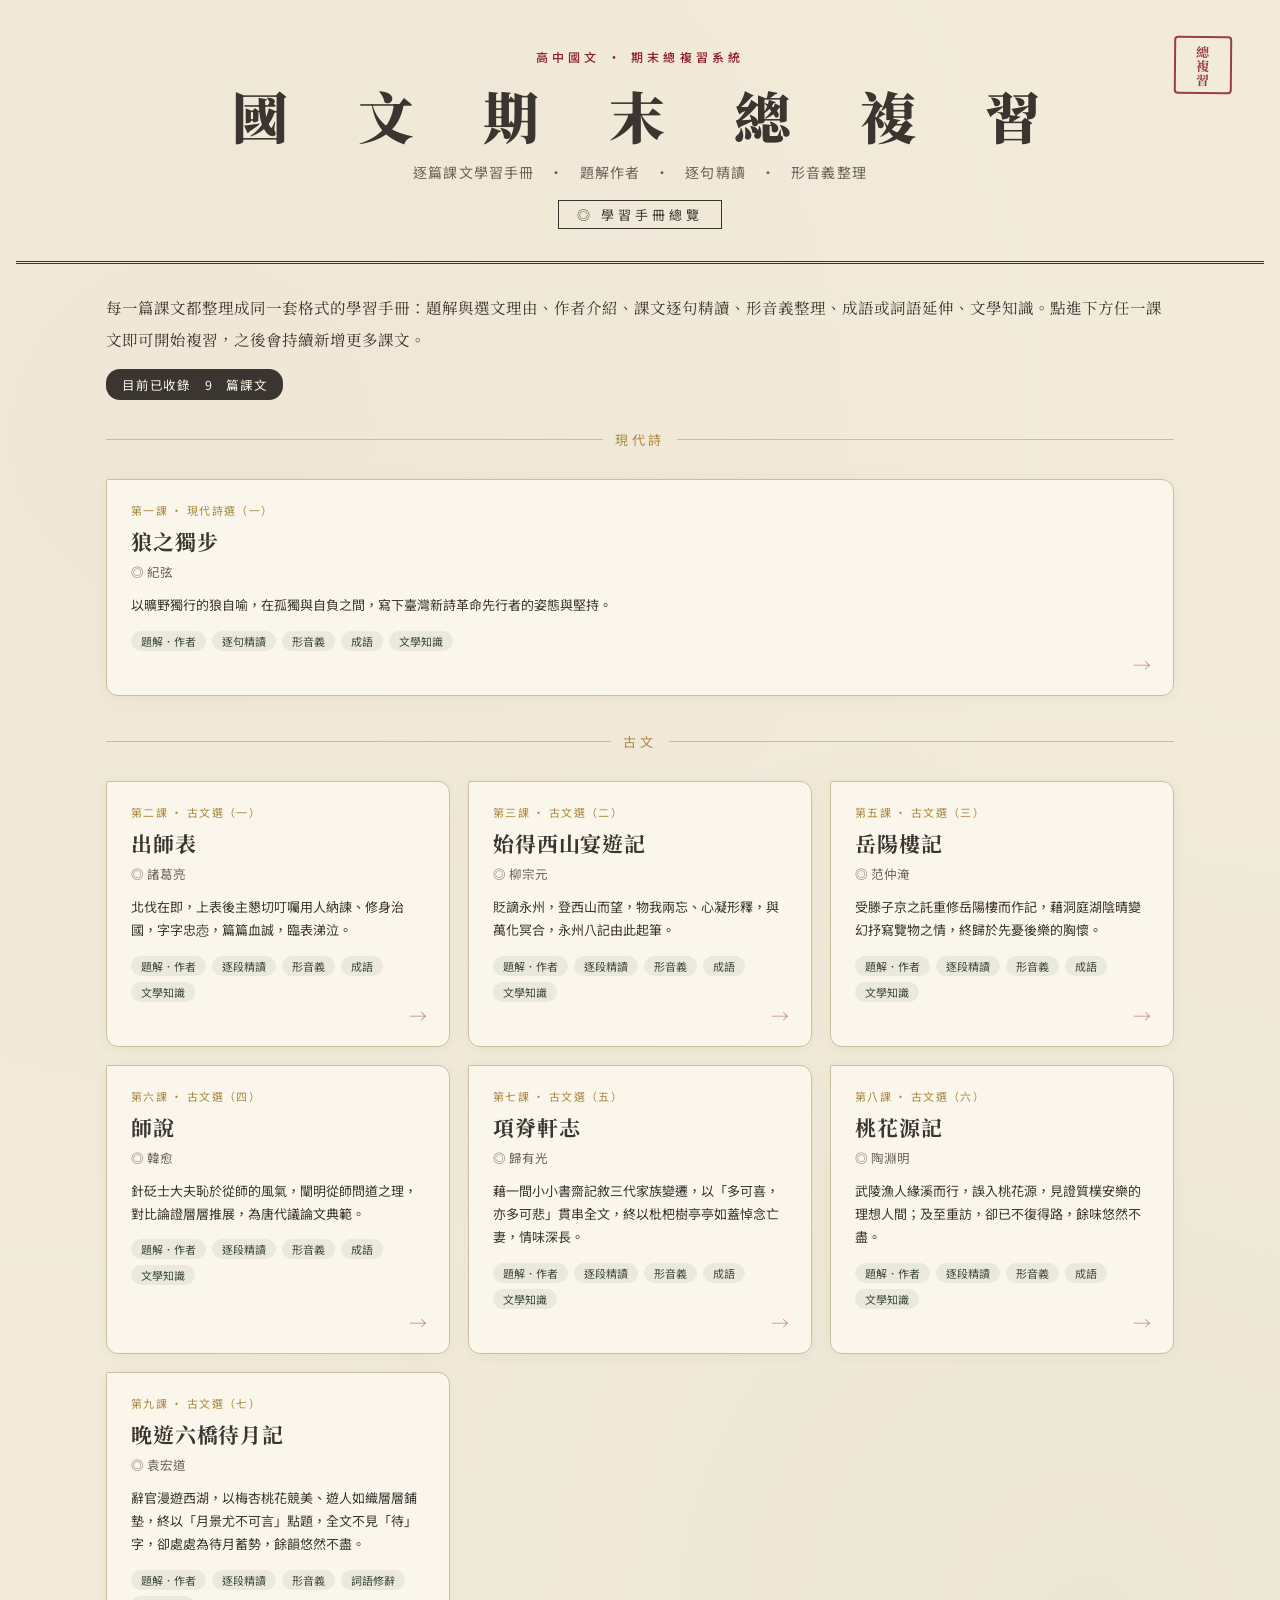
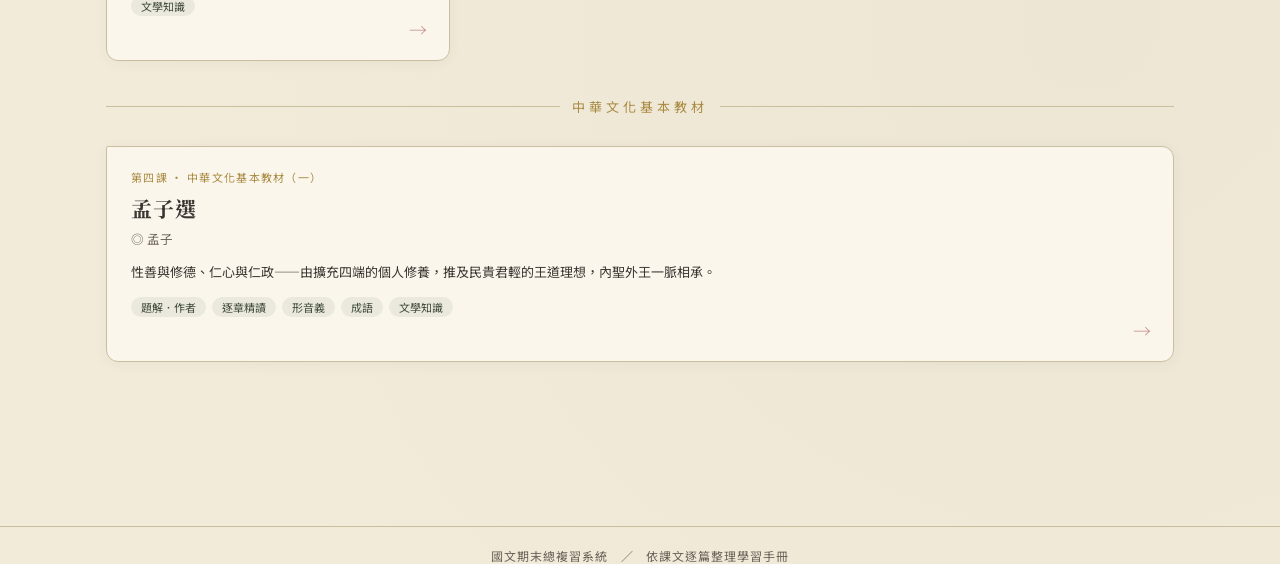
<file: index.html>
<!DOCTYPE html>
<html lang="zh-Hant">
<head>
<meta charset="UTF-8">
<meta name="viewport" content="width=device-width, initial-scale=1.0">
<link rel="icon" href="data:image/svg+xml,<svg xmlns=%22http://www.w3.org/2000/svg%22 viewBox=%220 0 100 100%22><text y=%22.9em%22 font-size=%2290%22>📚</text></svg>">
<title>國文期末總複習｜學習手冊總覽</title>
<link rel="preconnect" href="https://fonts.googleapis.com">
<link href="https://fonts.googleapis.com/css2?family=Noto+Serif+TC:wght@400;500;600;700;900&family=Noto+Sans+TC:wght@300;400;500;600&family=Noto+Serif+SC:ital@0;1&display=swap" rel="stylesheet">
<link rel="stylesheet" href="assets/style.css">
</head>
<body>

<header class="masthead">
  <div class="seal-mark">總複習</div>
  <div class="eyebrow">高中國文 · 期末總複習系統</div>
  <h1>國　文　期　末　總　複　習</h1>
  <div class="sub">逐篇課文學習手冊　·　題解作者　·　逐句精讀　·　形音義整理</div>
  <div class="author-tag">◎ 學習手冊總覽</div>
</header>

<div class="shell">

  <div class="prose hub-intro">
    <p>每一篇課文都整理成同一套格式的學習手冊：題解與選文理由、作者介紹、課文逐句精讀、形音義整理、成語或詞語延伸、文學知識。點進下方任一課文即可開始複習，之後會持續新增更多課文。</p>
  </div>

  <div class="theme-strip">
    <span class="theme-pill">目前已收錄　9　篇課文</span>
  </div>

  <div class="divider-seal"><span>現代詩</span></div>

  <div class="lesson-grid">
    <a class="lesson-card" href="lessons/wolf-solitary-walk.html">
      <div class="lc-num">第一課 · 現代詩選（一）</div>
      <h3>狼之獨步</h3>
      <div class="lc-author">◎ 紀弦</div>
      <div class="lc-desc">以曠野獨行的狼自喻，在孤獨與自負之間，寫下臺灣新詩革命先行者的姿態與堅持。</div>
      <div class="lc-tags">
        <span>題解．作者</span>
        <span>逐句精讀</span>
        <span>形音義</span>
        <span>成語</span>
        <span>文學知識</span>
      </div>
      <div class="lc-arrow">→</div>
    </a>
  </div>

  <div class="divider-seal"><span>古文</span></div>

  <div class="lesson-grid">
    <a class="lesson-card" href="lessons/chu-shi-biao.html">
      <div class="lc-num">第二課 · 古文選（一）</div>
      <h3>出師表</h3>
      <div class="lc-author">◎ 諸葛亮</div>
      <div class="lc-desc">北伐在即，上表後主懇切叮囑用人納諫、修身治國，字字忠悫，篇篇血誠，臨表涕泣。</div>
      <div class="lc-tags">
        <span>題解．作者</span>
        <span>逐段精讀</span>
        <span>形音義</span>
        <span>成語</span>
        <span>文學知識</span>
      </div>
      <div class="lc-arrow">→</div>
    </a>
    <a class="lesson-card" href="lessons/shi-de-xi-shan-yan-you-ji.html">
      <div class="lc-num">第三課 · 古文選（二）</div>
      <h3>始得西山宴遊記</h3>
      <div class="lc-author">◎ 柳宗元</div>
      <div class="lc-desc">貶謫永州，登西山而望，物我兩忘、心凝形釋，與萬化冥合，永州八記由此起筆。</div>
      <div class="lc-tags">
        <span>題解．作者</span>
        <span>逐段精讀</span>
        <span>形音義</span>
        <span>成語</span>
        <span>文學知識</span>
      </div>
      <div class="lc-arrow">→</div>
    </a>
    <a class="lesson-card" href="lessons/yue-yang-lou-ji.html">
      <div class="lc-num">第五課 · 古文選（三）</div>
      <h3>岳陽樓記</h3>
      <div class="lc-author">◎ 范仲淹</div>
      <div class="lc-desc">受滕子京之託重修岳陽樓而作記，藉洞庭湖陰晴變幻抒寫覽物之情，終歸於先憂後樂的胸懷。</div>
      <div class="lc-tags">
        <span>題解．作者</span>
        <span>逐段精讀</span>
        <span>形音義</span>
        <span>成語</span>
        <span>文學知識</span>
      </div>
      <div class="lc-arrow">→</div>
    </a>
    <a class="lesson-card" href="lessons/shi-shuo.html">
      <div class="lc-num">第六課 · 古文選（四）</div>
      <h3>師說</h3>
      <div class="lc-author">◎ 韓愈</div>
      <div class="lc-desc">針砭士大夫恥於從師的風氣，闡明從師問道之理，對比論證層層推展，為唐代議論文典範。</div>
      <div class="lc-tags">
        <span>題解．作者</span>
        <span>逐段精讀</span>
        <span>形音義</span>
        <span>成語</span>
        <span>文學知識</span>
      </div>
      <div class="lc-arrow">→</div>
    </a>
    <a class="lesson-card" href="lessons/xiang-ji-xuan-zhi.html">
      <div class="lc-num">第七課 · 古文選（五）</div>
      <h3>項脊軒志</h3>
      <div class="lc-author">◎ 歸有光</div>
      <div class="lc-desc">藉一間小小書齋記敘三代家族變遷，以「多可喜，亦多可悲」貫串全文，終以枇杷樹亭亭如蓋悼念亡妻，情味深長。</div>
      <div class="lc-tags">
        <span>題解．作者</span>
        <span>逐段精讀</span>
        <span>形音義</span>
        <span>成語</span>
        <span>文學知識</span>
      </div>
      <div class="lc-arrow">→</div>
    </a>
    <a class="lesson-card" href="lessons/tao-hua-yuan-ji.html">
      <div class="lc-num">第八課 · 古文選（六）</div>
      <h3>桃花源記</h3>
      <div class="lc-author">◎ 陶淵明</div>
      <div class="lc-desc">武陵漁人緣溪而行，誤入桃花源，見證質樸安樂的理想人間；及至重訪，卻已不復得路，餘味悠然不盡。</div>
      <div class="lc-tags">
        <span>題解．作者</span>
        <span>逐段精讀</span>
        <span>形音義</span>
        <span>成語</span>
        <span>文學知識</span>
      </div>
      <div class="lc-arrow">→</div>
    </a>
    <a class="lesson-card" href="lessons/wan-you-liu-qiao-dai-yue-ji.html">
      <div class="lc-num">第九課 · 古文選（七）</div>
      <h3>晚遊六橋待月記</h3>
      <div class="lc-author">◎ 袁宏道</div>
      <div class="lc-desc">辭官漫遊西湖，以梅杏桃花競美、遊人如織層層鋪墊，終以「月景尤不可言」點題，全文不見「待」字，卻處處為待月蓄勢，餘韻悠然不盡。</div>
      <div class="lc-tags">
        <span>題解．作者</span>
        <span>逐段精讀</span>
        <span>形音義</span>
        <span>詞語修辭</span>
        <span>文學知識</span>
      </div>
      <div class="lc-arrow">→</div>
    </a>
  </div>

  <div class="divider-seal"><span>中華文化基本教材</span></div>

  <div class="lesson-grid">
    <a class="lesson-card" href="lessons/mengzi-xuan.html">
      <div class="lc-num">第四課 · 中華文化基本教材（一）</div>
      <h3>孟子選</h3>
      <div class="lc-author">◎ 孟子</div>
      <div class="lc-desc">性善與修德、仁心與仁政——由擴充四端的個人修養，推及民貴君輕的王道理想，內聖外王一脈相承。</div>
      <div class="lc-tags">
        <span>題解．作者</span>
        <span>逐章精讀</span>
        <span>形音義</span>
        <span>成語</span>
        <span>文學知識</span>
      </div>
      <div class="lc-arrow">→</div>
    </a>
  </div>

</div>

<div class="footer-note">國文期末總複習系統　／　依課文逐篇整理學習手冊</div>

</body>
</html>
</file>
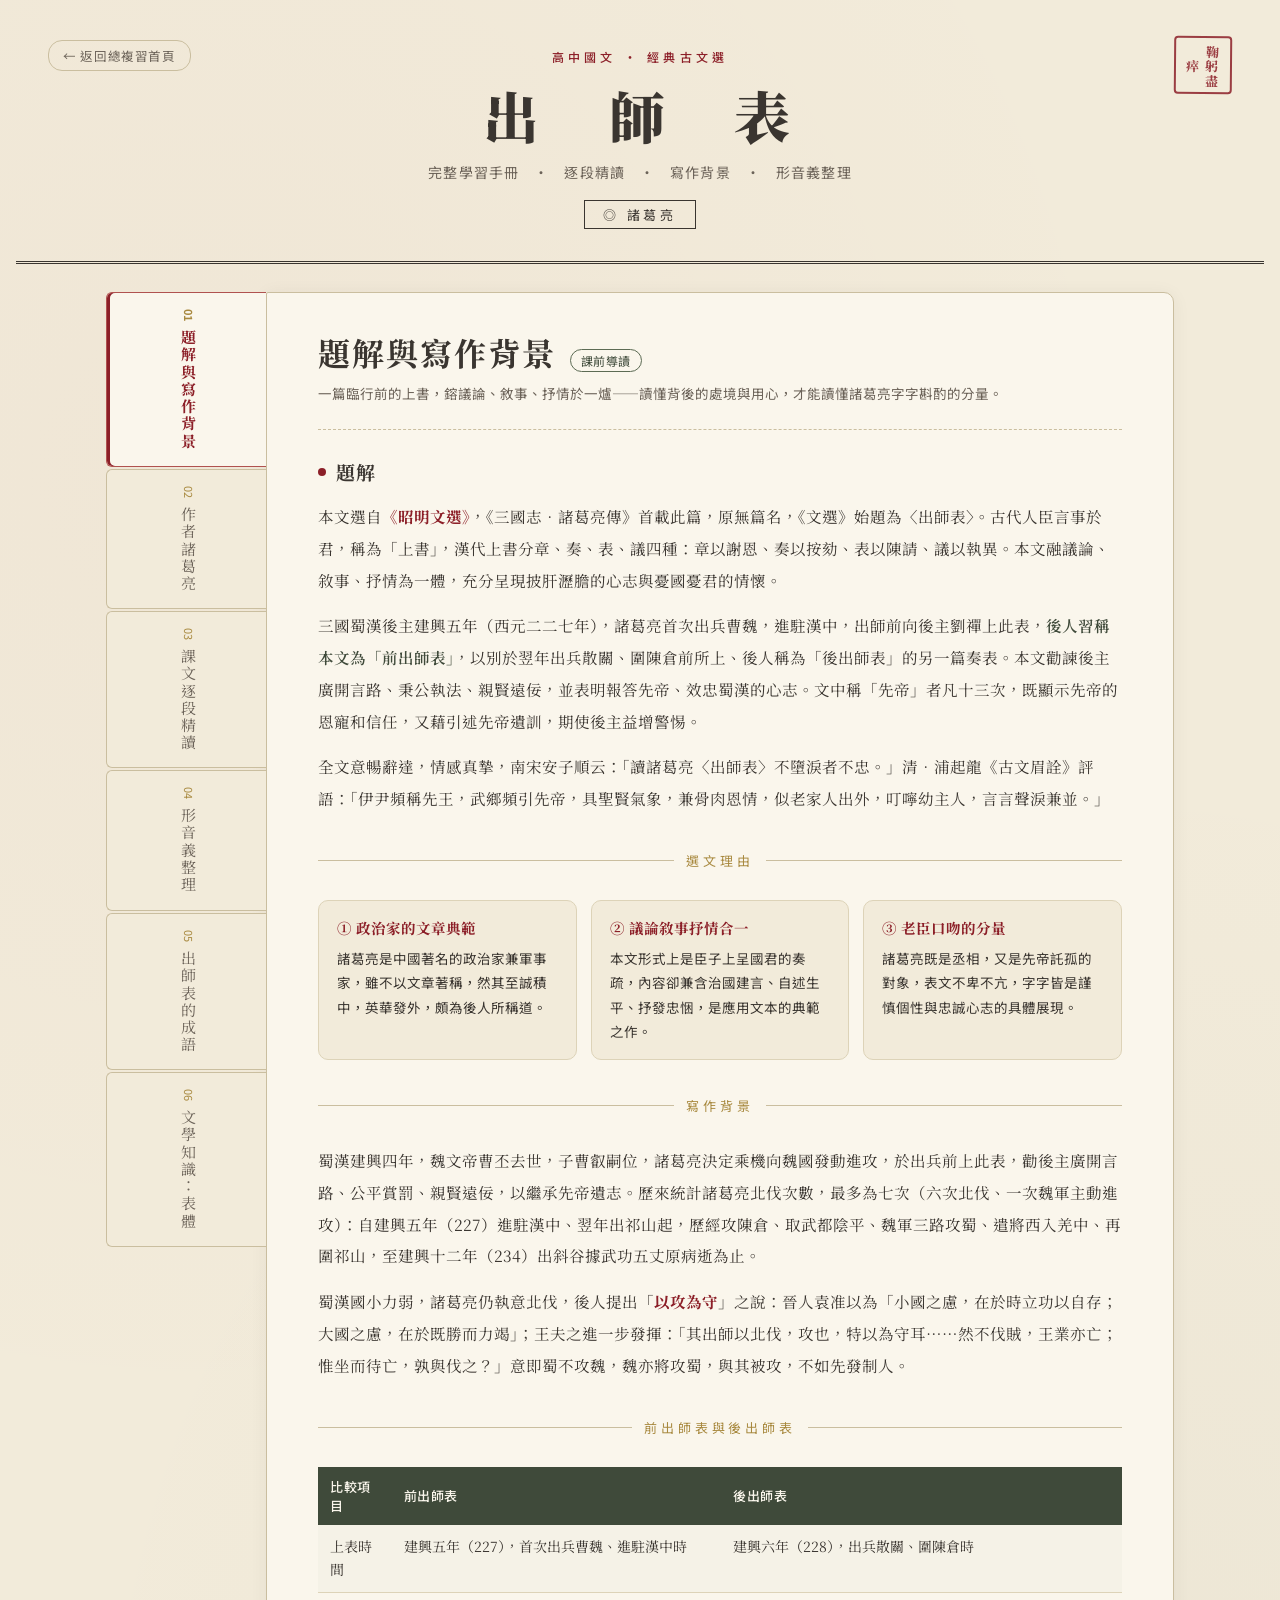
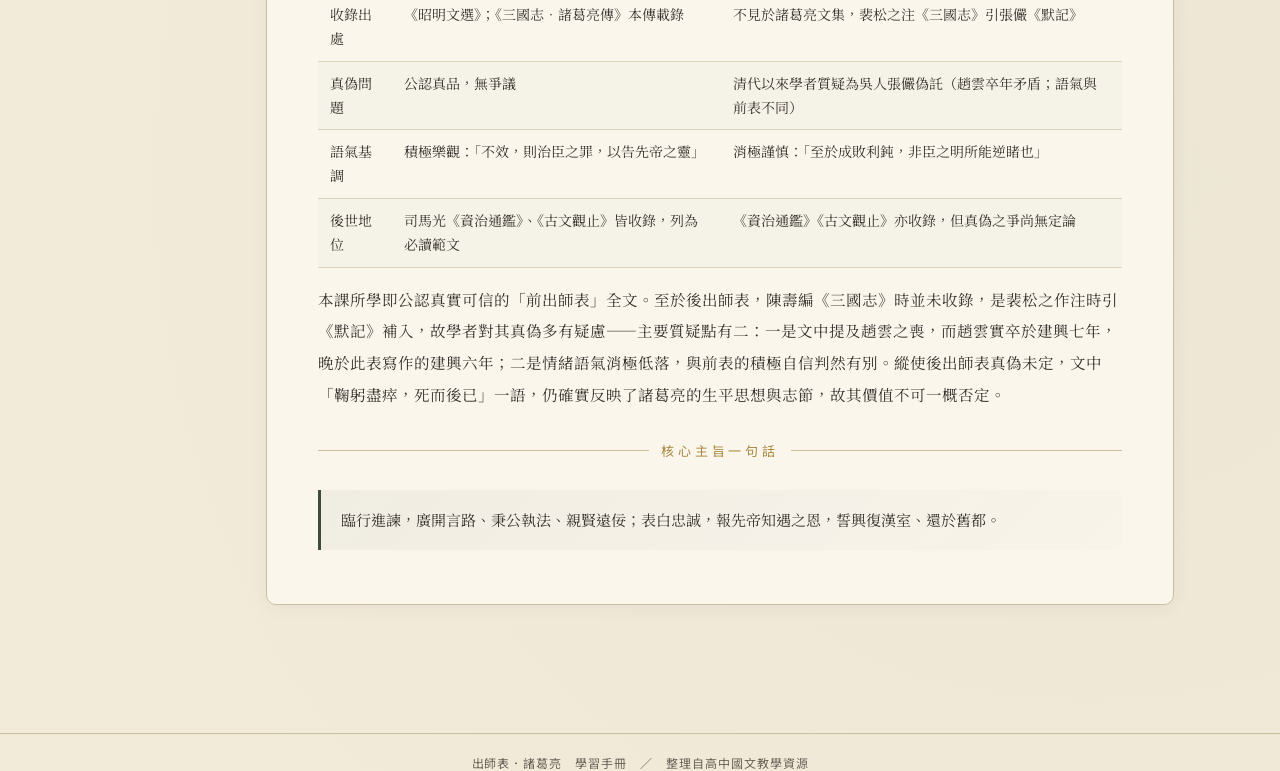
<file: lessons/chu-shi-biao.html>
<!DOCTYPE html>
<html lang="zh-Hant">
<head>
<meta charset="UTF-8">
<meta name="viewport" content="width=device-width, initial-scale=1.0">
<link rel="icon" href="data:image/svg+xml,<svg xmlns=%22http://www.w3.org/2000/svg%22 viewBox=%220 0 100 100%22><text y=%22.9em%22 font-size=%2290%22>📜</text></svg>">
<title>出師表｜諸葛亮 學習手冊</title>
<link rel="preconnect" href="https://fonts.googleapis.com">
<link href="https://fonts.googleapis.com/css2?family=Noto+Serif+TC:wght@400;500;600;700;900&family=Noto+Sans+TC:wght@300;400;500;600&family=Noto+Serif+SC:ital@0;1&display=swap" rel="stylesheet">
<link rel="stylesheet" href="../assets/style.css">
</head>
<body>

<header class="masthead">
  <a class="home-link" href="../index.html">← 返回總複習首頁</a>
  <div class="seal-mark">鞠躬盡瘁</div>
  <div class="eyebrow">高中國文 · 經典古文選</div>
  <h1>出　師　表</h1>
  <div class="sub">完整學習手冊　·　逐段精讀　·　寫作背景　·　形音義整理</div>
  <div class="author-tag">◎ 諸葛亮</div>
</header>

<div class="shell">
  <div class="layout">

    <!-- TAB RAIL -->
    <nav class="tab-rail" id="tabRail">
      <button class="tab-btn active" data-tab="t1"><span class="num">01</span>題解與寫作背景</button>
      <button class="tab-btn" data-tab="t2"><span class="num">02</span>作者諸葛亮</button>
      <button class="tab-btn" data-tab="t3"><span class="num">03</span>課文逐段精讀</button>
      <button class="tab-btn" data-tab="t4"><span class="num">04</span>形音義整理</button>
      <button class="tab-btn" data-tab="t5"><span class="num">05</span>出師表的成語</button>
      <button class="tab-btn" data-tab="t6"><span class="num">06</span>文學知識：表體</button>
    </nav>

    <!-- PANELS -->
    <div class="panel-wrap">

      <!-- ========== PANEL 1：題解與寫作背景 ========== -->
      <section class="panel active" id="t1">
        <div class="panel-title"><h2>題解與寫作背景</h2><span class="tag">課前導讀</span></div>
        <p class="panel-desc">一篇臨行前的上書，鎔議論、敘事、抒情於一爐——讀懂背後的處境與用心，才能讀懂諸葛亮字字斟酌的分量。</p>

        <div class="block">
          <div class="block-head"><span class="dot"></span><h3>題解</h3></div>
          <div class="prose">
            <p>本文選自<strong>《昭明文選》</strong>，《三國志．諸葛亮傳》首載此篇，原無篇名，《文選》始題為〈出師表〉。古代人臣言事於君，稱為「上書」，漢代上書分章、奏、表、議四種：章以謝恩、奏以按劾、表以陳請、議以執異。本文融議論、敘事、抒情為一體，充分呈現披肝瀝膽的心志與憂國憂君的情懷。</p>
            <p>三國蜀漢後主建興五年（西元二二七年），諸葛亮首次出兵曹魏，進駐漢中，出師前向後主劉禪上此表，<span class="pine">後人習稱本文為「前出師表」</span>，以別於翌年出兵散關、圍陳倉前所上、後人稱為「後出師表」的另一篇奏表。本文勸諫後主廣開言路、秉公執法、親賢遠佞，並表明報答先帝、效忠蜀漢的心志。文中稱「先帝」者凡十三次，既顯示先帝的恩寵和信任，又藉引述先帝遺訓，期使後主益增警惕。</p>
            <p>全文意暢辭達，情感真摯，南宋安子順云：「讀諸葛亮〈出師表〉不墮淚者不忠。」清．浦起龍《古文眉詮》評語：「伊尹頻稱先王，武鄉頻引先帝，具聖賢氣象，兼骨肉恩情，似老家人出外，叮嚀幼主人，言言聲淚兼並。」</p>
          </div>
        </div>

        <div class="divider-seal"><span>選文理由</span></div>
        <div class="block">
          <div class="card-grid">
            <div class="mini-card">
              <h5>① 政治家的文章典範</h5>
              <p>諸葛亮是中國著名的政治家兼軍事家，雖不以文章著稱，然其至誠積中，英華發外，頗為後人所稱道。</p>
            </div>
            <div class="mini-card">
              <h5>② 議論敘事抒情合一</h5>
              <p>本文形式上是臣子上呈國君的奏疏，內容卻兼含治國建言、自述生平、抒發忠悃，是應用文本的典範之作。</p>
            </div>
            <div class="mini-card">
              <h5>③ 老臣口吻的分量</h5>
              <p>諸葛亮既是丞相，又是先帝託孤的對象，表文不卑不亢，字字皆是謹慎個性與忠誠心志的具體展現。</p>
            </div>
          </div>
        </div>

        <div class="divider-seal"><span>寫作背景</span></div>
        <div class="block">
          <div class="prose">
            <p>蜀漢建興四年，魏文帝曹丕去世，子曹叡嗣位，諸葛亮決定乘機向魏國發動進攻，於出兵前上此表，勸後主廣開言路、公平賞罰、親賢遠佞，以繼承先帝遺志。歷來統計諸葛亮北伐次數，最多為七次（六次北伐、一次魏軍主動進攻）：自建興五年（227）進駐漢中、翌年出祁山起，歷經攻陳倉、取武都陰平、魏軍三路攻蜀、遣將西入羌中、再圍祁山，至建興十二年（234）出斜谷據武功五丈原病逝為止。</p>
            <p>蜀漢國小力弱，諸葛亮仍執意北伐，後人提出「<strong>以攻為守</strong>」之說：晉人袁准以為「小國之慮，在於時立功以自存；大國之慮，在於既勝而力竭」；王夫之進一步發揮：「其出師以北伐，攻也，特以為守耳……然不伐賊，王業亦亡；惟坐而待亡，孰與伐之？」意即蜀不攻魏，魏亦將攻蜀，與其被攻，不如先發制人。</p>
          </div>
        </div>

        <div class="divider-seal"><span>前出師表與後出師表</span></div>
        <div class="tbl-wrap">
          <table class="data-tbl">
            <tr><th>比較項目</th><th>前出師表</th><th>後出師表</th></tr>
            <tr><td>上表時間</td><td>建興五年（227），首次出兵曹魏、進駐漢中時</td><td>建興六年（228），出兵散關、圍陳倉時</td></tr>
            <tr><td>收錄出處</td><td>《昭明文選》；《三國志．諸葛亮傳》本傳載錄</td><td>不見於諸葛亮文集，裴松之注《三國志》引張儼《默記》</td></tr>
            <tr><td>真偽問題</td><td>公認真品，無爭議</td><td>清代以來學者質疑為吳人張儼偽託（趙雲卒年矛盾；語氣與前表不同）</td></tr>
            <tr><td>語氣基調</td><td>積極樂觀：「不效，則治臣之罪，以告先帝之靈」</td><td>消極謹慎：「至於成敗利鈍，非臣之明所能逆睹也」</td></tr>
            <tr><td>後世地位</td><td>司馬光《資治通鑑》、《古文觀止》皆收錄，列為必讀範文</td><td>《資治通鑑》《古文觀止》亦收錄，但真偽之爭尚無定論</td></tr>
          </table>
        </div>
        <div class="prose" style="margin-top:14px;">
          <p>本課所學即公認真實可信的「前出師表」全文。至於後出師表，陳壽編《三國志》時並未收錄，是裴松之作注時引《默記》補入，故學者對其真偽多有疑慮——主要質疑點有二：一是文中提及趙雲之喪，而趙雲實卒於建興七年，晚於此表寫作的建興六年；二是情緒語氣消極低落，與前表的積極自信判然有別。縱使後出師表真偽未定，文中「鞠躬盡瘁，死而後已」一語，仍確實反映了諸葛亮的生平思想與志節，故其價值不可一概否定。</p>
        </div>

        <div class="divider-seal"><span>核心主旨一句話</span></div>
        <div class="quote-card">
          臨行進諫，廣開言路、秉公執法、親賢遠佞；表白忠誠，報先帝知遇之恩，誓興復漢室、還於舊都。
        </div>
      </section>

      <!-- ========== PANEL 2：作者諸葛亮 ========== -->
      <section class="panel" id="t2">
        <div class="panel-title"><h2>作者：諸葛亮</h2><span class="tag">生平與文學主張</span></div>
        <p class="panel-desc">字孔明，琅邪陽都人。生於東漢靈帝光和四年（181），卒於蜀漢後主建興十二年（234），年五十四，諡忠武侯。</p>

        <div class="theme-strip">
          <span class="theme-pill">字孔明</span>
          <span class="theme-pill">自比管仲、樂毅</span>
          <span class="theme-pill">隆中對策</span>
          <span class="theme-pill">兩朝開濟老臣心</span>
          <span class="theme-pill">諡忠武侯</span>
        </div>

        <div class="block">
          <div class="block-head"><span class="dot"></span><h3>四個人生階段 <small>躬耕 → 託孤 → 平蠻 → 北伐</small></h3></div>
          <div class="timeline">
            <div class="tl-item">
              <div class="tl-period">躬耕隴畝，隆中對策</div>
              <h4>三顧茅廬，提出隆中對</h4>
              <div class="tl-body">
                <p>諸葛亮早年喪父，隨叔父諸葛玄依附荊州牧劉表，後隱居南陽隆中，躬耕隴畝而留心世事，每以管仲、樂毅自比。建安十二年（207），劉備在徐庶推薦下三顧茅廬，諸葛亮提出有名的「隆中對」，分析天下形勢，劉備欣然接受。</p>
              </div>
            </div>
            <div class="tl-item">
              <div class="tl-period">敗軍危難，劉備託孤</div>
              <h4>赤壁之戰，三分天下</h4>
              <div class="tl-body">
                <p>建安十三年（208），曹操南下襲荊州，劉備兵敗當陽長坂坡。諸葛亮親赴柴桑說服孫權聯合抗曹，孫劉聯軍於赤壁大破曹軍，形成三分天下之勢。劉備兵敗猇亭，憂憤而逝，臨終託孤於諸葛亮，諸葛亮受封武鄉侯，總理軍政。</p>
              </div>
            </div>
            <div class="tl-item">
              <div class="tl-period">深入不毛，平定南蠻</div>
              <h4>南征孟獲，鞏固後方</h4>
              <div class="tl-body">
                <p>劉備病故後，諸葛亮對外修好孫吳，對內採「攻心為上，攻城為下」的戰略，親率大軍南渡瀘水深入雲貴，降伏南蠻領袖孟獲，使西南諸郡成為蜀國鞏固的後方，解除北伐前的內顧之憂。</p>
              </div>
            </div>
            <div class="tl-item">
              <div class="tl-period">誓師北伐，鞠躬盡瘁</div>
              <h4>六出祁山，病逝五丈原</h4>
              <div class="tl-body">
                <p>南方既定，諸葛亮整頓蜀國內政、立法定律，並改良連弩、發明木牛流馬以彌補國小兵少的缺陷。自二二八年至二三四年，先後親率蜀軍北攻曹魏，屢遇司馬懿而無功而返。建興十二年（234）八月，積勞成疾，病逝於五丈原軍營，終年五十四歲。</p>
              </div>
            </div>
          </div>
        </div>

        <div class="divider-seal"><span>文學主張與成就</span></div>
        <div class="block">
          <div class="card-grid">
            <div class="mini-card">
              <h5>① 寧靜致遠，儉以養廉</h5>
              <p>〈誡子書〉：「非澹泊無以明志，非寧靜無以致遠。」諸葛亮一生生活儉樸，臨終前自陳家無餘財，身故後果然如其所言。</p>
            </div>
            <div class="mini-card">
              <h5>② 凡事躬親，心懸蜀漢</h5>
              <p>自二十七歲隨劉備征戰到輔佐劉禪，終生奉行興復漢室之志，為政開誠布公、賞罰嚴明，被譽為中國歷史上最傑出的宰相。</p>
            </div>
            <div class="mini-card">
              <h5>③ 盱衡全局，隨機應變</h5>
              <p>赤壁之戰聯吳抗曹、南征採「攻心」戰術七縱七擒孟獲，皆展現其作為軍師的睿智遠謀與因勢制宜的統馭彈性。</p>
            </div>
          </div>
          <div class="quote-card" style="margin-top:16px;">
            <strong>《三國志》評：</strong>「終於邦域之內，咸畏而愛之，刑政雖峻而無怨者，以其用心平而勸戒明也。可謂識治之良才，管、蕭之亞匹矣。」
            <cite>語譯：終於使全國百姓都敬畏他、愛戴他，刑罰雖嚴厲卻無人埋怨，因為他用心公平、勸導明確；可說是有見識、懂政治的良才，足以和管仲、蕭何相匹敵。</cite>
          </div>
        </div>

        <div class="divider-seal"><span>名言與後世讚頌</span></div>
        <div class="quote-card">
          「鞠躬盡瘁，死而後已」——出自後出師表，後人視為其志節之證。<br>
          杜甫〈蜀相〉：「三顧頻煩天下計，兩朝開濟老臣心。出師未捷身先死，長使英雄淚滿襟。」<br>
          陸游〈書憤〉：「出師一表真名世，千載誰堪伯仲間。」<br>
          文天祥〈正氣歌〉：「或為出師表，鬼神泣壯烈。」
        </div>

        <div class="divider-seal"><span>孔明二三事</span></div>
        <div class="block">
          <div class="accordion-item">
            <div class="accordion-head" onclick="toggleAcc(this)">① 器物製作：連弩、木牛、流馬、八陣圖 <span class="arrow">▸</span></div>
            <div class="accordion-body">
              <p>《三國志》載：「亮性長於巧思，損益連弩，木牛、流馬，皆出其意；推演兵法，作八陣圖，咸得其要云。」相傳諸葛連弩可一次發射十支鐵弩箭；木牛、流馬皆為改良的運輸工具，木牛「人行六尺，牛行四步」，流馬可載四石六斗、日行二十里，皆為彌補蜀漢國小兵少而設計。八陣圖則是依地形、敵情臨機應變布置的陣法，唐代杜甫曾作詩〈八陣圖〉：「功蓋三分國，名成八陣圖。江流石不轉，遺恨失吞吳。」</p>
            </div>
          </div>
          <div class="accordion-item">
            <div class="accordion-head" onclick="toggleAcc(this)">② 樂不思蜀 <span class="arrow">▸</span></div>
            <div class="accordion-body">
              <p>蜀漢滅亡後，劉禪全家遷往洛陽。司馬昭設宴演蜀戲，旁人皆感慨落淚，劉禪卻談笑自如。司馬昭對賈充說：「人之無情，竟然到了這種地步，就是諸葛亮丞相活著，也未必能長久輔佐他，何況是姜維呢！」又問劉禪：「頗思蜀否？」劉禪答：「此間樂，不思蜀。」舊臣郤正教他改口應答「思念西方故土」，劉禪如法照說，司馬昭一聽便識破：「這怎麼好像是郤正的語氣呢？」劉禪驚訝承認，兩旁的人聽了都嗤笑不已。</p>
            </div>
          </div>
          <div class="accordion-item">
            <div class="accordion-head" onclick="toggleAcc(this)">③ 「劉禪」的「禪」該怎麼讀？ <span class="arrow">▸</span></div>
            <div class="accordion-body">
              <p>教育部《重編國語辭典修訂本》將「劉禪」的「禪」注為ㄔㄢˊ，恐有誤。「禪」音ㄔㄢˊ，與佛教有關，意為「意定」、「寂無他念」；音ㄕㄢˋ，則意為「禪讓」、「傳位」。劉禪字「公嗣」，「嗣」有繼承之意，與「禪讓傳位」相應，故「劉禪」的「禪」應讀為ㄕㄢˋ才正確。</p>
            </div>
          </div>
          <div class="accordion-item">
            <div class="accordion-head" onclick="toggleAcc(this)">④ 〈誡子書〉中的諸葛亮 <span class="arrow">▸</span></div>
            <div class="accordion-body">
              <p>「夫君子之行，靜以修身，儉以養德；非澹泊無以明志，非寧靜無以致遠。夫學須靜也，才須學也；非學無以廣才，非志無以成學。」諸葛亮告誡其子，寧靜方能修養身心、看清問題；節儉則能培養德行、不役於物質；同時須時時精進學習，立志增廣才德見聞。其私生活十分儉樸，曾上書劉禪自陳家有桑田，「無別調度，隨身衣食，悉仰於官」，死後果然「不使內有餘帛、外有贏財」。</p>
            </div>
          </div>
        </div>
      </section>

      <!-- ========== PANEL 3：課文逐段精讀 ========== -->
      <section class="panel" id="t3">
        <div class="panel-title"><h2>課文逐段精讀</h2><span class="tag">原文 · 注釋 · 語譯 · 賞析</span></div>
        <p class="panel-desc">全文四段，共六百餘字，先後十三次提到「先帝」、七次提到「陛下」，在反覆親切的呼喚聲中，鎔議論、敘事、抒情於一爐。</p>

        <div class="theme-strip">
          <span class="theme-pill">第一段｜剖析危局，廣開言路</span>
          <span class="theme-pill">第二段｜執法公平，不宜偏私</span>
          <span class="theme-pill">第三段｜推賢進能，親賢遠佞</span>
          <span class="theme-pill">第四段｜自述生平，表白忠誠</span>
        </div>

        <div class="prose-stage">

          <!-- 第一段 -->
          <div class="para-block">
            <div class="para-gist">段旨｜剖析蜀漢危急存亡的形勢，勸諫後主廣開言路、振奮士氣，以光先帝遺德。</div>
            <div class="original">
              臣亮言：先帝<span class="annot">1</span>創業未半，而中道崩殂<span class="annot">2</span>。今天下三分，益州<span class="annot">3</span>疲弊<span class="annot">4</span>，此誠危急存亡之秋<span class="annot">5</span>也。然侍衛之臣<span class="annot">6</span>，不懈於內<span class="annot">7</span>；忠志之士，忘身於外<span class="annot">8</span>者，蓋追先帝之殊遇<span class="annot">9</span>，欲報之於陛下也。誠宜開張聖聽<span class="annot">10</span>，以光先帝遺德，恢弘<span class="annot">11</span>志士之氣，不宜妄自菲薄<span class="annot">12</span>，引喻失義<span class="annot">13</span>，以塞忠諫之路也。
            </div>
            <div class="translation">
              <span class="label">語譯｜</span>臣諸葛亮上言：先帝創建大業尚未完成一半，就中途去世了。如今天下分成三國，我們益州地區人力財力疲乏困頓，這實在是危急存亡的緊要關頭啊。然而宮廷中侍衛的臣子不懈怠職守，朝廷外忠心的將士在邊疆奮不顧身，這是因為他們追念先帝的特殊厚遇，想要報答在陛下身上啊。陛下實在應該擴大聖明的聽聞，發揚光大先帝遺留下來的美德，振奮志士的氣節，不應隨意看輕自己、言談舉止不合道理，以致堵塞了忠言進諫的途徑。
            </div>
            <div class="anno-list">
              <div class="anno-item"><span class="anno-num">1</span><span class="anno-term">先帝：</span>指蜀漢昭烈帝劉備。先，稱已故的尊長。</div>
              <div class="anno-item"><span class="anno-num">2</span><span class="anno-term">崩殂：</span><span class="anno-pron">ㄘㄨˊ</span>半途逝世。崩，古時稱帝王之死；殂，死亡。</div>
              <div class="anno-item"><span class="anno-num">3</span><span class="anno-term">益州：</span>漢代十三州之一，今四川全省及陝西、貴州、雲南部分地區，此借指蜀漢。</div>
              <div class="anno-item"><span class="anno-num">4</span><span class="anno-term">疲弊：</span>困乏，指國家人力、財力不足。弊，通「敝」。</div>
              <div class="anno-item"><span class="anno-num">5</span><span class="anno-term">此誠危急存亡之秋：</span>這實在是生死存亡的緊要關頭。秋，時候。</div>
              <div class="anno-item"><span class="anno-num">6</span><span class="anno-term">侍衛之臣：</span>本指宮廷內的侍衛，這裡指皇帝身邊的大臣。</div>
              <div class="anno-item"><span class="anno-num">7</span><span class="anno-term">內：</span>指朝廷。</div>
              <div class="anno-item"><span class="anno-num">8</span><span class="anno-term">忘身於外：</span>在朝廷外捨身效命。外，泛指地方和邊疆。</div>
              <div class="anno-item"><span class="anno-num">9</span><span class="anno-term">殊遇：</span>特殊優厚的待遇，指恩寵、信任。</div>
              <div class="anno-item"><span class="anno-num">10</span><span class="anno-term">開張聖聽：</span>擴大聖君的見聞，廣泛聽取群臣意見。聖，尊稱天子，此指劉禪。</div>
              <div class="anno-item"><span class="anno-num">11</span><span class="anno-term">恢弘：</span>擴大、發揚。</div>
              <div class="anno-item"><span class="anno-num">12</span><span class="anno-term">妄自菲薄：</span><span class="anno-pron">ㄈㄟˇ</span>任意看輕自己。菲，輕視。</div>
              <div class="anno-item"><span class="anno-num">13</span><span class="anno-term">引喻失義：</span>引證譬喻不恰當。義，道理。</div>
            </div>
            <div class="commentary">
              <span class="label">賞析｜</span>文章開篇即指出「天下三分，益州疲弊」的危局，意在提高後主的危機意識，並為下文一系列建言奠定基礎；「侍衛之臣不懈於內，忠志之士忘身於外」皆因感念先帝殊遇，故欲報之於陛下。整段語氣不卑不亢，既顯示對先帝的孺慕之情，又寓含老臣的諄諄告誡，從慮事到措詞，無不體現諸葛亮一生謹慎的精神。修辭上「崩殂」「先帝」「妄自菲薄」皆屬鑲嵌（增字、同義複詞）。
            </div>
          </div>

          <!-- 第二段 -->
          <div class="para-block">
            <div class="para-gist">段旨｜由「宮中」與「府中」的一體性，拈出賞罰公平的為政要道。</div>
            <div class="original">
              宮中府中，俱為一體<span class="annot">14</span>，陟罰臧否<span class="annot">15</span>，不宜異同<span class="annot">16</span>。若有作姦犯科<span class="annot">17</span>，及為忠善者，宜付有司<span class="annot">18</span>，論其刑賞，以昭<span class="annot">19</span>陛下平明之理<span class="annot">20</span>，不宜偏私，使內外異法<span class="annot">21</span>也。
            </div>
            <div class="translation">
              <span class="label">語譯｜</span>宮廷中和丞相府中，本是一個整體，獎善懲惡，不應該有所不同。如果有為非作歹、觸犯法令的人，以及盡忠行善的人，都應該交給主管的官吏，評定他們應受的刑罰或獎賞，以彰顯陛下公正清明的治理，不應該偏私，使宮廷內外有不同的法度。
            </div>
            <div class="anno-list">
              <div class="anno-item"><span class="anno-num">14</span><span class="anno-term">宮中府中俱為一體：</span>皇帝宮廷和丞相府第在行政上是一體的，應有共同遵行的規範。</div>
              <div class="anno-item"><span class="anno-num">15</span><span class="anno-term">陟罰臧否：</span><span class="anno-pron">ㄓˋ／ㄗㄤ／ㄆㄧˇ</span>即「陟臧罰否」，賞善罰惡。陟，遷升、獎賞；臧，善；否，惡。</div>
              <div class="anno-item"><span class="anno-num">16</span><span class="anno-term">不宜異同：</span>不宜有別。異同為偏義複詞，詞義偏重於「異」。</div>
              <div class="anno-item"><span class="anno-num">17</span><span class="anno-term">作姦犯科：</span>為非作歹，觸犯法令。姦，通「奸」；科，法令。</div>
              <div class="anno-item"><span class="anno-num">18</span><span class="anno-term">有司：</span>主管的官吏，職有專司，故稱有司。</div>
              <div class="anno-item"><span class="anno-num">19</span><span class="anno-term">昭：</span>彰顯、表明。</div>
              <div class="anno-item"><span class="anno-num">20</span><span class="anno-term">平明之理：</span>公正開明的治理。</div>
              <div class="anno-item"><span class="anno-num">21</span><span class="anno-term">內外異法：</span>宮廷內和丞相府中有不同的法制。</div>
            </div>
            <div class="commentary">
              <span class="label">賞析｜</span>此段以「宮中府中，俱為一體」點出賞罰公平的為政要道，並反覆從正（宜）反（不宜）兩面曉諭後主。後來街亭失守，諸葛亮自請降官三級以示執法公允，正是「陟罰臧否，不宜異同」的具體實踐；日後劉禪寵信宦官黃皓，董允死後黃皓弄權誤國，則為「內外異法」之反例的歷史印證。「陟罰臧否」為交蹉語次（錯綜）；「俱為一體」屬鑲嵌。
            </div>
          </div>

          <!-- 第三段 -->
          <div class="para-block">
            <div class="para-gist">段旨｜闡明「親賢臣」與「親小人」的用人之道，並以先漢、後漢興衰為證。</div>
            <div class="original">
              侍中<span class="annot">22</span>、侍郎<span class="annot">23</span>郭攸之<span class="annot">24</span>、費禕<span class="annot">25</span>、董允<span class="annot">26</span>等，此皆良實<span class="annot">27</span>，志慮忠純<span class="annot">28</span>，是以先帝簡拔<span class="annot">29</span>以遺陛下。愚<span class="annot">30</span>以為宮中之事，事無大小，悉以咨<span class="annot">31</span>之，然後施行，必能裨補闕漏<span class="annot">32</span>，有所廣益。將軍向寵<span class="annot">33</span>，性行淑均<span class="annot">34</span>，曉暢<span class="annot">35</span>軍事，試用<span class="annot">36</span>於昔日，先帝稱之曰「能」，是以眾議舉寵為督<span class="annot">37</span>。愚以為營中之事，悉以咨之，必能使行陣<span class="annot">38</span>和睦，優劣得所<span class="annot">39</span>。親賢臣，遠<span class="annot">40</span>小人，此先漢<span class="annot">41</span>所以興隆也；親小人，遠賢臣，此後漢<span class="annot">42</span>所以傾頹也。先帝在時，每與臣論此事，未嘗不嘆息痛恨<span class="annot">43</span>於桓、靈<span class="annot">44</span>也。侍中<span class="annot">45</span>、尚書<span class="annot">46</span>、長史<span class="annot">47</span>、參軍<span class="annot">48</span>，此悉貞亮死節<span class="annot">49</span>之臣也，願陛下親之信之，則漢室之隆，可計日而待也。
            </div>
            <div class="translation">
              <span class="label">語譯｜</span>侍中郭攸之、費禕，侍郎董允等人，都是忠厚誠實、心志忠誠專一的人，因此先帝才挑選他們留給陛下任用。我認為宮廷中的事，無論大小，都應該詢問他們，然後再施行，這樣一定能補救缺失疏漏之處，獲得更多益處。將軍向寵，性情善良、行事公正，精通軍事，從前曾經試用過他，先帝稱讚他「有才能」，因此大家商議推舉他擔任中部督。我認為軍營中的事，都應該詢問他，這樣一定能使軍隊團結和睦，才能高低的人都能得到適當的安排。親近賢臣，疏遠小人，這是前漢興盛的原因；親近小人，疏遠賢臣，這是後漢衰敗的原因。先帝在世時，常常和我談論這件事，沒有一次不對桓帝、靈帝的所作所為感嘆痛心。侍中、尚書、長史、參軍這些人，都是忠貞誠信、能為節義而死的臣子，希望陛下能親近他們、信任他們，那麼漢室的興盛，便可以計算日子而等待到來了。
            </div>
            <div class="anno-list">
              <div class="anno-item"><span class="anno-num">22</span><span class="anno-term">侍中：</span>侍從皇帝左右的官員，掌管奏事、車馬、服飾等，此指郭攸之、費禕。</div>
              <div class="anno-item"><span class="anno-num">23</span><span class="anno-term">侍郎：</span>黃門侍郎，隨侍帝王、傳達意旨，此指董允。</div>
              <div class="anno-item"><span class="anno-num">24</span><span class="anno-term">郭攸之：</span><span class="anno-pron">ㄧㄡ</span>字演長，南陽人。</div>
              <div class="anno-item"><span class="anno-num">25</span><span class="anno-term">費禕：</span><span class="anno-pron">ㄧ</span>字文偉，江夏人。</div>
              <div class="anno-item"><span class="anno-num">26</span><span class="anno-term">董允：</span>字休昭，南郡人。</div>
              <div class="anno-item"><span class="anno-num">27</span><span class="anno-term">良實：</span>忠良信實。</div>
              <div class="anno-item"><span class="anno-num">28</span><span class="anno-term">志慮忠純：</span>心志忠誠，謀事專一。</div>
              <div class="anno-item"><span class="anno-num">29</span><span class="anno-term">簡拔：</span>挑選拔擢。</div>
              <div class="anno-item"><span class="anno-num">30</span><span class="anno-term">愚：</span>自稱之謙詞。</div>
              <div class="anno-item"><span class="anno-num">31</span><span class="anno-term">咨：</span>通「諮」，詢問、商量。</div>
              <div class="anno-item"><span class="anno-num">32</span><span class="anno-term">裨補闕漏：</span><span class="anno-pron">ㄅㄧˋ／ㄑㄩㄝ</span>補救缺失和疏漏。裨，彌補；闕，通「缺」。</div>
              <div class="anno-item"><span class="anno-num">33</span><span class="anno-term">向寵：</span>字巨違，襄陽人，劉備伐吳慘敗時所部折損最少，劉禪即位後封都亭侯。</div>
              <div class="anno-item"><span class="anno-num">34</span><span class="anno-term">性行淑均：</span>秉性善良，處事公正。淑，善；均，公正。</div>
              <div class="anno-item"><span class="anno-num">35</span><span class="anno-term">曉暢：</span>精通。</div>
              <div class="anno-item"><span class="anno-num">36</span><span class="anno-term">試用：</span>任用。試，與「用」同義。</div>
              <div class="anno-item"><span class="anno-num">37</span><span class="anno-term">督：</span>指中部督，統領宮廷禁衛部隊。</div>
              <div class="anno-item"><span class="anno-num">38</span><span class="anno-term">行陣：</span><span class="anno-pron">ㄏㄤˊ</span>軍伍的行列與陣法，此處指軍隊。</div>
              <div class="anno-item"><span class="anno-num">39</span><span class="anno-term">優劣得所：</span>按人才優劣，予以適當職位。所，引申為職位。</div>
              <div class="anno-item"><span class="anno-num">40</span><span class="anno-term">遠：</span><span class="anno-pron">ㄩㄢˋ</span>動詞，遠離。</div>
              <div class="anno-item"><span class="anno-num">41</span><span class="anno-term">先漢：</span>即西漢，此指西漢前期強盛之時。</div>
              <div class="anno-item"><span class="anno-num">42</span><span class="anno-term">後漢：</span>即東漢，此指東漢末葉衰微時期。</div>
              <div class="anno-item"><span class="anno-num">43</span><span class="anno-term">痛恨：</span>痛心遺憾。恨，遺憾。</div>
              <div class="anno-item"><span class="anno-num">44</span><span class="anno-term">桓靈：</span>東漢桓帝劉志、靈帝劉宏，皆昏庸無能，信任宦官、外戚，致政治腐敗，動搖國本。</div>
              <div class="anno-item"><span class="anno-num">45</span><span class="anno-term">侍中（第二次出現）：</span>此指郭攸之、費禕。</div>
              <div class="anno-item"><span class="anno-num">46</span><span class="anno-term">尚書：</span>協助皇帝處理政務的官員，此指陳震。</div>
              <div class="anno-item"><span class="anno-num">47</span><span class="anno-term">長史：</span><span class="anno-pron">ㄓㄤˇ</span>幕僚之長，此指張裔。</div>
              <div class="anno-item"><span class="anno-num">48</span><span class="anno-term">參軍：</span>掌軍事謀劃及文書，此指蔣琬。</div>
              <div class="anno-item"><span class="anno-num">49</span><span class="anno-term">貞亮死節：</span>忠貞信實，能為節義而死。亮，通「諒」，誠信。</div>
            </div>
            <div class="commentary">
              <span class="label">賞析｜</span>諸葛亮先薰陶郭攸之、費禕、董允、向寵等良臣，再以先漢、後漢興衰的對比作為論證依據，鄭重提出「親賢臣，遠小人」的用人之道。文中三次提及郭攸之等人：第一次推薦其忠純可信，第二次明確職分期其各盡其責，第三次則從反面立說，主張若失職怠慢必須責罰——足見諸葛亮賞罰嚴明、絕不護短的態度。「優劣得所」屬轉品（形容詞轉動詞）；「親賢臣，遠小人」對「先漢」「後漢」為映襯（對襯）。
            </div>
          </div>

          <!-- 第四段 -->
          <div class="para-block">
            <div class="para-gist">段旨｜自述生命三件重大抉擇，表明興復漢室之志，並勉後主諮諏善道、察納雅言。</div>
            <div class="original">
              <p>臣本布衣，躬耕於南陽，苟全性命於亂世，不求聞達於諸侯。先帝不以臣卑鄙<span class="annot">50</span>，猥自枉屈<span class="annot">51</span>，三顧<span class="annot">52</span>臣於草廬之中，諮臣以當世之事，由是感激<span class="annot">53</span>，遂許先帝以驅馳<span class="annot">54</span>。後值傾覆<span class="annot">55</span>，受任於敗軍之際，奉命於危難之間，爾來二十有一年矣<span class="annot">56</span>！</p>
              <p>先帝知臣謹慎，故臨崩寄臣以大事<span class="annot">57</span>也。受命以來，夙夜憂嘆<span class="annot">58</span>，恐託付不效<span class="annot">59</span>，以傷先帝之明。故五月渡瀘<span class="annot">60</span>，深入不毛<span class="annot">61</span>。今南方已定，兵甲<span class="annot">62</span>已足，當獎率三軍，北定中原，庶竭駑鈍<span class="annot">63</span>，攘除姦凶<span class="annot">64</span>，興復漢室，還於舊都<span class="annot">65</span>。此臣所以報先帝而忠陛下之職分也。至於斟酌損益<span class="annot">66</span>，進盡忠言，則攸之、禕、允之任也。</p>
              <p>願陛下託臣以討賊興復之效<span class="annot">67</span>，不效，則治臣之罪，以告先帝之靈。若無興德之言<span class="annot">68</span>，則責攸之、禕、允等之慢<span class="annot">69</span>，以彰其咎<span class="annot">70</span>。陛下亦宜自課<span class="annot">71</span>，以諮諏善道<span class="annot">72</span>，察納雅言<span class="annot">73</span>，深追先帝遺詔<span class="annot">74</span>，臣不勝受恩感激。今當遠離，臨表涕泣<span class="annot">75</span>，不知所云<span class="annot">76</span>。</p>
            </div>
            <div class="translation">
              <span class="label">語譯｜</span>我本是平民，在南陽親自耕種田地，只想在亂世中苟且保全性命，不奢求在諸侯面前顯揚名聲、求取功業。先帝不因為我身分卑微、見識淺陋，竟親自降低身分屈就前來，三次到草廬中拜訪我，向我詢問當世的大事，因此我深受感動，便答應為先帝奔走效力。後來遭逢戰事失利，我在軍隊潰敗之時接受重任，在危急艱難之際奉命行事，從那時以來已經二十一年了！<br><br>
              先帝知道我做事謹慎，所以臨終前把國家大事託付給我。自從接受遺命以來，我從早到晚憂慮歎息，惟恐辜負先帝的託付而不能成功，以致損傷先帝的聖明。所以五月渡過瀘水，深入不長草木的蠻荒之地。如今南方已經平定，兵員武器也已充足，應當勉勵統率三軍，北上平定中原，希望能竭盡自己平庸的才能，剷除姦邪兇惡之人，復興漢室，返回原來的都城洛陽。這是我用來報答先帝、效忠陛下應盡的職責。至於衡量事理的得失而加以興革，向陛下進獻忠言，那就是郭攸之、費禕、董允的責任了。<br><br>
              希望陛下能把討伐奸賊、復興漢室的任務交託給我，如果不能成功，就懲處我的罪過，以此告祭先帝的在天之靈。如果沒有聽到振興德政的建言，就應該責備郭攸之、費禕、董允等人的怠忽職守，以揭示他們的過錯。陛下也應該自我省察，詢求治國的良方，明察並接納正直的言論，深切追念先帝遺詔中的教誨。臣對先帝、陛下所受的恩德，感激不盡。如今即將遠離朝廷出征，面對這篇表文，我不禁流下眼淚，不知自己說了些什麼。
            </div>
            <div class="anno-list">
              <div class="anno-item"><span class="anno-num">50</span><span class="anno-term">卑鄙：</span>身分卑微、見識鄙陋，自謙之詞。</div>
              <div class="anno-item"><span class="anno-num">51</span><span class="anno-term">猥自枉屈：</span><span class="anno-pron">ㄨㄟˇ</span>委屈自己，貶低身分。</div>
              <div class="anno-item"><span class="anno-num">52</span><span class="anno-term">顧：</span>拜訪。</div>
              <div class="anno-item"><span class="anno-num">53</span><span class="anno-term">感激：</span>感動激奮。</div>
              <div class="anno-item"><span class="anno-num">54</span><span class="anno-term">驅馳：</span>奔走效力。</div>
              <div class="anno-item"><span class="anno-num">55</span><span class="anno-term">傾覆：</span>失敗，指建安十三年劉備於當陽長坂坡為曹操所敗，退保夏口之事。</div>
              <div class="anno-item"><span class="anno-num">56</span><span class="anno-term">爾來二十有一年：</span>諸葛亮自建安十二年（207）出仕，至建興五年（227）上表，前後共二十一年。有，通「又」。</div>
              <div class="anno-item"><span class="anno-num">57</span><span class="anno-term">臨崩寄臣以大事：</span>指劉備臨終時於白帝城託付諸葛亮輔助劉禪之事。</div>
              <div class="anno-item"><span class="anno-num">58</span><span class="anno-term">夙夜憂嘆：</span>從早到晚憂思感嘆。</div>
              <div class="anno-item"><span class="anno-num">59</span><span class="anno-term">不效：</span>不能成功。效，作動詞，成功。</div>
              <div class="anno-item"><span class="anno-num">60</span><span class="anno-term">五月渡瀘：</span>建興三年春，諸葛亮率軍南征，五月渡過瀘水，平定亂事。</div>
              <div class="anno-item"><span class="anno-num">61</span><span class="anno-term">不毛：</span>即「不毛之地」，荒瘠不能耕種的土地，此指蠻荒地區。</div>
              <div class="anno-item"><span class="anno-num">62</span><span class="anno-term">兵甲：</span>兵器鎧甲，泛指軍備。</div>
              <div class="anno-item"><span class="anno-num">63</span><span class="anno-term">庶竭駑鈍：</span><span class="anno-pron">ㄋㄨˊ</span>希望能竭盡自己平庸低劣的能力。庶，希望；駑鈍，自謙才能低劣。</div>
              <div class="anno-item"><span class="anno-num">64</span><span class="anno-term">攘除姦凶：</span><span class="anno-pron">ㄖㄤˇ</span>消滅奸惡之徒，此指消滅曹魏。</div>
              <div class="anno-item"><span class="anno-num">65</span><span class="anno-term">舊都：</span>指東漢首都洛陽。</div>
              <div class="anno-item"><span class="anno-num">66</span><span class="anno-term">斟酌損益：</span><span class="anno-pron">ㄓㄣ ㄓㄨㄛˊ</span>衡量事理，予以革除或興辦。</div>
              <div class="anno-item"><span class="anno-num">67</span><span class="anno-term">討賊興復之效：</span>討伐奸賊、興復漢室的任務。效，引申為任務。</div>
              <div class="anno-item"><span class="anno-num">68</span><span class="anno-term">若無興德之言：</span>倘若沒有增進德政、德行的嘉言。</div>
              <div class="anno-item"><span class="anno-num">69</span><span class="anno-term">慢：</span>怠慢、疏忽。</div>
              <div class="anno-item"><span class="anno-num">70</span><span class="anno-term">以彰其咎：</span><span class="anno-pron">ㄐㄧㄡˋ</span>用來表明他們的過失。</div>
              <div class="anno-item"><span class="anno-num">71</span><span class="anno-term">自課：</span>自我省察。</div>
              <div class="anno-item"><span class="anno-num">72</span><span class="anno-term">諮諏善道：</span><span class="anno-pron">ㄗ ㄗㄡ</span>詢問治國的良方。</div>
              <div class="anno-item"><span class="anno-num">73</span><span class="anno-term">雅言：</span>正直的言論。雅，正。</div>
              <div class="anno-item"><span class="anno-num">74</span><span class="anno-term">先帝遺詔：</span>劉備臨終誡劉禪之語，見《三國志．蜀書．先主傳》裴注引《諸葛亮集》：「勉之！勉之！勿以惡小而為之，勿以善小而不為。」</div>
              <div class="anno-item"><span class="anno-num">75</span><span class="anno-term">涕泣：</span>流淚。</div>
              <div class="anno-item"><span class="anno-num">76</span><span class="anno-term">不知所云：</span>不知所言為何，表示感慨至極。</div>
            </div>
            <div class="commentary">
              <span class="label">賞析｜</span>諸葛亮自敘「三顧茅廬」、「受任於敗軍之際」、「臨崩寄大事」三件生命中的重大抉擇，表明自己與蜀漢命運緊密相連、報先帝知遇之恩的心志；繼而以「攘除姦凶，興復漢室，還於舊都」自誓，並請後主「以告先帝之靈」為己立下軍令狀。全文稱「先帝」十三次，既抒發感恩戴德之情，亦藉先帝遺訓期勉後主自我省察。篇末「臨表涕泣，不知所云」八字，將老臣的忠悃表露無遺，故南宋安子順云：「讀諸葛亮〈出師表〉不墮淚者不忠。」「受任於敗軍之際」對「奉命於危難之間」為正對（事異義同）。
            </div>
          </div>

        </div>
      </section>

      <!-- ========== PANEL 4：形音義整理 ========== -->
      <section class="panel" id="t4">
        <div class="panel-title"><h2>形音義整理</h2><span class="tag">一字多義 · 字形辨正 · 古今義</span></div>
        <p class="panel-desc">本課最常考的是「率」字三義、「殂／菲／臧／攘」形近字辨正，以及謙詞、敬詞的整套用法。</p>

        <div class="block">
          <div class="block-head"><span class="dot"></span><h3>「率」字三義</h3></div>
          <div class="tbl-wrap">
            <table class="data-tbl">
              <tr><th>字義</th><th>例句</th></tr>
              <tr><td>帶領</td><td>當獎「率」三軍，北定中原；率妻子、邑人來此絕境，不復出焉（陶淵明〈桃花源記〉）</td></tr>
              <tr><td>輕浮、不細心</td><td>竟「率」意而鴉塗，莫自知其鳩拙云爾（張李德和〈畫菊自序〉）</td></tr>
              <tr><td>遵循</td><td>不愆不忘，「率」由舊章（《詩經．大雅．假樂》）</td></tr>
            </table>
          </div>
        </div>

        <div class="divider-seal"><span>字形辨正</span></div>
        <div class="tbl-wrap">
          <table class="data-tbl">
            <tr><th>正確字形</th><th>常見誤寫</th><th>例句</th></tr>
            <tr><td class="char">殂</td><td>阻</td><td>中道崩「殂」</td></tr>
            <tr><td class="char">菲</td><td>斐</td><td>價格不「菲」</td></tr>
            <tr><td class="char">臧</td><td>彰</td><td>人謀不「臧」</td></tr>
            <tr><td class="char">攘</td><td>壤</td><td>「攘」除姦凶</td></tr>
          </table>
        </div>

        <div class="divider-seal"><span>本課詞語古今義比較</span></div>
        <div class="tbl-wrap">
          <table class="data-tbl">
            <tr><th>詞語</th><th>古義</th><th>今義</th></tr>
            <tr><td>誠宜「開張」聖聽</td><td>擴大</td><td>商店開始營業</td></tr>
            <tr><td>妄自「菲薄」</td><td>輕視</td><td>微薄</td></tr>
            <tr><td>「曉暢」軍事</td><td>精通</td><td>指文章通順明白</td></tr>
            <tr><td>此先漢「所以」興隆也</td><td>何以、為何</td><td>表示結果的連詞</td></tr>
            <tr><td>未嘗不嘆息「痛恨」於桓、靈也</td><td>痛心遺憾</td><td>非常恨</td></tr>
            <tr><td>先帝不以臣「卑鄙」</td><td>身分卑微、見識鄙陋</td><td>品行惡劣</td></tr>
            <tr><td>「猥」自枉屈</td><td>有辱對方，謙詞</td><td>卑賤下流</td></tr>
            <tr><td>由是「感激」，遂許先帝以驅馳</td><td>感動激奮</td><td>衷心感謝</td></tr>
          </table>
        </div>

        <div class="divider-seal"><span>謙詞與敬詞</span></div>
        <div class="tbl-wrap">
          <table class="data-tbl">
            <tr><th>謙詞</th><th>例句</th></tr>
            <tr><td>愚</td><td>愚以為宮中之事，事無大小，悉以咨之（諸葛亮〈出師表〉）</td></tr>
            <tr><td>鄙</td><td>鄙人、鄙見</td></tr>
            <tr><td>忝</td><td>二十忝科名，「聞喜宴」獨不戴花（司馬光〈訓儉示康〉）</td></tr>
            <tr><td>辱</td><td>太尉苟以為可教而辱教之，又幸矣（蘇轍〈上樞密韓太尉書〉）</td></tr>
            <tr><td>僕</td><td>不假僕一二談也（丘遲〈與陳伯之書〉）</td></tr>
            <tr><td>微</td><td>願陛下矜愍愚誠，聽臣微志，庶劉僥倖（李密〈陳情表〉）</td></tr>
            <tr><td>駑鈍</td><td>庶竭駑鈍，攘除姦凶（諸葛亮〈出師表〉）</td></tr>
            <tr><td>不佞</td><td>惟仁惟孝，義勇奉公，以發揚種性，此則不佞之幟也（連橫〈臺灣通史序〉）</td></tr>
          </table>
        </div>
        <div class="tbl-wrap" style="margin-top:12px;">
          <table class="data-tbl">
            <tr><th>敬詞</th><th>例句</th></tr>
            <tr><td>陛下</td><td>願陛下託臣以討賊興復之效（諸葛亮〈出師表〉）</td></tr>
            <tr><td>殿下</td><td>中軍臨川殿下，明德茂親（丘遲〈與陳伯之書〉）</td></tr>
            <tr><td>足下</td><td>微之，微之，不見足下面已三年矣（白居易〈與元微之書〉）</td></tr>
            <tr><td>執事</td><td>若亡鄭而有益於君，敢以煩執事（《左傳．燭之武退秦師》）</td></tr>
            <tr><td>使君</td><td>使君自有婦，羅敷自有夫（〈陌上桑〉）</td></tr>
          </table>
        </div>

        <div class="divider-seal"><span>「以」字用法整理</span></div>
        <div class="prose">
          <p><strong>介詞：</strong></p>
          <p>① 表憑藉，譯作「用」「拿」「把」「憑」：諮臣「以」當世之事、託臣「以」討賊興復之效。</p>
          <p>② 表原因，譯作「因」「因為」：先帝不「以」臣卑鄙，猥自枉屈。</p>
          <p>③ 表時間、空間限制：受命「以」來，夙夜憂嘆。</p>
          <p><strong>連詞：</strong></p>
          <p>① 表目的，譯作「來」「為了」：誠宜開張聖聽，「以」光先帝遺德。</p>
          <p>② 表結果，譯作「因而」：不宜妄自菲薄，引喻失義，「以」塞忠諫之路也。</p>
        </div>
      </section>

      <!-- ========== PANEL 5：出師表的成語 ========== -->
      <section class="panel" id="t5">
        <div class="panel-title"><h2>出師表的成語與詞語</h2><span class="tag">本課重要成語</span></div>
        <p class="panel-desc">這些成語多出自諸葛亮的肺腑之言，使用時不妨留意其原始語境中的懇切與分量。</p>

        <div class="idiom-grid">
          <div class="idiom-card"><div class="word">妄自菲薄</div><div class="mean">任意看輕自己。</div></div>
          <div class="idiom-card"><div class="word">鞠躬盡瘁</div><div class="mean">不辭辛勞，盡力於國事，至死方休（全句作「鞠躬盡瘁，死而後已」）。</div></div>
          <div class="idiom-card"><div class="word">作姦犯科</div><div class="mean">為非作歹，觸犯法令。也作「作奸犯科」。</div></div>
          <div class="idiom-card"><div class="word">計日而待</div><div class="mean">等待的時日已屈指可數，指為期不遠。也作「計日而俟」。</div></div>
          <div class="idiom-card"><div class="word">陟罰臧否</div><div class="mean">即「陟臧罰否」，賞善罰惡。</div></div>
          <div class="idiom-card"><div class="word">裨補闕漏</div><div class="mean">補救缺失和疏漏。</div></div>
          <div class="idiom-card"><div class="word">人謀不臧</div><div class="mean">表示事情的失敗，乃由於人的謀劃不善所致。</div></div>
          <div class="idiom-card"><div class="word">三顧茅廬</div><div class="mean">比喻誠心誠意一再邀請、拜訪。典出劉備三顧諸葛亮於草廬之中。</div></div>
          <div class="idiom-card"><div class="word">不知所云</div><div class="mean">不知道自己說的是什麼，形容語言紊亂或情緒激動難以自持。</div></div>
        </div>
      </section>

      <!-- ========== PANEL 6：文學知識：表體 ========== -->
      <section class="panel" id="t6">
        <div class="panel-title"><h2>文學知識：表體與奏議文</h2><span class="tag">應用文本 · 寫作技巧</span></div>
        <p class="panel-desc">出師表在形式上是臣子上呈國君的奏疏，屬於應用文本，但內容兼含議論、記敘、抒情，是研究古代奏議文體的重要範本。</p>

        <div class="block">
          <div class="block-head"><span class="dot"></span><h3>國學知識：「表」</h3></div>
          <div class="prose">
            <p>「表」最早稱「敷奏」（向君王報告）。《昭明文選》三十七表下注：「表者，明也，標也。如物之標表，言標著事序，使之明白，以曉主上，得盡其忠，曰『表』。」進之天子稱「表」，進於諸侯稱「上疏」。</p>
            <p>《文心雕龍．章表》：「秦初定制，改書曰奏；漢定禮儀，則有四品，一曰章，二曰奏，三曰表，四曰議。章以謝恩，奏以按劾，表以陳請，議以執異。」漢、晉表皆為散體，懇惻至誠的表，往往成為古代散文的名篇。</p>
          </div>
        </div>

        <div class="divider-seal"><span>應用文本的分類</span></div>
        <div class="card-grid">
          <div class="mini-card"><h5>應用文本</h5><p>因應日常生活、人際往來與學習的需要，靈活運用各種表述方式而產生的實用性文本。</p></div>
          <div class="mini-card"><h5>議論文本</h5><p>以論點、論據、論證方式，表達對人、事、物看法的文本。</p></div>
          <div class="mini-card"><h5>記敘文本</h5><p>以人、事、時、地、物為敘寫對象的文本。</p></div>
          <div class="mini-card"><h5>抒情文本</h5><p>由主體出發，抒發對人、事、物、景之情感的文本。</p></div>
        </div>
        <div class="prose" style="margin-top:14px;">
          <p>出師表在形式上是應用文本（奏疏），內容卻兼具議論（廣開言路、執法公平、親賢遠佞的治國之道）、記敘（自述生平際遇）與抒情（披肝瀝膽的心志與憂國憂君的情懷），是三者鎔於一爐的代表作。</p>
        </div>

        <div class="divider-seal"><span>四項寫作技巧</span></div>
        <div class="card-grid">
          <div class="mini-card">
            <h5>① 用語不卑不亢</h5>
            <p>諸葛亮既是丞相，又受先帝託孤，表文既不訓斥，亦不卑下，言詞態度切合彼此關係。</p>
          </div>
          <div class="mini-card">
            <h5>② 結構嚴整有序</h5>
            <p>從「先帝創業未半」始，以「深追先帝遺詔」終；從「開張聖聽」起，以「察納雅言」收，思路連貫，層次清晰。</p>
          </div>
          <div class="mini-card">
            <h5>③ 敘事簡明扼要</h5>
            <p>就施政談賞罰分明、親賢遠佞；就陳志談殊遇、託孤、出征準備，皆簡明詳實，情理兼備。</p>
          </div>
          <div class="mini-card">
            <h5>④ 感情誠懇深摯</h5>
            <p>全文六百餘字，先後十三次提到「先帝」、七次提到「陛下」，反覆親切的呼喚中盡顯老臣忠悃。</p>
          </div>
        </div>

        <div class="divider-seal"><span>總評</span></div>
        <div class="quote-card">
          出師表鎔議論、敘事、抒情於一爐，足以啟愚矯頑。諸葛亮自敘「先帝知臣謹慎，故臨崩寄臣以大事也」，細玩全文，從慮事到措詞，無不體現「謹慎」的精神——這正是此表被譽為「至文」的重要原因。
          <cite>※ 清．浦起龍《古文眉詮》：「伊尹頻稱先王，武鄉頻引先帝，具聖賢氣象，兼骨肉恩情。」</cite>
        </div>
      </section>

    </div>
  </div>
</div>

<div class="footer-note">出師表．諸葛亮　學習手冊　／　整理自高中國文教學資源</div>

<script src="../assets/script.js"></script>

</body>
</html>
</file>
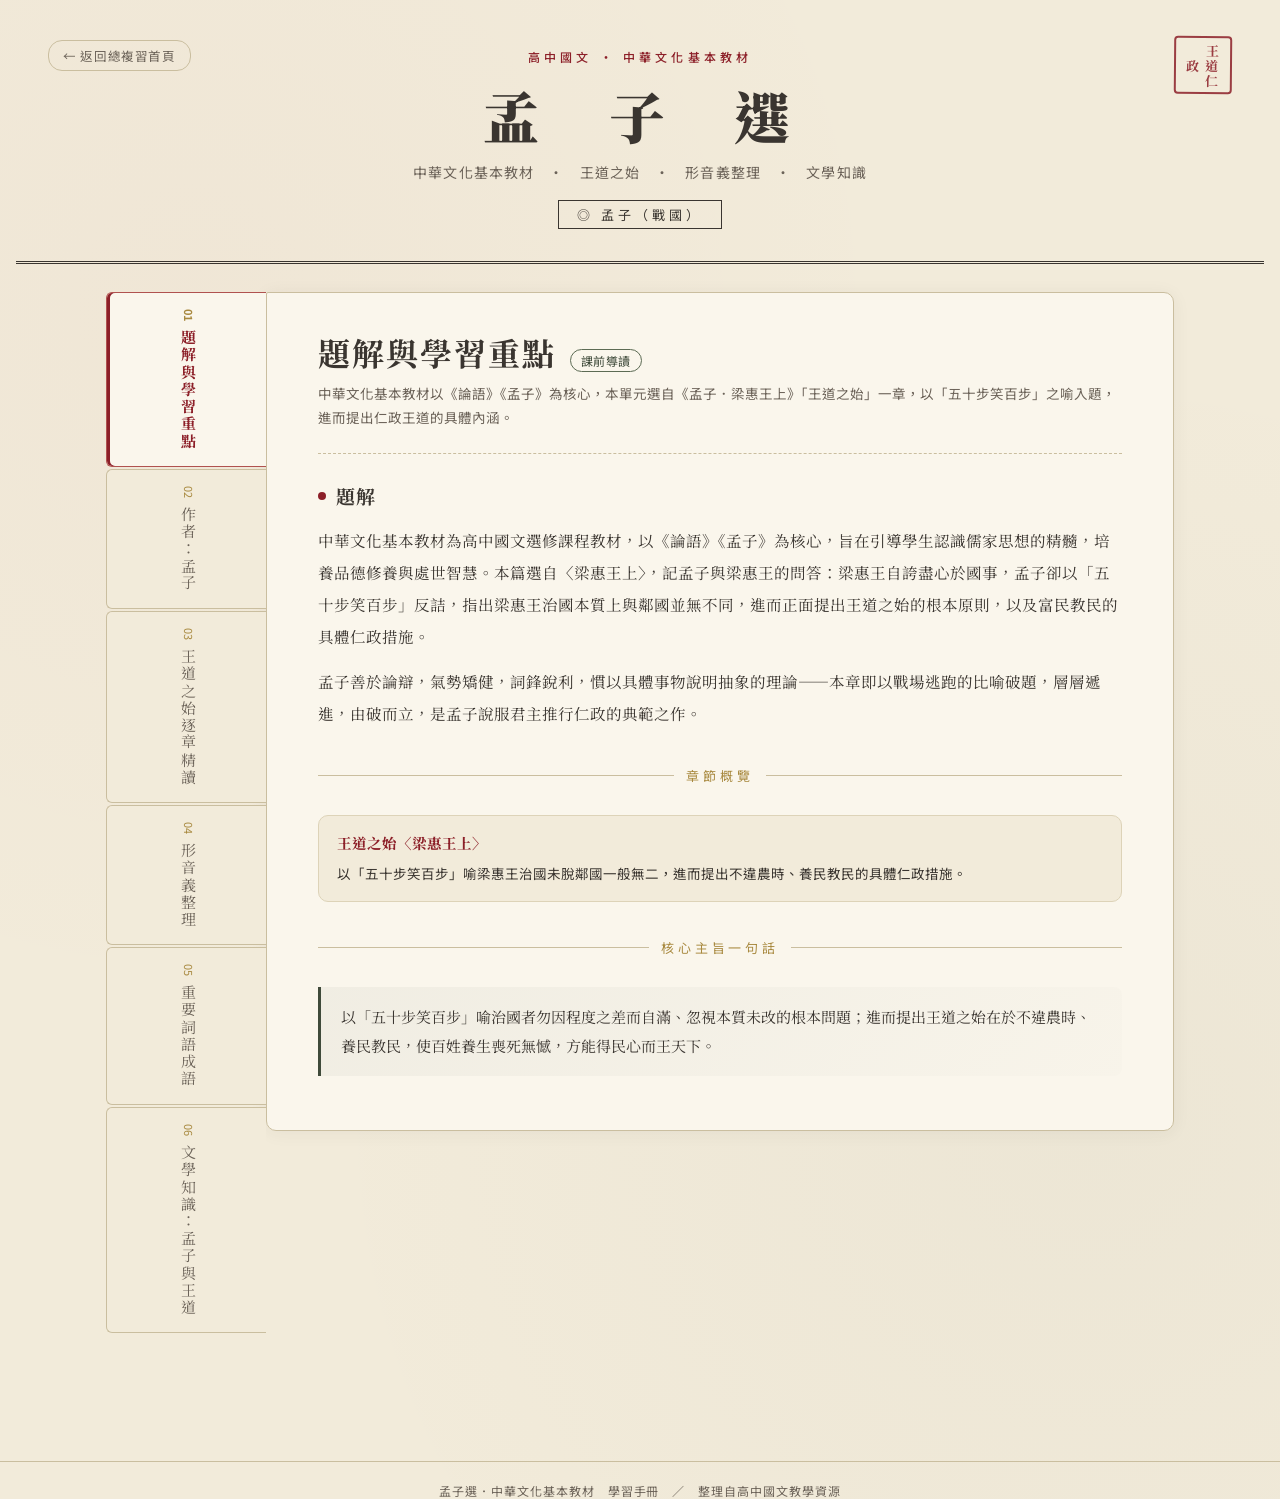
<file: lessons/mengzi-xuan.html>
<!DOCTYPE html>
<html lang="zh-Hant">
<head>
<meta charset="UTF-8">
<meta name="viewport" content="width=device-width, initial-scale=1.0">
<link rel="icon" href="data:image/svg+xml,<svg xmlns=%22http://www.w3.org/2000/svg%22 viewBox=%220 0 100 100%22><text y=%22.9em%22 font-size=%2290%22>🌱</text></svg>">
<title>孟子選｜中華文化基本教材 學習手冊</title>
<link rel="preconnect" href="https://fonts.googleapis.com">
<link href="https://fonts.googleapis.com/css2?family=Noto+Serif+TC:wght@400;500;600;700;900&family=Noto+Sans+TC:wght@300;400;500;600&family=Noto+Serif+SC:ital@0;1&display=swap" rel="stylesheet">
<link rel="stylesheet" href="../assets/style.css">
</head>
<body>

<header class="masthead">
  <a class="home-link" href="../index.html">← 返回總複習首頁</a>
  <div class="seal-mark">王道仁政</div>
  <div class="eyebrow">高中國文 · 中華文化基本教材</div>
  <h1>孟　子　選</h1>
  <div class="sub">中華文化基本教材　·　王道之始　·　形音義整理　·　文學知識</div>
  <div class="author-tag">◎ 孟子（戰國）</div>
</header>

<div class="shell">
  <div class="layout">

    <!-- TAB RAIL -->
    <nav class="tab-rail" id="tabRail">
      <button class="tab-btn active" data-tab="t1"><span class="num">01</span>題解與學習重點</button>
      <button class="tab-btn" data-tab="t2"><span class="num">02</span>作者：孟子</button>
      <button class="tab-btn" data-tab="t4"><span class="num">03</span>王道之始逐章精讀</button>
      <button class="tab-btn" data-tab="t5"><span class="num">04</span>形音義整理</button>
      <button class="tab-btn" data-tab="t6"><span class="num">05</span>重要詞語成語</button>
      <button class="tab-btn" data-tab="t7"><span class="num">06</span>文學知識：孟子與王道</button>
    </nav>

    <!-- PANELS -->
    <div class="panel-wrap">

      <!-- ========== PANEL 1：題解與學習重點 ========== -->
      <section class="panel active" id="t1">
        <div class="panel-title"><h2>題解與學習重點</h2><span class="tag">課前導讀</span></div>
        <p class="panel-desc">中華文化基本教材以《論語》《孟子》為核心，本單元選自《孟子．梁惠王上》「王道之始」一章，以「五十步笑百步」之喻入題，進而提出仁政王道的具體內涵。</p>

        <div class="block">
          <div class="block-head"><span class="dot"></span><h3>題解</h3></div>
          <div class="prose">
            <p>中華文化基本教材為高中國文選修課程教材，以《論語》《孟子》為核心，旨在引導學生認識儒家思想的精髓，培養品德修養與處世智慧。本篇選自〈梁惠王上〉，記孟子與梁惠王的問答：梁惠王自誇盡心於國事，孟子卻以「五十步笑百步」反詰，指出梁惠王治國本質上與鄰國並無不同，進而正面提出王道之始的根本原則，以及富民教民的具體仁政措施。</p>
            <p>孟子善於論辯，氣勢矯健，詞鋒銳利，慣以具體事物說明抽象的理論——本章即以戰場逃跑的比喻破題，層層遞進，由破而立，是孟子說服君主推行仁政的典範之作。</p>
          </div>
        </div>

        <div class="divider-seal"><span>章節概覽</span></div>
        <div class="block">
          <div class="card-grid">
            <div class="mini-card">
              <h5>王道之始〈梁惠王上〉</h5>
              <p>以「五十步笑百步」喻梁惠王治國未脫鄰國一般無二，進而提出不違農時、養民教民的具體仁政措施。</p>
            </div>
          </div>
        </div>

        <div class="divider-seal"><span>核心主旨一句話</span></div>
        <div class="quote-card">
          以「五十步笑百步」喻治國者勿因程度之差而自滿、忽視本質未改的根本問題；進而提出王道之始在於不違農時、養民教民，使百姓養生喪死無憾，方能得民心而王天下。
        </div>
      </section>

      <!-- ========== PANEL 2：作者：孟子 ========== -->
      <section class="panel" id="t2">
        <div class="panel-title"><h2>作者：孟子</h2><span class="tag">生平與學術師承</span></div>
        <p class="panel-desc">名軻，字子輿，鄒（今山東省鄒縣）人，戰國時代思想家。生於周烈王四年（前372），卒於周赧王二十六年（前289），年八十四，後人尊稱「亞聖」。</p>

        <div class="theme-strip">
          <span class="theme-pill">名軻字子輿</span>
          <span class="theme-pill">鄒人</span>
          <span class="theme-pill">私淑孔子</span>
          <span class="theme-pill">性善論</span>
          <span class="theme-pill">仁政王道</span>
          <span class="theme-pill">亞聖</span>
        </div>

        <div class="block">
          <div class="block-head"><span class="dot"></span><h3>寫作背景：戰國七雄的亂世</h3></div>
          <div class="prose">
            <p>戰國時代，列強相繼稱霸：周天子式微，齊、楚、燕、韓、趙、魏、秦等大國紛紛崛起，史稱「戰國七雄」。各國競相變法圖強，重用法家、兵家、縱橫家等人物，崇尚武力競逐，社會動盪不安、民生困苦。孟子身處此一亂世，秉持儒家理想，奔走列國，宣揚仁政王道，然其學說與當時尚功利、講權謀的時代風氣相違，故終不能見用於世。</p>
          </div>
        </div>

        <div class="divider-seal"><span>四個人生階段</span></div>
        <div class="block">
          <div class="timeline">
            <div class="tl-item">
              <div class="tl-period">幼年喪父，孟母教養</div>
              <h4>孟母三遷</h4>
              <div class="tl-body">
                <p>孟子小時候，家住在墓地附近，常和鄰居小孩學大人哭喪的樣子，孟母認為環境不好，便搬到市集旁居住；孟子又學起商人買賣叫賣的樣子，孟母仍覺不妥，於是再搬到學校附近，孟子因此受到良好的教育薰陶，孟母才安心定居下來。</p>
              </div>
            </div>
            <div class="tl-item">
              <div class="tl-period">少時廢學，母教警誡</div>
              <h4>斷杆（斷機）教子</h4>
              <div class="tl-body">
                <p>孟子年少時，曾經荒廢學業提早回家，孟母正在織布，見他半途輟學歸來，便拿剪刀將織好的布剪斷，藉此告誡孟子若中途放棄學業，就像剪斷織了一半的布一樣，前功盡棄、徒勞無功。孟子深受感動，從此努力向學，不再半途而廢。</p>
              </div>
            </div>
            <div class="tl-item">
              <div class="tl-period">私淑孔子，遊歷列國</div>
              <h4>宣揚仁政王道，仕齊客卿，憤而離齊</h4>
              <div class="tl-body">
                <p>孟子受業於子思（孔子之孫）的門人，私淑孔子，自言「予未得為孔子徒也，予私淑諸人也」，可知其學問雖出自子思門下，根本上仍以孔子思想為宗。學成之後，曾遊說齊、宋、薛、魯、滕、魏（梁）等國君主，主張行仁政、保民而王，然各國君主多務於富國強兵、合縱連橫之術，對孟子「迂遠而闊於事情」的王道學說，雖多禮遇敬重，卻終不能採用實行；孟子在齊國停留最久，曾任齊宣王客卿，因見王道理想終不得行，遂憤而離開齊國。</p>
              </div>
            </div>
            <div class="tl-item">
              <div class="tl-period">見道不行，退而著書</div>
              <h4>序詩書，作孟子七篇</h4>
              <div class="tl-body">
                <p>孟子知道道之不行，於是退而與弟子萬章、公孫丑等人講學著書，「序《詩》《書》，述仲尼之意，作《孟子》七篇」，將自己一生的政治理想、學說主張傳諸後世，對後世儒家思想影響深遠。</p>
              </div>
            </div>
          </div>
        </div>

        <div class="divider-seal"><span>文學主張與成就</span></div>
        <div class="block">
          <div class="card-grid">
            <div class="mini-card">
              <h5>① 氣勢矯健</h5>
              <p>孟子散文氣勢雄健，言談辭鋒銳利，邏輯嚴密，往往咄咄逼人；正反兩面論述，欲擒先縱的論辯技巧，使文章極富說服力與感染力。</p>
            </div>
            <div class="mini-card">
              <h5>② 善用比喻</h5>
              <p>善於運用比喻、寓言闡述深奧的道理，如以「五十步笑百步」喻治國者不可只見小惡而不見大惡，以「揠苗助長」喻急於求成反而有害。</p>
            </div>
            <div class="mini-card">
              <h5>③ 善用對比</h5>
              <p>論辯時常運用對比手法，如以「魚」與「熊掌」比「生」與「義」，以「水」之就下比「人性之善」，藉強烈對比凸顯論點，加強說服力。</p>
            </div>
          </div>
          <div class="quote-card" style="margin-top:16px;">
            孟子早年喪父，由母親一人教養長大，「孟母三遷」與「斷杆（斷機）教子」二事，記載於《列女傳》《韓詩外傳》等書中，成為後世胎教與母教的典範。孟子十五、六歲時遠赴魯國求學，因孔子卒於孟子出生之前約一百年，無法及孔子之門親自受教，故自言「乃所願，則學孔子也」，並以孔子的繼承者自任。
          </div>
        </div>

        <div class="divider-seal"><span>《孟子》一書簡介</span></div>
        <div class="tbl-wrap">
          <table class="data-tbl">
            <tr><th>項目</th><th>內容</th></tr>
            <tr><td>作者問題</td><td>歷來說法不同，趙岐、朱熹、焦循等認為孟子自著；司馬遷等認為孟子親自撰述，並與弟子萬章、公孫丑等人「序詩書，述仲尼之意」共同完成；亦有以為全書出自弟子萬章、公孫丑等人手記而成。</td></tr>
            <tr><td>篇卷</td><td>全書七篇，每篇分上下，共十四卷，凡二百六十一章（一說二百六十章），約三萬五千餘字。依次為：梁惠王、公孫丑、滕文公、離婁、萬章、告子、盡心。</td></tr>
            <tr><td>體例</td><td>由孟子與當時君主、各派學者及弟子間的問答對話組成，屬對話體、語錄體與篇章體兼具，較《論語》更具長篇議論的規模。</td></tr>
            <tr><td>內容</td><td>闡發孔子學說，主張性善論，提倡仁政王道，重視民本思想，強調義利之辨、養氣知言之說，兼及辭令、辯論之術。</td></tr>
            <tr><td>地位</td><td>從漢至唐未受應有重視，至宋代漸受重視；宋代朱熹將其列入「四書」（與《論語》《大學》《中庸》並列），「孟子」其人其書的地位至此正式確立，成為歷代士子必讀的儒家經典。</td></tr>
          </table>
        </div>

        <div class="divider-seal"><span>孟子二三事</span></div>
        <div class="block">
          <div class="accordion-item">
            <div class="accordion-head" onclick="toggleAcc(this)">① 「迂遠而闊於事情」——仕齊客卿與憤而離齊 <span class="arrow">▸</span></div>
            <div class="accordion-body">
              <p>孟子周遊齊、宋、薛、魯、滕、魏（梁）等國，宣揚「仁政」「王道」思想，遊說各國君主應以不忍人之心施不忍人之政。然而戰國時代列國競相以富國強兵、合縱連橫為務，孟子「迂遠而闊於事情」（不切實際）的王道學說雖屢受禮遇，卻始終未被真正採用實行。孟子在齊國停留最久，曾任齊宣王客卿，因見王道理想終不得行，遂與齊王漸生隔閣，憤而離開齊國。</p>
            </div>
          </div>
          <div class="accordion-item">
            <div class="accordion-head" onclick="toggleAcc(this)">② 「亞聖」之名由來 <span class="arrow">▸</span></div>
            <div class="accordion-body">
              <p>孟子是戰國時代的思想家，繼承孔子思想，使儒家學說的傳承益臻完備，後人尊稱「亞聖」，與孔子的「至聖」相對而稱。《孟子》一書與《論語》《大學》《中庸》合稱「四書」，孟子承繼孔子「仁」的思想，進一步發展出「性善論」與「仁政」「王道」學說，在學術史上被視為孔子思想的正統繼承者。</p>
            </div>
          </div>
          <div class="accordion-item">
            <div class="accordion-head" onclick="toggleAcc(this)">③ 「予未得為孔子徒也，予私淑諸人也」——私淑孔子的學術師承 <span class="arrow">▸</span></div>
            <div class="accordion-body">
              <p>孟子受業於子思（孔子之孫）的門人，因孔子卒於孟子出生之前約一百年，孟子無法及孔子之門親自受教，故自言「予未得為孔子徒也，予私淑諸人也」，意謂他雖未能親受業於孔子，但藉由孔子的後學間接學習孔子之道，私下敬仰效法。孟子崇拜孔子，認為孔子是儒家學說中最偉大的聖人，並以孔子的繼承者自任。</p>
            </div>
          </div>
        </div>
      </section>

      <!-- ========== PANEL 4：王道之始逐章精讀 ========== -->
      <section class="panel" id="t4">
        <div class="panel-title"><h2>王道之始　逐章精讀</h2><span class="tag">原文 · 注釋 · 語譯 · 賞析</span></div>
        <p class="panel-desc">本章選自〈梁惠王上〉，以「五十步笑百步」為喻，指出梁惠王治國本質與鄰國無異，進而提出王道之始的根本原則，以及富民教民的具體仁政措施。</p>

        <div class="theme-strip">
          <span class="theme-pill">王道之始〈梁惠王上〉</span>
        </div>

        <div class="prose-stage">

          <!-- 王道之始 -->
          <div class="para-block">
            <div class="para-gist">段旨｜以「五十步笑百步」喻梁惠王治國未脫鄰國一般無二，進而提出不違農時、養民教民的具體仁政措施，層層遞進，是孟子王道思想最具代表性的篇章。</div>
            <div class="original">
              <p>梁惠王曰<span class="annot">1</span>：「寡人之於國也<span class="annot">2</span>，盡心焉耳矣<span class="annot">3</span>。河內凶<span class="annot">4</span>，則移其民於河東<span class="annot">5</span>；河東凶，亦然。察鄰國之政，無如寡人之用心者。鄰國之民不加少，寡人之民不加多，何也？」</p>
              <p>孟子對曰：「王好戰，請以戰喻<span class="annot">6</span>。填然鼓之<span class="annot">7</span>，兵刃既接<span class="annot">8</span>，棄甲曳兵而走<span class="annot">9</span>。或百步而後止，或五十步而後止。以五十步笑百步，則何如？」曰：「不可，直不百步耳<span class="annot">10</span>，是亦走也。」曰：「王如知此，則無望民之多於鄰國也。」</p>
              <p>「不違農時<span class="annot">11</span>，穀不可勝食也<span class="annot">12</span>；數罟不入洿池<span class="annot">13</span>，魚鱉不可勝食也；斧斤以時入山林<span class="annot">14</span>，材木不可勝用也。穀與魚鱉不可勝食，材木不可勝用，是使民養生喪死無憾也<span class="annot">15</span>。養生喪死無憾，王道之始也。」</p>
              <p>「五畝之宅，樹之以桑<span class="annot">16</span>，五十者可以衣帛矣<span class="annot">17</span>。雞豚狗彘之畜<span class="annot">18</span>，無失其時<span class="annot">19</span>，七十者可以食肉矣。百畝之田，勿奪其時<span class="annot">20</span>，數口之家可以無飢矣。謹庠序之教<span class="annot">21</span>，申之以孝悌之義<span class="annot">22</span>，頒白者不負戴於道路矣<span class="annot">23</span>。七十者衣帛食肉，黎民不飢不寒<span class="annot">24</span>，然而不王者，未之有也<span class="annot">25</span>！」</p>
              <p>「狗彘食人食而不知檢<span class="annot">26</span>，塗有餓莩而不知發<span class="annot">27</span>；人死，則曰：『非我也，歲也<span class="annot">28</span>。』是何異於刺人而殺之，曰：『非我也，兵也<span class="annot">29</span>。』王無罪歲<span class="annot">30</span>，斯天下之民至焉<span class="annot">31</span>。」（梁惠王上．三）</p>
            </div>
            <div class="translation">
              <span class="label">語譯｜</span>梁惠王說：「我對於國政，可以說是盡心竭力了。河內遇到饑荒，就把那裡的百姓遷移到河東去；河東發生饑荒，也是這樣處理。我曾考察鄰國的政事，沒有人像我這樣用心的。但鄰國的百姓不曾減少，我的百姓也不曾增多，這是為什麼呢？」<br><br>
              孟子回答說：「大王喜好戰爭，讓我用戰爭來做比喻。戰鼓擂響，兩軍交鋒，有些士兵丟盔棄甲、拖著兵器逃跑。有的逃跑一百步才停下來，有的逃跑五十步才停下來。如果那些逃跑五十步的人，譏笑那些逃跑一百步的人，這樣可以嗎？」梁惠王說：「不可以。那些人只是沒有跑到一百步罷了，這也是逃跑啊。」孟子說：「大王如果明白這個道理，那就不要再期望您的百姓比鄰國多了。」<br><br>
              「不耽誤農事生產的時節，糧食就會多得吃不完；不用細密的魚網到深水中捕魚，魚鱉就會多得吃不完；按一定的時節才入山林砍伐，木材就會多得用不完。糧食和魚鱉吃不完，木材用不完，這就使百姓對於養生送死都沒有什麼遺憾欠缺了。百姓對於養生送死都沒有遺憾，這就是王道的開始。」<br><br>
              「五畝大的住宅地，種植桑樹，五十歲的人就可以穿絲綢的衣服了。雞、小豬、狗、大豬這些家畜，不要錯失牲畜繁殖的時節，七十歲的人就可以吃到肉了。一百畝的田地，不要因徵調民力而耽誤耕作的時節，數口之家就可以不挨餓了。謹慎辦理鄉里學校的教育，反覆叮嚀孝順父母、敬愛兄長的道理，那麼鬚髮花白的老人就不必在路上背負重物了。七十歲的人能穿絲綢、吃肉食，百姓不挨餓受凍，這樣做卻不能使天下歸服稱王的，是從來沒有過的事！」<br><br>
              「如今豬狗吃了人吃的糧食卻不知道加以節制，路上有餓死的人卻不知道打開糧倉賑濟；百姓餓死了，卻說：『不是我的過錯，是年歲收成不好啊。』這與拿兵器殺人卻說『不是我殺的，是兵器殺的』，有什麼不同呢？大王不要歸罪於荒年收成，那麼天下的百姓就會來歸附了。」
            </div>
            <div class="anno-list">
              <div class="anno-item"><span class="anno-num">1</span><span class="anno-term">梁惠王：</span>即魏惠王，姓魏，名罃（<span class="anno-pron">ㄧㄥ</span>），後僭稱王，諡惠王。原都安邑（今山西省夏縣），後遷都大梁（今河南省開封市），故稱梁惠王。</div>
              <div class="anno-item"><span class="anno-num">2</span><span class="anno-term">寡人：</span>寡德之人，古代國君自謙之詞。</div>
              <div class="anno-item"><span class="anno-num">3</span><span class="anno-term">盡心焉耳矣：</span>已經盡心盡力了。焉耳矣，三個語助詞連用，表示確定無疑的語氣。</div>
              <div class="anno-item"><span class="anno-num">4</span><span class="anno-term">河內凶：</span>河內地區發生饑荒。河內，指黃河以北一帶（今河南省境內黃河以北、太行山以南之地）。凶，饑荒、荒年。</div>
              <div class="anno-item"><span class="anno-num">5</span><span class="anno-term">河東：</span>今山西省境內黃河以東之地，因地處黃河以東，故稱河東。</div>
              <div class="anno-item"><span class="anno-num">6</span><span class="anno-term">請以戰喻：</span>請讓我用戰爭來做比喻。</div>
              <div class="anno-item"><span class="anno-num">7</span><span class="anno-term">填然鼓之：</span>咚咚地擊鼓進攻。填然，形容擊鼓的聲音。鼓，擊鼓，名詞作動詞用。</div>
              <div class="anno-item"><span class="anno-num">8</span><span class="anno-term">兵刃既接：</span>雙方的兵器已經交鋒接戰。兵刃，泛指兵器。</div>
              <div class="anno-item"><span class="anno-num">9</span><span class="anno-term">棄甲曳兵而走：</span><span class="anno-pron">ㄧㄝˋ</span>丟棄盔甲拖著兵器逃跑。曳，拖、拉。走，逃跑。</div>
              <div class="anno-item"><span class="anno-num">10</span><span class="anno-term">直不百步耳：</span>只是沒有跑到一百步罷了。直，只是。</div>
              <div class="anno-item"><span class="anno-num">11</span><span class="anno-term">不違農時：</span>不耽誤農事生產的時節。違，違背、耽誤。</div>
              <div class="anno-item"><span class="anno-num">12</span><span class="anno-term">不可勝食：</span>吃不完。勝，盡。</div>
              <div class="anno-item"><span class="anno-num">13</span><span class="anno-term">數罟不入洿池：</span><span class="anno-pron">ㄘㄨˋ／ㄍㄨˇ／ㄨ</span>不使用細密的網子在深水池捕魚。數，細密。罟，網子。洿，深。</div>
              <div class="anno-item"><span class="anno-num">14</span><span class="anno-term">斧斤以時入山林：</span>按一定的季節（休養期之外）才入山林砍伐林木。斧斤，砍伐林木的工具，此泛指伐木。</div>
              <div class="anno-item"><span class="anno-num">15</span><span class="anno-term">養生喪死無憾：</span><span class="anno-pron">ㄙㄤ</span>養活生者、安葬死者都沒有遺憾欠缺。喪，此作動詞，辦理喪事。</div>
              <div class="anno-item"><span class="anno-num">16</span><span class="anno-term">五畝之宅，樹之以桑：</span><span class="anno-pron">ㄇㄨˇ</span>五畝大的住宅地，種植桑樹（以養蠶）。畝，土地面積單位。</div>
              <div class="anno-item"><span class="anno-num">17</span><span class="anno-term">衣帛：</span><span class="anno-pron">ㄧˋ</span>穿絲織品的衣服。衣，此作動詞，穿。帛，絲織品。</div>
              <div class="anno-item"><span class="anno-num">18</span><span class="anno-term">雞豚狗彘之畜：</span><span class="anno-pron">ㄊㄨㄣˊ／ㄓˋ</span>雞、小豬、狗、豬等的畜養。豚，小豬。彘，豬。</div>
              <div class="anno-item"><span class="anno-num">19</span><span class="anno-term">無失其時：</span>不要錯失牲畜繁殖的時機。</div>
              <div class="anno-item"><span class="anno-num">20</span><span class="anno-term">百畝之田，勿奪其時：</span>一百畝的田地，不要因徵調民力而耽誤了耕作的時節。奪，耽誤、侵奪。</div>
              <div class="anno-item"><span class="anno-num">21</span><span class="anno-term">謹庠序之教：</span><span class="anno-pron">ㄒㄧㄤˊ ㄒㄩˋ</span>謹慎地辦理鄉學的教育。庠序，古代的地方學校，殷代稱「序」，周代稱「庠」。</div>
              <div class="anno-item"><span class="anno-num">22</span><span class="anno-term">申之以孝悌之義：</span>反覆說明孝順父母、敬愛兄長的道理。申，說明、反覆叮嚀之意。</div>
              <div class="anno-item"><span class="anno-num">23</span><span class="anno-term">頒白者不負戴於道路矣：</span>頭髮斑白的老人，不必在路上背負重物、頭頂重物了（意即年輕人代為負擔）。頒白，頭髮黑白相雜，指老年人。頒，同「斑」。</div>
              <div class="anno-item"><span class="anno-num">24</span><span class="anno-term">黎民不飢不寒：</span>百姓不挨餓受凍。黎民，百姓、民眾。</div>
              <div class="anno-item"><span class="anno-num">25</span><span class="anno-term">未之有也：</span>不曾有過這樣的事。即「未有之也」的倒裝句。</div>
              <div class="anno-item"><span class="anno-num">26</span><span class="anno-term">狗彘食人食而不知檢：</span>豬狗吃了人應吃的食物，卻不知道加以節制約束。檢，約束、制止。</div>
              <div class="anno-item"><span class="anno-num">27</span><span class="anno-term">塗有餓莩而不知發：</span><span class="anno-pron">ㄆㄧㄠˇ</span>路上有餓死的人，卻不知道打開糧倉賑濟。塗，同「途」，路上。莩，餓死的人。發，打開糧倉賑濟。</div>
              <div class="anno-item"><span class="anno-num">28</span><span class="anno-term">非我也，歲也：</span>不是我的過錯，是年歲（饑荒）造成的。歲，年歲、年成，此指饑荒。</div>
              <div class="anno-item"><span class="anno-num">29</span><span class="anno-term">非我也，兵也：</span>不是我殺的，是兵器殺的。</div>
              <div class="anno-item"><span class="anno-num">30</span><span class="anno-term">王無罪歲：</span>大王不要歸罪於年歲、歸咎於荒年。罪，歸罪，作動詞用。</div>
              <div class="anno-item"><span class="anno-num">31</span><span class="anno-term">斯天下之民至焉：</span>那麼天下的百姓就會來歸附了。斯，那麼、就。</div>
            </div>
            <div class="commentary">
              <span class="label">賞析｜</span>本章是孟子王道思想最具代表性的篇章，分為五個層次展開：首先梁惠王自誇盡心於國事卻不解人口未見增加之故；孟子以戰爭中「五十步笑百步」為喻，指出梁惠王雖較鄰國稍盡心，但本質上與鄰國一樣，並未真正施行仁政，只是程度上的差異，並無本質的不同；接著正面提出王道之始的根本原則──不違農時、不竭澤而漁、斧斤以時，使百姓養生喪死皆無所欠缺；進而具體列舉富民教民的仁政措施──五畝之宅樹桑、雞豚狗彘之畜、百畝之田不奪其時、謹庠序之教申孝悌之義，由養民而教民，物質與精神兼顧；最後以「狗彘食人食」與「塗有餓莩」的強烈對比，批判統治者本身治理不善卻歸咎於荒年，正如同殺人卻歸咎於兵器一樣荒謬，呼應全章「王無罪歲，斯天下之民至焉」的結論。本章善用比喻與類比論證，層層遞進，是孟子說服君主推行仁政的典範範例，亦是研讀孟子議論文章氣勢與技巧的代表作。
            </div>
          </div>

        </div>
      </section>

      <!-- ========== PANEL 5：形音義整理 ========== -->
      <section class="panel" id="t5">
        <div class="panel-title"><h2>形音義整理</h2><span class="tag">一字多音義 · 通假字 · 文法修辭</span></div>
        <p class="panel-desc">本課最常考的是「數」字四讀、通假字，以及「五十步笑百步」等比喻說理背後的文法修辭技巧。</p>

        <div class="block">
          <div class="block-head"><span class="dot"></span><h3>「數」字四讀</h3></div>
          <div class="tbl-wrap">
            <table class="data-tbl">
              <tr><th>字音</th><th>字義</th><th>例句</th></tr>
              <tr><td>ㄕㄨˇ</td><td>計算</td><td>不可遍數（司馬光．訓儉示康）；漁父樵夫之舍皆可指數（蘇轍．黃州快哉亭記）</td></tr>
              <tr><td>ㄕㄨˋ</td><td>數目、數量</td><td>一曲紅綃不知數（白居易．琵琶行）</td></tr>
              <tr><td>ㄕㄨㄛˋ</td><td>屢次、頻仍</td><td>會數而禮勤，物薄而情厚（司馬光．訓儉示康）；石簣數為余言（袁宏道．晚遊六橋待月記）</td></tr>
              <tr><td>ㄘㄨˋ</td><td>細密的</td><td>數罟不入洿池，魚鱉不可勝食也（孟子．梁惠王上）</td></tr>
              <tr><td>ㄕㄨˋ（技藝義）</td><td>技藝</td><td>今夫弈之為數，小數也（孟子．告子上）</td></tr>
            </table>
          </div>
        </div>

        <div class="divider-seal"><span>通假字</span></div>
        <div class="tbl-wrap">
          <table class="data-tbl">
            <tr><th>例句</th><th>通假字</th><th>本字</th><th>說明</th></tr>
            <tr><td>頒白者不負戴於道路矣</td><td>頒</td><td>斑</td><td>頭髮黑白相雜</td></tr>
            <tr><td>塗有餓莩而不知發</td><td>塗</td><td>途</td><td>道路</td></tr>
          </table>
        </div>

        <div class="divider-seal"><span>重要形音義補充</span></div>
        <div class="tbl-wrap">
          <table class="data-tbl">
            <tr><th>字</th><th>讀音</th><th>字義</th><th>出處／例句</th></tr>
            <tr><td>曳</td><td>ㄧㄝˋ</td><td>拖、拉</td><td>棄甲曳兵而走</td></tr>
            <tr><td>罟</td><td>ㄍㄨˇ</td><td>網子</td><td>數罟不入洿池</td></tr>
            <tr><td>洿</td><td>ㄨ</td><td>水深</td><td>數罟不入洿池</td></tr>
            <tr><td>畝</td><td>ㄇㄨˇ</td><td>土地面積單位</td><td>五畝之宅</td></tr>
            <tr><td>衣</td><td>ㄧˋ</td><td>動詞，穿</td><td>衣帛</td></tr>
            <tr><td>豚</td><td>ㄊㄨㄣˊ</td><td>小豬</td><td>雞豚狗彘之畜</td></tr>
            <tr><td>彘</td><td>ㄓˋ</td><td>豬</td><td>雞豚狗彘之畜</td></tr>
            <tr><td>庠序</td><td>ㄒㄧㄤˊ ㄒㄩˋ</td><td>古代地方學校（殷稱序，周稱庠）</td><td>謹庠序之教</td></tr>
            <tr><td>莩</td><td>ㄆㄧㄠˇ</td><td>餓死的人</td><td>塗有餓莩</td></tr>
          </table>
        </div>

        <div class="divider-seal"><span>一字多義</span></div>
        <div class="tbl-wrap">
          <table class="data-tbl">
            <tr><th>字</th><th>義項與例句</th></tr>
            <tr><td>罪</td><td>①罪過（名詞）：一般用法；②歸罪（動詞）：「王無罪歲」</td></tr>
            <tr><td>鼓</td><td>①樂器（名詞）：一般用法；②擊鼓（動詞）：「填然鼓之」</td></tr>
            <tr><td>喪</td><td>①喪事（名詞，音ㄙㄤ）：一般用法；②辦理喪事（動詞）：「養生喪死無憾」</td></tr>
            <tr><td>衣</td><td>①衣服（名詞，音ㄧ）：一般用法；②穿（動詞，音ㄧˋ）：「衣帛」</td></tr>
          </table>
        </div>

        <div class="divider-seal"><span>重要文法修辭補充</span></div>
        <div class="prose">
          <p><strong>① 詞性活用（名詞作動詞）：</strong>如「鼓」（填然鼓之，擊鼓）、「衣」（衣帛，穿）、「喪」（喪死，辦理喪事）、「罪」（王無罪歲，歸罪），皆為名詞轉動詞用法，使行文簡潔有力。</p>
          <p><strong>② 比喻說理：</strong>孟子善以日常具體事物設喻闡發抽象義理，如「五十步笑百步」喻程度雖異而本質相同的自欺，使讀者於具體情境中體會抽象道理。</p>
          <p><strong>③ 層遞與排比：</strong>「不違農時」至「謹庠序之教」層層遞進，由養民而教民，展現論說文章布局謹嚴的氣勢。</p>
          <p><strong>④ 正反對比論證：</strong>如「狗彘食人食」與「塗有餓莩」對比統治者奢靡與百姓飢苦；「七十者衣帛食肉，黎民不飢不寒」與前述對比形成強烈反差，凸顯仁政與暴政的差異，加強說服力。</p>
        </div>
      </section>

      <!-- ========== PANEL 6：重要詞語成語 ========== -->
      <section class="panel" id="t6">
        <div class="panel-title"><h2>重要詞語成語</h2><span class="tag">本課重要成語</span></div>
        <p class="panel-desc">這些成語多源自孟子論辯時的精妙比喻，使用時不妨留意其原始語境中所論證的道理。</p>

        <div class="idiom-grid">
          <div class="idiom-card"><div class="word">五十步笑百步</div><div class="mean">喻自己和別人犯的錯誤或缺點程度雖有差別，但本質相同，卻譏笑別人。</div></div>
          <div class="idiom-card"><div class="word">棄甲曳兵</div><div class="mean">丟棄盔甲、拖著兵器，形容戰敗潰逃的樣子。</div></div>
          <div class="idiom-card"><div class="word">養生喪死無憾</div><div class="mean">使百姓生養、送終皆無所欠缺遺憾，為孟子論王道仁政的基本標準。</div></div>
        </div>

        <div class="divider-seal"><span>重要文意辨析</span></div>
        <div class="tbl-wrap">
          <table class="data-tbl">
            <tr><th>課文文句</th><th>內涵分析</th></tr>
            <tr><td>五十步笑百步</td><td>比喻梁惠王與鄰國施政相差不多，皆未能達到仁政、王道的境界</td></tr>
          </table>
        </div>
      </section>

      <!-- ========== PANEL 7：文學知識：論語與孟子 ========== -->
      <section class="panel" id="t7">
        <div class="panel-title"><h2>文學知識：《論語》與《孟子》</h2><span class="tag">經典定位 · 章法結構</span></div>
        <p class="panel-desc">《論語》與《孟子》同為儒家語錄體經典，但孟子的文章篇幅更長、議論更具規模，是研究先秦說理散文章法結構的重要範本。</p>

        <div class="block">
          <div class="block-head"><span class="dot"></span><h3>《論語》與《孟子》的異同</h3></div>
          <div class="tbl-wrap">
            <table class="data-tbl">
              <tr><th>比較項目</th><th>《論語》</th><th>《孟子》</th></tr>
              <tr><td>編著人</td><td>孔門弟子（及再傳弟子）</td><td>孟子及弟子萬章、公孫丑等（一說孟子自撰）</td></tr>
              <tr><td>篇卷</td><td>二十篇（「學而」至「堯曰」）</td><td>七篇，各分上下，共十四卷</td></tr>
              <tr><td>內容</td><td>主要記孔子言行、弟子問答</td><td>孟子與時君、學者、弟子之問答議論</td></tr>
              <tr><td>體裁</td><td>語錄體（簡短問答，少長篇議論）</td><td>篇章體兼具語錄體、對話體；篇幅較長，有完整議論結構</td></tr>
              <tr><td>論辯方式</td><td>對弟子多問「仁」「孝」「為政」，以「異端」為有害</td><td>對弟子多問出處、進退、取捨等問題；排擊楊朱、墨翟等異己；深論「不動心」與「養氣」</td></tr>
            </table>
          </div>
          <div class="prose" style="margin-top:14px;">
            <p><strong>相同處：</strong></p>
            <p>① 同為「語錄體」書籍。② 在論「仁」「論命」「論禮」「論君子」等方面的主旨很相近。③ 各篇篇名皆取首句一、二、三字為篇名。④ 各篇章節排列彼此之間沒有必然的邏輯關聯。⑤ 都留意弟子之詩、書、六藝、敦教化、明人倫。⑥ 孟子盡心下末章，述孟子自言繼承堯、舜、禹、湯、文、武、周公、孔子的道統，承《論語．堯曰》所記孔子繼統之言。</p>
          </div>
        </div>

        <div class="divider-seal"><span>〈王道之始〉的章法層次</span></div>
        <div class="tbl-wrap">
          <table class="data-tbl">
            <tr><th>層次</th><th>內容</th></tr>
            <tr><td>第一層</td><td>不違農時、材木不可勝用（漁業、林業、農業的永續經營原則）</td></tr>
            <tr><td>第二層</td><td>五畝之宅、雞豚狗彘、百畝之田（具體富民措施）</td></tr>
            <tr><td>第三層</td><td>謹庠序之教（教民措施，由富民而教民）</td></tr>
            <tr><td>第四層</td><td>七十者衣帛食肉，黎民不飢不寒（總結王道初步成效）</td></tr>
            <tr><td>第五層</td><td>狗彘食人食、塗有餓莩（反面批判，養生喪死無憾的對比反思）</td></tr>
          </table>
        </div>
        <div class="prose" style="margin-top:14px;">
          <p>本章層層推理，由小及大，由近及遠，展現孟子議論文章布局謹嚴、氣勢遞進的說理技巧。</p>
        </div>

        <div class="divider-seal"><span>儒家經典傳統定位</span></div>
        <div class="prose">
          <p>《孟子》為儒家重要經典，與《論語》《大學》《中庸》合稱「四書」，孟子承繼孔子「仁」的思想，進一步發展出「性善論」與「仁政」「王道」學說，在學術史上被視為孔子思想的正統繼承者，故後世尊孟子為「亞聖」，孔子為「至聖」。本章〈王道之始〉正是孟子仁政王道學說的具體展現，由「五十步笑百步」的比喻破題，進而提出富民教民的仁政措施，是孟子說服君主推行仁政的典範之作。</p>
        </div>

        <div class="divider-seal"><span>延伸閱讀書目</span></div>
        <div class="tbl-wrap">
          <table class="data-tbl">
            <tr><th>書名</th><th>作者</th><th>出版資訊</th></tr>
            <tr><td>《孟子：雄辯的鬥士》</td><td>林鎮國 著</td><td>臺北：時報文化出版，民國101年</td></tr>
            <tr><td>《孟子的智慧》</td><td>鮝忘齋主 著</td><td>臺北：大塊文化出版，民國101年</td></tr>
            <tr><td>《孟子・大學・中庸》（中等學校經典輕鬆讀系列）</td><td>唐諭謙 譯</td><td>臺北：時報文化出版，民國101年</td></tr>
          </table>
        </div>

        <div class="divider-seal"><span>核心主旨一句話</span></div>
        <div class="quote-card">
          以「五十步笑百步」喻治國者勿因程度之差而自滿、忽視本質未改的根本問題；進而提出王道之始在於不違農時、養民教民，使百姓養生喪死無憾，方能得民心而王天下。
        </div>
      </section>

    </div>
  </div>
</div>

<div class="footer-note">孟子選．中華文化基本教材　學習手冊　／　整理自高中國文教學資源</div>

<script src="../assets/script.js"></script>

</body>
</html>
</file>
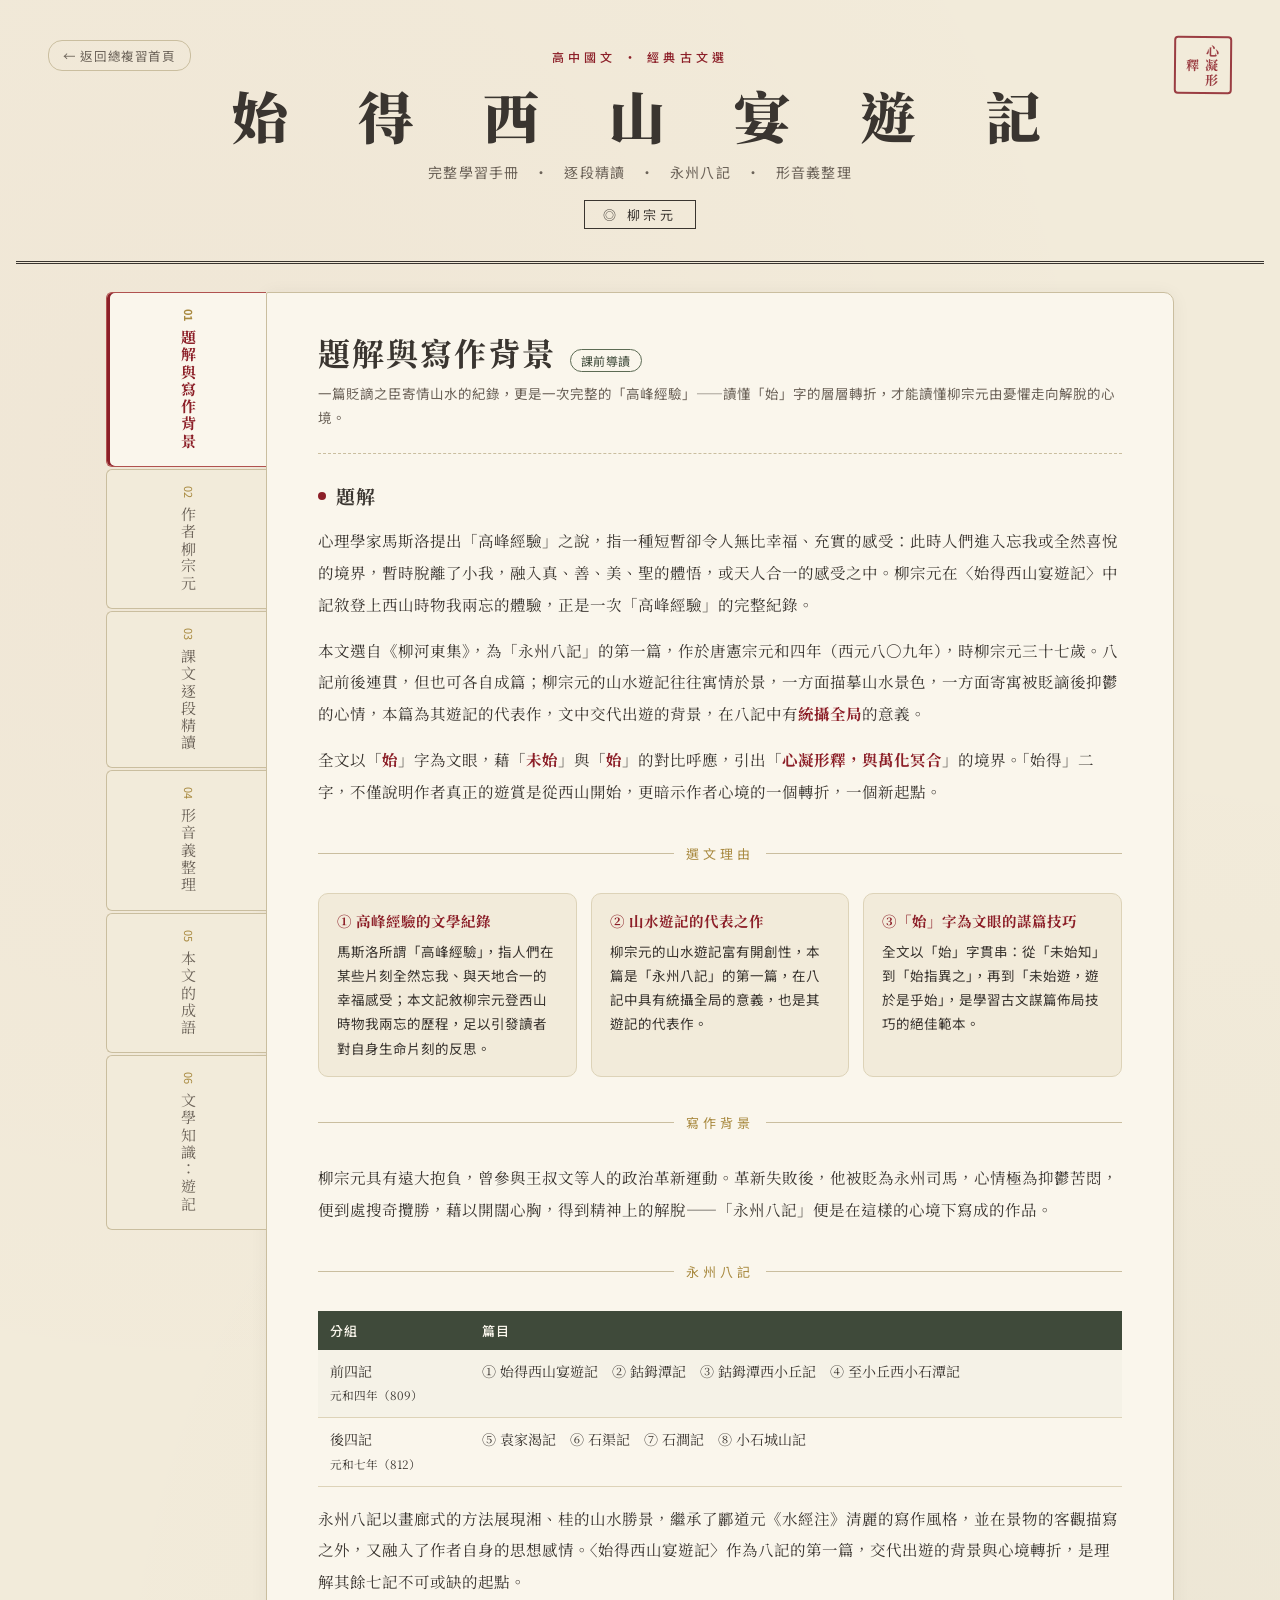
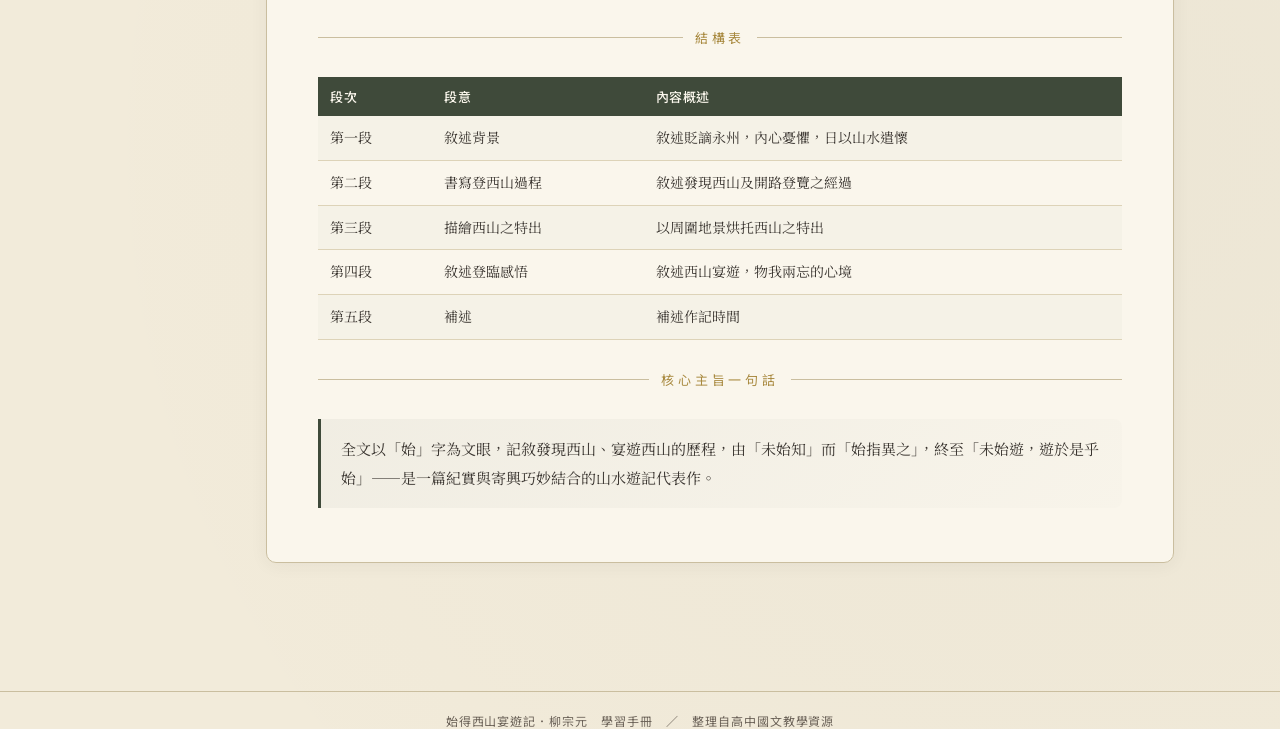
<file: lessons/shi-de-xi-shan-yan-you-ji.html>
<!DOCTYPE html>
<html lang="zh-Hant">
<head>
<meta charset="UTF-8">
<meta name="viewport" content="width=device-width, initial-scale=1.0">
<link rel="icon" href="data:image/svg+xml,<svg xmlns=%22http://www.w3.org/2000/svg%22 viewBox=%220 0 100 100%22><text y=%22.9em%22 font-size=%2290%22>🌄</text></svg>">
<title>始得西山宴遊記｜柳宗元 學習手冊</title>
<link rel="preconnect" href="https://fonts.googleapis.com">
<link href="https://fonts.googleapis.com/css2?family=Noto+Serif+TC:wght@400;500;600;700;900&family=Noto+Sans+TC:wght@300;400;500;600&family=Noto+Serif+SC:ital@0;1&display=swap" rel="stylesheet">
<link rel="stylesheet" href="../assets/style.css">
</head>
<body>

<header class="masthead">
  <a class="home-link" href="../index.html">← 返回總複習首頁</a>
  <div class="seal-mark">心凝形釋</div>
  <div class="eyebrow">高中國文 · 經典古文選</div>
  <h1>始　得　西　山　宴　遊　記</h1>
  <div class="sub">完整學習手冊　·　逐段精讀　·　永州八記　·　形音義整理</div>
  <div class="author-tag">◎ 柳宗元</div>
</header>

<div class="shell">
  <div class="layout">

    <!-- TAB RAIL -->
    <nav class="tab-rail" id="tabRail">
      <button class="tab-btn active" data-tab="t1"><span class="num">01</span>題解與寫作背景</button>
      <button class="tab-btn" data-tab="t2"><span class="num">02</span>作者柳宗元</button>
      <button class="tab-btn" data-tab="t3"><span class="num">03</span>課文逐段精讀</button>
      <button class="tab-btn" data-tab="t4"><span class="num">04</span>形音義整理</button>
      <button class="tab-btn" data-tab="t5"><span class="num">05</span>本文的成語</button>
      <button class="tab-btn" data-tab="t6"><span class="num">06</span>文學知識：遊記</button>
    </nav>

    <!-- PANELS -->
    <div class="panel-wrap">

      <!-- ========== PANEL 1：題解與寫作背景 ========== -->
      <section class="panel active" id="t1">
        <div class="panel-title"><h2>題解與寫作背景</h2><span class="tag">課前導讀</span></div>
        <p class="panel-desc">一篇貶謫之臣寄情山水的紀錄，更是一次完整的「高峰經驗」——讀懂「始」字的層層轉折，才能讀懂柳宗元由憂懼走向解脫的心境。</p>

        <div class="block">
          <div class="block-head"><span class="dot"></span><h3>題解</h3></div>
          <div class="prose">
            <p>心理學家馬斯洛提出「高峰經驗」之說，指一種短暫卻令人無比幸福、充實的感受：此時人們進入忘我或全然喜悅的境界，暫時脫離了小我，融入真、善、美、聖的體悟，或天人合一的感受之中。柳宗元在〈始得西山宴遊記〉中記敘登上西山時物我兩忘的體驗，正是一次「高峰經驗」的完整紀錄。</p>
            <p>本文選自《柳河東集》，為「永州八記」的第一篇，作於唐憲宗元和四年（西元八〇九年），時柳宗元三十七歲。八記前後連貫，但也可各自成篇；柳宗元的山水遊記往往寓情於景，一方面描摹山水景色，一方面寄寓被貶謫後抑鬱的心情，本篇為其遊記的代表作，文中交代出遊的背景，在八記中有<strong>統攝全局</strong>的意義。</p>
            <p>全文以「<strong>始</strong>」字為文眼，藉「<strong>未始</strong>」與「<strong>始</strong>」的對比呼應，引出「<strong>心凝形釋，與萬化冥合</strong>」的境界。「始得」二字，不僅說明作者真正的遊賞是從西山開始，更暗示作者心境的一個轉折，一個新起點。</p>
          </div>
        </div>

        <div class="divider-seal"><span>選文理由</span></div>
        <div class="block">
          <div class="card-grid">
            <div class="mini-card">
              <h5>① 高峰經驗的文學紀錄</h5>
              <p>馬斯洛所謂「高峰經驗」，指人們在某些片刻全然忘我、與天地合一的幸福感受；本文記敘柳宗元登西山時物我兩忘的歷程，足以引發讀者對自身生命片刻的反思。</p>
            </div>
            <div class="mini-card">
              <h5>② 山水遊記的代表之作</h5>
              <p>柳宗元的山水遊記富有開創性，本篇是「永州八記」的第一篇，在八記中具有統攝全局的意義，也是其遊記的代表作。</p>
            </div>
            <div class="mini-card">
              <h5>③「始」字為文眼的謀篇技巧</h5>
              <p>全文以「始」字貫串：從「未始知」到「始指異之」，再到「未始遊，遊於是乎始」，是學習古文謀篇佈局技巧的絕佳範本。</p>
            </div>
          </div>
        </div>

        <div class="divider-seal"><span>寫作背景</span></div>
        <div class="block">
          <div class="prose">
            <p>柳宗元具有遠大抱負，曾參與王叔文等人的政治革新運動。革新失敗後，他被貶為永州司馬，心情極為抑鬱苦悶，便到處搜奇攬勝，藉以開闊心胸，得到精神上的解脫——「永州八記」便是在這樣的心境下寫成的作品。</p>
          </div>
        </div>

        <div class="divider-seal"><span>永州八記</span></div>
        <div class="tbl-wrap">
          <table class="data-tbl">
            <tr><th>分組</th><th>篇目</th></tr>
            <tr><td>前四記<br><small>元和四年（809）</small></td><td>① 始得西山宴遊記　② 鈷鉧潭記　③ 鈷鉧潭西小丘記　④ 至小丘西小石潭記</td></tr>
            <tr><td>後四記<br><small>元和七年（812）</small></td><td>⑤ 袁家渴記　⑥ 石渠記　⑦ 石澗記　⑧ 小石城山記</td></tr>
          </table>
        </div>
        <div class="prose" style="margin-top:14px;">
          <p>永州八記以畫廊式的方法展現湘、桂的山水勝景，繼承了酈道元《水經注》清麗的寫作風格，並在景物的客觀描寫之外，又融入了作者自身的思想感情。〈始得西山宴遊記〉作為八記的第一篇，交代出遊的背景與心境轉折，是理解其餘七記不可或缺的起點。</p>
        </div>

        <div class="divider-seal"><span>結構表</span></div>
        <div class="tbl-wrap">
          <table class="data-tbl">
            <tr><th>段次</th><th>段意</th><th>內容概述</th></tr>
            <tr><td>第一段</td><td>敘述背景</td><td>敘述貶謫永州，內心憂懼，日以山水遣懷</td></tr>
            <tr><td>第二段</td><td>書寫登西山過程</td><td>敘述發現西山及開路登覽之經過</td></tr>
            <tr><td>第三段</td><td>描繪西山之特出</td><td>以周圍地景烘托西山之特出</td></tr>
            <tr><td>第四段</td><td>敘述登臨感悟</td><td>敘述西山宴遊，物我兩忘的心境</td></tr>
            <tr><td>第五段</td><td>補述</td><td>補述作記時間</td></tr>
          </table>
        </div>

        <div class="divider-seal"><span>核心主旨一句話</span></div>
        <div class="quote-card">
          全文以「始」字為文眼，記敘發現西山、宴遊西山的歷程，由「未始知」而「始指異之」，終至「未始遊，遊於是乎始」——是一篇紀實與寄興巧妙結合的山水遊記代表作。
        </div>
      </section>

      <!-- ========== PANEL 2：作者柳宗元 ========== -->
      <section class="panel" id="t2">
        <div class="panel-title"><h2>作者：柳宗元</h2><span class="tag">生平與文學成就</span></div>
        <p class="panel-desc">字子厚，唐河東解縣人，世稱柳河東。生於代宗大曆八年（773），卒於憲宗元和十四年（819），年四十七。</p>

        <div class="theme-strip">
          <span class="theme-pill">字子厚</span>
          <span class="theme-pill">世稱柳河東</span>
          <span class="theme-pill">二十一歲中進士</span>
          <span class="theme-pill">永州司馬．柳州刺史</span>
          <span class="theme-pill">唐宋古文八大家</span>
          <span class="theme-pill">與韓愈並稱「韓柳」</span>
        </div>

        <div class="block">
          <div class="block-head"><span class="dot"></span><h3>四個人生階段 <small>家學早慧 → 入仕 → 永貞革新 → 貶謫鞠躬盡瘁</small></h3></div>
          <div class="timeline">
            <div class="tl-item">
              <div class="tl-period">家學背景，幼學早慧</div>
              <h4>四歲熟讀辭賦，十三歲文章已老練</h4>
              <div class="tl-body">
                <p>柳宗元的父親柳鎮，曾任殿中侍御史等官；母親盧氏慈愛勤懇而有學問，對柳宗元性格的培養和學業的成長有相當影響。柳宗元四歲左右已熟讀十幾篇古代辭賦，十二歲隨父親遊歷湖北、湖南、江西一帶，開拓眼界；十三歲時寫〈為崔中丞賀平李懷光表〉向皇帝祝賀，是他現存最早的作品，文章已相當老練。</p>
              </div>
            </div>
            <div class="tl-item">
              <div class="tl-period">嶄露頭角，初登仕途</div>
              <h4>二十一歲中進士，與劉禹錫結為摯友</h4>
              <div class="tl-body">
                <p>唐德宗貞元九年，柳宗元二十一歲，考中進士，與同榜登科的劉禹錫成為文學和政治上的親密朋友。貞元十四年，柳宗元二十六歲，考取博學鴻詞科，隨後被派為集賢殿正字，這是他仕途的開始。</p>
              </div>
            </div>
            <div class="tl-item">
              <div class="tl-period">永貞革新，功敗遭貶</div>
              <h4>「八司馬事件」，貶為邊州司馬</h4>
              <div class="tl-body">
                <p>柳宗元任監察御史里行時，與王叔文等人志同道合，是其門下重要的策劃者。永貞革新雖是上益於國、下利於民的改革，卻因步調太快，嚴重影響宦官、大臣的利益，唐順宗終被逼讓位給唐憲宗。革新只維持一百四十多天即告失敗，王叔文遭貶後被殺，同黨包含柳宗元、劉禹錫等八人，紛紛被貶至邊遠八州任司馬，史稱「八司馬事件」。</p>
              </div>
            </div>
            <div class="tl-item">
              <div class="tl-period">永州十年，柳州鞠躬盡瘁</div>
              <h4>貶謫永州十年，積勞病逝柳州</h4>
              <div class="tl-body">
                <p>柳宗元被貶為永州司馬，攜六、七十歲的老母跋涉千山萬水前往，初到任所連住屋也沒有，只能寄住龍興寺。在永州度過整整十年後，改任柳州刺史，官職雖較高，地區卻更遠、更荒僻。柳宗元下決心改變柳州的面貌，為民興利除弊，治理四年間積勞成疾，元和十四年病逝於柳州任所，享年四十七歲。柳州人民沉痛悲悼，為他修衣冠墓、建柳侯祠，至今猶存。</p>
              </div>
            </div>
          </div>
        </div>

        <div class="divider-seal"><span>文學主張與成就</span></div>
        <div class="block">
          <div class="card-grid">
            <div class="mini-card">
              <h5>① 寓言擅用諷諭</h5>
              <p>柳宗元的寓言擅用諷諭的筆法，剖析人情，反映時政，以表達憂國憂民之思。</p>
            </div>
            <div class="mini-card">
              <h5>② 山水遊記開創新格</h5>
              <p>其山水遊記富有開創性，不僅描摹自然景物之美，更把自身際遇和情感融入其間，淒清幽峭，新奇出色，「永州八記」尤享盛名，被後人視為山水遊記之典範。</p>
            </div>
            <div class="mini-card">
              <h5>③ 唐宋古文八大家之一</h5>
              <p>柳宗元文章雄深雅健，為唐宋古文八大家之一，與韓愈並稱「韓柳」，有《柳河東集》傳世。</p>
            </div>
          </div>
        </div>

        <div class="divider-seal"><span>延伸知識</span></div>
        <div class="block">
          <div class="accordion-item">
            <div class="accordion-head" onclick="toggleAcc(this)">① 永州八記，還有哪七篇？ <span class="arrow">▸</span></div>
            <div class="accordion-body">
              <p>除〈始得西山宴遊記〉外，前四記另有〈鈷鉧潭記〉〈鈷鉧潭西小丘記〉〈至小丘西小石潭記〉（皆作於元和四年）；後四記則有〈袁家渴記〉〈石渠記〉〈石澗記〉〈小石城山記〉（皆作於元和七年）。八記前後連貫，但也可各自成篇，刻劃永州山水的形象美、色彩美和動態美，把永州山水性格化了。</p>
            </div>
          </div>
          <div class="accordion-item">
            <div class="accordion-head" onclick="toggleAcc(this)">② 愚溪命名由來 <span class="arrow">▸</span></div>
            <div class="accordion-body">
              <p>本文中的「染溪」，本名冉溪，柳宗元謫居永州時曾移居溪旁，將它改名為「愚溪」。〈愚溪詩序〉云：「蓋其流甚下，不可以溉灌。又峻急多坻石，大舟不可入也。幽邃淺狹，蛟龍不屑，不能興雲雨，無以利世，而適類於予。然則雖辱而愚之，可也。」這段話以溪水的「無用」自比，寓含柳宗元自嘲遭貶、懷才不遇的心境，是理解其貶謫心理的重要線索。</p>
            </div>
          </div>
          <div class="accordion-item">
            <div class="accordion-head" onclick="toggleAcc(this)">③ 柳侯祠：永州人懷念柳宗元 <span class="arrow">▸</span></div>
            <div class="accordion-body">
              <p>柳宗元在柳州任內勤政愛民，故有「柳柳州」之稱。柳州人民沉痛悲悼柳宗元之死，次年為他修衣冠墓；三年後，又在羅池為他建廟，現今柳州市公園內仍保存「柳侯祠」（即羅池廟），是後人緬懷其政績與文學成就的重要古蹟。</p>
            </div>
          </div>
        </div>
      </section>

      <!-- ========== PANEL 3：課文逐段精讀 ========== -->
      <section class="panel" id="t3">
        <div class="panel-title"><h2>課文逐段精讀</h2><span class="tag">原文 · 注釋 · 語譯 · 賞析</span></div>
        <p class="panel-desc">全文以「始」字為文眼，先寫未得西山之前漫遊山水的鬱鬱寡歡，再寫發現西山、宴遊西山的物我兩忘，前後形成鮮明對比。</p>

        <div class="theme-strip">
          <span class="theme-pill">第一段｜貶謫永州，日以遣懷</span>
          <span class="theme-pill">第二段｜發現西山，開道而登</span>
          <span class="theme-pill">第三段｜西山特出，不與培塿為類</span>
          <span class="theme-pill">第四段｜宴遊忘我，心凝形釋</span>
          <span class="theme-pill">第五段｜補敘作記時間</span>
        </div>

        <div class="prose-stage">

          <!-- 第一段 -->
          <div class="para-block">
            <div class="para-gist">段旨｜敘述自己貶謫永州，日以山水遣懷。</div>
            <div class="original">
              自余為僇人<span class="annot">1</span>，居是州<span class="annot">2</span>，恆惴慄<span class="annot">3</span>。其隟<span class="annot">4</span>也，則施施<span class="annot">5</span>而行，漫漫<span class="annot">6</span>而遊。日與其徒<span class="annot">7</span>上高山，入深林，窮迴谿<span class="annot">8</span>，幽泉怪石，無遠不到。到則披<span class="annot">9</span>草而坐，傾壺而醉。醉則更相枕以臥<span class="annot">10</span>，臥而夢，意有所極，夢亦同趣<span class="annot">11</span>。覺<span class="annot">12</span>而起，起而歸。以為凡是州之山水有異態者，皆我有也，而未始知西山之怪特。
            </div>
            <div class="translation">
              <span class="label">語譯｜</span>自從我被貶官成為罪人之後，居住在永州，心中時常憂懼不安。在閒暇之時，就慢慢地走，隨意地出遊。每天和我的同伴爬上高山，深入濃密的樹林，走到曲折溪流的盡頭，任何有幽泉怪石的地方，無論多遠沒有不到的。到了這些地方，就把草撥開坐下來，倒盡壺裡的酒喝到醉。醉了就互相倚靠而睡，睡了就做夢，心中想到什麼，就夢到什麼。醒了就起來，起來了就回去。自認為永州所有山水形態特殊的地方，都是我所遊覽過的，卻未曾發覺西山的奇特。
            </div>
            <div class="anno-list">
              <div class="anno-item"><span class="anno-num">1</span><span class="anno-term">僇人：</span><span class="anno-pron">ㄌㄨˋ</span>有罪受辱的人，此指被貶謫的人。僇，侮辱。</div>
              <div class="anno-item"><span class="anno-num">2</span><span class="anno-term">是州：</span>此指永州，在今湖南省永州市，地當瀟、湘二水會合處，山水秀麗。</div>
              <div class="anno-item"><span class="anno-num">3</span><span class="anno-term">惴慄：</span><span class="anno-pron">ㄓㄨㄟˋ ㄌㄧˋ</span>憂懼不安。</div>
              <div class="anno-item"><span class="anno-num">4</span><span class="anno-term">隟：</span><span class="anno-pron">ㄒㄧˋ</span>同「隙」，閒暇。</div>
              <div class="anno-item"><span class="anno-num">5</span><span class="anno-term">施施：</span><span class="anno-pron">ㄧˊ ㄧˊ</span>緩步行走的樣子。〈補注〉又作喜悅自得貌，《孟子．離婁下》：「而良人未之知也，施施從外來。」</div>
              <div class="anno-item"><span class="anno-num">6</span><span class="anno-term">漫漫：</span>隨意的。</div>
              <div class="anno-item"><span class="anno-num">7</span><span class="anno-term">其徒：</span>我的同伴。其，此指作者自己。</div>
              <div class="anno-item"><span class="anno-num">8</span><span class="anno-term">窮迴谿：</span><span class="anno-pron">ㄒㄧ</span>走到曲折溪流的盡頭。窮，盡，此作動詞；谿，同「溪」。</div>
              <div class="anno-item"><span class="anno-num">9</span><span class="anno-term">披：</span>撥開，此處為轉品（名詞轉作動詞）。</div>
              <div class="anno-item"><span class="anno-num">10</span><span class="anno-term">更相枕以臥：</span><span class="anno-pron">ㄍㄥ／ㄓㄣˋ</span>互相倚靠而臥。更相，互相；枕，此作動詞，以頭枕物，指將頭靠在對方身上。</div>
              <div class="anno-item"><span class="anno-num">11</span><span class="anno-term">意有所極，夢亦同趣：</span><span class="anno-pron">ㄑㄩ</span>想到什麼就夢到什麼。意，意念；極，至；趣，通「趨」，向、往（依古字通假採此音）。</div>
              <div class="anno-item"><span class="anno-num">12</span><span class="anno-term">覺：</span><span class="anno-pron">ㄐㄩㄝˊ</span>睡醒。</div>
            </div>
            <div class="commentary">
              <span class="label">賞析｜</span>「其隟也，則施施而行，漫漫而遊」看似步履徐緩、不經意地遊賞，其實隱含被貶身分、憂讒懼禍的心境，「施施」「漫漫」為類疊，「上高山／入深林／窮迴谿」則是排比。「到則披草而坐……起而歸」一句大量使用頂真（坐→醉、醉→臥、臥→夢、夢→覺、覺→起、起→歸），形成制式化的遊賞過程，顯現遊賞亦無法排解內心的恐懼不安，有所思則有所夢，為下文發現西山的轉折蓄勢。
            </div>
          </div>

          <!-- 第二段 -->
          <div class="para-block">
            <div class="para-gist">段旨｜敘述發現西山及開路登覽之經過。</div>
            <div class="original">
              今年九月二十八日，因坐法華西亭<span class="annot">13</span>，望西山，始指異之。遂命僕過湘江<span class="annot">14</span>，緣染溪<span class="annot">15</span>，斫榛莽<span class="annot">16</span>，焚茅茷<span class="annot">17</span>，窮山之高而止。攀援而登，箕踞而遨<span class="annot">18</span>，則凡數州之土壤，皆在袵席之下<span class="annot">19</span>。
            </div>
            <div class="translation">
              <span class="label">語譯｜</span>今年九月二十八日，因為坐在法華寺的西亭，遠望西山，才指著它覺得非常驚異。於是就叫僕人渡過湘江，沿著染溪，砍伐雜亂叢生的樹木，焚燒茂密的野草，一直到山頂才停止。大家攀援著登上山頂，伸開兩腿坐在地上隨意遠眺，附近幾州的土地，都在我們的座席下面。
            </div>
            <div class="anno-list">
              <div class="anno-item"><span class="anno-num">13</span><span class="anno-term">法華西亭：</span>法華寺的西亭。法華，法華寺，在永州市城內的東山上；西亭，柳宗元於元和四年所建。</div>
              <div class="anno-item"><span class="anno-num">14</span><span class="anno-term">湘江：</span>源出廣西，流入湖南，過永州市，最後流入洞庭湖。</div>
              <div class="anno-item"><span class="anno-num">15</span><span class="anno-term">染溪：</span>瀟水的支流，在永州市流入瀟水，又名冉溪，柳宗元更名為愚溪。</div>
              <div class="anno-item"><span class="anno-num">16</span><span class="anno-term">斫榛莽：</span><span class="anno-pron">ㄓㄨㄛˊ／ㄓㄣ</span>砍伐雜亂叢生的樹木和野草。斫，砍伐；榛，叢生的樹；莽，叢生的草。</div>
              <div class="anno-item"><span class="anno-num">17</span><span class="anno-term">茅茷：</span><span class="anno-pron">ㄈㄚˊ</span>茂密的野草。茷，草葉茂密。</div>
              <div class="anno-item"><span class="anno-num">18</span><span class="anno-term">箕踞而遨：</span><span class="anno-pron">ㄐㄧ ㄐㄩˋ</span>伸開兩腿坐著，形如畚箕，有放任自適之意。遨，遊賞，此有隨意遠眺之意。</div>
              <div class="anno-item"><span class="anno-num">19</span><span class="anno-term">袵席：</span><span class="anno-pron">ㄖㄣˋ</span>此指座席。袵，同「衽」，臥席。</div>
            </div>
            <div class="commentary">
              <span class="label">賞析｜</span>「今年九月二十八日，因坐法華西亭，望西山」詳記時間，顯現此事之特殊性，亦兼用排比句式。發現西山後立即「命僕過湘江，緣染溪，斫榛莽，焚茅茷」，連續動作顯示急迫而積極的心情，亟欲探尋西山之究竟，同時也藉以寫西山人跡罕至。登頂後「箕踞而遨」，則寫出毫無拘束、無限欣喜的情態，與第一段拘謹憂懼的遊賞形成對照。
            </div>
          </div>

          <!-- 第三段 -->
          <div class="para-block">
            <div class="para-gist">段旨｜敘述西山景色之特出，不同於一般小丘。</div>
            <div class="original">
              其高下之勢，岈然洼然<span class="annot">20</span>，若垤<span class="annot">21</span>若穴，尺寸千里，攢蹙累積，莫得遯隱<span class="annot">22</span>。縈青繚白<span class="annot">23</span>，外與天際，四望如一。然後知是山之特出，不與培塿<span class="annot">24</span>為類。悠悠乎與灝氣俱，而莫得其涯；洋洋乎與造物者遊，而不知其所窮<span class="annot">25</span>。
            </div>
            <div class="translation">
              <span class="label">語譯｜</span>（在西山登高而望，）山下那高低不平的地勢，有的山勢隆起像土堆，有的凹陷像洞穴，千里之遠的景物，聚集收縮在尺寸之間，無法逃離視野。四周青山、白雲環繞，在遠方與天相接合，從四面望去都是一樣。然後才知道西山的奇特，和一般小山並不一樣。西山久遠與天地同生，而不知始於何時；西山廣闊無際與天地同在共存，而看不到盡頭。
            </div>
            <div class="anno-list">
              <div class="anno-item"><span class="anno-num">20</span><span class="anno-term">岈然洼然：</span><span class="anno-pron">ㄒㄧㄚ／ㄨㄚ</span>山勢隆起的樣子／凹陷的樣子。洼，同「窪」。</div>
              <div class="anno-item"><span class="anno-num">21</span><span class="anno-term">垤：</span><span class="anno-pron">ㄉㄧㄝˊ</span>小土堆，也叫蟻封、蟻冢。《詩經．豳風．東山》：「鸛鳴於垤，婦嘆於室。」</div>
              <div class="anno-item"><span class="anno-num">22</span><span class="anno-term">尺寸千里，攢蹙累積，莫得遯隱：</span><span class="anno-pron">ㄘㄨㄢˊ／ㄘㄨˋ／ㄉㄨㄣˋ</span>千里之遠的景物，聚集收縮在尺寸之間，無法逃離視野。攢，聚集；蹙，收縮；遯，同「遁」，逃避。</div>
              <div class="anno-item"><span class="anno-num">23</span><span class="anno-term">縈青繚白：</span><span class="anno-pron">ㄧㄥˊ／ㄌㄧㄠˊ</span>指青山、白雲環繞四周。縈、繚均為纏繞之意；青代青山，白代白雲（借代）。</div>
              <div class="anno-item"><span class="anno-num">24</span><span class="anno-term">培塿：</span><span class="anno-pron">ㄆㄡˇ ㄌㄡˇ</span>小土丘。</div>
              <div class="anno-item"><span class="anno-num">25</span><span class="anno-term">悠悠乎與灝氣俱，而莫得其涯；洋洋乎與造物者遊，而不知其所窮：</span><span class="anno-pron">ㄏㄠˋ／ㄧㄞˊ</span>西山久遠，與天地同生，不知始於何時；西山廣闊無際，與天地同在共存，看不到盡頭。灝，通「浩」，浩大；涯，邊際；造物者，指天地自然。</div>
            </div>
            <div class="commentary">
              <span class="label">賞析｜</span>作者不從正面描寫西山之高，卻從四周的山勢寫起，以由西山眺望所見之景，襯托西山的高峻雄偉，是烘雲托月的手法。修辭兼具譬喻、類疊、錯綜（「岈然洼然，若垤若穴」實為「岈然若垤，洼然若穴」的交蹉語次）、借代（青→青山，白→白雲）與對偶。三句既寫西山，亦投射作者情志：「皆在袵席之下」顯示自我高瞻遠矚的眼光與智慧；「不與培塿為類」（培塿暗指小人）表現超脫流俗、不與小人同流合污的格局；「悠悠乎……不知其所窮」則以西山的廣大久遠，投射個人跳脫現實困阨、追求永恆價值的心志。
            </div>
          </div>

          <!-- 第四段 -->
          <div class="para-block">
            <div class="para-gist">段旨｜敘述西山宴遊，酣暢流連，達到物我兩忘的境界。</div>
            <div class="original">
              引觴滿酌<span class="annot">26</span>，頹然<span class="annot">27</span>就醉，不知日之入。蒼然<span class="annot">28</span>暮色，自遠而至，至無所見，而猶不欲歸。心凝<span class="annot">29</span>形釋<span class="annot">30</span>，與萬化冥合<span class="annot">31</span>。然後知吾嚮<span class="annot">32</span>之未始遊，遊於是乎始。故為之文以志<span class="annot">33</span>。
            </div>
            <div class="translation">
              <span class="label">語譯｜</span>拿起酒杯倒滿酒，喝到醉倒下來，渾然不知太陽何時下山。昏暗的暮色從遠處漸漸來到眼前，直到什麼也看不見，還是不想回去。此時精神專注，形體因而了無拘束，達到忘我的境界，與大自然融為一體。在這時候，我才知道先前我不曾真正的遊賞，真正的遊賞是從這一次開始，所以寫了這篇文章來記載。
            </div>
            <div class="anno-list">
              <div class="anno-item"><span class="anno-num">26</span><span class="anno-term">引觴滿酌：</span><span class="anno-pron">ㄕㄤ</span>拿起酒杯倒滿酒。引，拿起；觴，酒杯；酌，倒酒、飲酒。陶淵明〈歸去來辭〉：「引壺觴以自酌。」</div>
              <div class="anno-item"><span class="anno-num">27</span><span class="anno-term">頹然：</span>倒下的樣子，此指醉倒。</div>
              <div class="anno-item"><span class="anno-num">28</span><span class="anno-term">蒼然：</span>昏暗的樣子。</div>
              <div class="anno-item"><span class="anno-num">29</span><span class="anno-term">凝：</span>心凝，凝聚專一。</div>
              <div class="anno-item"><span class="anno-num">30</span><span class="anno-term">釋：</span>形釋，解除束縛，了無拘束。</div>
              <div class="anno-item"><span class="anno-num">31</span><span class="anno-term">冥合：</span>與萬化冥合，與大自然融為一體。萬化，自然萬物；冥，暗，此指不知不覺；冥合，渾然融合。</div>
              <div class="anno-item"><span class="anno-num">32</span><span class="anno-term">嚮：</span><span class="anno-pron">ㄒㄧㄤˋ</span>通「向」，先前。另有傾向（如：嚮往）、引領（如：嚮導）、接近（如：嚮明，天將亮的時刻）等義。</div>
              <div class="anno-item"><span class="anno-num">33</span><span class="anno-term">志：</span>通「誌」，記。</div>
            </div>
            <div class="commentary">
              <span class="label">賞析｜</span>本段寫留連忘返的情境，兼用頂真、句中對、對偶等手法。「不知日之入」「猶不欲歸」呈現登西山後的流連忘返、身心解放，與未上西山之前的恐懼茫然形成兩兩對比；作者由西山的高聳特立、悠久存在，體會忘懷得失，進而達到與自然冥合、物我兩忘的境界。末句「然後知吾嚮之未始遊，遊於是乎始」，「未始」與「始」今昔對比、前後呼應，了悟生命哲學，達天人合一之境，也正是全文「始得」二字的最終落點。
            </div>
          </div>

          <!-- 第五段 -->
          <div class="para-block">
            <div class="para-gist">段旨｜補述作記時間，呼應篇題「始得西山宴遊記」之「記」字。</div>
            <div class="original">
              是歲，元和四年也。
            </div>
            <div class="translation">
              <span class="label">語譯｜</span>這年，是元和四年。
            </div>
            <div class="commentary">
              <span class="label">賞析｜</span>全篇以簡短一句補述作記之年，點出題目中的「記」字，也與第二段「今年九月二十八日」相互呼應，使全文敘事的時間線完整收束。
            </div>
          </div>

        </div>
      </section>

      <!-- ========== PANEL 4：形音義整理 ========== -->
      <section class="panel" id="t4">
        <div class="panel-title"><h2>形音義整理</h2><span class="tag">字音字形義 · 通假字 · 一字多義</span></div>
        <p class="panel-desc">本課注釋以形聲、通假字居多，「趣」「嚮」二字尤其常考，須留意其在本文中的特殊讀音與意義。</p>

        <div class="block">
          <div class="block-head"><span class="dot"></span><h3>字音字形義總表</h3></div>
          <div class="tbl-wrap">
            <table class="data-tbl">
              <tr><th>字</th><th>音</th><th>義</th><th>出處／例</th></tr>
              <tr><td class="char">僇</td><td>ㄌㄨˋ</td><td>侮辱；僇人＝有罪受辱的人，此指被貶謫的人</td><td>自余為僇人</td></tr>
              <tr><td class="char">惴慄</td><td>ㄓㄨㄟˋ ㄌㄧˋ</td><td>憂懼不安</td><td>恆惴慄</td></tr>
              <tr><td class="char">隟</td><td>ㄒㄧˋ</td><td>同「隙」，閒暇</td><td>其隟也</td></tr>
              <tr><td class="char">施施</td><td>ㄧˊ ㄧˊ</td><td>緩步行走的樣子（補注：又作喜悅自得貌）</td><td>則施施而行</td></tr>
              <tr><td class="char">谿</td><td>ㄒㄧ</td><td>同「溪」</td><td>窮迴谿</td></tr>
              <tr><td class="char">更（枕）</td><td>ㄍㄥ</td><td>互相</td><td>更相枕以臥</td></tr>
              <tr><td class="char">枕</td><td>ㄓㄣˋ</td><td>動詞，以頭枕物</td><td>更相枕以臥</td></tr>
              <tr><td class="char">趣</td><td>ㄑㄩ</td><td>通「趨」，向、往（古字通假音）</td><td>夢亦同趣</td></tr>
              <tr><td class="char">覺</td><td>ㄐㄩㄝˊ</td><td>睡醒</td><td>覺而起</td></tr>
              <tr><td class="char">斫</td><td>ㄓㄨㄛˊ</td><td>砍伐</td><td>斫榛莽</td></tr>
              <tr><td class="char">榛</td><td>ㄓㄣ</td><td>叢生的樹</td><td>斫榛莽</td></tr>
              <tr><td class="char">茷</td><td>ㄈㄚˊ</td><td>草葉茂密；茅茷＝茂密的野草</td><td>焚茅茷</td></tr>
              <tr><td class="char">袵（衽）</td><td>ㄖㄣˋ</td><td>同「衽」，臥席；袵席＝座席</td><td>皆在袵席之下</td></tr>
              <tr><td class="char">岈然</td><td>ㄒㄧㄚ</td><td>山勢隆起的樣子</td><td>岈然洼然</td></tr>
              <tr><td class="char">洼（窪）</td><td>ㄨㄚ</td><td>凹陷的樣子，同「窪」</td><td>洼然若穴</td></tr>
              <tr><td class="char">垤</td><td>ㄉㄧㄝˊ</td><td>小土堆（也叫蟻封、蟻冢）</td><td>若垤若穴</td></tr>
              <tr><td class="char">攢</td><td>ㄘㄨㄢˊ</td><td>聚集</td><td>攢蹙累積</td></tr>
              <tr><td class="char">蹙</td><td>ㄘㄨˋ</td><td>收縮</td><td>攢蹙累積</td></tr>
              <tr><td class="char">遯</td><td>ㄉㄨㄣˋ</td><td>同「遁」，逃避</td><td>莫得遯隱</td></tr>
              <tr><td class="char">縈</td><td>ㄧㄥˊ</td><td>纏繞</td><td>縈青繚白</td></tr>
              <tr><td class="char">繚</td><td>ㄌㄧㄠˊ</td><td>纏繞</td><td>縈青繚白</td></tr>
              <tr><td class="char">培塿</td><td>ㄆㄡˇ ㄌㄡˇ</td><td>小土丘</td><td>不與培塿為類</td></tr>
              <tr><td class="char">灝（氣）</td><td>ㄏㄠˋ</td><td>通「浩」，浩大；灝氣＝天地之氣</td><td>與灝氣俱</td></tr>
              <tr><td class="char">涯</td><td>ㄧㄞˊ</td><td>邊際</td><td>莫得其涯</td></tr>
              <tr><td class="char">觴</td><td>ㄕㄤ</td><td>酒杯</td><td>引觴滿酌</td></tr>
              <tr><td class="char">酌</td><td>ㄓㄨㄛˊ</td><td>倒酒、飲酒；亦指酒（如：清酌）</td><td>引觴滿酌</td></tr>
              <tr><td class="char">頹然</td><td>—</td><td>倒下的樣子，此指醉倒</td><td>頹然就醉</td></tr>
              <tr><td class="char">蒼然</td><td>—</td><td>昏暗的樣子</td><td>蒼然暮色</td></tr>
              <tr><td class="char">凝</td><td>—</td><td>凝聚專一</td><td>心凝形釋</td></tr>
              <tr><td class="char">釋</td><td>—</td><td>解除束縛</td><td>心凝形釋</td></tr>
              <tr><td class="char">冥</td><td>—</td><td>暗，此指不知不覺；冥合＝渾然融合</td><td>與萬化冥合</td></tr>
              <tr><td class="char">嚮</td><td>ㄒㄧㄤˋ</td><td>通「向」，先前（另有：傾向／引領／接近等義）</td><td>吾嚮之未始遊</td></tr>
              <tr><td class="char">志</td><td>—</td><td>通「誌」，記</td><td>故為之文以志</td></tr>
            </table>
          </div>
        </div>

        <div class="divider-seal"><span>通假字</span></div>
        <div class="tbl-wrap">
          <table class="data-tbl">
            <tr><th>字</th><th>通</th><th>義</th><th>例句</th></tr>
            <tr><td>谿</td><td>溪</td><td>溪流</td><td>窮迴谿</td></tr>
            <tr><td>趣</td><td>趨</td><td>向、往</td><td>夢亦同趣</td></tr>
            <tr><td>袵</td><td>衽</td><td>臥席</td><td>皆在袵席之下</td></tr>
            <tr><td>洼</td><td>窪</td><td>凹陷</td><td>洼然若穴</td></tr>
            <tr><td>遯</td><td>遁</td><td>逃避</td><td>莫得遯隱</td></tr>
            <tr><td>灝</td><td>浩</td><td>浩大</td><td>與灝氣俱</td></tr>
            <tr><td>嚮</td><td>向</td><td>先前</td><td>吾嚮之未始遊</td></tr>
            <tr><td>志</td><td>誌</td><td>記</td><td>故為之文以志</td></tr>
          </table>
        </div>

        <div class="divider-seal"><span>一字多義</span></div>
        <div class="prose">
          <p><strong>趣：</strong>依國語一字多音審訂表有二音：① ㄑㄩ（取向之意）；② ㄑㄩˋ（趣味之意）。本課「趣」字通「趨」，故採古字通假，音 ㄑㄩ。（夢亦同趣）</p>
          <p><strong>嚮：</strong>音 ㄒㄧㄤˋ，通「向」。先前（如本文：吾嚮之未始遊）／傾向（如：嚮往）／引領（如：嚮導）／接近（如：嚮明，天將亮的時刻）。</p>
        </div>
        <div class="tbl-wrap" style="margin-top:12px;">
          <table class="data-tbl">
            <tr><th>字</th><th>本文例句</th><th>他文例句（出處）</th><th>義</th></tr>
            <tr><td>始</td><td>因坐法華西亭，望西山，「始」指異之</td><td>十五「始」展眉，願同塵與灰（李白．長干行）</td><td>才</td></tr>
            <tr><td>徒</td><td>日與其「徒」上高山</td><td>孔子師郯子之「徒」（韓愈．師說）</td><td>同伴、類、輩</td></tr>
            <tr><td>覺</td><td>「覺」而起，起而歸</td><td>實迷途其未遠，「覺」今是而昨非（陶淵明．歸去來辭）</td><td>睡醒／感悟（義不同）</td></tr>
            <tr><td>窮</td><td>「窮」迴谿（盡，走到盡頭）</td><td>君子固「窮」（論語）</td><td>盡／困厄（義不同）</td></tr>
            <tr><td>相</td><td>醉則更「相」枕以臥</td><td>「相」見時難別亦難（李商隱．無題）</td><td>互相</td></tr>
          </table>
        </div>

        <div class="divider-seal"><span>古今異義</span></div>
        <div class="tbl-wrap">
          <table class="data-tbl">
            <tr><th>詞語</th><th>古義</th><th>今義</th></tr>
            <tr><td>吾「嚮」之未始遊</td><td>先前（通「向」）</td><td>嚮往、方向</td></tr>
            <tr><td>故為之文以「志」</td><td>通「誌」，記</td><td>志向、志氣</td></tr>
            <tr><td>夢亦同「趣」</td><td>通「趨」，往、趨向</td><td>趣味</td></tr>
          </table>
        </div>

        <div class="divider-seal"><span>文言句式</span></div>
        <div class="prose">
          <p><strong>省略主語：</strong>「自余為僇人，居是州，恆惴慄」——主語「余（我）」貫串全句，後句皆省略主語。</p>
          <p><strong>強調句式：</strong>「皆我有也」，即「皆為我所遊覽過」之意，語序與白話不同。</p>
          <p><strong>頂真句式（連環句）：</strong>「到則披草而坐，傾壺而醉。醉則更相枕以臥，臥而夢……覺而起，起而歸」——上句句末字詞作下句句首字詞，連續多次頂真。</p>
          <p><strong>錯綜（交蹉語次）：</strong>「岈然洼然，若垤若穴」實為「岈然若垤，洼然若穴」之交錯語序。</p>
          <p><strong>借代：</strong>「縈青繚白」以「青」代青山、「白」代白雲。</p>
        </div>
      </section>

      <!-- ========== PANEL 5：本文的成語 ========== -->
      <section class="panel" id="t5">
        <div class="panel-title"><h2>出自本文的成語</h2><span class="tag">本課重要成語</span></div>
        <p class="panel-desc">這些成語多取自柳宗元描繪西山景色與宴遊心境的語句，使用時不妨留意其原始語境中的畫面與境界。</p>

        <div class="idiom-grid">
          <div class="idiom-card">
            <div class="word">攢蹙累積</div>
            <div class="mean">聚集收縮。<br><small>例：拙政園設計精妙，彷彿天下之山水皆攢蹙累積於其中，堪為江南園林代表作。</small></div>
          </div>
          <div class="idiom-card">
            <div class="word">縈青繚白</div>
            <div class="mean">青山、白雲環繞四周。<br><small>例：登上山巔，視野無比開闊，縈青繚白的景致令人心曠神怡。</small></div>
          </div>
          <div class="idiom-card">
            <div class="word">心凝形釋</div>
            <div class="mean">精神專注，形體因而了無拘束，達到忘我的境界。<br><small>例：在這次禪修中，我進入了心凝形釋、了無罣礙的境界，真是難忘的體驗。</small></div>
          </div>
        </div>
      </section>

      <!-- ========== PANEL 6：文學知識：遊記 ========== -->
      <section class="panel" id="t6">
        <div class="panel-title"><h2>文學知識：遊記文體</h2><span class="tag">國學常識 · 賞析</span></div>
        <p class="panel-desc">中國古代遊記起始於東漢，醞釀於南北朝，到唐代才真正定型而繁榮，柳宗元的山水遊記正是這個文類成熟的關鍵里程碑。</p>

        <div class="block">
          <div class="block-head"><span class="dot"></span><h3>什麼是遊記？</h3></div>
          <div class="prose">
            <p>遊記是記載作者遊覽中的所見所聞，兼寄託思想感情之文，取材廣泛，凡是所遊所覽，如山川景物、社會生活、風土人情、名勝古蹟等，都可為素材。中國古代遊記起始於東漢，醞釀於南北朝，真正的定型和繁榮則在唐朝。</p>
          </div>
        </div>

        <div class="divider-seal"><span>歷代遊記名作特色簡介</span></div>
        <div class="tbl-wrap">
          <table class="data-tbl">
            <tr><th>作品</th><th>作者</th><th>時代</th><th>特色</th></tr>
            <tr><td>水經注</td><td>酈道元</td><td>北魏</td><td>囊括人文、自然地理和歷史資料，引用古文獻四三〇餘種，文筆深峭清麗，柳宗元山水遊記受其影響很深。</td></tr>
            <tr><td>洛陽伽藍記</td><td>楊衒之</td><td>北魏</td><td>以洛陽佛寺四十年的興廢為題，反映北魏王朝乃至宗教的演變過程，文筆優美，史料珍稀。</td></tr>
            <tr><td>永州八記</td><td>柳宗元</td><td>唐</td><td>刻劃永州山水的形象美、色彩美和動態美，把永州山水性格化了，真正遊記的定型和繁榮在唐朝。</td></tr>
            <tr><td>徐霞客遊記</td><td>徐宏祖</td><td>明</td><td>日記體遊記散文，自述遊歷、見聞、遭遇及抒發感懷，深具地理、歷史價值。</td></tr>
            <tr><td>西湖雜記</td><td>袁宏道</td><td>明</td><td>山水遊記，清俊秀麗，自成一家。張岱〈寓山注跋〉：「古人記山水手，太上酈道元，其次柳子厚，近時則袁中郎。」</td></tr>
            <tr><td>裨海紀遊</td><td>郁永河</td><td>清</td><td>以日記體記述來臺經歷見聞，為清代第一部有系統描述臺灣的遊記專著，文末常以詩作收束。</td></tr>
          </table>
        </div>

        <div class="prose" style="margin-top:14px;">
          <p>本文明確提及柳宗元「為唐宋古文八大家之一，與韓愈並稱『韓柳』」。唐宋古文八大家完整名單為：韓愈、柳宗元、歐陽脩、蘇洵、蘇軾、蘇轍、曾鞏、王安石。</p>
        </div>

        <div class="divider-seal"><span>課文深入鑑賞：三項寫作特色</span></div>
        <div class="block">
          <div class="card-grid">
            <div class="mini-card">
              <h5>① 對比與襯托手法的運用</h5>
              <p>文章先寫未得西山之前漫遊山水的鬱鬱寡歡，再寫發現西山、宴遊西山所見之廣闊壯美與身心解放，兩種遊賞構成鮮明對比，使「知吾嚮之未始遊，遊於是乎始」的結論水到渠成。刻劃西山形象時，不直接著力描寫西山本身，而是運用烘雲托月的手法，渲染登臨遠眺所見的四周景色，突出西山的高大雄奇。</p>
            </div>
            <div class="mini-card">
              <h5>② 紀實與寄興巧妙結合</h5>
              <p>行文以賦筆為主，鋪陳直述兼含比興，作者以簡潔凝鍊的文筆，如實記敘宴遊西山的始末與登高遠眺的感受。小如蟻封的土丘和奇特高大的西山形成強烈對比，已隱含幾分寓意；緊接著即興抒情，讚頌西山具有超塵脫俗、與天地永存的氣概——這個特立不群的西山形象，是寫山，也是寫人，寄託著柳宗元高出世俗的精神境界與高尚人格。</p>
            </div>
            <div class="mini-card">
              <h5>③ 語言精鍊，描寫生動</h5>
              <p>「上」高山、「入」深林、「窮」迴谿，以動詞帶領短句排比，顯現動作的力道與緊湊的節奏感；泉水清澈曰「幽」，石頭千姿百態曰「怪」；湘江曰「過」，染溪曰「緣」，榛莽曰「斫」，茅茷曰「焚」，用字簡潔精當，毫無冗贅。</p>
            </div>
          </div>
        </div>

        <div class="divider-seal"><span>「始得」之層次</span></div>
        <div class="tbl-wrap">
          <table class="data-tbl">
            <tr><th>層次</th><th>文中對應</th><th>說明</th></tr>
            <tr><td>一、對立（未始知）</td><td>「未始知西山之怪特」</td><td>人與自然各自獨立，柳宗元只是隨意散心，只見大自然表面。</td></tr>
            <tr><td>二、消解（始知）</td><td>「始指異之」</td><td>人對自然開始認識，西山引起柳宗元的興趣，發現了更深一層的異態。</td></tr>
            <tr><td>三、融合（始得）</td><td>「然後知吾嚮之未始遊，遊於是乎始」</td><td>人與自然合而為一，用心看西山而了悟生命的哲學。</td></tr>
          </table>
        </div>

        <div class="divider-seal"><span>總評</span></div>
        <div class="quote-card">
          全篇將賞景與寄興融合為一。作者以西山的怪特投射自己的人格與抱負，正因在西山之遊領悟到自身存在的價值與永恆的追求，方能達到「心凝形釋，與萬化冥合」、寵辱皆忘、豁然開朗的境界。
          <cite>※ 文末「吾嚮之未始遊，遊於是乎始」，寫拋開「僇人」身分與「恆惴慄」的心境，得到自由與平靜。</cite>
        </div>
      </section>

    </div>
  </div>
</div>

<div class="footer-note">始得西山宴遊記．柳宗元　學習手冊　／　整理自高中國文教學資源</div>

<script src="../assets/script.js"></script>

</body>
</html>
</file>
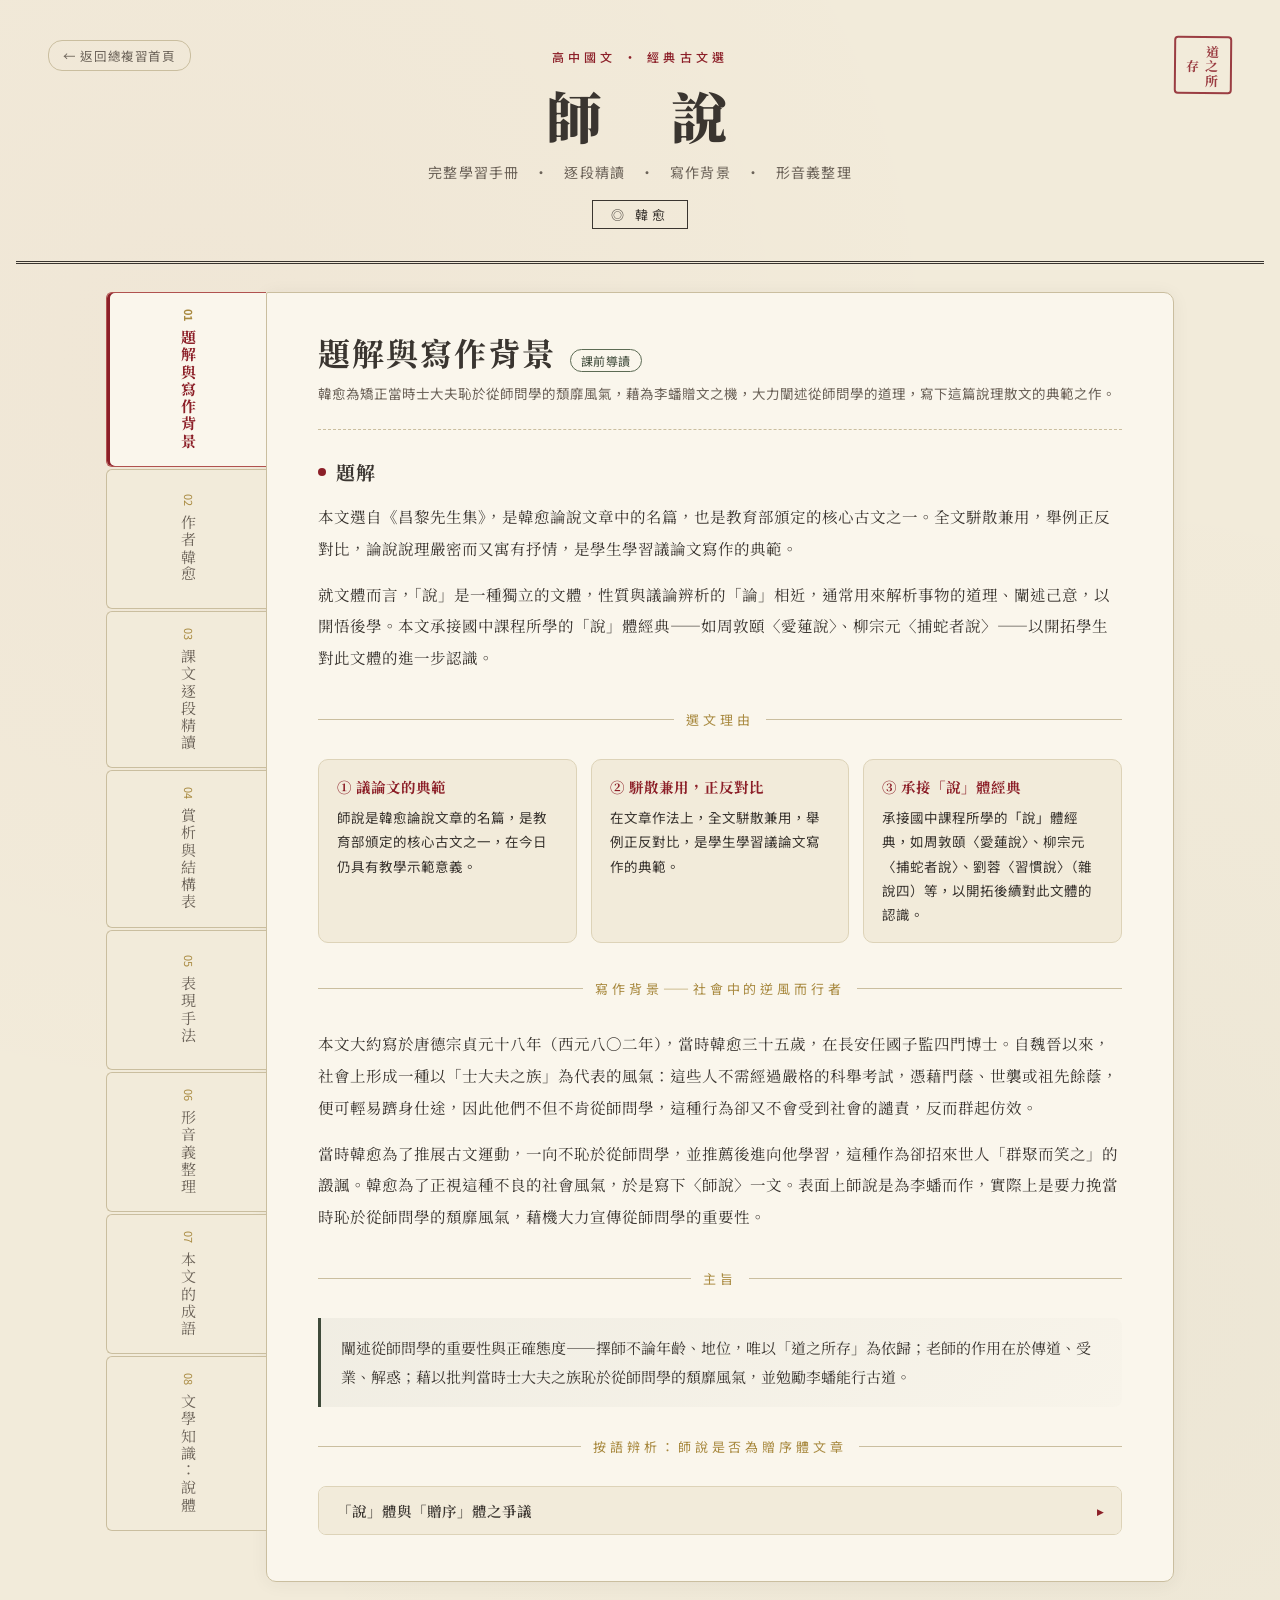
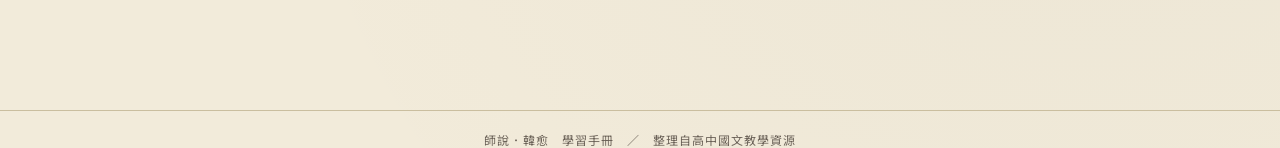
<file: lessons/shi-shuo.html>
<!DOCTYPE html>
<html lang="zh-Hant">
<head>
<meta charset="UTF-8">
<meta name="viewport" content="width=device-width, initial-scale=1.0">
<link rel="icon" href="data:image/svg+xml,<svg xmlns=%22http://www.w3.org/2000/svg%22 viewBox=%220 0 100 100%22><text y=%22.9em%22 font-size=%2290%22>🎓</text></svg>">
<title>師說｜韓愈 學習手冊</title>
<link rel="preconnect" href="https://fonts.googleapis.com">
<link href="https://fonts.googleapis.com/css2?family=Noto+Serif+TC:wght@400;500;600;700;900&family=Noto+Sans+TC:wght@300;400;500;600&family=Noto+Serif+SC:ital@0;1&display=swap" rel="stylesheet">
<link rel="stylesheet" href="../assets/style.css">
</head>
<body>

<header class="masthead">
  <a class="home-link" href="../index.html">← 返回總複習首頁</a>
  <div class="seal-mark">道之所存</div>
  <div class="eyebrow">高中國文 · 經典古文選</div>
  <h1>師　說</h1>
  <div class="sub">完整學習手冊　·　逐段精讀　·　寫作背景　·　形音義整理</div>
  <div class="author-tag">◎ 韓愈</div>
</header>

<div class="shell">
  <div class="layout">

    <!-- TAB RAIL -->
    <nav class="tab-rail" id="tabRail">
      <button class="tab-btn active" data-tab="t1"><span class="num">01</span>題解與寫作背景</button>
      <button class="tab-btn" data-tab="t2"><span class="num">02</span>作者韓愈</button>
      <button class="tab-btn" data-tab="t3"><span class="num">03</span>課文逐段精讀</button>
      <button class="tab-btn" data-tab="t4"><span class="num">04</span>賞析與結構表</button>
      <button class="tab-btn" data-tab="t5"><span class="num">05</span>表現手法</button>
      <button class="tab-btn" data-tab="t6"><span class="num">06</span>形音義整理</button>
      <button class="tab-btn" data-tab="t7"><span class="num">07</span>本文的成語</button>
      <button class="tab-btn" data-tab="t8"><span class="num">08</span>文學知識：說體</button>
    </nav>

    <!-- PANELS -->
    <div class="panel-wrap">

      <!-- ========== PANEL 1：題解與寫作背景 ========== -->
      <section class="panel active" id="t1">
        <div class="panel-title"><h2>題解與寫作背景</h2><span class="tag">課前導讀</span></div>
        <p class="panel-desc">韓愈為矯正當時士大夫恥於從師問學的頹靡風氣，藉為李蟠贈文之機，大力闡述從師問學的道理，寫下這篇說理散文的典範之作。</p>

        <div class="block">
          <div class="block-head"><span class="dot"></span><h3>題解</h3></div>
          <div class="prose">
            <p>本文選自《昌黎先生集》，是韓愈論說文章中的名篇，也是教育部頒定的核心古文之一。全文駢散兼用，舉例正反對比，論說說理嚴密而又寓有抒情，是學生學習議論文寫作的典範。</p>
            <p>就文體而言，「說」是一種獨立的文體，性質與議論辨析的「論」相近，通常用來解析事物的道理、闡述己意，以開悟後學。本文承接國中課程所學的「說」體經典——如周敦頤〈愛蓮說〉、柳宗元〈捕蛇者說〉——以開拓學生對此文體的進一步認識。</p>
          </div>
        </div>

        <div class="divider-seal"><span>選文理由</span></div>
        <div class="block">
          <div class="card-grid">
            <div class="mini-card">
              <h5>① 議論文的典範</h5>
              <p>師說是韓愈論說文章的名篇，是教育部頒定的核心古文之一，在今日仍具有教學示範意義。</p>
            </div>
            <div class="mini-card">
              <h5>② 駢散兼用，正反對比</h5>
              <p>在文章作法上，全文駢散兼用，舉例正反對比，是學生學習議論文寫作的典範。</p>
            </div>
            <div class="mini-card">
              <h5>③ 承接「說」體經典</h5>
              <p>承接國中課程所學的「說」體經典，如周敦頤〈愛蓮說〉、柳宗元〈捕蛇者說〉、劉蓉〈習慣說〉（雜說四）等，以開拓後續對此文體的認識。</p>
            </div>
          </div>
        </div>

        <div class="divider-seal"><span>寫作背景——社會中的逆風而行者</span></div>
        <div class="block">
          <div class="prose">
            <p>本文大約寫於唐德宗貞元十八年（西元八〇二年），當時韓愈三十五歲，在長安任國子監四門博士。自魏晉以來，社會上形成一種以「士大夫之族」為代表的風氣：這些人不需經過嚴格的科舉考試，憑藉門蔭、世襲或祖先餘蔭，便可輕易躋身仕途，因此他們不但不肯從師問學，這種行為卻又不會受到社會的譴責，反而群起仿效。</p>
            <p>當時韓愈為了推展古文運動，一向不恥於從師問學，並推薦後進向他學習，這種作為卻招來世人「群聚而笑之」的譭諷。韓愈為了正視這種不良的社會風氣，於是寫下〈師說〉一文。表面上師說是為李蟠而作，實際上是要力挽當時恥於從師問學的頹靡風氣，藉機大力宣傳從師問學的重要性。</p>
          </div>
        </div>

        <div class="divider-seal"><span>主旨</span></div>
        <div class="quote-card">
          闡述從師問學的重要性與正確態度——擇師不論年齡、地位，唯以「道之所存」為依歸；老師的作用在於傳道、受業、解惑；藉以批判當時士大夫之族恥於從師問學的頹靡風氣，並勉勵李蟠能行古道。
        </div>

        <div class="divider-seal"><span>按語辨析：師說是否為贈序體文章</span></div>
        <div class="block">
          <div class="accordion-item">
            <div class="accordion-head" onclick="toggleAcc(this)">「說」體與「贈序」體之爭議 <span class="arrow">▸</span></div>
            <div class="accordion-body">
              <p>本文題為「師說」，過去常因寫作目的——以文贈人，文末又有「李氏子蟠……不拘於時，請學於余，余嘉其能行古道，作師說以貽之」之語——而被歸類為「贈序」類。所謂「贈序」，亦即以文贈人，敘發感想、議論時弊，曾鞏〈送江任序〉、王安石〈送孫正之序〉、明代宋濂〈送東陽馬生序〉等，都是傳世名篇。</p>
              <p>但〈師說〉一文並無「送」或「贈」之字眼，而且清代桐城派古文家姚鼐的《古文辭類纂》將文章分成十三類，師說列為「論辨類」，並未列入「贈序類」。依南一書局張高評編《古文觀止》、東大書局楊金鼎編《古文觀止》，則將全文內容與末段為文之緣由列為贈序體文章，理由是：贈序的內容除道別、敘情誼、抨擊時弊外，還常藉以抒發理想、抱負、議論朝政，韓愈、柳宗元的許多贈序皆有此特質。</p>
              <p>〈按〉師說是否可歸類為贈序體，學界看法不一，標示為贈序體易有爭議，命題時應避免出題。（參考資料：陳必祥著，《古代散文文體概論》，臺北：文史哲出版社）</p>
            </div>
          </div>
        </div>
      </section>

      <!-- ========== PANEL 2：作者韓愈 ========== -->
      <section class="panel" id="t2">
        <div class="panel-title"><h2>作者：韓愈</h2><span class="tag">生平與文學成就</span></div>
        <p class="panel-desc">字退之，唐河南河陽人，世稱韓昌黎、韓文公。唐宋八大家之首，與柳宗元並稱「韓柳」，蘇軾評其文章「文起八代之衰」。</p>

        <div class="theme-strip">
          <span class="theme-pill">字退之．世稱韓昌黎</span>
          <span class="theme-pill">三歲喪父．刻苦攻讀</span>
          <span class="theme-pill">唐宋八大家之首</span>
          <span class="theme-pill">古文運動倡導者</span>
          <span class="theme-pill">諫迎佛骨．遠貶潮州</span>
          <span class="theme-pill">文起八代之衰</span>
        </div>

        <div class="block">
          <div class="block-head"><span class="dot"></span><h3>生平七階段 <small>早年喪親 → 屢試不第 → 彈劾遠貶 → 隨軍平亂 → 諫骨遠謫 → 治潮政績 → 晚年仕宦</small></h3></div>
          <div class="timeline">
            <div class="tl-item">
              <div class="tl-period">一、早年身世與刻苦攻讀</div>
              <h4>三歲喪父，寄人籬下，日誦數百千言而不以為苦</h4>
              <div class="tl-body">
                <p>韓愈，字退之，唐河南河陽（今河南省孟州市）人。生於代宗大曆三年（西元七六八年），卒於穆宗長慶四年（西元八二四年），年五十七歲。因昌黎韓氏為望族，韓愈自稱「昌黎韓愈」，世稱韓昌黎；晚年官至吏部侍郎，世稱韓吏部；卒後諡「文」，故世稱韓文公。</p>
                <p>韓愈三歲時父母先後去世，由長兄韓會撫養成人。因中原兵亂，韓會攜全家南遷至韶州任所，但韓會沒過幾年便病死韶州，韓愈又由寡嫂鄭氏撫養，護喪回到河陽老家。由於自幼喪父、寄人籬下，韓愈從小就感受到生活的艱辛，因而立下刻苦攻讀的志向，日誦數百千言而不以為苦。</p>
              </div>
            </div>
            <div class="tl-item">
              <div class="tl-period">二、初入仕途</div>
              <h4>屢試不中，貞元八年方進士及第</h4>
              <div class="tl-body">
                <p>貞元二年（西元七八六年），十九歲的韓愈到長安準備應進士試。他既無門第資蔭，又無權貴引薦，以致屢試不中，直到貞元八年（西元七九二年），幸逢賢臣陸贄主考，才得進士及第。貞元十二年（七九六年），董晉聘韓愈為節度推官，韓愈從地方入仕，並與孟郊定交，李翱、張籍等人向他學習古文，成了最早的韓門弟子。貞元十八年，三十四歲的韓愈被任命為國子監四門博士，正式進入京師官場。</p>
              </div>
            </div>
            <div class="tl-item">
              <div class="tl-period">三、彈劾皇親，遠貶陽山</div>
              <h4>憐恤百姓，彈劾權貴，反遭誣陷遠貶</h4>
              <div class="tl-body">
                <p>貞元十九年（八〇三年）冬，韓愈任監察御史，曾上書要求免除百姓租稅。當年關中大旱，百姓飢饉困苦，韓愈憤恨權貴對此漠不關心，上狀彈劾皇親李實，卻反遭李實向皇帝誣陷，因此被遠貶為陽山令。</p>
              </div>
            </div>
            <div class="tl-item">
              <div class="tl-period">四、隨裴度平淮西</div>
              <h4>元和十年隨軍出征，事後擢升刑部侍郎</h4>
              <div class="tl-body">
                <p>元和十年（八一五年），韓愈隨同宰相裴度出征淮西，討伐盤據淮西的藩鎮吳元濟，事後因功擢升為刑部侍郎。</p>
              </div>
            </div>
            <div class="tl-item">
              <div class="tl-period">五、諫迎佛骨，遠貶潮州</div>
              <h4>〈論佛骨表〉直言不諱，幾遭極刑</h4>
              <div class="tl-body">
                <p>元和十四年（八一九年），唐憲宗篤信佛教，遣使迎佛骨入禁宮供奉。朝中文武百官大多裝聾作啞，韓愈卻挺身上表〈論佛骨表〉，措辭不客氣，說佛骨是「枯朽之骨，凶穢之餘」，並指出歷來信佛的皇帝大多短命。憲宗大怒，原欲處以極刑，幸得宰相裴度、崔群等人極力說情，才從輕貶為潮州刺史。</p>
              </div>
            </div>
            <div class="tl-item">
              <div class="tl-period">六、治理潮州，政績卓著</div>
              <h4>為民除鱷、釋放奴婢、興辦學校</h4>
              <div class="tl-body">
                <p>潮州在唐代不到八個月便由韓愈整頓得政績卓著：①<strong>為民除鱷</strong>——韓愈作〈祭鱷魚文〉相周旋告祭，自此鱷魚不再出沒為患。②<strong>釋放奴婢</strong>——仿效柳宗元「作工抵債」之法，籌資釋放潮州奴婢無數。③<strong>興辦學校</strong>——聘秀才趙德興學授徒，並提出部分俸祿作為興學資本，潮州文風自此漸盛，後人立韓文公祠以紀念其政績。</p>
              </div>
            </div>
            <div class="tl-item">
              <div class="tl-period">七、晚年仕宦生涯</div>
              <h4>請命降服叛將，轉任吏部侍郎，病逝享年五十七</h4>
              <div class="tl-body">
                <p>唐穆宗即位後召韓愈回京，先任國子監祭酒，後轉兵部侍郎。長慶元年（八二一年），成德節度使部將王廷湊舉兵反叛，朝臣畏懼此一危險使命，唯獨韓愈毅然請命前往，慷慨陳辭，終於折服王廷湊歸服朝廷。長慶四年十二月，韓愈轉任吏部侍郎後病逝，享年五十七歲，諡「文」，世稱韓文公。（參考資料：羅聯添先生著，《韓愈傳》；新、舊唐書韓愈傳，臺北國家出版社）</p>
              </div>
            </div>
          </div>
        </div>

        <div class="divider-seal"><span>文學主張與成就</span></div>
        <div class="block">
          <div class="card-grid">
            <div class="mini-card">
              <h5>① 文以載道之說</h5>
              <p>弟子李漢於《昌黎集》序中說：「文者，貫道之器也。」後人因之以「文以載道」概括韓愈文學思想；其文學主張確實未嘗離開「道」的範疇，自言「惟陳言之務去」「必出於己，不蹈襲前人一言一句」。</p>
            </div>
            <div class="mini-card">
              <h5>② 提倡古文運動</h5>
              <p>古文運動非韓愈首創，先有陳子昂、李華、元結、獨孤及、柳冕等先驅。韓愈能使古文運動蔚為風潮，原因有三：①既有理論又有創作。②能抗顏為師，門生眾多。③有柳宗元等好友同道互相支援。</p>
            </div>
            <div class="mini-card">
              <h5>③ 韓愈詩歌特色——奇崛險怪</h5>
              <p>繼承李白自由豪放與杜甫「語不驚人死不休」的傳統：①用奇字、造拗句，喜押險韻、避熟求生。②以文為詩，擅用文章句法章法。③想像豐富、氣勢雄偉，如〈南山詩〉連用五十多個比喻形容山石姿態。</p>
            </div>
            <div class="mini-card">
              <h5>④ 後世評價</h5>
              <p>蘇軾評論古今散文大家：「韓如海，柳如泉，歐如瀾，蘇如潮」，可見韓愈文章雄渾博大的氣象。（清．李扶九原編，黃仁滫重訂《古文筆法百篇》卷十九）</p>
            </div>
          </div>
        </div>

        <div class="divider-seal"><span>蘇軾〈潮州韓文公廟碑〉所論韓愈一生</span></div>
        <div class="block">
          <div class="idiom-grid">
            <div class="idiom-card"><div class="word">文起八代之衰</div><div class="mean">指韓愈提倡古文，遏抑魏、晉、宋、齊、梁、陳、隋以來華靡駢儷的文風。</div></div>
            <div class="idiom-card"><div class="word">道濟天下之溺</div><div class="mean">指韓愈發揚儒家道統，扭轉社會風氣，挽救沉溺於異端的人心。</div></div>
            <div class="idiom-card"><div class="word">忠犯人主之怒</div><div class="mean">指韓愈諫迎佛骨，冒犯天子之怒。</div></div>
            <div class="idiom-card"><div class="word">勇奪三軍之帥</div><div class="mean">指韓愈隻身說降叛將王廷湊，使其歸服朝廷。</div></div>
          </div>
          <div class="prose" style="margin-top:10px;">
            <p>碑文中又說：「自東漢以來，道喪文敝，異端並起；歷唯韓子，一變古文之疏陋……天下靡然從公，復歸於正，蓋三百年於此矣。」並稱頌韓愈是「匹夫而為百世師，一言而為天下法」，足見其學術與人格對後世影響深遠。</p>
          </div>
        </div>
      </section>

      <!-- ========== PANEL 3：課文逐段精讀 ========== -->
      <section class="panel" id="t3">
        <div class="panel-title"><h2>課文逐段精讀</h2><span class="tag">原文 · 注釋 · 語譯 · 段析</span></div>
        <p class="panel-desc">全文以「師」字為主軸，正反對比說理，貫串全文；先立論擇師標準，再以三組對比批判時俗，終以孔子之例與李蟠之事收束全篇。</p>

        <div class="theme-strip">
          <span class="theme-pill">第一段｜立論：學必有師</span>
          <span class="theme-pill">第二段｜擇師原則：道之所存</span>
          <span class="theme-pill">第三段｜古今對比：聖益聖愚益愚</span>
          <span class="theme-pill">第四段｜自身對比：小學大遺</span>
          <span class="theme-pill">第五段｜橫向對比：巫醫樂師百工</span>
          <span class="theme-pill">第六段｜舉證：聖人無常師</span>
          <span class="theme-pill">第七段｜緣由：贈李蟠</span>
        </div>

        <div class="prose-stage">

          <!-- 第一段 -->
          <div class="para-block">
            <div class="para-gist">段旨｜開門見山點出主旨，強調學必有師的重要性。</div>
            <div class="original">
              古之學者必有師<span class="annot">1</span>。師者，所以傳道、受業、解惑也<span class="annot">2</span>。人非生而知之者，孰能無惑？惑而不從師，其為惑也終不解矣<span class="annot">3</span><span class="annot">4</span>！
            </div>
            <div class="translation">
              <span class="label">語譯｜</span>古代求學的人一定有老師。老師，是用來傳授道理、講授學業、解除疑惑的人。人不是生下來就懂得道理的，誰能沒有疑惑呢？有了疑惑卻不向老師請教，那些疑惑就終究無法解開了！
            </div>
            <div class="anno-list">
              <div class="anno-item"><span class="anno-num">1</span><span class="anno-term">學者：</span>此指學習的人。</div>
              <div class="anno-item"><span class="anno-num">2</span><span class="anno-term">師者，所以傳道、受業、解惑也：</span>老師是傳授道理、講授學業、解除疑惑的人。所以，用以、用來。道，學問道理；業，古代六藝經傳之學業；解惑，解決道、業兩方面的疑難。〈補注〉曾國藩《求闕齋讀書錄》卷八〈韓昌黎集〉條：「傳道謂修己治人之道，授業謂古文六藝之文，解惑謂二者之疑義。」</div>
              <div class="anno-item"><span class="anno-num">3</span><span class="anno-term">之：</span>代詞，指那些疑惑的問題。</div>
              <div class="anno-item"><span class="anno-num">4</span><span class="anno-term">其為惑也：</span>指此「道」與「業」兩方面的疑難。</div>
            </div>
            <div class="commentary">
              <span class="label">賞析｜</span>全文以「師」字為主軸，正、反對比說理，貫串全文，歸結於「尊師重道」。韓愈開門見山點出主旨，以「必」字強調從師問學的必要性，也概括了全文論述的內容範圍，與文末「余嘉其能行古道」前後呼應、一脈相承。〈補注〉「人非生而知之者」化用《論語》：「我非生而知之者，好古，敏以求之者也」之語，孔子承認「生而知之」者存在，卻謙稱自己並非此類之人，藉以強調從師問學的重要。</div>
          </div>

          <!-- 第二段 -->
          <div class="para-block">
            <div class="para-gist">段旨｜針對「聞道」論述，提出擇師的原則——道之所存，師之所存。</div>
            <div class="original">
              生乎吾前<span class="annot">5</span>，其聞道也<span class="annot">6</span>，固先乎吾，吾從而師之<span class="annot">7</span>；生乎吾後，其聞道也，亦先乎吾，吾從而師之<span class="annot">8</span>。吾師道也，夫庸知其年之先後生於吾乎<span class="annot">9</span>？是故無貴無賤、無長無少<span class="annot">10</span>，道之所存，師之所存也。
            </div>
            <div class="translation">
              <span class="label">語譯｜</span>出生在我之前的人，他懂得道理本來就比我早，我便跟從他、以他為師；出生在我之後的人，如果他懂得道理也比我早，我也跟從他、以他為師。我所學習的是道理啊，何必去管他出生年紀比我早還是晚呢？所以，無論地位高低、不管年紀大小，道理存在的地方，就是老師存在的地方。
            </div>
            <div class="anno-list">
              <div class="anno-item"><span class="anno-num">5</span><span class="anno-term">乎：</span>介詞，於、在。</div>
              <div class="anno-item"><span class="anno-num">6</span><span class="anno-term">聞道：</span>明瞭道理。聞，聽聞，引申為理解、明瞭。〈補注〉《論語．里仁》：「子曰：『朝聞道，夕死可矣。』」</div>
              <div class="anno-item"><span class="anno-num">7</span><span class="anno-term">從而師之：</span>跟從他學習。師，作動詞，學習、效法。</div>
              <div class="anno-item"><span class="anno-num">8</span><span class="anno-term">吾師道也：</span>我所學習的是道理。師，學習。</div>
              <div class="anno-item"><span class="anno-num">9</span><span class="anno-term">夫庸知其年之先後生於吾乎：</span>何必過問他們年齡比我大或小呢？夫，發語詞，無義。庸，表反問語氣，豈、難道。知，過問、計較。</div>
              <div class="anno-item"><span class="anno-num">10</span><span class="anno-term">無貴無賤、無長無少：</span>無論地位高低、不需計較年齡大小。</div>
            </div>
            <div class="commentary">
              <span class="label">賞析｜</span>韓愈針對「聞道」論述，分析從師問學的原則——道之所存，師之所存。提出擇師的原則，分析世俗擇師標準的不足，為下文奠定論說的基礎，標舉擇師不在於年齡、地位，只在於是否先聞道。</div>
          </div>

          <!-- 第三段 -->
          <div class="para-block">
            <div class="para-gist">段旨｜以古之聖人和今之眾人對比，凸顯時人恥學於師的愚昧。</div>
            <div class="original">
              嗟乎！師道之不傳也久矣<span class="annot">11</span>！欲人之無惑也難矣！古之聖人，其出人也遠<span class="annot">12</span>，猶且從師而問焉<span class="annot">13</span>；今之眾人，其下<span class="annot">14</span>聖人也亦遠矣，而恥學於師<span class="annot">15</span>。是故聖益聖，愚益愚，聖人之所以為聖，愚人之所以為愚，其皆出於此乎<span class="annot">16</span><span class="annot">17</span>？
            </div>
            <div class="translation">
              <span class="label">語譯｜</span>唉！從師問學的傳統已經失傳很久了！要人們沒有疑惑，實在很難啊！古代的聖人，他們的才智遠遠超出一般人，尚且還要跟從老師請教學問；現在的一般人，他們的才智遠遠不如聖人，卻以向老師學習為恥。因此聖人更加聖明，愚人更加愚昧。聖人之所以成為聖人、愚人之所以成為愚人，原因大概都出在這裡吧？
            </div>
            <div class="anno-list">
              <div class="anno-item"><span class="anno-num">11</span><span class="anno-term">師道：</span>指從師問學的傳統。</div>
              <div class="anno-item"><span class="anno-num">12</span><span class="anno-term">出人：</span>超出一般人。〈補注〉「出」字下省略比較關係詞「於」，「其下聖人」之「下」字亦同。</div>
              <div class="anno-item"><span class="anno-num">13</span><span class="anno-term">焉：</span>句末語助詞，無義，相當於「之」。</div>
              <div class="anno-item"><span class="anno-num">14</span><span class="anno-term">下：</span>不如、不及。</div>
              <div class="anno-item"><span class="anno-num">15</span><span class="anno-term">恥學於師：</span>以從師問學為恥。恥，意動用法，以……為恥。</div>
              <div class="anno-item"><span class="anno-num">16</span><span class="anno-term">所以：</span>何以、為什麼。</div>
              <div class="anno-item"><span class="anno-num">17</span><span class="anno-term">其：</span>推測語氣，大概、或許。</div>
            </div>
            <div class="commentary">
              <span class="label">賞析｜</span>第三段以古之聖人和今之眾人的天資、是否從師問學的結果作對比，凸顯聖愚之分並不純粹取決於天資，而在於是否願意從師問學，正點出聖人、愚人不同的關鍵原因，凸顯時人恥學於師的愚昧。</div>
          </div>

          <!-- 第四段 -->
          <div class="para-block">
            <div class="para-gist">段旨｜透過士大夫自身的矛盾——為孩子擇師卻自身恥學，批判其不明事理。</div>
            <div class="original">
              愛其子，擇師而教之；於其身也<span class="annot">18</span>，則恥師焉<span class="annot">19</span>，惑矣！彼童子之師，授之書而習其句讀者也<span class="annot">20</span>，非吾所謂傳其道、解其惑者也。句讀之不知，惑之不解，或師焉，或不焉<span class="annot">21</span>；小學而大遺<span class="annot">22</span>，吾未見其明也。
            </div>
            <div class="translation">
              <span class="label">語譯｜</span>人們疼愛自己的孩子，會選擇老師來教導他；但對於自己本身，卻以從師問學為恥，真是糊塗啊！那些教導兒童的老師，只是教他們讀書、學習斷句而已，並不是我所說能夠傳授道理、解除疑惑的老師。不懂得斷句的，向老師學習；有疑惑不能解決的，卻不向老師請教；學了小的（句讀之學），卻丟了大的（道業的疑惑），我看不出這種做法有什麼明智的地方。
            </div>
            <div class="anno-list">
              <div class="anno-item"><span class="anno-num">18</span><span class="anno-term">其身：</span>指自己本人，士大夫自身。〈補注〉自身對比：士大夫為孩子擇師，自身卻以從師問學為恥，兩相對比，凸顯自身矛盾。</div>
              <div class="anno-item"><span class="anno-num">19</span><span class="anno-term">恥師：</span>以從師問學為恥。</div>
              <div class="anno-item"><span class="anno-num">20</span><span class="anno-term">授之書而習其句讀者也：</span>教他們讀書、學習斷句。句讀，文中語意完足而語氣須停頓處稱「句」，語意未完而略作停頓處稱「讀」。</div>
              <div class="anno-item"><span class="anno-num">21</span><span class="anno-term">或師焉，或不焉：</span>有的（在句讀上）從師學習，有的（在解惑上）卻不從師。不，通「否」。〈補注〉本句採「錯綜」（交蹉語次）句法，正常語序應為「句讀之不知，或師焉；惑之不解，或不焉」，作者刻意交錯排列以加強語氣與節奏。</div>
              <div class="anno-item"><span class="anno-num">22</span><span class="anno-term">小學而大遺：</span>學習小的（句讀之學），卻遺漏大的（道業的疑惑）。〈補注〉義近：本末倒置、捨大逐末。</div>
            </div>
            <div class="commentary">
              <span class="label">賞析｜</span>本段透過士大夫自身的矛盾——為孩子擇師，自身學習卻恥於從師——以「習其句讀」之「小學」與「傳道解惑」之「大遺」相對比，對士大夫不明事理的表現給予直接批評。</div>
          </div>

          <!-- 第五段 -->
          <div class="para-block">
            <div class="para-gist">段旨｜舉巫醫樂師百工不恥相師，對比士大夫恥於從師問學的荒謬。</div>
            <div class="original">
              巫醫、樂師、百工之人<span class="annot">23</span><span class="annot">24</span>，不恥相師<span class="annot">25</span>。士大夫之族<span class="annot">26</span>，曰師、曰弟子云者<span class="annot">27</span>，則群聚而笑之。問之，則曰：「彼與彼年相若也，道相似也。位卑則足羞<span class="annot">28</span>，官盛則近諛<span class="annot">29</span>。」嗚呼！師道之不復，可知矣！巫醫、樂師、百工之人，君子不齒<span class="annot">30</span>，今其智乃反不能及，其可怪也歟！
            </div>
            <div class="translation">
              <span class="label">語譯｜</span>巫師、醫生、樂師和從事各種技藝的人，不以互相學習為恥。士大夫這一類人，一聽到有人稱「老師」「弟子」，就會聚在一起嘲笑他。問他們為什麼這樣，他們就說：「他和他年紀差不多，學問也差不多啊。」向地位低的人學習，就覺得十分羞恥；向官位高的人學習，就覺得近乎阿諛奉承。唉！從師問學的風氣難以恢復，由此可知了！巫師、醫生、樂師和各種工匠，是士大夫所不屑與之同列的人，現在士大夫的見識反而比不上這些人，這真是令人感到奇怪啊！
            </div>
            <div class="anno-list">
              <div class="anno-item"><span class="anno-num">23</span><span class="anno-term">巫醫：</span>指巫師和醫生。古代巫、醫職務原本不分。</div>
              <div class="anno-item"><span class="anno-num">24</span><span class="anno-term">百工：</span>從事各種技藝的人。百，泛指多種。</div>
              <div class="anno-item"><span class="anno-num">25</span><span class="anno-term">不恥相師：</span>不以互相學習為恥。相，互相。</div>
              <div class="anno-item"><span class="anno-num">26</span><span class="anno-term">士大夫之族：</span>指在職居官的人們。族，語助詞，表語氣停頓（一說指同類之人）。</div>
              <div class="anno-item"><span class="anno-num">27</span><span class="anno-term">云者：</span>語助詞，表語氣停頓。</div>
              <div class="anno-item"><span class="anno-num">28</span><span class="anno-term">位卑則足羞：</span>向地位低的人學習，就感到十分羞恥。</div>
              <div class="anno-item"><span class="anno-num">29</span><span class="anno-term">官盛則近諛：</span>向官位高的人學習，就覺得近於諂媚。諛，奉承、討好之意。</div>
              <div class="anno-item"><span class="anno-num">30</span><span class="anno-term">不齒：</span>不屑與之同列。齒，本義為牙齒，轉品（名詞作動詞），引申為排列。〈補注〉「不恥」（不以為可恥，如：不恥下問）與「不齒」（不屑與之同列）二者意思完全相反，宜留意分辨。</div>
            </div>
            <div class="commentary">
              <span class="label">賞析｜</span>第五段舉巫、醫、樂師、百工之人不恥相師，對比士大夫恥於從師問學的荒謬。此屬當代橫向的對比：對比士大夫與其他行業在從師問學上的態度，批判士大夫不智。</div>
          </div>

          <!-- 第六段 -->
          <div class="para-block">
            <div class="para-gist">段旨｜以孔子拜師的事例為證，提出正確的從師問學態度。</div>
            <div class="original">
              聖人無常師<span class="annot">31</span>。孔子師郯子<span class="annot">32</span>、萇弘<span class="annot">33</span>、師襄<span class="annot">34</span>、老聃<span class="annot">35</span>。郯子之徒<span class="annot">36</span>，其賢不及孔子。孔子曰：「三人行，則必有我師。」是故弟子不必不如師，師不必賢於弟子，聞道有先後，術業有專攻，如是而已。
            </div>
            <div class="translation">
              <span class="label">語譯｜</span>聖人沒有固定不變的老師。孔子曾以郯子、萇弘、師襄、老聃為師。郯子這些人，他們的賢能其實是比不上孔子的。孔子說：「三人同行，其中必定有可以做我老師的人。」所以學生不一定不如老師，老師也不一定比學生賢能，只是聽聞道理有先有後，學問技藝各有專長罷了。
            </div>
            <div class="anno-list">
              <div class="anno-item"><span class="anno-num">31</span><span class="anno-term">常師：</span>固定的老師。</div>
              <div class="anno-item"><span class="anno-num">32</span><span class="anno-term">郯子：</span>ㄉㄢˋ。春秋時郯國（今山東省郯城縣）國君，孔子曾向他請教「以鳥名官」之事（見《左傳．昭公十七年》）。</div>
              <div class="anno-item"><span class="anno-num">33</span><span class="anno-term">萇弘：</span>ㄔㄤˊㄏㄨㄥˊ東周敬王時大夫，孔子曾向他請教古樂。</div>
              <div class="anno-item"><span class="anno-num">34</span><span class="anno-term">師襄：</span>春秋時魯國樂官，孔子曾向他學琴。</div>
              <div class="anno-item"><span class="anno-num">35</span><span class="anno-term">老聃：</span>ㄉㄢˉ即老子，姓李名耳，字聤，曾任周朝守藏史，《史記．老子韓非列傳》記載孔子曾向他請教禮儀。</div>
              <div class="anno-item"><span class="anno-num">36</span><span class="anno-term">徒：</span>類、輩。</div>
            </div>
            <div class="commentary">
              <span class="label">賞析｜</span>本段以孔子拜師的事例為證，提出正確的從師問學態度，並從「聞道有先後，術業有專攻」說明「弟子不必不如師，師不必賢於弟子」之道理，以聖人之例匡正世俗以年齡、地位論師的荒謬。</div>
          </div>

          <!-- 第七段 -->
          <div class="para-block">
            <div class="para-gist">段旨｜說明撰寫本文的緣起，與篇首「古之學者必有師」前後呼應。</div>
            <div class="original">
              李氏子蟠<span class="annot">37</span>，年十七，好古文<span class="annot">38</span>，六藝經傳<span class="annot">39</span>，皆通習之<span class="annot">40</span>。不拘於時<span class="annot">41</span>，請學於余<span class="annot">42</span>。余嘉其能行古道<span class="annot">43</span>，作師說以貽之<span class="annot">44</span>。
            </div>
            <div class="translation">
              <span class="label">語譯｜</span>李蟠，十七歲，喜愛古文，六經的經文和傳注都已經全部研習通曉了。他不被當時的風氣所拘束，向我請教學問。我讚許他能夠履行古人從師問學的傳統，因此寫這篇師說贈送給他。
            </div>
            <div class="anno-list">
              <div class="anno-item"><span class="anno-num">37</span><span class="anno-term">李氏子蟠：</span>ㄆㄢˊ李蟠，唐代人，韓愈弟子。</div>
              <div class="anno-item"><span class="anno-num">38</span><span class="anno-term">好古文：</span>愛好古文，此指先秦兩漢樸實典雅的散文。</div>
              <div class="anno-item"><span class="anno-num">39</span><span class="anno-term">六藝經傳：</span>六藝的經文和傳文。六藝，指詩、書、禮、樂、易、春秋六部經書；經，經文本身；傳，解釋經文的著作。</div>
              <div class="anno-item"><span class="anno-num">40</span><span class="anno-term">通習之：</span>全都研習通曉了。通，全部；習，研習。</div>
              <div class="anno-item"><span class="anno-num">41</span><span class="anno-term">不拘於時：</span>不被當時士大夫恥於從師的風氣所拘束。拘，拘束。</div>
              <div class="anno-item"><span class="anno-num">42</span><span class="anno-term">余：</span>韓愈自稱。</div>
              <div class="anno-item"><span class="anno-num">43</span><span class="anno-term">嘉其能行古道：</span>讚許他能履行古人從師問學的傳統。嘉，讚許。</div>
              <div class="anno-item"><span class="anno-num">44</span><span class="anno-term">貽：</span>ㄧˊ贈送。</div>
            </div>
            <div class="commentary">
              <span class="label">賞析｜</span>本段說明撰寫本文的緣起：李蟠不拘於時、請學於余，韓愈嘉許其「能行古道」，故作師說以贈之。與篇首「古之學者必有師」前後呼應、一脈相承，並對士大夫「恥師」「拘於時」之風氣作出回應，全文首尾圓合。</div>
          </div>

        </div>
      </section>

      <!-- ========== PANEL 4：賞析與結構表 ========== -->
      <section class="panel" id="t4">
        <div class="panel-title"><h2>賞析與結構表</h2><span class="tag">內容鑑賞 · 全文脈絡</span></div>
        <p class="panel-desc">全文以「師」與「道」的關係層層推展，藉對比論證營造氣勢，終以聖人之例與李蟠之事收束，立論獨到、結構嚴整。</p>

        <div class="block">
          <div class="block-head"><span class="dot"></span><h3>賞析</h3></div>
          <div class="card-grid">
            <div class="mini-card">
              <h5>① 層層推展從師問學的傳統</h5>
              <p>先以「道之所存，師之所存」標舉擇師標準，不在於年齡、地位，只在於是否先聞道；再以「傳道、受業、解惑」概括老師的作用，層層推展，立論精闢。</p>
            </div>
            <div class="mini-card">
              <h5>② 對比論證營造氣勢</h5>
              <p>全文設三組對比——古之聖人從師而問（聖益聖）與今之眾人恥學於師（愚益愚）；愛其子擇師而教與於其身則恥師焉（小學而大遺）；巫醫樂師百工之人不恥相師與士大夫之族羞於從師——層層遞進，批判「位卑則足羞，官盛則近諛」之世俗心理，呼應「師道之不傳也久矣」之嘆。</p>
            </div>
            <div class="mini-card">
              <h5>③ 藉聖人之例匡正時俗</h5>
              <p>從正面舉孔子無常師、從學於郯子、萇弘、師襄、老聃為例，歸結「弟子不必不如師，師不必賢於弟子，聞道有先後，術業有專攻」的從師之理，匡正世俗以年齡、地位論師的荒謬。</p>
            </div>
          </div>
        </div>

        <div class="divider-seal"><span>結構表</span></div>
        <div class="block">
          <div class="accordion-item open">
            <div class="accordion-head" onclick="toggleAcc(this)">師說．全文結構 <span class="arrow">▸</span></div>
            <div class="accordion-body">
              <ul style="margin:0; padding-left:20px; line-height:2;">
                <li><strong>寫作緣由</strong>——李蟠好古文，六藝經傳，皆通習之；不拘於時，請學於余，余嘉其能行古道，作師說以貽之</li>
                <li><strong>正面論證</strong>——聖人無常師：弟子不必不如師，師不必賢於弟子，聞道有先後，術業有專攻</li>
                <li><strong>對比論證</strong>
                  <ul style="padding-left:20px;">
                    <li><strong>當代橫比</strong>——士大夫之族：曰師、曰弟子，則群聚而笑之（恥於從師）╱巫、醫、樂師、百工之人：不恥相師</li>
                    <li><strong>自身對比</strong>——愛其子，擇師而教之╱於其身，則恥師焉：習句讀（小學）╱非傳道解惑（大遺）</li>
                    <li><strong>古今縱比</strong>——古之聖人：從師而問焉（聖益聖）╱今之眾人：恥學於師（愚益愚）</li>
                  </ul>
                </li>
                <li><strong>託古立論</strong>
                  <ul style="padding-left:20px;">
                    <li><strong>從師的原則</strong>——道之所存，師之所存</li>
                    <li><strong>從師的重要性</strong>——老師的作用：傳道、受業、解惑</li>
                  </ul>
                </li>
              </ul>
            </div>
          </div>
        </div>
        <div class="prose" style="margin-top:14px;">
          <p>全篇脈絡先點出「學必有師」的論點，接著以「閒道有先後」的觀點，結構嚴謹，立論有據，舉例見解深刻，文章主旨在於人生而有惑的前提下提出「從師問學」的重要性，堪稱說理散文的典範。</p>
        </div>
      </section>

      <!-- ========== PANEL 5：表現手法 ========== -->
      <section class="panel" id="t5">
        <div class="panel-title"><h2>表現手法</h2><span class="tag">寫作技巧 · 修辭探討</span></div>
        <p class="panel-desc">本文立論獨到精闢，善用對比論證營造氣勢，並能於說理之中抒情寄慨，跌宕生姿，是古文說理散文的典範之作。</p>

        <div class="block">
          <div class="block-head"><span class="dot"></span><h3>（一）立論獨到而精闢</h3></div>
          <div class="prose">
            <p>在古代的散文中，韓愈的師說是具有典範性的說理散文。本文以「學者必有師」和「道之所存，師之所存」為兩大主要論點，緊扣議題進行論證，並直接援引孔子從師問學的言行作為佐證——如前所述，孔子被奉為「至聖」，卻仍以郯子、萇弘、師襄、老聃為師，這些事例可在《孔子家語》《史記．孔子世家》及《論語》中找到相關記述以資佐證，因而顯得確鑿且極具說服力。以事例而言，作者援取孔子從師的言行作為證據，靠著確鑿事理的論證，支撐且直接強化了文章的說服力。</p>
          </div>
        </div>

        <div class="divider-seal"><span>（二）對比論證營造氣勢</span></div>
        <div class="block">
          <div class="prose">
            <p>本文為了論述從師之道，構成精彩的對比文筆。第一組以「古之聖人」與「今之眾人」對比（「古之聖人，猶且從師而問焉」與「今之眾人，而恥學於師」），批判恥於從師的風氣。第二組以「愛其子，擇師而教之」與「於其身也，則恥師焉」對比，「小（句讀之學）」與「大（傳道解惑）」相對，揭穿士大夫教子之矛盾。第三組以「巫醫樂師百工之人」與「士大夫之族」對比，「不恥相師」與「恥學於師」相對，這怎能不叫人嘆息「今之眾人」之謬誤呢？三組對比層層遞進，使讀者從對比中獲得真切的感受，凸顯士大夫之族不智可笑。</p>
          </div>
        </div>

        <div class="divider-seal"><span>（三）說理中抒情寄慨</span></div>
        <div class="block">
          <div class="prose">
            <p>說理文自然以說理為主，但觸動人心者莫若先乎情，作者在說理中抒情，韓愈深通箇中三昧。就本文來看，他是一唱三嘆：一嘆「師道之不傳也久矣」，可見從師之風由來已久、根深蔓固；再嘆「欲人之無惑也難矣」，可見從師問學之難已成時弊；三嘆「其可怪也歟」，將批判之情推向極致。由作者在說理之中嗟嘆夾流，於層層推進之中，戚否成趣，相得益彰，以跌宕的文情增添盎然理趣，頗能打動人心。</p>
          </div>
        </div>

        <div class="divider-seal"><span>內容分析補述</span></div>
        <div class="block">
          <div class="prose">
            <p><strong>開門見山點出主旨：</strong>本文首句即開門見山點出主旨：「古之學者必有師」，語氣簡勁有力，與文章結尾「余嘉其能行古道」前後呼應，一脈相承。</p>
            <p><strong>擇師標準在於「先我聞道」：</strong>第二段轉而談擇師的標準，韓愈說：「無貴無賤、無長無少，道之所存，師之所存也。」以此駁斥當時士大夫只重年齡、地位的世俗門第觀念，並呼應文末嘉許李蟠「能行古道」的贈言旨意。</p>
          </div>
        </div>
      </section>

      <!-- ========== PANEL 6：形音義整理 ========== -->
      <section class="panel" id="t6">
        <div class="panel-title"><h2>形音義整理</h2><span class="tag">字音字形義 · 文法修辭 · 疑難辨析</span></div>
        <p class="panel-desc">本課須留意「讀」「庸」「賤」「不（否）」等多音多義字，以及錯綜、對比、設問等修辭手法，「焉」「惑」「或」三字的辨析尤須留意。</p>

        <div class="block">
          <div class="block-head"><span class="dot"></span><h3>重要形音義</h3></div>
          <div class="tbl-wrap">
            <table class="data-tbl">
              <tr><th>字</th><th>音</th><th>義</th><th>例句</th></tr>
              <tr><td class="char">讀</td><td>ㄉㄡˋ</td><td>文中誦讀時音節停頓之處</td><td>句讀之不知</td></tr>
              <tr><td class="char">庸</td><td>ㄩㄥ</td><td>豈、難道，表反問語氣</td><td>夫庸知其年之先後生於吾乎</td></tr>
              <tr><td class="char">賤</td><td>ㄐㄧㄢˋ</td><td>地位低下</td><td>無貴無賤</td></tr>
              <tr><td class="char">焉</td><td>ㄧㄢ</td><td>句末語助詞，無義</td><td>猶且從師而問焉</td></tr>
              <tr><td class="char">不</td><td>ㄈㄡˇ</td><td>通「否」，表否定</td><td>或師焉，或不焉</td></tr>
              <tr><td class="char">諛</td><td>ㄩˊ</td><td>阿諛、奉承</td><td>官盛則近諛</td></tr>
            </table>
          </div>
        </div>

        <div class="divider-seal"><span>重要文法修辭</span></div>
        <div class="tbl-wrap">
          <table class="data-tbl">
            <tr><th>修辭</th><th>例句</th><th>說明</th></tr>
            <tr><td>錯綜（交蹉語次）</td><td>句讀之不知，惑之不解，或師焉，或不焉</td><td>正常語序應為「句讀之不知，或師焉；惑之不解，或不焉」，作者刻意交錯排列，加強語氣與節奏。</td></tr>
            <tr><td>對比</td><td>古之聖人……今之眾人</td><td>以古今聖愚之別，凸顯今人恥於從師問學的荒謬。</td></tr>
            <tr><td>設問（激問）</td><td>人非生而知之者，孰能無惑？</td><td>以反問句強化從師問學的必要性，答案已隱含於問句之中。</td></tr>
          </table>
        </div>

        <div class="divider-seal"><span>疑難辨析</span></div>
        <div class="block">
          <div class="prose">
            <p><strong>（一）猶且從師而問「焉」：</strong>助詞，無義，相當於「之」。</p>
            <p><strong>（二）於其身也，則恥師焉，「惑」矣：</strong>此處「惑」作動詞，指因不明事理而感到困惑、糊塗。</p>
            <p><strong>（三）句讀之不知，「惑」之不解：</strong>此處「惑」作名詞，指疑惑、疑難之事，與上一條動詞用法不同，宜分辨清楚。</p>
            <p><strong>（四）或師焉，或「不」焉：</strong>「不」通「否」，音ㄈㄡˇ，表否定，意指有的人從師學習句讀，有的人卻不從師解惑；承上文「句讀之不知，惑之不解」省略主語與動詞的結構而來。</p>
            <p><strong>（五）巫醫、樂師、百工之人：</strong>「巫醫」依周代制度與歷史考據，巫、醫二者職務原本不分；「樂師」指以奏樂為業的人；「百工」泛指從事各種技藝的工匠。</p>
          </div>
        </div>
      </section>

      <!-- ========== PANEL 7：本文的成語 ========== -->
      <section class="panel" id="t7">
        <div class="panel-title"><h2>出自本文的成語</h2><span class="tag">本課重要成語</span></div>
        <p class="panel-desc">〈師說〉是說理散文名篇，許多語句已成為後世論及從師問學時習用的成語，依課文出現順序整理如下。</p>

        <div class="idiom-grid">
          <div class="idiom-card"><div class="word">傳道授業解惑</div><div class="mean">老師傳授道理、講授學業、解除疑惑的職責。</div></div>
          <div class="idiom-card"><div class="word">人非生而知之</div><div class="mean">人不是生下來就懂得道理的。</div></div>
          <div class="idiom-card"><div class="word">道之所存，師之所存</div><div class="mean">道理存在的地方，就是老師存在的地方，指擇師不論身分地位。</div></div>
          <div class="idiom-card"><div class="word">無貴無賤，無長無少</div><div class="mean">不論地位高低、年紀大小。</div></div>
          <div class="idiom-card"><div class="word">師道之不傳也久矣</div><div class="mean">從師問學的風氣已經失傳很久了。</div></div>
          <div class="idiom-card"><div class="word">聖益聖，愚益愚</div><div class="mean">聖人更加聖明，愚人更加愚昧。</div></div>
          <div class="idiom-card"><div class="word">愛其子，擇師而教之</div><div class="mean">疼愛孩子，會替孩子選擇老師加以教導。</div></div>
          <div class="idiom-card"><div class="word">小學而大遺</div><div class="mean">學了小的（句讀之學）卻遺漏了大的（道業的疑惑），比喻捨本逐末、本末倒置。</div></div>
          <div class="idiom-card"><div class="word">不恥相師</div><div class="mean">不以互相學習為恥。</div></div>
          <div class="idiom-card"><div class="word">位卑則足羞，官盛則近諛</div><div class="mean">向地位低的人學習感到羞恥，向官位高的人學習又覺得近乎阿諛。</div></div>
          <div class="idiom-card"><div class="word">君子不齒</div><div class="mean">為人所不齒，不屑與之同列。</div></div>
          <div class="idiom-card"><div class="word">其可怪也歟</div><div class="mean">真是令人感到奇怪啊！</div></div>
          <div class="idiom-card"><div class="word">聖人無常師</div><div class="mean">聖人沒有固定不變的老師，指應廣泛求教、不拘一師。</div></div>
          <div class="idiom-card"><div class="word">三人行，必有我師</div><div class="mean">三人同行，其中必定有可以作為自己老師的人，語出《論語》。</div></div>
          <div class="idiom-card"><div class="word">弟子不必不如師，師不必賢於弟子</div><div class="mean">學生不一定不如老師，老師也不一定比學生賢能。</div></div>
          <div class="idiom-card"><div class="word">聞道有先後，術業有專攻</div><div class="mean">聽聞道理有先有後，學問技藝各有專長。</div></div>
          <div class="idiom-card"><div class="word">不拘於時</div><div class="mean">不被當時的風氣所拘束。</div></div>
          <div class="idiom-card"><div class="word">不恥下問</div><div class="mean">向地位或學問較自己低的人請教，而不感到羞恥。</div></div>
        </div>
      </section>

      <!-- ========== PANEL 8：文學知識：說體 ========== -->
      <section class="panel" id="t8">
        <div class="panel-title"><h2>文學知識：「說」體與古文運動</h2><span class="tag">國學常識 · 延伸閱讀</span></div>
        <p class="panel-desc">「說」是議論辨析的一種文體，發展至唐宋古文八大家而蔚為大宗；韓愈正是中唐古文運動的旗手，承先啟後，影響深遠。</p>

        <div class="block">
          <div class="block-head"><span class="dot"></span><h3>「說」文體簡介</h3></div>
          <div class="prose">
            <p>「說」者，解也、述也，解釋義理而以己意述之也（徐師曾《文體明辨序說》）。「說」亦稱雜說，是議論辨析的一種，與議論辨析的「論」性質相近，通常用來解析事物的道理、闡述己見，以開悟後學。論說文源於先秦諸子散文，漢代以後，以「說」為名的篇章日益增多；唐宋時期，在唐宋古文八大家的帶動推動下，出現了許多內容充實、明白曉暢的文章，以「論」「辨」「說」「解」「原」「議」等說體形式來表現。</p>
          </div>
          <div class="tbl-wrap">
            <table class="data-tbl">
              <tr><th>作者</th><th>名篇</th><th>內容</th></tr>
              <tr><td>周敦頤</td><td>愛蓮說</td><td>藉蓮的特質象徵君子之美德，以及不肯媚世隨俗的高尚情操。</td></tr>
              <tr><td>柳宗元</td><td>捕蛇者說</td><td>藉捕蛇者自述為免交賦稅而甘冒喪生危險，揭露統治階級對勞動人民的殘酷壓迫與剝削。</td></tr>
              <tr><td>韓愈</td><td>馬說</td><td>藉伯樂不常有，導致千里馬常食不飽、力不足，寄託自己懷才不遇之感。</td></tr>
            </table>
          </div>
        </div>

        <div class="divider-seal"><span>歷代古文運動的發展</span></div>
        <div class="block">
          <div class="prose">
            <p>中唐以後，文壇形成古文運動風氣，主要提倡者是韓愈和柳宗元，以及韓愈的門生李翱、皇甫湜等人。由於目標明確，既有理論又有創作，對後代散文的發展產生了深遠的影響。</p>
          </div>
          <div class="tbl-wrap">
            <table class="data-tbl">
              <tr><th>項目</th><th>說明</th></tr>
              <tr><td>先聲</td><td>唐代陳子昂、李華、元結、獨孤及、柳冕諸人，為古文運動的先驅。</td></tr>
              <tr><td>唐代發展</td><td>中唐韓愈、柳宗元大力提倡，以先秦兩漢的群經子史為典範，講求內容樸實無華、蘊含教化；繼起者有李漢、皇甫湜，再有孫樵等；晚唐、五代駢文又興，古文一度中衰。</td></tr>
              <tr><td>宋代發展</td><td>北宋初期柳開、穆修再次提倡，孫復等人繼起；歐陽脩主盟文壇、倡導唯用，古文運動至此完全成功；曾鞏、王安石、三蘇（蘇洵、蘇軾、蘇轍）等繼起，使古文成為文章之正宗。</td></tr>
              <tr><td>明代發展</td><td>中期有茅坤、唐順之、歸有光等「唐宋派」古文名家。</td></tr>
              <tr><td>清代發展</td><td>桐城派（方苞、劉大氍、姚鼐，桐城三祖）為文標榜古文義法，上承唐宋古文八大家；陽湖派（張惠言、惲敬）；湘鄉派（曾國藩與弟子），皆對古文傳承頗有貢獻。</td></tr>
            </table>
          </div>
        </div>

        <div class="divider-seal"><span>唐宋八大家</span></div>
        <div class="block">
          <div class="theme-strip">
            <span class="theme-pill">韓愈</span>
            <span class="theme-pill">柳宗元</span>
            <span class="theme-pill">歐陽脩</span>
            <span class="theme-pill">蘇洵</span>
            <span class="theme-pill">蘇軾</span>
            <span class="theme-pill">蘇轍</span>
            <span class="theme-pill">王安石</span>
            <span class="theme-pill">曾鞏</span>
          </div>
          <div class="prose" style="margin-top:10px;">
            <p>韓愈為唐宋八大家之首，與柳宗元並稱「韓柳」，二人同為古文運動的提倡者；蘇軾評其文章「文起八代之衰」。蘇軾於〈潮州韓文公廟碑〉中，以「文起八代之衰，道濟天下之溺，忠犯人主之怒，勇奪三軍之帥」四語概括韓愈一生功業（詳見「作者：韓愈」分頁）。</p>
          </div>
        </div>
      </section>

    </div>
  </div>
</div>

<div class="footer-note">師說．韓愈　學習手冊　／　整理自高中國文教學資源</div>

<script src="../assets/script.js"></script>

</body>
</html>
</file>
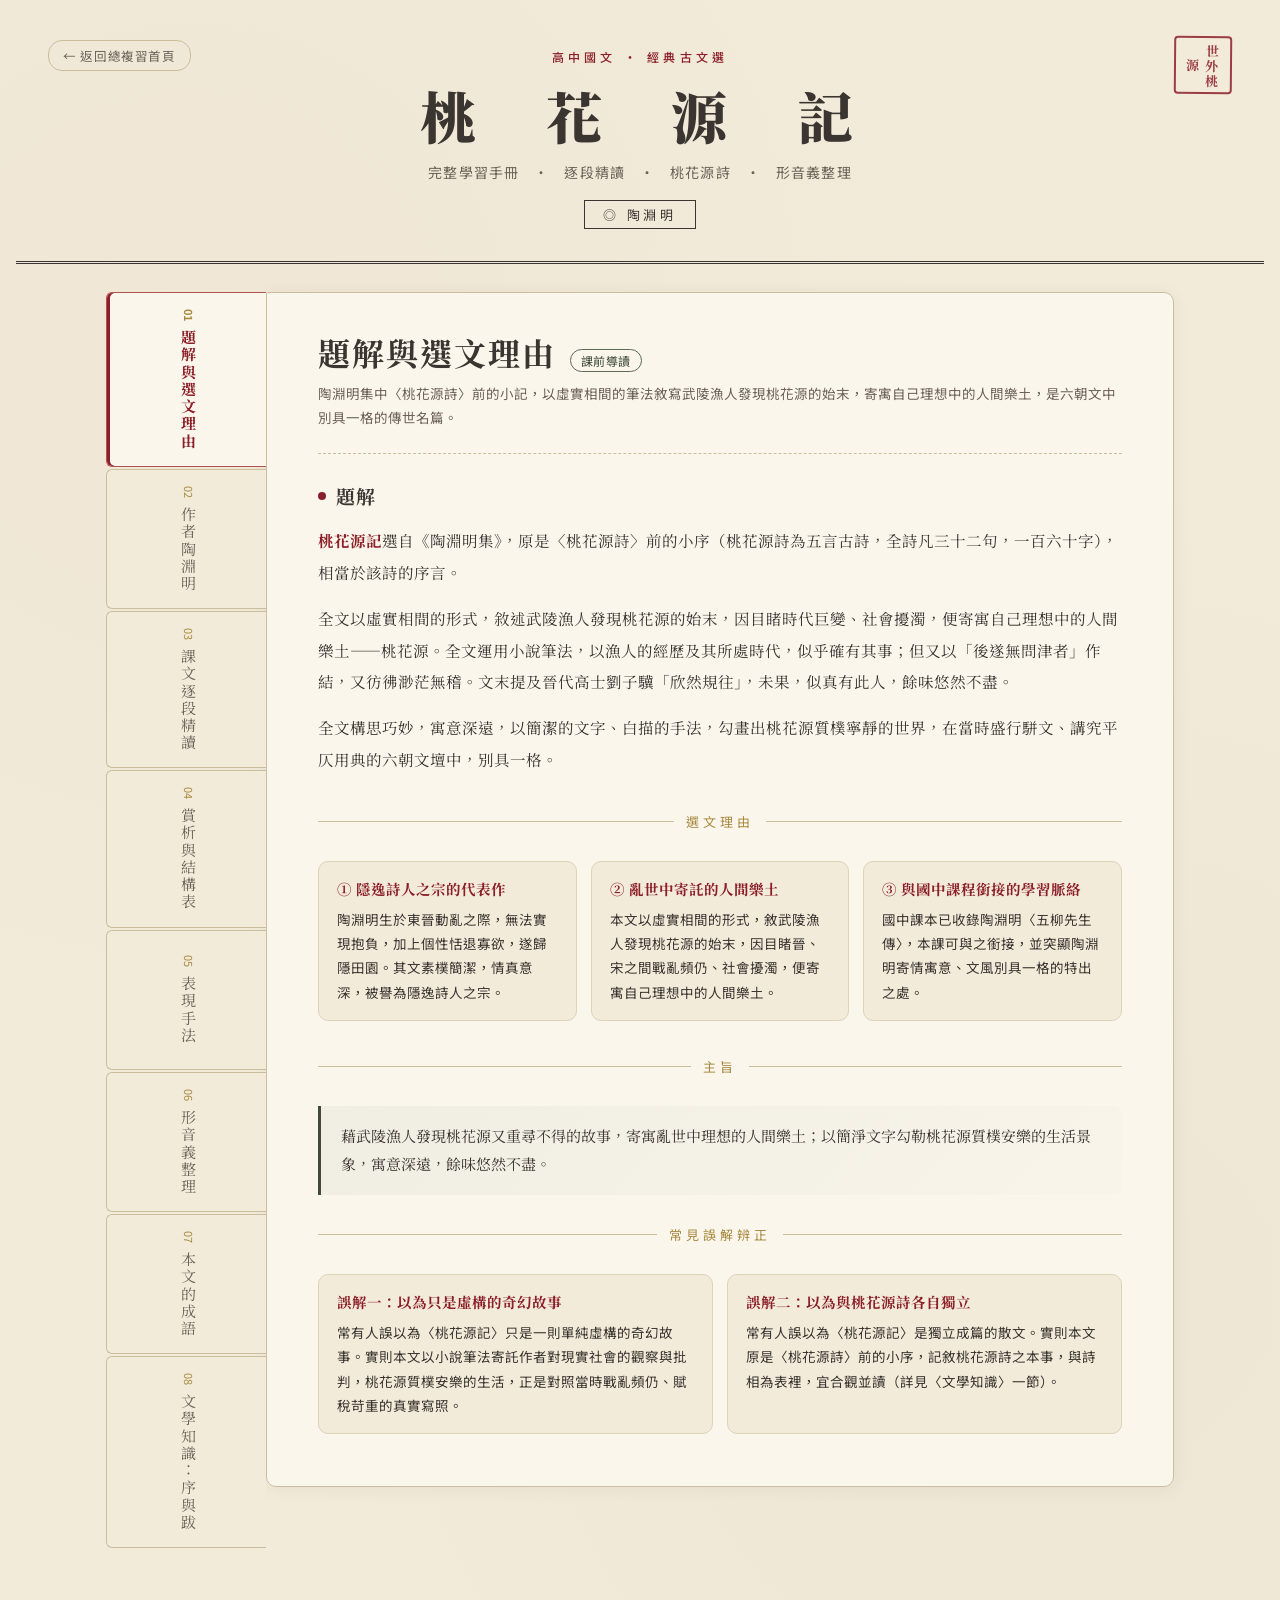
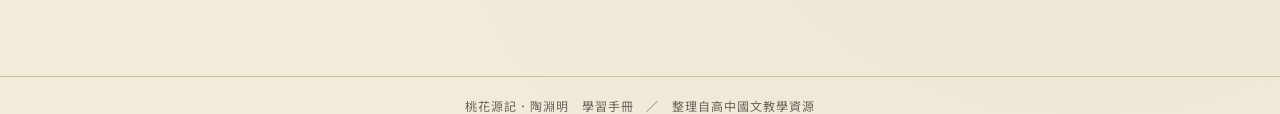
<file: lessons/tao-hua-yuan-ji.html>
<!DOCTYPE html>
<html lang="zh-Hant">
<head>
<meta charset="UTF-8">
<meta name="viewport" content="width=device-width, initial-scale=1.0">
<link rel="icon" href="data:image/svg+xml,<svg xmlns=%22http://www.w3.org/2000/svg%22 viewBox=%220 0 100 100%22><text y=%22.9em%22 font-size=%2290%22>🌸</text></svg>">
<title>桃花源記｜陶淵明 學習手冊</title>
<link rel="preconnect" href="https://fonts.googleapis.com">
<link href="https://fonts.googleapis.com/css2?family=Noto+Serif+TC:wght@400;500;600;700;900&family=Noto+Sans+TC:wght@300;400;500;600&family=Noto+Serif+SC:ital@0;1&display=swap" rel="stylesheet">
<link rel="stylesheet" href="../assets/style.css">
</head>
<body>

<header class="masthead">
  <a class="home-link" href="../index.html">← 返回總複習首頁</a>
  <div class="seal-mark">世外桃源</div>
  <div class="eyebrow">高中國文 · 經典古文選</div>
  <h1>桃　花　源　記</h1>
  <div class="sub">完整學習手冊　·　逐段精讀　·　桃花源詩　·　形音義整理</div>
  <div class="author-tag">◎ 陶淵明</div>
</header>

<div class="shell">
  <div class="layout">

    <!-- TAB RAIL -->
    <nav class="tab-rail" id="tabRail">
      <button class="tab-btn active" data-tab="t1"><span class="num">01</span>題解與選文理由</button>
      <button class="tab-btn" data-tab="t2"><span class="num">02</span>作者陶淵明</button>
      <button class="tab-btn" data-tab="t3"><span class="num">03</span>課文逐段精讀</button>
      <button class="tab-btn" data-tab="t4"><span class="num">04</span>賞析與結構表</button>
      <button class="tab-btn" data-tab="t5"><span class="num">05</span>表現手法</button>
      <button class="tab-btn" data-tab="t6"><span class="num">06</span>形音義整理</button>
      <button class="tab-btn" data-tab="t7"><span class="num">07</span>本文的成語</button>
      <button class="tab-btn" data-tab="t8"><span class="num">08</span>文學知識：序與跋</button>
    </nav>

    <!-- PANELS -->
    <div class="panel-wrap">

      <!-- ========== PANEL 1：題解與選文理由 ========== -->
      <section class="panel active" id="t1">
        <div class="panel-title"><h2>題解與選文理由</h2><span class="tag">課前導讀</span></div>
        <p class="panel-desc">陶淵明集中〈桃花源詩〉前的小記，以虛實相間的筆法敘寫武陵漁人發現桃花源的始末，寄寓自己理想中的人間樂土，是六朝文中別具一格的傳世名篇。</p>

        <div class="block">
          <div class="block-head"><span class="dot"></span><h3>題解</h3></div>
          <div class="prose">
            <p><strong>桃花源記</strong>選自《陶淵明集》，原是〈桃花源詩〉前的小序（桃花源詩為五言古詩，全詩凡三十二句，一百六十字），相當於該詩的序言。</p>
            <p>全文以虛實相間的形式，敘述武陵漁人發現桃花源的始末，因目睹時代巨變、社會擾濁，便寄寓自己理想中的人間樂土——桃花源。全文運用小說筆法，以漁人的經歷及其所處時代，似乎確有其事；但又以「後遂無問津者」作結，又彷彿渺茫無稽。文末提及晉代高士劉子驥「欣然規往」，未果，似真有此人，餘味悠然不盡。</p>
            <p>全文構思巧妙，寓意深遠，以簡潔的文字、白描的手法，勾畫出桃花源質樸寧靜的世界，在當時盛行駢文、講究平仄用典的六朝文壇中，別具一格。</p>
          </div>
        </div>

        <div class="divider-seal"><span>選文理由</span></div>
        <div class="block">
          <div class="card-grid">
            <div class="mini-card">
              <h5>① 隱逸詩人之宗的代表作</h5>
              <p>陶淵明生於東晉動亂之際，無法實現抱負，加上個性恬退寡欲，遂歸隱田園。其文素樸簡潔，情真意深，被譽為隱逸詩人之宗。</p>
            </div>
            <div class="mini-card">
              <h5>② 亂世中寄託的人間樂土</h5>
              <p>本文以虛實相間的形式，敘武陵漁人發現桃花源的始末，因目睹晉、宋之間戰亂頻仍、社會擾濁，便寄寓自己理想中的人間樂土。</p>
            </div>
            <div class="mini-card">
              <h5>③ 與國中課程銜接的學習脈絡</h5>
              <p>國中課本已收錄陶淵明〈五柳先生傳〉，本課可與之銜接，並突顯陶淵明寄情寓意、文風別具一格的特出之處。</p>
            </div>
          </div>
        </div>

        <div class="divider-seal"><span>主旨</span></div>
        <div class="quote-card">
          藉武陵漁人發現桃花源又重尋不得的故事，寄寓亂世中理想的人間樂土；以簡淨文字勾勒桃花源質樸安樂的生活景象，寓意深遠，餘味悠然不盡。
        </div>

        <div class="divider-seal"><span>常見誤解辨正</span></div>
        <div class="block">
          <div class="card-grid">
            <div class="mini-card">
              <h5>誤解一：以為只是虛構的奇幻故事</h5>
              <p>常有人誤以為〈桃花源記〉只是一則單純虛構的奇幻故事。實則本文以小說筆法寄託作者對現實社會的觀察與批判，桃花源質樸安樂的生活，正是對照當時戰亂頻仍、賦稅苛重的真實寫照。</p>
            </div>
            <div class="mini-card">
              <h5>誤解二：以為與桃花源詩各自獨立</h5>
              <p>常有人誤以為〈桃花源記〉是獨立成篇的散文。實則本文原是〈桃花源詩〉前的小序，記敘桃花源詩之本事，與詩相為表裡，宜合觀並讀（詳見〈文學知識〉一節）。</p>
            </div>
          </div>
        </div>
      </section>

      <!-- ========== PANEL 2：作者陶淵明 ========== -->
      <section class="panel" id="t2">
        <div class="panel-title"><h2>作者：陶淵明</h2><span class="tag">生平與文學成就</span></div>
        <p class="panel-desc">又名潛，字元亮，潤陽柴桑（今江西省九江市）人。生於東晉哀帝興寧三年（西元365年），卒於南朝宋文帝元嘉四年（西元427年），年六十三。五度出仕、五度辭官，終因不為五斗米折腰，自此終身不仕，世稱靖節先生，後世推為田園詩之祖。</p>

        <div class="theme-strip">
          <span class="theme-pill">又名潛字元亮</span>
          <span class="theme-pill">隱逸詩人之宗</span>
          <span class="theme-pill">田園詩之祖</span>
          <span class="theme-pill">不為五斗米折腰</span>
          <span class="theme-pill">靖節先生</span>
          <span class="theme-pill">五柳先生</span>
        </div>

        <div class="block">
          <div class="block-head"><span class="dot"></span><h3>生平五階段 <small>採菊東籬下，悠然見南山</small></h3></div>
          <div class="timeline">
            <div class="tl-item">
              <div class="tl-period">一、百年望族，曾祖陶侃</div>
              <h4>世家子弟，親老家貧</h4>
              <div class="tl-body">
                <p>陶淵明潤陽柴桑人，是東晉名將陶侃的曾孫，人格高潔，學問淵博。陶侃以軍功升至刺史，封長沙郡公，家世顯赫；然陶淵明因親老家貧，仍須出仕謀生，無法僅憑家世安享富貴。</p>
              </div>
            </div>
            <div class="tl-item">
              <div class="tl-period">二、五度出仕，宦途坎坷（西元400～405年）</div>
              <h4>桓玄軍幕、鎮軍參軍、建威參軍</h4>
              <div class="tl-body">
                <p>陶淵明先後出任江州祭酒、桓玄軍幕、鎮軍將軍參軍、建威將軍參軍等職，五度出仕、五度辭官，皆因與政治環境格格不入而屢次去職，宦途坎坷不順。</p>
              </div>
            </div>
            <div class="tl-item">
              <div class="tl-period">三、不為五斗米折腰（西元405年）</div>
              <h4>彭澤令僅八十多天，拂衣辭官</h4>
              <div class="tl-body">
                <p>義熙元年，陶淵明最後一次出任彭澤令，到任僅八十多天便辭官歸隱，自言「吾不能為五斗米折腰，拳拳事鄉里小人」，自此終身不仕，世稱靖節先生。</p>
              </div>
            </div>
            <div class="tl-item">
              <div class="tl-period">四、歸隱田園，悠然自得</div>
              <h4>採菊東籬下，悠然見南山</h4>
              <div class="tl-body">
                <p>辭官後歸隱田園，於〈飲酒〉詩其五寫下「採菊東籬下，悠然見南山」，在田園生活中尋得自我安頓的境界。除了對政治混亂、現實不滿，更主要的原因是在田園中找到真正的自由與自我。</p>
              </div>
            </div>
            <div class="tl-item">
              <div class="tl-period">五、終老田園，後世景仰</div>
              <h4>年六十三卒，後世推為田園詩之祖</h4>
              <div class="tl-body">
                <p>陶淵明終身隱居田園，年六十三卒。後世尊為隱逸詩人之宗、田園詩之祖，其平淡質樸卻情真意深的文風，對後世詩人影響深遠。</p>
              </div>
            </div>
          </div>
        </div>

        <div class="divider-seal"><span>文學成就</span></div>
        <div class="block">
          <div class="card-grid">
            <div class="mini-card">
              <h5>① 散文與辭賦</h5>
              <p>散文存世僅兩篇；辭賦三篇，〈五柳先生傳〉是其自寫辭賦中最著名者，以「不慕榮利」「簠瓢屢空，晏如也」自況安貧樂道的生活態度。</p>
            </div>
            <div class="mini-card">
              <h5>② 詩歌成就</h5>
              <p>現存詩作一百二十多首，風格醇厚不矜麗，多以田園生活為題材，描寫景色與田園生活之自然美，與六朝華麗文風迥異。</p>
            </div>
            <div class="mini-card">
              <h5>③ 思想精神</h5>
              <p>融合儒家固窮守節之志與道家清靜淡泊、順應自然之精神，形成質樸真淳卻意境深遠的獨特風格。</p>
            </div>
            <div class="mini-card">
              <h5>④ 後世評價</h5>
              <p>鍾嶸《詩品》譽為「古今隱逸詩人之宗」（然僅列中品）；蘇軾評其詩「質而實綺，癯而實腴」「初看若散緩，熟讀有奇趣」；後世推為田園詩之祖。</p>
            </div>
          </div>
        </div>

        <div class="divider-seal"><span>延伸知識</span></div>
        <div class="block">
          <div class="accordion-item">
            <div class="accordion-head" onclick="toggleAcc(this)">① 陶侃與陶淵明的家世 <span class="arrow">▸</span></div>
            <div class="accordion-body">
              <p>陶侃為東晉名將，以軍功升至刺史，封長沙郡公；陶淵明身為其曾孫，雖出身世家，卻清貧自守，未因家世而謀求富貴，反而選擇歸隱田園，堅守個人志節，不慕榮利。</p>
            </div>
          </div>
          <div class="accordion-item">
            <div class="accordion-head" onclick="toggleAcc(this)">② 鍾嶸《詩品》的評價 <span class="arrow">▸</span></div>
            <div class="accordion-body">
              <p>鍾嶸（約西元468～518年）所著《詩品》，是中國最早的詩歌評論專著，書中譬陶淵明為「隱逸詩人之宗」，然因六朝崇尚華麗詩風，鍾嶸僅將陶詩列為中品，可見當時文壇尚未充分認識陶詩平淡中見真醇的藝術價值，至唐宋以後才逐漸獲得高度推崇。</p>
            </div>
          </div>
        </div>
      </section>

      <!-- ========== PANEL 3：課文逐段精讀 ========== -->
      <section class="panel" id="t3">
        <div class="panel-title"><h2>課文逐段精讀</h2><span class="tag">原文 · 注釋 · 語譯 · 段析</span></div>
        <p class="panel-desc">全文僅三百餘字，分三段敘述漁人發現桃花源、桃源中的見聞、及離去後重尋不得的經過，文字簡淨，餘韻深長。</p>

        <div class="theme-strip">
          <span class="theme-pill">第一段｜緣起：誤入桃花源</span>
          <span class="theme-pill">第二段｜桃源勝景與淳厚民風</span>
          <span class="theme-pill">第三段｜離去、重尋不得</span>
        </div>

        <div class="prose-stage">

          <!-- 第一段 -->
          <div class="para-block">
            <div class="para-gist">段旨｜敘述漁人發現桃花源的經過。</div>
            <div class="original">
              晉太元中<span class="annot">1</span>，武陵<span class="annot">2</span>人，捕魚為業，緣溪行<span class="annot">3</span>，忘路之遠近<span class="annot">4</span>。忽逢桃花林，夾岸數百步，中無雜樹，芳草鮮美，落英繽紛<span class="annot">5</span>。漁人甚異之<span class="annot">6</span>，復前行，欲窮其林<span class="annot">7</span>。林盡水源，便得一山，山有小口，彷彿若有光<span class="annot">8</span>。便捨船，從口入<span class="annot">9</span>。
            </div>
            <div class="translation">
              <span class="label">語譯｜</span>東晉孝武帝太元年間，有一個武陵人以捕魚為業。一天他沿著溪流划行，忘記划了多遠的路程。忽然遇見一片桃花林，夾著兩岸生長數百步，林中沒有別的雜樹，花草鮮嫩美麗，落花紛紛飄落。漁人對此感到十分驚異，於是又向前划行，想走到林子的盡頭。樹林在溪水的發源處到了盡頭，便看見一座山，山上有一個小洞口，洞口隱約透出光線。漁人於是丟下船，從洞口走進去。
            </div>
            <div class="anno-list">
              <div class="anno-item"><span class="anno-num">1</span><span class="anno-term">太元：</span>東晉孝武帝年號（西元376～396年）。</div>
              <div class="anno-item"><span class="anno-num">2</span><span class="anno-term">武陵：</span>郡名，在今湖南省常德市，是漢代以後著名的少數民族居住之地。</div>
              <div class="anno-item"><span class="anno-num">3</span><span class="anno-term">緣溪行：</span>沿著溪流前行。緣，沿著。</div>
              <div class="anno-item"><span class="anno-num">4</span><span class="anno-term">忘路之遠近：</span>忘記划行多遠的路程。</div>
              <div class="anno-item"><span class="anno-num">5</span><span class="anno-term">芳草鮮美，落英繽紛：</span>花草鮮嫩美麗，落花繁多。落英繽紛，落花繁盛的樣子（一說：指始開之花紛繁，亦通）。</div>
              <div class="anno-item"><span class="anno-num">6</span><span class="anno-term">漁人甚異之：</span>漁人對此感到十分驚異。異，形容詞做動詞用，意動用法，以……為異。</div>
              <div class="anno-item"><span class="anno-num">7</span><span class="anno-term">欲窮其林：</span>想走到林子的盡頭。窮，動詞，走到盡頭。</div>
              <div class="anno-item"><span class="anno-num">8</span><span class="anno-term">林盡水源，便得一山，山有小口，彷彿若有光：</span>樹林在溪水的發源處便到了盡頭，於是看見一座山，山上有一個小洞口，洞口隱約透出亮光。彷彿，同「髣髴」，隱約、看不清楚的樣子。</div>
              <div class="anno-item"><span class="anno-num">9</span><span class="anno-term">便捨船，從口入：</span>於是就丟下船，從洞口進入。捨，離開。</div>
            </div>
            <div class="commentary">
              <span class="label">賞析｜</span>本段敘述漁人發現桃花源的經過。「忘」「忽」二字暗示桃花源世界之虛幻飄渺，似有似無；「芳草鮮美，落英繽紛」以簡淨筆觸點染桃花林的絕美景致，為下文桃花源的出現營造夢幻迷離的氛圍。
            </div>
          </div>

          <!-- 第二段 -->
          <div class="para-block">
            <div class="para-gist">段旨｜描寫桃花源中的生活，情調淳厚、安樂祥和。</div>
            <div class="original">
              初極狹，纔通人<span class="annot">10</span>，復行數十步，豁然開朗<span class="annot">11</span>。土地平曠，屋舍儼然<span class="annot">12</span>，有良田、美池、桑、竹之屬。阡陌交通<span class="annot">13</span>，雞犬相聞。其中往來種作，男女衣著，悉如外人<span class="annot">14</span>。黃髮垂髫<span class="annot">15</span>，並怡然自樂。見漁人，乃大驚，問所從來<span class="annot">16</span>，具答之<span class="annot">17</span>。便要還家<span class="annot">18</span>，設酒、殺雞、作食。村中聞有此人，咸來問訊<span class="annot">19</span>。自云：「先世避秦時亂<span class="annot">20</span>，率妻子<span class="annot">21</span>、邑人來此絕境<span class="annot">22</span>，不復出焉，遂與外人間隔<span class="annot">23</span>。」問今是何世，乃不知有漢，無論魏、晉<span class="annot">24</span>！此人一一為具言所聞，皆嘆惋<span class="annot">25</span>。餘人各復延至其家，皆出酒食。停數日，辭去。此中人語云：「不足為外人道也<span class="annot">26</span>。」
            </div>
            <div class="translation">
              <span class="label">語譯｜</span>洞口起初十分狹窄，僅能容一人通過，又走了數十步，忽然變得開闊明亮。只見土地平坦寬廣，房屋排列整齊，還有良田、美麗的池塘、桑樹、竹林等景物。田間小路交錯相通，雞鳴狗叫之聲彼此都能聽見。村裡的人來來往往耕種勞作，男女的穿著，都和桃花源外的人一樣。老人和小孩，個個都顯得安閒快樂。村人見到漁人，都十分驚訝，問他從哪裡來，漁人詳細地回答了。村人便邀請他到家裡，擺酒、殺雞、做飯款待他。村裡的人聽說來了這樣一個人，都來打聽消息。他們自己說：「祖先為了躲避秦朝時的戰亂，帶著妻子兒女和鄉里的人來到這個與世隔絕的地方，從此不再出去，於是就和外面的人斷絕了往來。」他們問現在是什麼朝代，竟然不知道有漢朝，更不必說魏朝、晉朝了！漁人把自己所知道的事情一一詳細地告訴他們，大家聽了都感嘆惋惜。其餘的人各自又邀請漁人到自己家裡，都拿出酒食款待他。漁人停留了幾天，便告辭離去。村裡的人對他說：「這裡的事不值得對外面的人說啊。」
            </div>
            <div class="anno-list">
              <div class="anno-item"><span class="anno-num">10</span><span class="anno-term">初極狹，纔通人：</span>起初洞口很狹窄，僅能容一人通過。纔，ㄘㄞˊ僅。</div>
              <div class="anno-item"><span class="anno-num">11</span><span class="anno-term">豁然開朗：</span>突然開闊明亮。豁然，開闊的樣子。</div>
              <div class="anno-item"><span class="anno-num">12</span><span class="anno-term">屋舍儼然：</span>房屋排列整齊的樣子。儼，<span class="anno-pron">ㄧㄢˇ</span></div>
              <div class="anno-item"><span class="anno-num">13</span><span class="anno-term">阡陌交通：</span>田間小路交錯相通。阡陌，田間小路，南北方向為「阡」，東西方向為「陌」。交通，連結、四通。</div>
              <div class="anno-item"><span class="anno-num">14</span><span class="anno-term">悉如外人：</span>全都像桃花源外的人。悉，全、都。</div>
              <div class="anno-item"><span class="anno-num">15</span><span class="anno-term">黃髮垂髫：</span>黃髮，指老年人，老人髮色由黑轉黃，故稱黃髮；垂髫，指兒童，古時兒童尚不束髮，瀏海垂下，故稱垂髫（借代兼對偶，單句對）。</div>
              <div class="anno-item"><span class="anno-num">16</span><span class="anno-term">問所從來：</span>詢問從哪裡來。</div>
              <div class="anno-item"><span class="anno-num">17</span><span class="anno-term">具答之：</span>詳細回答他們。具，詳細。</div>
              <div class="anno-item"><span class="anno-num">18</span><span class="anno-term">便要還家：</span>就邀請（漁人）到自己家裡。要，<span class="anno-pron">ㄧㄠ</span>邀請。</div>
              <div class="anno-item"><span class="anno-num">19</span><span class="anno-term">咸來問訊：</span>都來打聽消息。咸，都，全部。</div>
              <div class="anno-item"><span class="anno-num">20</span><span class="anno-term">先世避秦時亂：</span>祖先因躲避秦朝時的戰亂。</div>
              <div class="anno-item"><span class="anno-num">21</span><span class="anno-term">妻子：</span>妻子兒女。</div>
              <div class="anno-item"><span class="anno-num">22</span><span class="anno-term">絕境：</span>與外界隔絕的地方。</div>
              <div class="anno-item"><span class="anno-num">23</span><span class="anno-term">間隔：</span>隔絕。</div>
              <div class="anno-item"><span class="anno-num">24</span><span class="anno-term">乃不知有漢，無論魏、晉：</span>竟不知道有漢朝，更不必說魏朝、晉朝了。無論，不必說、更不用說，與今義（不管、不論）不同。</div>
              <div class="anno-item"><span class="anno-num">25</span><span class="anno-term">皆嘆惋：</span>都感嘆惋惜。</div>
              <div class="anno-item"><span class="anno-num">26</span><span class="anno-term">不足為外人道也：</span>不值得對外面的人說起這件事。</div>
            </div>
            <div class="commentary">
              <span class="label">賞析｜</span>本段細寫桃花源中的生活景況：自然環境平曠安樂，人情風俗淳厚自得，「黃髮垂髫，並怡然自樂」八字寫盡老少和樂、安居樂業的理想圖景；末以「不足為外人道也」一語，既見村人珍惜這片淨土的心情，也為下文「不復得路」的結局埋下伏筆。
            </div>
          </div>

          <!-- 第三段 -->
          <div class="para-block">
            <div class="para-gist">段旨｜敘述漁人再度尋訪桃花源，卻不可復得；末句暗示理想世界的幻滅。</div>
            <div class="original">
              既出，得其船，便扶向路<span class="annot">27</span>，處處誌之<span class="annot">28</span>。及郡下<span class="annot">29</span>，詣太守<span class="annot">30</span>，說如此。太守即遣人隨其往，尋向所誌<span class="annot">31</span>，遂迷不復得路。南陽劉子驥<span class="annot">32</span>，聞之，欣然規往<span class="annot">33</span>，未果<span class="annot">34</span>，尋病終<span class="annot">35</span>。後遂無問津者<span class="annot">36</span>。
            </div>
            <div class="translation">
              <span class="label">語譯｜</span>漁人出來以後，找到他的船，就沿著先前來時的路回去，沿途處處做下標記。到了郡城，拜見太守，述說了這番經歷。太守立刻派人隨他前往，尋找先前所做的標記，竟迷失方向，再也找不到原來的路了。南陽人劉子驥，聽說了這件事，高興地計劃前往尋訪，卻沒有實現，不久後就病逝了。此後就再也沒有人去探訪桃花源的路了。
            </div>
            <div class="anno-list">
              <div class="anno-item"><span class="anno-num">27</span><span class="anno-term">便扶向路：</span>就沿著先前來的路回去。扶，沿、循。</div>
              <div class="anno-item"><span class="anno-num">28</span><span class="anno-term">處處誌之：</span>處處都做標記。誌，動詞，作標記。</div>
              <div class="anno-item"><span class="anno-num">29</span><span class="anno-term">郡下：</span>郡治所在地，指武陵郡治所。</div>
              <div class="anno-item"><span class="anno-num">30</span><span class="anno-term">詣太守：</span>拜見太守。詣，<span class="anno-pron">ㄧˋ</span>到、造訪。</div>
              <div class="anno-item"><span class="anno-num">31</span><span class="anno-term">尋向所誌：</span>尋找先前所做的記號。尋，動詞，尋找。</div>
              <div class="anno-item"><span class="anno-num">32</span><span class="anno-term">南陽劉子驥：</span>南陽郡人，姓劉名驎之，字子驥，好遊山玩水，事蹟見《晉書．隱逸傳》。</div>
              <div class="anno-item"><span class="anno-num">33</span><span class="anno-term">欣然規往：</span>高興地計劃前往。規，計劃。</div>
              <div class="anno-item"><span class="anno-num">34</span><span class="anno-term">未果：</span>沒有實現。果，實現。</div>
              <div class="anno-item"><span class="anno-num">35</span><span class="anno-term">尋病終：</span>不久後就病逝了。尋，不久。</div>
              <div class="anno-item"><span class="anno-num">36</span><span class="anno-term">問津：</span>問路，此處指尋訪桃花源的路。津，渡口。</div>
            </div>
            <div class="commentary">
              <span class="label">賞析｜</span>本段敘漁人再度尋訪桃花源，卻不可復得；藉太守遣人尋訪的失敗與劉子驥未果而終，層層加深桃花源的虛幻飄渺；末句「後遂無問津者」輕筆帶過，卻暗示理想世界終究幻滅難尋，餘味無窮。
            </div>
          </div>

        </div>
      </section>

      <!-- ========== PANEL 4：賞析與結構表 ========== -->
      <section class="panel" id="t4">
        <div class="panel-title"><h2>賞析與結構表</h2><span class="tag">寫作技巧 · 全文脈絡</span></div>
        <p class="panel-desc">全文以漁人發現桃花源又重尋不得的故事為線索，在虛實相間的敘述中寄寓對現實社會的觀察，並描繪理想中質樸安樂的人間樂土。</p>

        <div class="block">
          <div class="block-head"><span class="dot"></span><h3>賞析三要點</h3></div>
          <div class="card-grid">
            <div class="mini-card">
              <h5>① 虛實交映，呈現社會狀態</h5>
              <p>全文以漁人發現桃花源又重尋不得的故事為線索，藉以寄託對現實社會動亂、賦稅苛重、人民流離的觀察與批判；桃花源平曠安樂之景，與外界戰亂頻仍、百姓困苦的生活形成強烈對比。</p>
            </div>
            <div class="mini-card">
              <h5>② 造語平易，寄寓理想願景</h5>
              <p>文字簡淨，融合儒道思想（如《老子》小國寡民、《論語》「老者安之，朋友信之，少者懷之」的理想），使桃花源成為後世理想國的象徵，影響深遠。</p>
            </div>
            <div class="mini-card">
              <h5>③ 用情人間，描繪理想願景</h5>
              <p>理想與幸福並非來自遙不可及之處，而在於純淨的心念與自給自足的生活；藉桃花源啟發讀者重新思考內心真正的追求，寄意深遠。</p>
            </div>
          </div>
        </div>

        <div class="divider-seal"><span>結構表</span></div>
        <div class="block">
          <div class="accordion-item open">
            <div class="accordion-head" onclick="toggleAcc(this)">桃花源記．全文結構脈絡 <span class="arrow">▸</span></div>
            <div class="accordion-body">
              <ul style="margin:0; padding-left:20px; line-height:2;">
                <li><strong>緣起（誤入桃源）</strong>
                  <ul style="padding-left:20px;">
                    <li>時間：晉太元中；人物：武陵漁人</li>
                    <li>經過：逢桃花林→溯桃花溪→入桃花洞→見桃花源</li>
                  </ul>
                </li>
                <li><strong>桃源勝狀</strong>
                  <ul style="padding-left:20px;">
                    <li>自然環境：土地平曠，屋舍儼然，阡陌交通，雞犬相聞</li>
                    <li>風俗民情：男女衣著悉如外人，黃髮垂髫並怡然自樂</li>
                    <li>待客殷勤：見漁人乃大驚，便要還家，設酒、殺雞、作食</li>
                  </ul>
                </li>
                <li><strong>離去</strong>
                  <ul style="padding-left:20px;">
                    <li>便扶向路，處處誌之</li>
                    <li>及郡下，詣太守，說如此</li>
                  </ul>
                </li>
                <li><strong>重訪桃源</strong>
                  <ul style="padding-left:20px;">
                    <li>太守遣人隨往，尋向所誌，遂迷不復得路</li>
                    <li>劉子驥欣然規往，未果，尋病終</li>
                  </ul>
                </li>
                <li><strong>緣滅</strong>
                  <ul style="padding-left:20px;">
                    <li>後遂無問津者</li>
                  </ul>
                </li>
              </ul>
            </div>
          </div>
        </div>
        <div class="prose" style="margin-top:14px;">
          <p>全篇以漁人的行蹤為敘事線索，依序寫誤入桃源的經過、桃源中見聞的勝景與民情、離去後處處誌之的謹慎，再到太守遣人尋訪與劉子驥規往未果的接連受挫，終以「後遂無問津者」輕筆收束，結構層層遞進，由實入虛，餘韻不絕。</p>
        </div>
      </section>

      <!-- ========== PANEL 5：表現手法 ========== -->
      <section class="panel" id="t5">
        <div class="panel-title"><h2>表現手法</h2><span class="tag">寫作技巧 · 修辭探討</span></div>
        <p class="panel-desc">全文以簡淨文字、白描手法見長，句式長短交錯而節奏有致，虛實相參而寓意深遠，是六朝文中別具一格的傳世名篇。</p>

        <div class="block">
          <div class="block-head"><span class="dot"></span><h3>（一）文字簡淨，素樸白描</h3></div>
          <div class="prose">
            <p><strong>1. 全篇僅三百餘字而層次井然：</strong>第一段僅用十九字交代時間、人物、行業（晉太元中，武陵人，捕魚為業），第二段僅用四十字描繪桃花源環境（土地平曠……雞犬相聞），皆無一贅字，卻將桃源景致鮮明呈現眼前。</p>
            <p><strong>2. 不假雕飾，純用白描：</strong>全文不用典故、不施辭采，純以白描手法勾勒景物與人情，與六朝盛行的駢儷文風形成鮮明對照，自有一種清新樸質之美。</p>
          </div>
        </div>

        <div class="divider-seal"><span>（二）句式變化，節奏有致</span></div>
        <div class="block">
          <div class="prose">
            <p><strong>1. 短句簡潔明快：</strong>如「便捨船，從口入」「具答之」「說如此」等三字短句，節奏明快，呼應情節推進之急促。</p>
            <p><strong>2. 長句委婉曲折：</strong>「先世避秦時亂，率妻子、邑人來此絕境，不復出焉，遂與外人間隔」以長句鋪陳桃源中人避世的緣由，語氣從容委婉。</p>
            <p><strong>3. 長短句交錯：</strong>透過長短句的交替運用，表現出人物從驚疑、款待到嘆惋的心情變化層次。</p>
          </div>
        </div>

        <div class="divider-seal"><span>（三）虛實相參，巧用象徵</span></div>
        <div class="block">
          <div class="prose">
            <p><strong>1. 「忘」「忽」二字暗示虛幻：</strong>開篇「忘路之遠近」「忽逢桃花林」二語，以「忘」「忽」二字暗示桃花源世界之虛幻飄渺、可遇不可求。</p>
            <p><strong>2. 具體形象寓含抽象理想：</strong>「土地平曠，屋舍儼然」等具體寫實的描述，寓含作者對理想世界的抽象嚮往，虛實相生，意味深長。</p>
          </div>
        </div>

        <div class="divider-seal"><span>（四）三疊結構，回環對照</span></div>
        <div class="block">
          <div class="prose">
            <p>以漁人發現、太守遣人尋訪、劉子驥規往未果三方尋訪桃花源的過程，形成人物、地志、史傳三疊式的書寫結構，層層遞進又彼此呼應，益見桃花源之難尋難覓，終至「後遂無問津者」的悵惘收束。</p>
          </div>
        </div>

        <div class="divider-seal"><span>重要修辭探討</span></div>
        <div class="tbl-wrap">
          <table class="data-tbl">
            <tr><th>修辭</th><th>例句</th><th>說明</th></tr>
            <tr><td>對偶</td><td>有良田、美池、桑、竹之屬</td><td>以名詞並列鋪陳，描繪田園景物之豐美。</td></tr>
            <tr><td>借代</td><td>黃髮垂髫，並怡然自樂</td><td>「黃髮」借代老人，「垂髫」借代兒童，以特徵代本體，老少和樂之景盡顯其中。</td></tr>
            <tr><td>互文</td><td>阡陌交通，雞犬相聞</td><td>「阡陌交通」與「雞犬相聞」互文見義，非僅指一阡一陌交通、一雞一犬相聞，而是泛指整個桃花源田路交錯、雞鳴狗叫處處可聞的安樂景象。</td></tr>
            <tr><td>摹寫</td><td>雞犬相聞</td><td>以聽覺摹寫桃花源中寧靜祥和的生活氣息。</td></tr>
            <tr><td>省略句</td><td>（桃花源中人）問今是何世，乃不知有漢，無論魏、晉</td><td>省略主語「桃花源中人」，承上文語意省略，行文簡潔。</td></tr>
            <tr><td>象徵</td><td>忽逢桃花林……便得一山，山有小口，彷彿若有光</td><td>桃花林、洞口、光線等意象皆具象徵意味，暗喻通往理想世界的進程與其虛幻飄渺的本質。</td></tr>
          </table>
        </div>
      </section>

      <!-- ========== PANEL 6：形音義整理 ========== -->
      <section class="panel" id="t6">
        <div class="panel-title"><h2>形音義整理</h2><span class="tag">字音字形義 · 文法句意辨析</span></div>
        <p class="panel-desc">本課須留意「儼」「纔」「要」「咸」「詣」「髫」等讀音易誤的字詞，以及「無論」「外人」等古今義異或歷來解讀不一的詞語辨析。</p>

        <div class="block">
          <div class="block-head"><span class="dot"></span><h3>重要形音義</h3></div>
          <div class="tbl-wrap">
            <table class="data-tbl">
              <tr><th>字</th><th>音</th><th>義</th><th>例句</th></tr>
              <tr><td class="char">儼</td><td>ㄧㄢˇ</td><td>整齊的樣子</td><td>屋舍儼然</td></tr>
              <tr><td class="char">纔</td><td>ㄘㄞˊ</td><td>僅、才</td><td>初極狹，纔通人</td></tr>
              <tr><td class="char">要</td><td>ㄧㄠ</td><td>邀請</td><td>便要還家</td></tr>
              <tr><td class="char">咸</td><td>ㄒㄧㄢˊ</td><td>都、全部</td><td>咸來問訊</td></tr>
              <tr><td class="char">詣</td><td>ㄧˋ</td><td>到、造訪</td><td>詣太守</td></tr>
              <tr><td class="char">髫</td><td>ㄊㄧㄠˊ</td><td>古時兒童垂下的瀏海，借指兒童</td><td>黃髮垂髫</td></tr>
              <tr><td class="char">彷彿</td><td>ㄈㄤˇ ㄈㄨˊ</td><td>隱約、看不清楚的樣子</td><td>彷彿若有光</td></tr>
              <tr><td class="char">邑</td><td>ㄧˋ</td><td>鄉里</td><td>率妻子、邑人來此絕境</td></tr>
            </table>
          </div>
        </div>

        <div class="divider-seal"><span>重要文法修辭</span></div>
        <div class="tbl-wrap">
          <table class="data-tbl">
            <tr><th>類別</th><th>例句</th><th>說明</th></tr>
            <tr><td>古今異義</td><td>無論魏、晉</td><td>「無論」古義為不必說、更不用說；今義為連詞，表示在任何條件下結果都不變，與本文用法差異甚大，宜特別留意。</td></tr>
            <tr><td>古今異義</td><td>緣溪行</td><td>「緣」古義為沿著；今義多作名詞，指人與人之間或事物之間的關係，須依語境判斷詞性與詞義。</td></tr>
            <tr><td>詞性活用</td><td>漁人甚異之</td><td>「異」由形容詞轉為動詞，意動用法，以……為異，表示主語對受詞所產生的主觀感受或評價。</td></tr>
            <tr><td>代詞承前</td><td>具答之、便要還家</td><td>「之」代指桃花源中人，承前文省略而以代詞代替，避免重複，是文言文常見的省代手法。</td></tr>
          </table>
        </div>

        <div class="divider-seal"><span>「外人」一詞辨析</span></div>
        <div class="block">
          <div class="prose">
            <p>文中「悉如外人」與「不復出焉，遂與外人間隔」「不足為外人道也」三處「外人」，歷來注家解讀略有不同：「悉如外人」之「外人」，多解作「桃花源以外的人」，意謂桃源中人衣著與外界並無不同；後二處「外人」則明確指「桃花源以外的人」，與前句語意一貫。亦有學者從〈桃花源詩〉「俎豆猶古法，衣裳無新製」一語推論，「悉如外人」之「外人」或可解作「先秦時代的人」，意謂桃源中人衣著如秦末之人，與漁人所處的晉代略有不同，然此說較為迂曲。</p>
            <p>〈按〉以上二說皆可參考，本書依傳統注本，採「桃花源以外的人」之通行解法。</p>
          </div>
        </div>
      </section>

      <!-- ========== PANEL 7：本文的成語 ========== -->
      <section class="panel" id="t7">
        <div class="panel-title"><h2>出自本文的成語</h2><span class="tag">本課重要成語</span></div>
        <p class="panel-desc">〈桃花源記〉用語精鍊，許多語句已成為形容理想樂土、淳厚民風的習用成語，依課文出現順序整理如下。</p>

        <div class="idiom-grid">
          <div class="idiom-card"><div class="word">落英繽紛</div><div class="mean">落花繁多紛飛的樣子。</div></div>
          <div class="idiom-card"><div class="word">豁然開朗</div><div class="mean">突然開闊明亮，比喻心中疑惑頓時解開，或眼前景物由狹窄轉為開闊。</div></div>
          <div class="idiom-card"><div class="word">屋舍儼然</div><div class="mean">房屋排列整齊的樣子。</div></div>
          <div class="idiom-card"><div class="word">阡陌交通</div><div class="mean">田間小路交錯相通，形容田野規劃整齊、四通八達。</div></div>
          <div class="idiom-card"><div class="word">雞犬相聞</div><div class="mean">雞鳴狗叫之聲彼此都能聽見，形容村落相鄰、住家密集安樂。</div></div>
          <div class="idiom-card"><div class="word">黃髮垂髫</div><div class="mean">老人與兒童，泛指老老少少。</div></div>
          <div class="idiom-card"><div class="word">怡然自樂</div><div class="mean">安閒快樂、自得其樂的樣子。</div></div>
          <div class="idiom-card"><div class="word">不知有漢，無論魏晉</div><div class="mean">形容人見聞淺陋、與世隔絕已久，對外界情勢一無所知。</div></div>
          <div class="idiom-card"><div class="word">不足為外人道</div><div class="mean">不值得對外面的人說起，比喻事情不必對外宣揚。</div></div>
          <div class="idiom-card"><div class="word">處處誌之</div><div class="mean">處處都做下標記，以便日後尋訪。</div></div>
          <div class="idiom-card"><div class="word">無人問津</div><div class="mean">由「後遂無問津者」凝定而成的成語，形容事物無人探求、無人理會。</div></div>
          <div class="idiom-card"><div class="word">世外桃源</div><div class="mean">後人據桃花源故事凝鑄而成的成語，泛指與世隔絕、環境幽美、生活安樂的理想境地。</div></div>
          <div class="idiom-card"><div class="word">別有洞天</div><div class="mean">後人據桃花源故事凝鑄而成的成語，形容另有一番與外界不同的奇妙境界。</div></div>
        </div>
      </section>

      <!-- ========== PANEL 8：文學知識：序與跋 ========== -->
      <section class="panel" id="t8">
        <div class="panel-title"><h2>文學知識：序與跋</h2><span class="tag">國學常識 · 延伸閱讀</span></div>
        <p class="panel-desc">「序」「跋」二體說明寫作緣由、評介作品內容，本文即是〈桃花源詩〉之序；末附桃花源詩全文與陶淵明軼聞掌故，可與本課互相印證。</p>

        <div class="block">
          <div class="block-head"><span class="dot"></span><h3>「序」「跋」文體簡介</h3></div>
          <div class="prose">
            <p><strong>序：</strong>亦稱敘、前言、引、弁言，多置於書前或詩文之前，用以說明寫作緣由、評介作品內容。<strong>跋：</strong>亦稱後敘、後記，多置於書後，作用與序相近。</p>
          </div>
          <div class="card-grid">
            <div class="mini-card">
              <h5>（一）自序</h5>
              <p>作者自為己作所寫的序文。如司馬遷《史記．太史公自序》、許慎《說文解字敘》、連橫《臺灣通史序》。</p>
            </div>
            <div class="mini-card">
              <h5>（二）他序</h5>
              <p>請他人為己作撰寫的序文。如皇甫謐為左思〈三都賦〉所作之〈三都賦序〉，開創請人作序之風。</p>
            </div>
            <div class="mini-card">
              <h5>（三）詩集序</h5>
              <p>為詩文集所撰的序文。如王羲之〈蘭亭集序〉、李白〈春夜宴桃李園序〉。</p>
            </div>
            <div class="mini-card">
              <h5>（四）詩序</h5>
              <p>置於詩作之前，說明該詩寫作緣由的序文。如陶淵明〈桃花源記〉（即〈桃花源詩〉前序，記桃花源詩之本事）、白居易〈琵琶行并序〉、文天祥〈正氣歌并序〉。</p>
            </div>
          </div>
        </div>

        <div class="divider-seal"><span>延伸閱讀：桃花源詩</span></div>
        <div class="poem-stage">
          <div class="poem-line">
            <div class="rhet-tags"><span class="rhet-tag">陶淵明．桃花源詩</span></div>
            <div class="original">嬴氏<span class="annot">1</span>亂天紀，賢者避其世。黃綺<span class="annot">2</span>之商山，伊人<span class="annot">3</span>亦云逝。往跡浸復湮<span class="annot">4</span>，來逕遂蕪廢。相命肆農耕，日入從所憩。桑竹垂餘蔭，菽稷<span class="annot">5</span>隨時藝。春蠶收長絲，秋熟靡王稅<span class="annot">6</span>。荒路曖交通，雞犬互鳴吠。俎豆猶古法<span class="annot">7</span>，衣裳無新製。童孺縱行歌，斑白歡遊詣。草榮識節和，木衰知風厲。雖無紀曆志<span class="annot">8</span>，四時自成歲。怡然有餘樂，于何勞智慧。奇蹤隱五百<span class="annot">9</span>，一朝敞神界<span class="annot">10</span>。淳薄既異源<span class="annot">11</span>，旋復還幽蔽。借問遊方士，焉測塵囂外。願言躧輕風<span class="annot">12</span>，高舉尋吾契。</div>
            <div class="gloss"><span class="label">語譯｜</span>秦始皇擾亂了天下的正常秩序，賢能的人們因而避開了那個禍亂的世道。夏黃公、綺里季隱居商山，這些避世的人也都相繼遠去。往日的蹤跡漸漸湮沒，通向桃花源的道路也跟著荒蕪廢棄了。村人相互招呼努力耕作，太陽下山就回家休息。桑樹竹林垂下蔭涼，豆類穀物隨著季節耕種。春天養蠶收得長絲，秋天豐收卻不必繳納賦稅。荒蕪的道路阻隔了與外界的往來，只有雞鳴狗叫互相應和。祭祀仍依循古代的禮法，衣裳也沒有新製的式樣。兒童縱情地邊走邊唱歌，白髮老人也歡喜地四處遊賞。草木繁茂便知節候溫和，草木枯萎便知寒風淒厲。雖然沒有記載歲時的曆書，四季卻自然而然地流轉成歲。村人怡然自得、樂趣有餘，哪裡還需要費心運用智巧呢？這奇異的蹤跡隱沒了五百年，直到有一天才偶然被打開、發現。桃花源的淳厚與外界的澗薄本源於不同的世界，轉眼間又重新隱沒、回復幽閉。試問世俗之中四處遊歷的人，怎能測知這塵世喧囂之外的境地呢？我願能乘著輕風，高飛遠舉，尋訪與我志趣相投的人。</div>
            <div class="gloss"><span class="label">簡析｜</span>本詩與〈桃花源記〉相為表裡：〈記〉以散文敘事，鋪寫漁人發現桃花源的經過；〈詩〉則以韻文詠懷，正面歌詠桃花源中質樸自足、怡然自樂的生活景象，並抒發詩人對這片淨土的嚮往與追尋之志。「俎豆猶古法，衣裳無新製」與〈記〉中「悉如外人」一句互相呼應，皆暗示桃花源中人保留先秦古制的生活樣貌；末四句「借問遊方士，焉測塵囂外。願言躧輕風，高舉尋吾契」，直接抒發詩人欲遠離塵囂、追尋同道的心志，與〈記〉中「不足為外人道也」「後遂無問津者」的含蓄筆法相比，情感的表露更為直接。</div>
            <div class="note-list">
              <div class="note-item"><b>① 嬴氏：</b>指秦始皇。秦始皇姓嬴名政，此處以姓氏代稱，指秦朝暴政。</div>
              <div class="note-item"><b>② 黃綺：</b>指商山四皓中的夏黃公、綺里季，秦末隱居商山的隱士。</div>
              <div class="note-item"><b>③ 伊人：</b>此人，指避秦亂而遷居桃花源的人們。</div>
              <div class="note-item"><b>④ 往跡浸復湮：</b>先前的蹤跡漸漸湮沒不見。浸，漸漸；湮，埋沒。</div>
              <div class="note-item"><b>⑤ 菽稷：</b>菽，豆類；稷，穀類，泛指農作物。</div>
              <div class="note-item"><b>⑥ 靡王稅：</b>沒有官府的賦稅。靡，無、沒有。</div>
              <div class="note-item"><b>⑦ 俎豆猶古法：</b>祭祀的禮法仍依循古制。俎豆，古代祭祀時盛祭品的器皿，引申指祭祀。</div>
              <div class="note-item"><b>⑧ 紀曆志：</b>記載歲時的曆書。</div>
              <div class="note-item"><b>⑨ 奇蹤隱五百：</b>桃花源避世隱居的奇異蹤跡，已隱沒了五百年（指自秦末至晉約五百年的時間）。</div>
              <div class="note-item"><b>⑩ 一朝敞神界：</b>有一天，這個神異的世界（桃花源）被偶然打開、發現了。敞，開啟、顯露。</div>
              <div class="note-item"><b>⑪ 淳薄既異源：</b>桃花源的淳厚與外界的澗薄，本就源於不同的世界。</div>
              <div class="note-item"><b>⑫ 願言躧輕風：</b>希望能夠駕著輕風前往桃花源。躧，<span class="anno-pron">ㄒㄧˇ</span>輕步而行，此處引申為乘、駕。</div>
            </div>
          </div>
        </div>

        <div class="divider-seal"><span>陶淵明軼聞掌故</span></div>
        <div class="block">
          <div class="accordion-item">
            <div class="accordion-head" onclick="toggleAcc(this)">① 義皇上人 <span class="arrow">▸</span></div>
            <div class="accordion-body">
              <p>陶淵明生活簡樸，只要有酒便喝，無酒時就吟詠不停。盛夏時節，他常躺臥在北窗下，迎著涼風，感到神清氣爽，便自稱自己如同上古義皇時代的人一般，生活安閒自得。</p>
            </div>
          </div>
          <div class="accordion-item">
            <div class="accordion-head" onclick="toggleAcc(this)">② 但識琴中趣 <span class="arrow">▸</span></div>
            <div class="accordion-body">
              <p>陶淵明收藏著一張未加漆繪、沒有琴弦琴徽的古琴。每次與友人聚會飲酒，便撫琴附和歌唱。曾有人問他為何撫弄一張無弦之琴，他回答：「但識琴中趣，何勞弦上聲？」意謂只要能領會音樂的真趣，何必在意弦上是否真有聲音。</p>
            </div>
          </div>
          <div class="accordion-item">
            <div class="accordion-head" onclick="toggleAcc(this)">③ 葛巾濾酒 <span class="arrow">▸</span></div>
            <div class="accordion-body">
              <p>陶淵明嗜酒，常順手摘下頭上戴的葛巾用來濾酒，濾完之後，再將葛巾重新戴回頭上，率真自然，不拘小節。</p>
            </div>
          </div>
          <div class="accordion-item">
            <div class="accordion-head" onclick="toggleAcc(this)">④ 我醉欲眠卿可去 <span class="arrow">▸</span></div>
            <div class="accordion-body">
              <p>陶淵明因生活所迫而出任彭澤令，一次與賓客飲酒，酒醉之後便對賓客說：「我醉欲眠，卿可去。」意即自己醉了想睡，客人可以自行離去，其性情之率真可見一斑。</p>
            </div>
          </div>
          <div class="accordion-item">
            <div class="accordion-head" onclick="toggleAcc(this)">⑤ 王弘備酒以待 <span class="arrow">▸</span></div>
            <div class="accordion-body">
              <p>江州刺史王弘十分仰慕陶淵明，卻苦無機會結識。一次陶淵明欲往廬山，途經栗里，王弘便請陶淵明的老友龐通之在途中備酒邀約。陶淵明因患腳疾，由一名門生與兩個兒子用轎子抬著前往，見到老友便欣然共飲；不久王弘也到了，陶淵明仍不以為意，依然從容暢飲。</p>
            </div>
          </div>
          <div class="accordion-item">
            <div class="accordion-head" onclick="toggleAcc(this)">⑥ 責子詩 <span class="arrow">▸</span></div>
            <div class="accordion-body">
              <p>陶淵明雖然聰明絕世，但他的幾個兒子卻個個平庸。為此他曾寫下一首〈責子詩〉：「白髮被兩鬢，肌膚不復實。雖有五男兒，總不好紙筆。阿舒已二八，懶惰故無匹。阿宣行志學，而不愛文術。雍端年十三，不識六與七。通子垂九齡，但覓梨與栗。天運苟如此，且進杯中物。」（行，將也）以幽默自嘲的筆調，抒寫對兒子們不愛讀書的無奈，也流露為人父者真實而可愛的一面。</p>
            </div>
          </div>
        </div>
      </section>

    </div>
  </div>
</div>

<div class="footer-note">桃花源記．陶淵明　學習手冊　／　整理自高中國文教學資源</div>

<script src="../assets/script.js"></script>

</body>
</html>
</file>
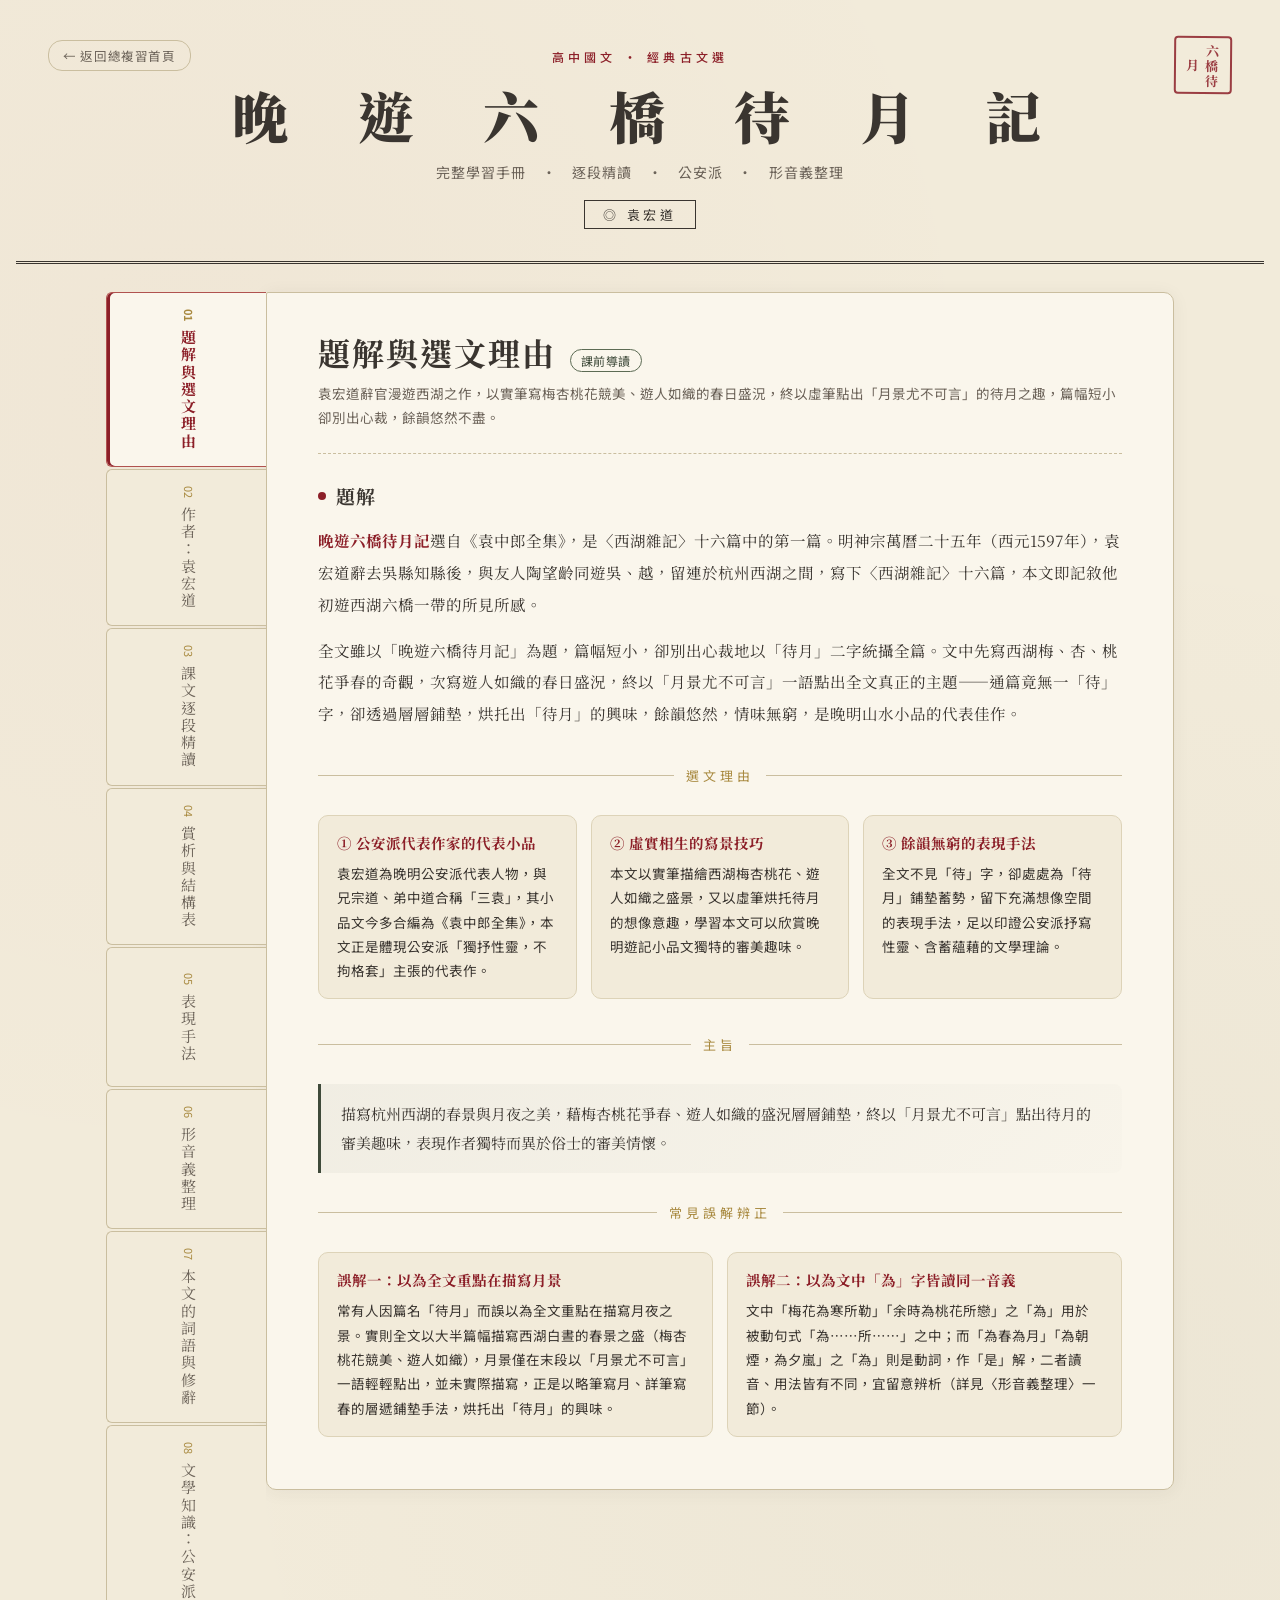
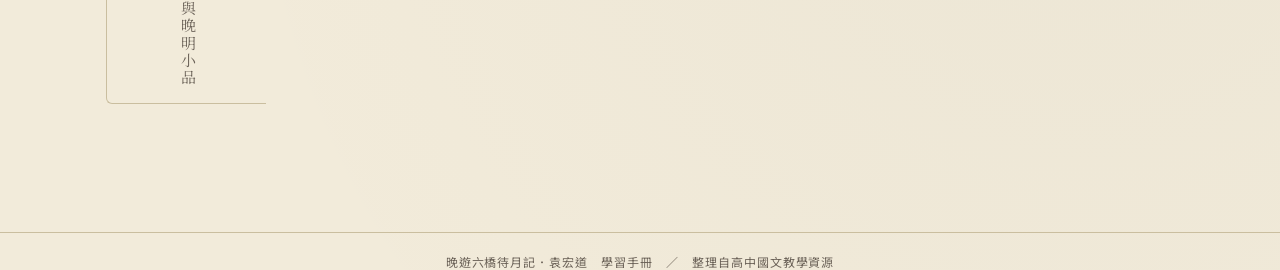
<file: lessons/wan-you-liu-qiao-dai-yue-ji.html>
<!DOCTYPE html>
<html lang="zh-Hant">
<head>
<meta charset="UTF-8">
<meta name="viewport" content="width=device-width, initial-scale=1.0">
<link rel="icon" href="data:image/svg+xml,<svg xmlns=%22http://www.w3.org/2000/svg%22 viewBox=%220 0 100 100%22><text y=%22.9em%22 font-size=%2290%22>🌙</text></svg>">
<title>晚遊六橋待月記｜袁宏道 學習手冊</title>
<link rel="preconnect" href="https://fonts.googleapis.com">
<link href="https://fonts.googleapis.com/css2?family=Noto+Serif+TC:wght@400;500;600;700;900&family=Noto+Sans+TC:wght@300;400;500;600&family=Noto+Serif+SC:ital@0;1&display=swap" rel="stylesheet">
<link rel="stylesheet" href="../assets/style.css">
</head>
<body>

<header class="masthead">
  <a class="home-link" href="../index.html">← 返回總複習首頁</a>
  <div class="seal-mark">六橋待月</div>
  <div class="eyebrow">高中國文 · 經典古文選</div>
  <h1>晚　遊　六　橋　待　月　記</h1>
  <div class="sub">完整學習手冊　·　逐段精讀　·　公安派　·　形音義整理</div>
  <div class="author-tag">◎ 袁宏道</div>
</header>

<div class="shell">
  <div class="layout">

    <!-- TAB RAIL -->
    <nav class="tab-rail" id="tabRail">
      <button class="tab-btn active" data-tab="t1"><span class="num">01</span>題解與選文理由</button>
      <button class="tab-btn" data-tab="t2"><span class="num">02</span>作者：袁宏道</button>
      <button class="tab-btn" data-tab="t3"><span class="num">03</span>課文逐段精讀</button>
      <button class="tab-btn" data-tab="t4"><span class="num">04</span>賞析與結構表</button>
      <button class="tab-btn" data-tab="t5"><span class="num">05</span>表現手法</button>
      <button class="tab-btn" data-tab="t6"><span class="num">06</span>形音義整理</button>
      <button class="tab-btn" data-tab="t7"><span class="num">07</span>本文的詞語與修辭</button>
      <button class="tab-btn" data-tab="t8"><span class="num">08</span>文學知識：公安派與晚明小品</button>
    </nav>

    <!-- PANELS -->
    <div class="panel-wrap">

      <!-- ========== PANEL 1：題解與選文理由 ========== -->
      <section class="panel active" id="t1">
        <div class="panel-title"><h2>題解與選文理由</h2><span class="tag">課前導讀</span></div>
        <p class="panel-desc">袁宏道辭官漫遊西湖之作，以實筆寫梅杏桃花競美、遊人如織的春日盛況，終以虛筆點出「月景尤不可言」的待月之趣，篇幅短小卻別出心裁，餘韻悠然不盡。</p>

        <div class="block">
          <div class="block-head"><span class="dot"></span><h3>題解</h3></div>
          <div class="prose">
            <p><strong>晚遊六橋待月記</strong>選自《袁中郎全集》，是〈西湖雜記〉十六篇中的第一篇。明神宗萬曆二十五年（西元1597年），袁宏道辭去吳縣知縣後，與友人陶望齡同遊吳、越，留連於杭州西湖之間，寫下〈西湖雜記〉十六篇，本文即記敘他初遊西湖六橋一帶的所見所感。</p>
            <p>全文雖以「晚遊六橋待月記」為題，篇幅短小，卻別出心裁地以「待月」二字統攝全篇。文中先寫西湖梅、杏、桃花爭春的奇觀，次寫遊人如織的春日盛況，終以「月景尤不可言」一語點出全文真正的主題——通篇竟無一「待」字，卻透過層層鋪墊，烘托出「待月」的興味，餘韻悠然，情味無窮，是晚明山水小品的代表佳作。</p>
          </div>
        </div>

        <div class="divider-seal"><span>選文理由</span></div>
        <div class="block">
          <div class="card-grid">
            <div class="mini-card">
              <h5>① 公安派代表作家的代表小品</h5>
              <p>袁宏道為晚明公安派代表人物，與兄宗道、弟中道合稱「三袁」，其小品文今多合編為《袁中郎全集》，本文正是體現公安派「獨抒性靈，不拘格套」主張的代表作。</p>
            </div>
            <div class="mini-card">
              <h5>② 虛實相生的寫景技巧</h5>
              <p>本文以實筆描繪西湖梅杏桃花、遊人如織之盛景，又以虛筆烘托待月的想像意趣，學習本文可以欣賞晚明遊記小品文獨特的審美趣味。</p>
            </div>
            <div class="mini-card">
              <h5>③ 餘韻無窮的表現手法</h5>
              <p>全文不見「待」字，卻處處為「待月」鋪墊蓄勢，留下充滿想像空間的表現手法，足以印證公安派抒寫性靈、含蓄蘊藉的文學理論。</p>
            </div>
          </div>
        </div>

        <div class="divider-seal"><span>主旨</span></div>
        <div class="quote-card">
          描寫杭州西湖的春景與月夜之美，藉梅杏桃花爭春、遊人如織的盛況層層鋪墊，終以「月景尤不可言」點出待月的審美趣味，表現作者獨特而異於俗士的審美情懷。
        </div>

        <div class="divider-seal"><span>常見誤解辨正</span></div>
        <div class="block">
          <div class="card-grid">
            <div class="mini-card">
              <h5>誤解一：以為全文重點在描寫月景</h5>
              <p>常有人因篇名「待月」而誤以為全文重點在描寫月夜之景。實則全文以大半篇幅描寫西湖白晝的春景之盛（梅杏桃花競美、遊人如織），月景僅在末段以「月景尤不可言」一語輕輕點出，並未實際描寫，正是以略筆寫月、詳筆寫春的層遞鋪墊手法，烘托出「待月」的興味。</p>
            </div>
            <div class="mini-card">
              <h5>誤解二：以為文中「為」字皆讀同一音義</h5>
              <p>文中「梅花為寒所勒」「余時為桃花所戀」之「為」用於被動句式「為……所……」之中；而「為春為月」「為朝煙，為夕嵐」之「為」則是動詞，作「是」解，二者讀音、用法皆有不同，宜留意辨析（詳見〈形音義整理〉一節）。</p>
            </div>
          </div>
        </div>
      </section>

      <!-- ========== PANEL 2：作者袁宏道 ========== -->
      <section class="panel" id="t2">
        <div class="panel-title"><h2>作者：袁宏道</h2><span class="tag">生平與文學成就</span></div>
        <p class="panel-desc">字中郎，號石公，明湖北公安（今湖北省公安縣）人。生於穆宗隆慶二年（西元1568年），卒於神宗萬曆三十八年（西元1610年），年四十三。與兄宗道、弟中道合稱「三袁」，為公安派的代表人物，主張文學應「獨抒性靈，不拘格套」。</p>

        <div class="theme-strip">
          <span class="theme-pill">字中郎號石公</span>
          <span class="theme-pill">公安三袁之一</span>
          <span class="theme-pill">獨抒性靈</span>
          <span class="theme-pill">不拘格套</span>
          <span class="theme-pill">晚明小品大家</span>
          <span class="theme-pill">山水遊記聖手</span>
        </div>

        <div class="block">
          <div class="block-head"><span class="dot"></span><h3>生平六階段 <small>古人記山水手，近時袁中郎已矣</small></h3></div>
          <div class="timeline">
            <div class="tl-item">
              <div class="tl-period">一、年少聰穎，出口成章</div>
              <h4>十六歲為諸生，公安城南結社</h4>
              <div class="tl-body">
                <p>袁宏道自幼穎異，出口成章，十六歲為諸生時，便在公安城南結社，自任社長，與社中文人相互論文，已展現過人的才情。</p>
              </div>
            </div>
            <div class="tl-item">
              <div class="tl-period">二、倡言性靈，自成一家</div>
              <h4>受李贄「童心說」啟發，反對復古擬古</h4>
              <div class="tl-body">
                <p>袁宏道與兄袁宗道、弟袁中道往來論文，深受李贄「童心說」影響，主張文學創作應「獨抒性靈，不拘格套」，反對前後七子復古擬古之風，自成一家。</p>
              </div>
            </div>
            <div class="tl-item">
              <div class="tl-period">三、遊歷吳越，識透宦海（西元1592年～）</div>
              <h4>「吳令我苦，苦哉，毒哉！」</h4>
              <div class="tl-body">
                <p>萬曆二十年登進士第，後任吳縣知縣。為官期間勤政愛民，政績斐然，然深感官場束縛、案牘勞形，曾在書信中自嘲：「吳令我苦，苦哉，毒哉！」厭倦宦海生涯之情溢於言表。</p>
              </div>
            </div>
            <div class="tl-item">
              <div class="tl-period">四、隱居公安，嘯傲煙霞（西元1597年）</div>
              <h4>辭官漫遊西湖，築柳浪館以隱</h4>
              <div class="tl-body">
                <p>萬曆二十五年辭去吳縣知縣，與友人陶望齡同遊西湖等地，沉浸於山水之樂；其後歸隱公安柳浪湖畔，築柳浪館，嘯傲山林，盡情享受田園煙霞之趣，本文即作於此一漫遊時期。</p>
              </div>
            </div>
            <div class="tl-item">
              <div class="tl-period">五、重返宦海，有所不為</div>
              <h4>歷任禮部主事、吏部稽勳郎中</h4>
              <div class="tl-body">
                <p>晚年一度重返官場，歷任禮部主事、吏部稽勳郎中等職，雖再次出仕，仍保有率真本性，於宦途中堅持有所不為的操守。</p>
              </div>
            </div>
            <div class="tl-item">
              <div class="tl-period">六、辭官閒居，旋即病逝（西元1610年）</div>
              <h4>萬曆三十八年九月病逝，年四十三</h4>
              <div class="tl-body">
                <p>辭官閒居未久，於萬曆三十八年九月病逝，年僅四十三歲。其文學主張與創作成就，對晚明文壇影響深遠。</p>
              </div>
            </div>
          </div>
        </div>

        <div class="divider-seal"><span>文學主張與成就</span></div>
        <div class="block">
          <div class="card-grid">
            <div class="mini-card">
              <h5>① 文學是進化的</h5>
              <p>反對復古擬古之風，主張文學應隨時代演進變化，不應一味模擬秦漢、盛唐之古文古詩。</p>
            </div>
            <div class="mini-card">
              <h5>② 獨抒性靈，不拘格套</h5>
              <p>為公安派核心主張，強調創作應抒發作者真實個性與情感，不被既定格式、格套所拘限。</p>
            </div>
            <div class="mini-card">
              <h5>③ 重視真情實感</h5>
              <p>為文講求意趣酣暢，重視作者內心真情實感的自然流露，反對虛矯造作、陳詞濫調。</p>
            </div>
            <div class="mini-card">
              <h5>④ 肯定通俗文學的價值</h5>
              <p>不輕視小說、戲曲、民歌等通俗文學形式，並予以肯定，異於傳統文人「重雅輕俗」的觀念。</p>
            </div>
            <div class="mini-card">
              <h5>⑤ 藝術風格多樣</h5>
              <p>善用修辭轉化，抒情率真出自胸臆，體裁形式多樣，不避戲謔俚語，篇幅多簡潔精短，自成一家。</p>
            </div>
          </div>
        </div>

        <div class="divider-seal"><span>延伸知識</span></div>
        <div class="block">
          <div class="accordion-item">
            <div class="accordion-head" onclick="toggleAcc(this)">① 公安三袁 <span class="arrow">▸</span></div>
            <div class="accordion-body">
              <p>袁宗道、袁宏道、袁中道兄弟三人皆是湖北公安人，合稱「三袁」，其中袁宏道天分最高、創作力最豐，成就也最為突出，是公安派的代表人物。</p>
            </div>
          </div>
          <div class="accordion-item">
            <div class="accordion-head" onclick="toggleAcc(this)">② 「童心說」與李贄 <span class="arrow">▸</span></div>
            <div class="accordion-body">
              <p>明代思想家李贄提倡「童心說」，主張文學創作應保有未經世俗禮教污染的純真之心，對袁宏道「獨抒性靈」的主張影響深遠。</p>
            </div>
          </div>
          <div class="accordion-item">
            <div class="accordion-head" onclick="toggleAcc(this)">③ 張岱的稱許 <span class="arrow">▸</span></div>
            <div class="accordion-body">
              <p>晚明散文家張岱曾稱揚袁宏道：「古人記山水手，太上酈道元，其次柳子厚，近時袁中郎已矣。」可見其山水遊記在後世文人心中的崇高地位。</p>
            </div>
          </div>
        </div>
      </section>

      <!-- ========== PANEL 3：課文逐段精讀 ========== -->
      <section class="panel" id="t3">
        <div class="panel-title"><h2>課文逐段精讀</h2><span class="tag">逐段釋義</span></div>
        <p class="panel-desc">全文僅四段、不到二百字，卻運用層層鋪墊的筆法，由西湖之盛寫起，次寫梅杏桃花競美與遊人如織，終以「月景尤不可言」點出待月的審美意趣，文字精鍊，餘韻悠長。</p>

        <div class="theme-strip">
          <span class="theme-pill">第一段｜總敘西湖春月之盛</span>
          <span class="theme-pill">第二段｜梅杏桃花爭春奇觀</span>
          <span class="theme-pill">第三段｜遊人如織的春日盛況</span>
          <span class="theme-pill">第四段｜略筆點題，待月趣味</span>
        </div>

        <div class="prose-stage">

          <div class="para-block">
            <div class="para-gist">第一段．總敘西湖最美在春、月與朝煙夕嵐</div>
            <div class="original">
              西湖最盛，為春為月。一日之盛，為朝煙，為夕嵐<span class="annot">1</span>。
            </div>
            <div class="translation">
              <span class="label">翻譯</span>西湖最美的時候，是春天和月夜。一天之中最美的時刻，是早晨的煙霧繚繞和黃昏的山嵐瀰漫。
            </div>
            <div class="anno-list">
              <div class="anno-item"><span class="anno-num">1</span><span class="anno-term">為朝煙，為夕嵐</span>：朝煙，早晨湖面升起的霧氣；夕嵐，黃昏時山間瀰漫的霧氣。嵐，音ㄌㄢˊ，山中的霧氣。</div>
            </div>
            <div class="commentary">賞析｜開篇即以「春」「月」二字點出西湖最美的時節，再以「朝煙」「夕嵐」點出一日之中最美的時刻，四個「為」字排比而下，乾淨利落地總攬全篇取景範圍。值得留意的是，作者開篇便已暗藏「月」字，全文「待月」的主題即由此處悄然伏脈，為全文層層鋪墊的第一筆。</div>
          </div>

          <div class="para-block">
            <div class="para-gist">第二段．梅杏桃花相次爭妍，作者竟為桃花所戀不忍離去</div>
            <div class="original">
              今歲春雪甚盛，梅花為寒所勒<span class="annot">2</span>，與杏桃相次開發<span class="annot">3</span>，尤為奇觀。石簣數為余言<span class="annot">4</span>：「傅金吾園中梅<span class="annot">5</span>，張功甫玉照堂故物也<span class="annot">6</span>，急往觀之。」余時為桃花所戀，竟不忍去湖上<span class="annot">7</span>。
            </div>
            <div class="translation">
              <span class="label">翻譯</span>今年春雪下得很大，梅花被寒氣所抑制，因此和杏花、桃花一前一後相繼開放，更成為難得一見的奇觀。石簣多次對我說：「傅金吾園中的梅花，是張功甫玉照堂的舊物，你該趕快去看看。」我當時卻被桃花深深吸引，竟然捨不得離開湖上。
            </div>
            <div class="anno-list">
              <div class="anno-item"><span class="anno-num">2</span><span class="anno-term">梅花為寒所勒</span>：勒，音ㄌㄜˋ，抑制、約束。「為……所……」為被動句式，意謂梅花被寒氣所抑制而延遲開花。</div>
              <div class="anno-item"><span class="anno-num">3</span><span class="anno-term">相次開發</span>：相次，依次、一個接一個。開發，開放、綻放。</div>
              <div class="anno-item"><span class="anno-num">4</span><span class="anno-term">石簣數為余言</span>：石簣，陶望齡的號，與袁宏道同遊西湖的友人。數，音ㄕㄨˋ，屢次。為，音ㄨㄟˋ，對、向。</div>
              <div class="anno-item"><span class="anno-num">5</span><span class="anno-term">傅金吾</span>：金吾為武官名，傅金吾指任金吾官職的傅姓人士，生平不詳，其園中植有名梅。</div>
              <div class="anno-item"><span class="anno-num">6</span><span class="anno-term">張功甫玉照堂故物</span>：張功甫為南宋張鎡之字，曾築玉照堂以賞梅；故物，指舊有之物，此指梅樹乃承自張功甫玉照堂的舊株。</div>
              <div class="anno-item"><span class="anno-num">7</span><span class="anno-term">余時為桃花所戀，竟不忍去湖上</span>：為……所……仍是被動句式，意謂我被桃花所牽引、吸引。竟，居然、出乎意料。</div>
            </div>
            <div class="commentary">賞析｜本段先以「今歲春雪甚盛」說明梅花因寒而延遲開放，因此與杏桃相次競美，形成「奇觀」；再藉石簣勸看傅園古梅一事，反襯出作者「竟」為桃花所戀、不忍離去的率真情態。「奇觀」二字承接首段「春」之盛景，鋪墊漸次加深，亦見作者獨抒性靈、任真自適的性情。</div>
          </div>

          <div class="para-block">
            <div class="para-gist">第三段．由斷橋至蘇隄遊人如織，盛況空前</div>
            <div class="original">
              由斷橋至蘇隄一帶<span class="annot">8</span>，綠煙紅霧<span class="annot">9</span>，彌漫二十餘里。歌吹為風<span class="annot">10</span>，粉汗為雨<span class="annot">11</span>，羅紈之盛<span class="annot">12</span>，多於隄畔之草，豔冶極矣<span class="annot">13</span>！
            </div>
            <div class="translation">
              <span class="label">翻譯</span>從斷橋到蘇隄一帶，柳樹的綠煙與桃花的紅霧相互瀰漫，連綿達二十餘里。歌聲樂聲如風般四處飄揚，遊人的香汗如雨般滴落，身著羅紈綢緞的遊人之多，勝過隄畔的草，真是豔麗妍冶到了極點！</div>
            <div class="anno-list">
              <div class="anno-item"><span class="anno-num">8</span><span class="anno-term">斷橋、蘇隄</span>：斷橋，西湖名勝，位於白堤東端；蘇隄，即蘇公堤，蘇軾任杭州知州時所築的長堤，皆為西湖著名景點。</div>
              <div class="anno-item"><span class="anno-num">9</span><span class="anno-term">綠煙紅霧</span>：以綠煙形容堤畔柳樹的蒼翠迷濛，以紅霧形容桃花的嬌豔繁盛，借代修辭，描摹花柳爭妍、彌漫如霧的景致。</div>
              <div class="anno-item"><span class="anno-num">10</span><span class="anno-term">歌吹為風</span>：以歌聲、樂聲之盛比擬如風吹拂四處，借代修辭，形容遊湖時絲竹歌詠之盛。</div>
              <div class="anno-item"><span class="anno-num">11</span><span class="anno-term">粉汗為雨</span>：以遊人脂粉香汗滴落如雨，誇飾修辭，形容遊湖人數之多、天氣之暖。</div>
              <div class="anno-item"><span class="anno-num">12</span><span class="anno-term">羅紈之盛</span>：羅紈，泛指絲織衣物，此處借代指穿著羅紈綢緞的遊人。</div>
              <div class="anno-item"><span class="anno-num">13</span><span class="anno-term">豔冶極矣</span>：冶，音ㄧㄝˇ，艷麗、妍麗。形容景象豔麗妍冶到了極點。</div>
            </div>
            <div class="commentary">賞析｜本段轉而描寫遊人如織的盛況，「綠煙紅霧」寫花柳爭妍之景，「歌吹為風」「粉汗為雨」則轉寫遊人喧鬧之盛，借代、誇飾交錯運用，將西湖春日遊賞的熱鬧場面渲染得淋漓盡致，與首段、次段的賞花之趣相互映照，鋪墊更深一層。</div>
          </div>

          <div class="para-block">
            <div class="para-gist">第四段．略筆點題，道出待月之趣非俗士所能領會</div>
            <div class="original">
              然杭人遊湖，止午、未、申三時<span class="annot">14</span>。其實湖光染翠之工<span class="annot">15</span>，山嵐設色之妙<span class="annot">16</span>，皆在朝日始出，夕舂未下<span class="annot">17</span>，始極其濃媚。月景尤不可言，花態柳情，山容水意<span class="annot">18</span>，別是一種趣味。此樂留與山僧遊客受用，安可為俗士道哉<span class="annot">19</span>！
            </div>
            <div class="translation">
              <span class="label">翻譯</span>然而杭州人遊湖，只局限在午、未、申三個時段。其實湖光染上翠色之精巧、山嵐染上彩色之奇妙，都在朝陽初升、夕陽未落之際，才達到最濃豔嬌媚的境地。月夜的景色更是難以言喻，花朵的姿態、柳樹的情韻，山的容貌、水的意趣，別有一番滋味。這樣的樂趣只留給山僧與遊客盡情享受，哪裡能夠對庸俗之人說呢！
            </div>
            <div class="anno-list">
              <div class="anno-item"><span class="anno-num">14</span><span class="anno-term">午、未、申三時</span>：古代以十二時辰計時，午時約上午十一時至下午一時，未時約下午一至三時，申時約下午三至五時，此處泛指白天遊湖的時段。</div>
              <div class="anno-item"><span class="anno-num">15</span><span class="anno-term">湖光染翠之工</span>：工，精巧、巧妙。以「染翠」形容湖光映照山色之美，轉化修辭，將湖光擬作畫筆染色。</div>
              <div class="anno-item"><span class="anno-num">16</span><span class="anno-term">山嵐設色之妙</span>：設色，敷上色彩。同樣以轉化修辭，將山嵐擬作畫師設色，描摹山色變化之妙。</div>
              <div class="anno-item"><span class="anno-num">17</span><span class="anno-term">夕舂未下</span>：舂，音ㄔㄨㄥ，本義為搗米，此處借代指夕陽，因夕陽西沉之狀如舂杵下搗，故以「夕舂」借指落日。</div>
              <div class="anno-item"><span class="anno-num">18</span><span class="anno-term">花態柳情，山容水意</span>：以人的情態、容貌、心意形容花柳山水，轉化修辭兼用對偶句式，極言月夜之下景物別具風情。</div>
              <div class="anno-item"><span class="anno-num">19</span><span class="anno-term">安可為俗士道哉</span>：安可，怎麼可以，反問句式；為，音ㄨㄟˋ，對、向；道，說。意謂這樣的雅趣，豈是俗世之人所能領會、訴說的。</div>
            </div>
            <div class="commentary">賞析｜本段以「然」字轉折，先點出杭人遊湖侷限於午未申三時的習慣，再以「其實」翻出朝夕之景更勝，層層鋪墊後才以「月景尤不可言」一句輕輕點出全文真正的主題——月夜之美，卻又不直接描寫月色，僅以「花態柳情，山容水意」六字虛筆帶過，留下無窮想像空間，終以反問句「安可為俗士道哉」自負收束，表現出作者異於俗士的審美自得，正是本文「略筆點題」的高妙之處。</div>
          </div>

        </div>
      </section>

      <!-- ========== PANEL 4：賞析與結構表 ========== -->
      <section class="panel" id="t4">
        <div class="panel-title"><h2>賞析與結構表</h2><span class="tag">章法布局</span></div>
        <p class="panel-desc">全文以「待」字為文眼，雖通篇不見「待」字，卻運用層遞鋪墊、濃淡相宜、詳略互襯三種筆法，逐步堆疊出待月的興味，篇幅短小而結構精巧，是晚明山水小品的典範之作。</p>

        <div class="block">
          <div class="block-head"><span class="dot"></span><h3>賞析三要點</h3></div>
          <div class="card-grid">
            <div class="mini-card">
              <h5>① 層層鋪墊構成主題</h5>
              <p>全文由西湖總敘、梅杏桃花競美、遊人如織三層實景逐步堆疊，最終才以「月景尤不可言」一句虛筆點出真正主題，層遞而上、水到渠成，使「待月」的興味在毫無「待」字痕跡中自然浮現。</p>
            </div>
            <div class="mini-card">
              <h5>② 濃淡相宜構成畫面</h5>
              <p>作者以濃筆細寫白晝花柳遊人之盛，卻以極淡之筆帶過月夜之景，濃淡相互映襯，使讀者在實景的濃豔之後，更加渴望、想像那筆墨未及的清幽月色，虛實相生、餘味無窮。</p>
            </div>
            <div class="mini-card">
              <h5>③ 詳略互襯餘韻無窮</h5>
              <p>前三段詳寫春景之盛，末段卻略筆帶過月景，僅以「花態柳情，山容水意」六字虛寫，詳略對比強烈，正是「不寫之寫」的高妙筆法，留下廣闊的想像空間，餘韻悠然不盡。</p>
            </div>
          </div>
        </div>

        <div class="divider-seal"><span>結構表</span></div>
        <div class="block">
          <div class="accordion-item open">
            <div class="accordion-head" onclick="toggleAcc(this)">全文結構：以「待」為文眼 <span class="arrow">▾</span></div>
            <div class="accordion-body">
              <ul style="margin:0; padding-left:20px; line-height:2;">
                <li><strong>起筆總敘</strong>：總寫西湖最盛之時——為春為月、為朝煙夕嵐（第一段）
                  <ul style="padding-left:20px;">
                    <li>點出全篇取景範圍：春、月、朝、夕</li>
                  </ul>
                </li>
                <li><strong>詳筆分敘</strong>：詳寫白晝春景之盛（第二、三段）
                  <ul style="padding-left:20px;">
                    <li>梅杏桃花相次開發，奇觀競美</li>
                    <li>遊人如織，歌吹粉汗，豔冶極矣</li>
                  </ul>
                </li>
                <li><strong>略筆點題</strong>：以虛筆點出月景之妙，待月趣味盡在不言中（第四段）
                  <ul style="padding-left:20px;">
                    <li>朝夕之景已勝於正午，暗示月景更勝朝夕</li>
                    <li>「月景尤不可言」——全文文眼所在，呼應篇題「待月」</li>
                    <li>以「安可為俗士道哉」自負收束，餘韻不盡</li>
                  </ul>
                </li>
              </ul>
            </div>
          </div>
        </div>

        <div class="prose">
          <p>全文表面看來句句寫景，實則句句皆為「待月」二字蓄勢鋪墊。從總敘西湖之盛，到詳寫春景之奇、遊人之盛，再到略筆點出月景之妙，作者以漸次堆疊、由實轉虛的筆法，將讀者的審美期待一步步引向篇末那句「月景尤不可言」，卻又不直接描寫月色本身，僅留下「花態柳情，山容水意」的想像空間，正是本文章法布局最為精妙之處，也是晚明小品「以小見大、餘韻無窮」的代表寫法。</p>
        </div>
      </section>

      <!-- ========== PANEL 5：表現手法 ========== -->
      <section class="panel" id="t5">
        <div class="panel-title"><h2>表現手法</h2><span class="tag">寫作技巧</span></div>
        <p class="panel-desc">本文篇幅雖短，卻運用層遞結構、濃淡色彩、多樣描寫筆法及對偶互文等技巧，將西湖春景的繽紛熱鬧與月夜之趣的含蓄想像，鎔鑄於精鍊的文字之中。</p>

        <div class="block">
          <div class="block-head"><span class="dot"></span><h3>四大表現手法</h3></div>
          <div class="card-grid">
            <div class="mini-card">
              <h5>（一）層遞結構，呼應主旨</h5>
              <p>由總敘西湖之盛，到分敘花柳爭妍、遊人如織，再到點出月景之妙，層層遞進，逐步堆疊出「待月」的審美興味，結構謹嚴而脈絡分明。</p>
            </div>
            <div class="mini-card">
              <h5>（二）濃淡色彩，構成畫面</h5>
              <p>「綠煙紅霧」寫花柳爭妍的濃麗色彩，與末段「染翠」「設色」的淡筆形成對照，濃淡相生，構成一幅層次分明、色彩鮮明的西湖春景圖。</p>
            </div>
            <div class="mini-card">
              <h5>（三）描寫筆法，巧奪天工</h5>
              <p>交錯運用借代（歌吹為風、夕舂）、誇飾（粉汗為雨）、轉化（湖光染翠、花態柳情）及被動句式（為寒所勒、為桃花所戀），筆法多變而靈活生動。</p>
            </div>
            <div class="mini-card">
              <h5>（四）對偶與互文，節奏鏗鏘</h5>
              <p>「為朝煙，為夕嵐」「歌吹為風，粉汗為雨」「花態柳情，山容水意」等句皆運用對偶，句式工整、音韻鏗鏘，讀來朗朗上口，富有節奏感。</p>
            </div>
          </div>
        </div>

        <div class="divider-seal"><span>重要修辭探討</span></div>
        <div class="tbl-wrap">
          <table class="data-tbl">
            <tr><th>原文</th><th>修辭手法</th><th>說明</th></tr>
            <tr><td>梅花<span class="char">為</span>寒所勒／余時<span class="char">為</span>桃花所戀</td><td>被動句式</td><td>「為……所……」表示被動，意謂梅花被寒氣抑制、作者被桃花吸引。</td></tr>
            <tr><td>綠煙紅霧</td><td>借代</td><td>以「綠煙」「紅霧」借指柳樹與桃花，描摹花柳爭妍、彌漫如霧的景致。</td></tr>
            <tr><td>歌吹<span class="char">為</span>風，粉汗<span class="char">為</span>雨</td><td>借代、誇飾</td><td>以「風」「雨」比擬歌樂之盛、汗水之多，誇大渲染遊湖盛況。</td></tr>
            <tr><td>羅紈之盛，多於隄畔之草</td><td>借代、比較</td><td>以「羅紈」借指穿著綢緞的遊人，並與隄畔之草相較，極言遊人之多。</td></tr>
            <tr><td>湖光染翠之工，山嵐設色之妙</td><td>轉化（擬物為人）</td><td>將湖光、山嵐擬作畫師染色設色，賦予自然景物人工巧藝之妙。</td></tr>
            <tr><td>夕舂未下</td><td>借代</td><td>以搗米的「舂」借指西沉的夕陽，形容落日緩緩下沉之狀。</td></tr>
            <tr><td>花態柳情，山容水意</td><td>轉化（擬物為人）、對偶</td><td>賦予花柳山水人的情態與心意，並以對偶句式呈現，極寫月夜景物的風情韻味。</td></tr>
          </table>
        </div>
      </section>

      <!-- ========== PANEL 6：形音義整理 ========== -->
      <section class="panel" id="t6">
        <div class="panel-title"><h2>形音義整理</h2><span class="tag">字詞辨析</span></div>
        <p class="panel-desc">本文文字精鍊，多有一字多音多義之處，尤以「為」字最為關鍵，其讀音隨詞性、句式而變化，宜逐一辨析，掌握被動句式與一般動詞用法的差異。</p>

        <div class="block">
          <div class="block-head"><span class="dot"></span><h3>重要形音義</h3></div>
          <div class="tbl-wrap">
            <table class="data-tbl">
              <tr><th>字</th><th>讀音</th><th>詞性／句中義</th><th>例句</th></tr>
              <tr><td class="char">為</td><td>ㄨㄟˊ</td><td>動詞，是</td><td>西湖最盛，「為」春「為」月</td></tr>
              <tr><td class="char">為</td><td>ㄨㄟˋ</td><td>介詞，引出被動者（為……所……）</td><td>梅花「為」寒所勒；余時「為」桃花所戀</td></tr>
              <tr><td class="char">為</td><td>ㄨㄟˋ</td><td>介詞，對、向</td><td>石簣數「為」余言</td></tr>
              <tr><td class="char">為</td><td>ㄨㄟˋ</td><td>介詞，對、向（用於反問句）</td><td>安可「為」俗士道哉</td></tr>
              <tr><td class="char">數</td><td>ㄕㄨˋ</td><td>副詞，屢次</td><td>石簣「數」為余言</td></tr>
              <tr><td class="char">數</td><td>ㄕㄨˇ</td><td>動詞，計算</td><td>（一般用法）數一數人數</td></tr>
              <tr><td class="char">發</td><td>ㄈㄚ</td><td>動詞，開放、綻放</td><td>與杏桃相次開「發」</td></tr>
              <tr><td class="char">勒</td><td>ㄌㄝˋ</td><td>動詞，抑制、約束</td><td>梅花為寒所「勒」</td></tr>
              <tr><td class="char">嵐</td><td>ㄌㄢˊ</td><td>名詞，山中的霧氣</td><td>為朝煙，為夕「嵐」</td></tr>
              <tr><td class="char">冶</td><td>ㄧㄝˇ</td><td>形容詞，艷麗、妍麗</td><td>豔「冶」極矣</td></tr>
              <tr><td class="char">舂</td><td>ㄔㄨㄥ</td><td>名詞，借代夕陽（本義為搗米）</td><td>夕「舂」未下</td></tr>
              <tr><td class="char">紈</td><td>ㄨㄢˊ</td><td>名詞，細緻的絲織品</td><td>羅「紈」之盛</td></tr>
            </table>
          </div>
        </div>

        <div class="divider-seal"><span>重要文法修辭</span></div>
        <div class="tbl-wrap">
          <table class="data-tbl">
            <tr><th>句式／用法</th><th>說明</th><th>例句</th></tr>
            <tr><td>被動句式「為……所……」</td><td>「為」引出施動者，「所」字後接動詞，表示主語受到動作影響</td><td>梅花「為」寒「所」勒；余時「為」桃花「所」戀</td></tr>
            <tr><td>古今異義「奇觀」</td><td>古義指難得罕見的景象，今義泛指任何特殊景象，本文取古義「難得一見的奇景」</td><td>與杏桃相次開發，尤為「奇觀」</td></tr>
            <tr><td>古今異義「豔冶」</td><td>古義專指景物色彩之豔麗妍冶，今義可形容人或物，本文取景物之豔麗義</td><td>羅紈之盛，多於隄畔之草，「豔冶」極矣</td></tr>
          </table>
        </div>

        <div class="divider-seal"><span>「竟」字辨析</span></div>
        <div class="block">
          <div class="prose">
            <p>「竟」字在文言文中常見以下幾種用法，本文「竟不忍去湖上」取「居然、出乎意料」之義，宜與其他用法區別：</p>
            <ul style="margin:0; padding-left:20px; line-height:2;">
              <li><strong>完成、終了</strong>：如「言未竟」，指話還沒說完。</li>
              <li><strong>到底、終究</strong>：如「竟成大業」，指最終、終究完成。</li>
              <li><strong>全、整</strong>：如「竟日」，指整天、一整天。</li>
              <li><strong>居然、出乎意料</strong>：如本文「余時為桃花所戀，竟不忍去湖上」，表示連作者自己也未料到會如此沉迷。</li>
            </ul>
          </div>
        </div>
      </section>

      <!-- ========== PANEL 7：本文的詞語與修辭 ========== -->
      <section class="panel" id="t7">
        <div class="panel-title"><h2>本文的詞語與修辭</h2><span class="tag">詞語精選</span></div>
        <p class="panel-desc">本文篇幅短小，未形成後世通行的成語，但文中多有鍊字精妙、意象鮮明的詞語與修辭佳句，值得逐一品味、記誦運用。</p>

        <div class="idiom-grid">
          <div class="idiom-card">
            <div class="word">綠煙紅霧</div>
            <div class="mean">以綠煙、紅霧借代柳樹與桃花，形容花柳爭妍、彌漫如霧的繁盛景致。</div>
          </div>
          <div class="idiom-card">
            <div class="word">歌吹為風，粉汗為雨</div>
            <div class="mean">以風雨比擬歌樂之盛、汗水之多，形容遊湖時人聲鼎沸、熱鬧喧騰的盛況。</div>
          </div>
          <div class="idiom-card">
            <div class="word">豔冶極矣</div>
            <div class="mean">形容景物豔麗妍冶到了極點，本文用以描寫遊人服飾與春景相映的繽紛盛況。</div>
          </div>
          <div class="idiom-card">
            <div class="word">湖光染翠之工，山嵐設色之妙</div>
            <div class="mean">以畫師染色設色比擬湖光山色的自然變化，形容朝夕之際景物色彩濃媚動人。</div>
          </div>
          <div class="idiom-card">
            <div class="word">花態柳情，山容水意</div>
            <div class="mean">以人的情態容貌形容花柳山水，極寫月夜之下景物別具一種風情韻味。</div>
          </div>
          <div class="idiom-card">
            <div class="word">安可為俗士道哉</div>
            <div class="mean">反問句式，意謂這樣的雅趣豈是庸俗之人所能領會，表現作者自負而異於流俗的審美情懷。</div>
          </div>
        </div>
      </section>

      <!-- ========== PANEL 8：文學知識：公安派與晚明小品 ========== -->
      <section class="panel" id="t8">
        <div class="panel-title"><h2>文學知識：公安派與晚明小品</h2><span class="tag">文學史補充</span></div>
        <p class="panel-desc">明代散文歷經復古與反復古的多次論爭，公安派以「獨抒性靈，不拘格套」開創晚明小品文新風，本文正是這一文學潮流下的代表作品；末附西湖典故掌故，補充本文相關背景知識。</p>

        <div class="block">
          <div class="block-head"><span class="dot"></span><h3>公安派與晚明小品文</h3></div>
          <div class="prose">
            <p>晚明文壇在前後七子復古擬古之風盛行已久後，逐漸興起反復古的文學思潮，公安派即是其中影響最為深遠的一支。袁宗道、袁宏道、袁中道兄弟三人倡言「獨抒性靈，不拘格套」，主張文學應隨時代演進變化，抒發作者真實個性與情感，不應一味模擬古人。受其影響，晚明小品文蔚然成風，篇幅短小精鍊，題材貼近生活，文字清新自然，本文〈晚遊六橋待月記〉即是這一文學潮流下山水遊記小品的代表佳作。</p>
          </div>
        </div>

        <div class="divider-seal"><span>明代散文流變</span></div>
        <div class="tbl-wrap">
          <table class="data-tbl">
            <tr><th>流派／時期</th><th>代表作家</th><th>主張／特色</th></tr>
            <tr><td>明初三大家</td><td>宋濂、劉基、方孝孺</td><td>承元末文風，文章質樸醇厚，多歌頌開國功業之作。</td></tr>
            <tr><td>臺閣體</td><td>楊士奇、楊榮、楊溥</td><td>多為應制歌功頌德之文，內容空洞、風格典雅雍容，缺乏真情實感。</td></tr>
            <tr><td>擬古派（前後七子）</td><td>前七子：李夢陽、何景明；後七子：李攀龍、王世貞</td><td>主張「文必秦漢，詩必盛唐」，強調復古擬古，講求格律法度。</td></tr>
            <tr><td>唐宋派</td><td>王慎中、唐順之、歸有光</td><td>反對擬古派專尚秦漢，主張學習唐宋古文，提倡平易自然之文風。</td></tr>
            <tr><td>公安派</td><td>袁宗道、袁宏道、袁中道</td><td>主張「獨抒性靈，不拘格套」，反對復古擬古，重視真情實感的自然流露。</td></tr>
            <tr><td>竟陵派</td><td>鍾惺、譚元春</td><td>承公安派性靈之說而稍加修正，講求幽深孤峭的風格，避免公安派末流之淺俗。</td></tr>
            <tr><td>晚明小品集大成</td><td>張岱</td><td>融合公安、竟陵之長，篇幅精鍊、情味雋永，被譽為晚明小品文之集大成者。</td></tr>
          </table>
        </div>

        <div class="divider-seal"><span>公安派與桐城派之比較</span></div>
        <div class="tbl-wrap">
          <table class="data-tbl">
            <tr><th>項目</th><th>公安派</th><th>桐城派</th></tr>
            <tr><td>時代</td><td>明代萬曆年間</td><td>清代康熙以後</td></tr>
            <tr><td>屬性</td><td>反復古的革新文學流派</td><td>講求古文義法的正統散文流派</td></tr>
            <tr><td>主要作家</td><td>袁宗道、袁宏道、袁中道</td><td>方苞、劉大憆、姚鼐</td></tr>
            <tr><td>命名由來</td><td>三袁皆湖北公安人，故稱「公安派」</td><td>方苞、劉大憆、姚鼐皆安徽桐城人，故稱「桐城派」</td></tr>
            <tr><td>文學主張</td><td>獨抒性靈，不拘格套，重視真情實感</td><td>講求義法，強調義理、考據、辭章三者兼備</td></tr>
          </table>
        </div>

        <div class="divider-seal"><span>西湖典故掌故</span></div>
        <div class="block">
          <div class="accordion-item">
            <div class="accordion-head" onclick="toggleAcc(this)">① 西湖十景 <span class="arrow">▸</span></div>
            <div class="accordion-body">
              <p>西湖位於浙江杭州，自古即以湖光山色聞名，南宋以後逐漸形成「西湖十景」之說，包括蘇隄春曉、平湖秋月、斷橋殘雪、雷峰夕照等，皆為歷代文人歌詠的勝景，本文所寫即是西湖春景的精華所在。</p>
            </div>
          </div>
          <div class="accordion-item">
            <div class="accordion-head" onclick="toggleAcc(this)">② 斷橋 <span class="arrow">▸</span></div>
            <div class="accordion-body">
              <p>斷橋位於西湖白堤東端，相傳因雪後橋上積雪消融、中間露出橋面，遠望似橋身斷裂而得名，後世亦因民間故事〈白蛇傳〉而更添浪漫色彩，是西湖著名的賞雪、賞景勝地。</p>
            </div>
          </div>
          <div class="accordion-item">
            <div class="accordion-head" onclick="toggleAcc(this)">③ 蘇隄 <span class="arrow">▸</span></div>
            <div class="accordion-body">
              <p>蘇隄即蘇公堤，為北宋蘇軾任杭州知州時，疏浚西湖淤泥所築的長堤，堤上遍植桃柳，景色優美，「蘇隄春曉」為西湖十景之一，也是本文遊人如織、花柳爭妍的主要場景。</p>
            </div>
          </div>
          <div class="accordion-item">
            <div class="accordion-head" onclick="toggleAcc(this)">④ 張功甫與玉照堂 <span class="arrow">▸</span></div>
            <div class="accordion-body">
              <p>張功甫為南宋詞人張鎡之字，曾在家中築玉照堂以賞梅、詠梅，並著有《梅品》一書，是宋代著名的賞梅雅士，本文提及「張功甫玉照堂故物」即指承襲其遺風的古梅名種。</p>
            </div>
          </div>
          <div class="accordion-item">
            <div class="accordion-head" onclick="toggleAcc(this)">⑤ 石簣與陶望齡 <span class="arrow">▸</span></div>
            <div class="accordion-body">
              <p>石簣為陶望齡的號，明代會稽人，與袁宏道交誼深厚，二人同遊西湖、相互論學，本文「石簣數為余言」即記敘其與袁宏道同遊時的對話情景。</p>
            </div>
          </div>
        </div>
      </section>

    </div>
  </div>
</div>

<div class="footer-note">晚遊六橋待月記．袁宏道　學習手冊　／　整理自高中國文教學資源</div>

<script src="../assets/script.js"></script>

</body>
</html>
</file>
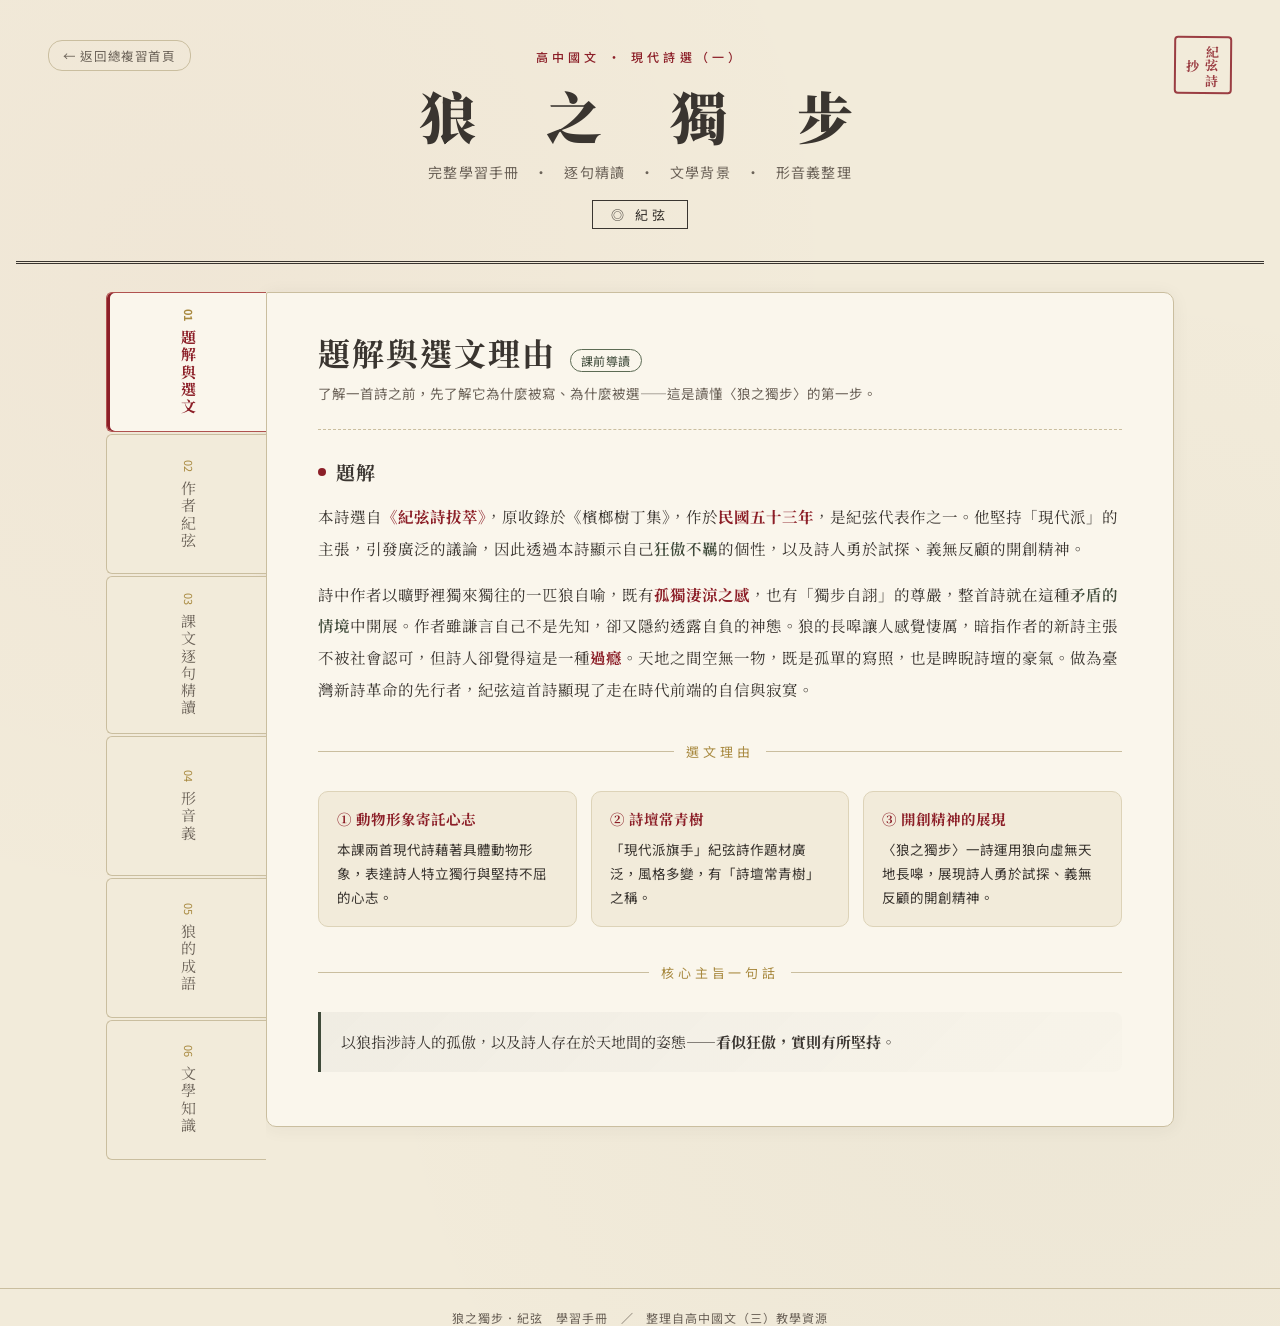
<file: lessons/wolf-solitary-walk.html>
<!DOCTYPE html>
<html lang="zh-Hant">
<head>
<meta charset="UTF-8">
<meta name="viewport" content="width=device-width, initial-scale=1.0">
<link rel="icon" href="data:image/svg+xml,<svg xmlns=%22http://www.w3.org/2000/svg%22 viewBox=%220 0 100 100%22><text y=%22.9em%22 font-size=%2290%22>🐺</text></svg>">
<title>狼之獨步｜紀弦 學習手冊</title>
<link rel="preconnect" href="https://fonts.googleapis.com">
<link href="https://fonts.googleapis.com/css2?family=Noto+Serif+TC:wght@400;500;600;700;900&family=Noto+Sans+TC:wght@300;400;500;600&family=Noto+Serif+SC:ital@0;1&display=swap" rel="stylesheet">
<link rel="stylesheet" href="../assets/style.css">
</head>
<body>

<header class="masthead">
  <a class="home-link" href="../index.html">← 返回總複習首頁</a>
  <div class="seal-mark">紀弦詩抄</div>
  <div class="eyebrow">高中國文 · 現代詩選（一）</div>
  <h1>狼　之　獨　步</h1>
  <div class="sub">完整學習手冊　·　逐句精讀　·　文學背景　·　形音義整理</div>
  <div class="author-tag">◎ 紀弦</div>
</header>

<div class="shell">
  <div class="layout">

    <!-- TAB RAIL -->
    <nav class="tab-rail" id="tabRail">
      <button class="tab-btn active" data-tab="t1"><span class="num">01</span>題解與選文</button>
      <button class="tab-btn" data-tab="t2"><span class="num">02</span>作者紀弦</button>
      <button class="tab-btn" data-tab="t3"><span class="num">03</span>課文逐句精讀</button>
      <button class="tab-btn" data-tab="t4"><span class="num">04</span>形音義</button>
      <button class="tab-btn" data-tab="t5"><span class="num">05</span>狼的成語</button>
      <button class="tab-btn" data-tab="t6"><span class="num">06</span>文學知識</button>
    </nav>

    <!-- PANELS -->
    <div class="panel-wrap">

      <!-- ========== PANEL 1：題解與選文理由 ========== -->
      <section class="panel active" id="t1">
        <div class="panel-title"><h2>題解與選文理由</h2><span class="tag">課前導讀</span></div>
        <p class="panel-desc">了解一首詩之前，先了解它為什麼被寫、為什麼被選——這是讀懂〈狼之獨步〉的第一步。</p>

        <div class="block">
          <div class="block-head"><span class="dot"></span><h3>題解</h3></div>
          <div class="prose">
            <p>本詩選自<strong>《紀弦詩拔萃》</strong>，原收錄於《檳榔樹丁集》，作於<strong>民國五十三年</strong>，是紀弦代表作之一。他堅持「現代派」的主張，引發廣泛的議論，因此透過本詩顯示自己<span class="pine">狂傲不羈</span>的個性，以及詩人勇於試探、義無反顧的開創精神。</p>
            <p>詩中作者以曠野裡獨來獨往的一匹狼自喻，既有<strong>孤獨淒涼之感</strong>，也有「獨步自詡」的尊嚴，整首詩就在這種<span class="pine">矛盾的情境</span>中開展。作者雖謙言自己不是先知，卻又隱約透露自負的神態。狼的長嗥讓人感覺悽厲，暗指作者的新詩主張不被社會認可，但詩人卻覺得這是一種<strong>過癮</strong>。天地之間空無一物，既是孤單的寫照，也是睥睨詩壇的豪氣。做為臺灣新詩革命的先行者，紀弦這首詩顯現了走在時代前端的自信與寂寞。</p>
          </div>
        </div>

        <div class="divider-seal"><span>選文理由</span></div>

        <div class="block">
          <div class="card-grid">
            <div class="mini-card">
              <h5>① 動物形象寄託心志</h5>
              <p>本課兩首現代詩藉著具體動物形象，表達詩人特立獨行與堅持不屈的心志。</p>
            </div>
            <div class="mini-card">
              <h5>② 詩壇常青樹</h5>
              <p>「現代派旗手」紀弦詩作題材廣泛，風格多變，有「詩壇常青樹」之稱。</p>
            </div>
            <div class="mini-card">
              <h5>③ 開創精神的展現</h5>
              <p>〈狼之獨步〉一詩運用狼向虛無天地長嗥，展現詩人勇於試探、義無反顧的開創精神。</p>
            </div>
          </div>
        </div>

        <div class="divider-seal"><span>核心主旨一句話</span></div>
        <div class="quote-card">
          以狼指涉詩人的孤傲，以及詩人存在於天地間的姿態——<strong>看似狂傲，實則有所堅持</strong>。
        </div>
      </section>

      <!-- ========== PANEL 2：作者紀弦 ========== -->
      <section class="panel" id="t2">
        <div class="panel-title"><h2>作者：紀弦</h2><span class="tag">生平與文學主張</span></div>
        <p class="panel-desc">本名路逾，陝西省周至縣人，民國二年生。蘇州美術專科學校畢業，民國三十七年來臺，曾任臺北市成功高中教師，民國六十五年退休，後赴美依親養老，民國一〇二年逝世，享壽一百零一歲。</p>

        <div class="theme-strip">
          <span class="theme-pill">本名路逾</span>
          <span class="theme-pill">筆名：路易士 → 紀弦</span>
          <span class="theme-pill">現代派旗手</span>
          <span class="theme-pill">詩壇常青樹</span>
          <span class="theme-pill">一生作詩逾千首</span>
        </div>

        <div class="block">
          <div class="block-head"><span class="dot"></span><h3>三大人生時期 <small>大陸 → 臺灣 → 美西</small></h3></div>
          <div class="timeline">
            <div class="tl-item">
              <div class="tl-period">大陸時期 一九一三 ～ 一九四八</div>
              <h4>漂泊童年到活躍詩壇</h4>
              <div class="tl-body">
                <p>本名路逾，因父親隨孫中山先生從事革命而南北奔波，直到民國十三年定居揚州，此後視揚州為心目中的故鄉。寫詩幾乎與初戀同時開始——少時相戀的鄰居女友<strong>胡明</strong>，後來成為他的妻子，民國十九年二人於揚州結婚。</p>
                <p>婚後轉學蘇州美專繪畫系西洋畫組，接觸更多現代主義思想。民國二十二年以筆名<strong>「路易士」</strong>自費出版《易士詩集》，此後受李金髮、戴望舒象徵詩派影響，結交徐遲等現代派詩人，正式成為中國新詩現代派成員。</p>
              </div>
            </div>
            <div class="tl-item">
              <div class="tl-period">臺灣時期 一九四九 ～ 一九七六</div>
              <h4>點燃臺灣新詩火種</h4>
              <div class="tl-body">
                <p>來臺時三十五歲，將中國新詩復興運動的火種帶到臺灣，是第一個使用「現代詩」一詞的人。民國四十二年獨資創辦《現代詩》季刊；民國四十五年一月十五日號召組成<strong>現代派</strong>，提出「領導新詩的再革命，推行新詩的現代化」的宣言，提倡「新現代主義」。</p>
                <p>在成功高中教書二十五年，課堂上卻只講古詩，絕口不提新詩，學生幾乎不知道他是當代大詩人。期間與覃子豪爆發著名的<strong>現代詩論戰</strong>。民國五十三年——即現代派解散後一、兩年，《現代詩》停刊前後——心境最壞之際，寫下〈狼之獨步〉。</p>
              </div>
            </div>
            <div class="tl-item">
              <div class="tl-period">美西時期 一九七七 ～ 二〇一三</div>
              <h4>移居美國，寫詩不輟</h4>
              <div class="tl-body">
                <p>退休後赴美依親養老，但寫詩是他一生的事業：「我這個人就是為詩而活著。活到老，寫到老，死而後已。」出版《晚景》《半島之歌》等詩集及詩論集、散文集多種。</p>
                <p>民國九十一年出版《紀弦回憶錄》三冊；九十四年中風後體力漸衰，九十九年停止寫詩；民國一〇二年（西元2013年）七月二十二日在加州過世，享壽一百零一歲。</p>
              </div>
            </div>
          </div>
        </div>

        <div class="divider-seal"><span>文學成就與主張</span></div>

        <div class="block">
          <div class="card-grid">
            <div class="mini-card">
              <h5>① 「反傳統」的詩觀</h5>
              <p>主張詩人最重要的是忠實表現自己，呈現時代性與永恆價值。新詩之「新」在於理性與知性，是間接的暗示而非直接的說明。詩需經理智沉澱，靈感才水到渠成。</p>
            </div>
            <div class="mini-card">
              <h5>② 點燃臺灣新詩火種</h5>
              <p>從上海帶來「中國新詩復興運動的火種」，被瘂弦稱為「臺灣詩壇的點火人」；蕭蕭認為他是臺灣散文詩的先驅，被譽為「詩壇上的常青樹」。</p>
            </div>
            <div class="mini-card">
              <h5>③ 帶動詩的現代化</h5>
              <p>主張詩與散文語言應區分，使詩更具精鍊性與藝術性，促使文學與政治宣傳劃清界線，遠離反共標語式的實用目的，保持文學獨立的藝術價值。</p>
            </div>
          </div>
        </div>

        <div class="divider-seal"><span>紀弦二三事</span></div>

        <div class="block">
          <div class="accordion-item">
            <div class="accordion-head" onclick="toggleAcc(this)">① 熱愛檳榔樹 <span class="arrow">▸</span></div>
            <div class="accordion-body">
              <p>檳榔樹是紀弦的個人標誌。身高一百八十二公分、總是穿黑西裝、戴黑呢帽、拿黑手杖的他，在任何場合都引人注目，就跟一棵高聳的檳榔樹一樣。許多詩集封面印有檳榔樹，其中五本詩集即以「檳榔樹」為名。紀弦自言：「一、我愛檳榔樹；二、我像檳榔樹；三、我寫檳榔樹。」</p>
            </div>
          </div>
          <div class="accordion-item">
            <div class="accordion-head" onclick="toggleAcc(this)">② 憑著火柴辦詩刊 <span class="arrow">▸</span></div>
            <div class="accordion-body">
              <p>紀弦二十歲畢業那年出版第一本詩集《易士詩集》，其中〈八行小唱〉寫道：「從前我真傻，沒得玩耍，在暗夜裡，期待著火把。如今我明白，不再期待，說一聲幹，劃幾根火柴。」二十歲以前他在文壇鮮少交遊活動，但就憑著這「幾根火柴」的決心，自己創辦詩刊，成為新詩現代派鼻祖，一生作詩超過一千首，詩風明快，善嘲諷，樂戲謔。</p>
            </div>
          </div>
          <div class="accordion-item">
            <div class="accordion-head" onclick="toggleAcc(this)">③ 朗誦詩情瀟灑多姿 <span class="arrow">▸</span></div>
            <div class="accordion-body">
              <p>紀弦對音樂十分敏銳，是一流的朗誦家。朗誦激情的詩時，會一步踏上椅子，情緒更高亢時更踏上桌子，個子高、頭頂著天花板，看起來頂天立地。曾在三軍球場文藝晚會朗誦詩，愛好者爭先恐後搶坐前排。創世紀詩社創辦人張默回憶，紀弦朗誦〈葉子姑娘〉後，因懷念舊人而大哭，是個性情中人。</p>
            </div>
          </div>
          <div class="accordion-item">
            <div class="accordion-head" onclick="toggleAcc(this)">④ 「獨步的狼」——學生眼中的紀弦 <span class="arrow">▸</span></div>
            <div class="accordion-body">
              <p>作家尉天驄中學曾受教於紀弦，他在《回首我們的時代》談到：校園中的紀弦非常嚴肅，久了發現他是「老天真」：「他每寫一詩，就非常自得，兩眼發亮，鬍子也往上翹了不少。」紀弦常以阿拉伯數字 6 與 7 描繪自己：「6 是他的菸斗，7 是他的手杖，6 加 7 的漫步，於是成了一種灑脫。」</p>
            </div>
          </div>
        </div>
      </section>

      <!-- ========== PANEL 3：課文逐句精讀 ========== -->
      <section class="panel" id="t3">
        <div class="panel-title"><h2>課文逐句精讀</h2><span class="tag">原文 · 注釋 · 修辭 · 段析</span></div>
        <p class="panel-desc">全詩共三段七句。前兩句以狼自喻；中間四句以狼嗥展現力量；末句以戲謔口吻收束，痛快淋漓。</p>

        <div class="theme-strip">
          <span class="theme-pill">109學測：以「我乃曠野裡獨來獨往的一匹狼」表現特立獨行</span>
        </div>

        <div class="poem-stage">

          <!-- 段一 -->
          <div class="poem-line">
            <div class="rhet-tags"><span class="rhet-tag">敘寫孤單與特立獨行</span></div>
            <div class="original">我乃曠野裡獨來獨往的一匹狼。</div>
            <div class="gloss"><span class="label">修辭｜</span>譬喻（隱喻，繫詞「乃」＝「是」）</div>
            <div class="gloss"><span class="label">賞析｜</span>首句以曠野之大對比狼之渺小，表達自己的不同流俗；以「獨來獨往」點出孤獨而自主的存在姿態，是全詩自我形象的奠基句。</div>
          </div>

          <div class="poem-line">
            <div class="rhet-tags"><span class="rhet-tag pine-tag">透露自負與孤獨並存</span></div>
            <div class="original">不是先知<span class="annot">①</span>，沒有半個字的嘆息。</div>
            <div class="gloss"><span class="label">賞析｜</span>雖自言「不是先知」，但隱含「趨近先知」的意味——因為自信，即使孤獨亦無悔，呈現出特立獨行的形象。「沒有半個字的嘆息」說明自己對處境並不悲觀低落。</div>
            <div class="note-list">
              <div class="note-item"><b>① 先知：</b>有先見之明的人。《孫子．用間》：「故明君賢將，所以動而勝人，成功出於眾者，先知也。」《史記．龜策列傳》：「聖能先知亟見，而不能令衛平無言。」</div>
            </div>
          </div>

          <!-- 段二 -->
          <div class="poem-line">
            <div class="rhet-tags"><span class="rhet-tag">點出長久的堅持</span><span class="rhet-tag pine-tag">轉化（擬人）／譬喻</span></div>
            <div class="original">而恆以數聲悽厲<span class="annot">②</span>已極之長嗥<span class="annot">③</span>　搖撼彼空無一物之天地，</div>
            <div class="gloss"><span class="label">賞析｜</span>「恆」點出長久的堅持。「悽厲已極」除間接表現內心的不滿與不平外，更企圖顯現長嗥聲音的震撼力。「長嗥」代表自我內心發出的真正聲音，是詩人對藝術堅持的吶喊。</div>
            <div class="note-list">
              <div class="note-item"><b>② 悽厲：</b>形容聲音淒慘而尖銳。悽，通「淒」。</div>
              <div class="note-item"><b>③ 嗥：</b>音ㄏㄠˊ，野獸咆哮。《左傳．襄公十四年》：「賜我南鄙之田，狐狸所居，豺狼所嗥。」</div>
            </div>
          </div>

          <div class="poem-line">
            <div class="rhet-tags"><span class="rhet-tag pine-tag">轉化（擬人）／譬喻</span></div>
            <div class="original">使天地戰慄<span class="annot">④</span>如同發了瘧疾<span class="annot">⑤</span>；</div>
            <div class="gloss"><span class="label">賞析｜</span>呈現長嗥的震撼，也是自我影響力的展現。中間四句以狼之「嗥」吼出自己的憤怒與蔑視，表現出不受羈束的野性，強調自我力量對當時詩壇的震撼力。</div>
            <div class="note-list">
              <div class="note-item"><b>④ 戰慄：</b>因恐懼而發抖。亦作「顫慄」「戰栗」「顫栗」（「戰栗／戰慄」為文言用法，「顫慄」為現代語法）。</div>
              <div class="note-item"><b>⑤ 瘧疾：</b>由瘧原蟲引起的傳染病，主要症狀是時而寒顫，時而高熱。</div>
            </div>
          </div>

          <!-- 段三 -->
          <div class="poem-line">
            <div class="rhet-tags"><span class="rhet-tag">類疊</span><span class="rhet-tag pine-tag">總收全詩</span></div>
            <div class="original">並颳起涼風颯颯<span class="annot">⑥</span>的，颯颯颯颯的：</div>
            <div class="gloss"><span class="label">賞析｜</span>連用六個「颯」字造成聲音與氣勢上的連綿延展效果，使用冒號帶有補充說明並總收全詩的作用。</div>
            <div class="note-list">
              <div class="note-item"><b>⑥ 颯颯：</b>狀聲詞，風聲。颯，音ㄙㄚˋ。</div>
            </div>
          </div>

          <div class="poem-line">
            <div class="rhet-tags"><span class="rhet-tag">戲謔收束</span></div>
            <div class="original">這就是一種過癮。</div>
            <div class="gloss"><span class="label">賞析｜</span>末句有痛快淋漓的豪氣，充分顯現詩人自負又諧謔的形象——將孤獨與對抗現實的衝撞，轉化為一種自我滿足的快意，是全詩情緒的最終出口。</div>
          </div>

        </div>

        <div class="divider-seal"><span>全詩結構脈絡</span></div>
        <div class="card-grid">
          <div class="mini-card">
            <h5>第一段（首二句）</h5>
            <p>以狼自喻，流露濃厚的孤獨感與堅持——自信地宣告自己特立獨行的存在姿態。</p>
          </div>
          <div class="mini-card">
            <h5>第二段（中間四句）</h5>
            <p>以狼嗥為意象，展現力量，強化狼的自信與豪氣，也代表詩人對當時文壇所產生的震動。</p>
          </div>
          <div class="mini-card">
            <h5>第三段（末句）</h5>
            <p>以嘲謔口吻，展現詩人對抗現實的感受，痛快淋漓，作為全詩情緒的收束。</p>
          </div>
        </div>
      </section>

      <!-- ========== PANEL 4：形音義 ========== -->
      <section class="panel" id="t4">
        <div class="panel-title"><h2>形音義整理</h2><span class="tag">本課重要字詞 · 形近字</span></div>
        <p class="panel-desc">本課常考的形近字辨析，特別留意「嗥」「慄」兩組，以及課文中出現的疊字狀聲詞。</p>

        <div class="block">
          <div class="block-head"><span class="dot"></span><h3>本課課文字詞</h3></div>
          <div class="tbl-wrap">
            <table class="data-tbl">
              <tr><th>字</th><th>注音</th><th>釋義</th><th>例詞 / 補注</th></tr>
              <tr><td class="char">嗥</td><td class="pron">ㄏㄠˊ</td><td>野獸咆哮</td><td>長嗥；《左傳．襄公十四年》：「豺狼所嗥」</td></tr>
              <tr><td class="char">悽厲</td><td class="pron">ㄑㄧ ㄌㄧˋ</td><td>形容聲音淒慘而尖銳，亦作「淒厲」</td><td>悽，通「淒」</td></tr>
              <tr><td class="char">戰慄</td><td class="pron">ㄓㄢˋ ㄌㄧˋ</td><td>因恐懼而發抖</td><td>亦作「顫慄」「戰栗」「顫栗」（戰慄為文言，顫慄為現代語法）</td></tr>
              <tr><td class="char">瘧疾</td><td class="pron">ㄋㄩㄝˋ ㄐㄧˊ</td><td>瘧原蟲引起的傳染病</td><td>主要症狀：時而寒顫，時而高熱</td></tr>
              <tr><td class="char">颯颯</td><td class="pron">ㄙㄚˋ ㄙㄚˋ</td><td>狀聲詞，風聲</td><td>颯，音ㄙㄚˋ</td></tr>
              <tr><td class="char">先知</td><td class="pron">—</td><td>有先見之明的人</td><td>《孫子．用間》、《史記．龜策列傳》</td></tr>
            </table>
          </div>
        </div>

        <div class="divider-seal"><span>「嗥」形近字</span></div>
        <div class="tbl-wrap">
          <table class="data-tbl">
            <tr><th>字形</th><th>注音</th><th>字義</th><th>例詞</th></tr>
            <tr><td class="char">嗥</td><td class="pron">ㄏㄠˊ</td><td>野獸咆哮</td><td>狼嗥、嗥叫</td></tr>
            <tr><td class="char">皋</td><td class="pron">ㄍㄠ</td><td>水邊的低地</td><td>江皋、露溼青皋</td></tr>
            <tr><td class="char">翱</td><td class="pron">ㄠˊ</td><td>用於複合詞</td><td>翱翔</td></tr>
            <tr><td class="char">臬</td><td class="pron">ㄋㄧㄝˋ</td><td>標準、法度</td><td>奉為圭臬</td></tr>
          </table>
        </div>

        <div class="divider-seal"><span>「慄」形近字</span></div>
        <div class="tbl-wrap">
          <table class="data-tbl">
            <tr><th>字形</th><th>注音</th><th>字義</th><th>例詞</th></tr>
            <tr><td class="char">慄</td><td class="pron">ㄌㄧˋ</td><td>因恐懼而發抖</td><td>戰慄、不寒而慄</td></tr>
            <tr><td class="char">栗</td><td class="pron">ㄌㄧˋ</td><td>殼斗科板栗屬，落葉喬木</td><td>糖炒栗子</td></tr>
            <tr><td class="char">粟</td><td class="pron">ㄙㄨˋ</td><td>小米，或為穀類的總稱</td><td>渺滄海之一粟（蘇軾〈赤壁賦〉）</td></tr>
          </table>
        </div>

        <div class="divider-seal"><span>補充：戒嚴小知識</span></div>
        <div class="quote-card">
          <strong>戒嚴：</strong>國家的安全和秩序受到破壞或威脅時，政府所採取的軍事管制措施。臺灣戒嚴時期自民國三十八年五月二十日省主席陳誠頒布戒嚴令，至七十六年七月十五日蔣經國總統宣布解嚴為止，持續了三十八年又五十六天。
          <cite>※ 紀弦創作〈狼之獨步〉的民國五十三年，正處於戒嚴體制、戰鬥文藝聲浪高漲的時代背景中。</cite>
        </div>
      </section>

      <!-- ========== PANEL 5：狼的成語 ========== -->
      <section class="panel" id="t5">
        <div class="panel-title"><h2>有關「狼」的成語</h2><span class="tag">本課重要成語</span></div>
        <p class="panel-desc">「狼」在成語中多帶貶義，與本詩中「狼」被賦予的孤傲、堅持形象形成有趣的對比，可作為延伸思考。</p>

        <div class="idiom-grid">
          <div class="idiom-card"><div class="word">虎狼之師</div><div class="mean">比喻勇猛善戰的軍隊。</div></div>
          <div class="idiom-card"><div class="word">虎狼之心</div><div class="mean">比喻貪婪暴戾的心。</div></div>
          <div class="idiom-card"><div class="word">虎狼之國</div><div class="mean">比喻貪暴的國家。</div></div>
          <div class="idiom-card"><div class="word">狼顧狐疑</div><div class="mean">比喻人遇事疑慮畏懼，不輕易相信別人。</div></div>
          <div class="idiom-card"><div class="word">狼狽為奸</div><div class="mean">比喻彼此勾結做壞事。</div></div>
          <div class="idiom-card"><div class="word">狼吞虎嚥</div><div class="mean">形容吃東西又急又猛，大口吞食的樣子。</div></div>
          <div class="idiom-card"><div class="word">狼子野心</div><div class="mean">比喻凶狠殘暴的人難以教化。</div></div>
          <div class="idiom-card"><div class="word">狼心狗肺</div><div class="mean">比喻人心腸狠毒，毫無良心。</div></div>
          <div class="idiom-card"><div class="word">鬼哭狼嚎</div><div class="mean">形容哭叫聲悽厲。</div></div>
          <div class="idiom-card"><div class="word">豺狼當道</div><div class="mean">比喻奸人掌握大權，專斷橫行。</div></div>
          <div class="idiom-card"><div class="word">聲名狼藉</div><div class="mean">比喻名聲非常惡劣。</div></div>
        </div>
      </section>

      <!-- ========== PANEL 6：文學知識 ========== -->
      <section class="panel" id="t6">
        <div class="panel-title"><h2>文學知識</h2><span class="tag">臺灣新詩詩社 · 象徵主義 · 現代派</span></div>
        <p class="panel-desc">要讀懂〈狼之獨步〉的孤傲，必須理解紀弦所處的詩壇生態——他既是現代派的創立者，也是論戰中孤立的一方。</p>

        <div class="block">
          <div class="block-head"><span class="dot"></span><h3>臺灣新詩詩社簡介</h3></div>
          <div class="tbl-wrap">
            <table class="data-tbl">
              <tr><th>詩社</th><th>代表人物</th><th>詩觀</th></tr>
              <tr>
                <td><strong>現代詩社</strong></td>
                <td>紀弦、楊喚、鄭愁予</td>
                <td>① 接受西方經驗及影響，強調新詩為「橫的移植」<br>② 領導新詩的再革命，推行新詩的現代化，講究新形式的創造、新手法的發明<br>③ 強調知性，追求詩的純粹性</td>
              </tr>
              <tr>
                <td><strong>藍星詩社</strong></td>
                <td>覃子豪、余光中、鍾鼎文</td>
                <td>① 主張現代詩應包含「縱的繼承」，不應只有「橫的移植」<br>② 詩的意義在於詩人對自身經驗的體現，風格是自我創造的展現<br>③ 詩風傾向感性與知性兼糅的抒情風</td>
              </tr>
              <tr>
                <td><strong>創世紀詩社</strong></td>
                <td>張默、洛夫、瘂弦</td>
                <td>① 倡導超現實主義，理論與創作並進<br>② 積極舉辦各項詩藝活動，出刊各類詩選</td>
              </tr>
              <tr>
                <td><strong>笠詩社</strong></td>
                <td>林亨泰、白萩、詹冰</td>
                <td>① 集結本土詩人而成立的詩社，代表本土意識的詩派<br>② 詩的創作應具有鄉土情懷及對現實生活的批判意識</td>
              </tr>
            </table>
          </div>
          <div class="quote-card" style="margin-top:16px;">
            <strong>關鍵對比：</strong>現代詩社主張「橫的移植」，藍星詩社主張兼有「縱的繼承」——這正是紀弦與覃子豪爆發<strong>現代詩論戰</strong>的核心分歧，也是〈狼之獨步〉孤獨情緒的時代背景。
          </div>
        </div>

        <div class="divider-seal"><span>現代派六大信條</span></div>
        <div class="prose">
          <p>民國四十五年一月十五日，以紀弦為首的現代詩社在臺北正式成立，提出「領導新詩的再革命」和「推行新詩的現代化」的口號，並公布六大信條：</p>
        </div>
        <div class="card-grid">
          <div class="mini-card"><h5>第一條</h5><p>我們是有所揚棄並發揚光大地包含了自波特萊爾以降一切新興詩派之精神與要素的現代派之一群。</p></div>
          <div class="mini-card"><h5>第二條</h5><p>我們認為新詩乃是橫的移植，而非縱的繼承。這是一個總的看法，一個基本的出發點。</p></div>
          <div class="mini-card"><h5>第三條</h5><p>詩的新大陸之探險，詩的處女地之開拓。新內容、新形式、新工具、新手法的發明。</p></div>
          <div class="mini-card"><h5>第四條</h5><p>知性之強調。</p></div>
          <div class="mini-card"><h5>第五條</h5><p>追求詩的純粹性。</p></div>
          <div class="mini-card"><h5>第六條</h5><p>愛國。反共。擁護自由與民主。</p></div>
        </div>

        <div class="divider-seal"><span>象徵主義</span></div>
        <div class="prose">
          <p>「象徵主義」一詞最早出現於西元一八八六年的法國，法國詩人<strong>波特萊爾</strong>是文學上象徵主義的先驅。象徵主義者在題材上較側重<span class="pine">個人想像與內心情感的描寫</span>，較少涉及一般社會題材；在藝術方法上，強調用有質感的形象及暗示、對比、聯想等手法，取代空泛的修辭和生硬的說教。此外，象徵主義的文學作品也重視<strong>音樂性和韻律感</strong>。</p>
          <p>紀弦在《易士詩集》出版後接觸李金髮、戴望舒的作品，受象徵詩派影響，這也成為他後來推動臺灣現代詩革命的思想根源之一。</p>
        </div>
      </section>

    </div>
  </div>
</div>

<div class="footer-note">狼之獨步．紀弦　學習手冊　／　整理自高中國文（三）教學資源</div>

<script src="../assets/script.js"></script>

</body>
</html>
</file>
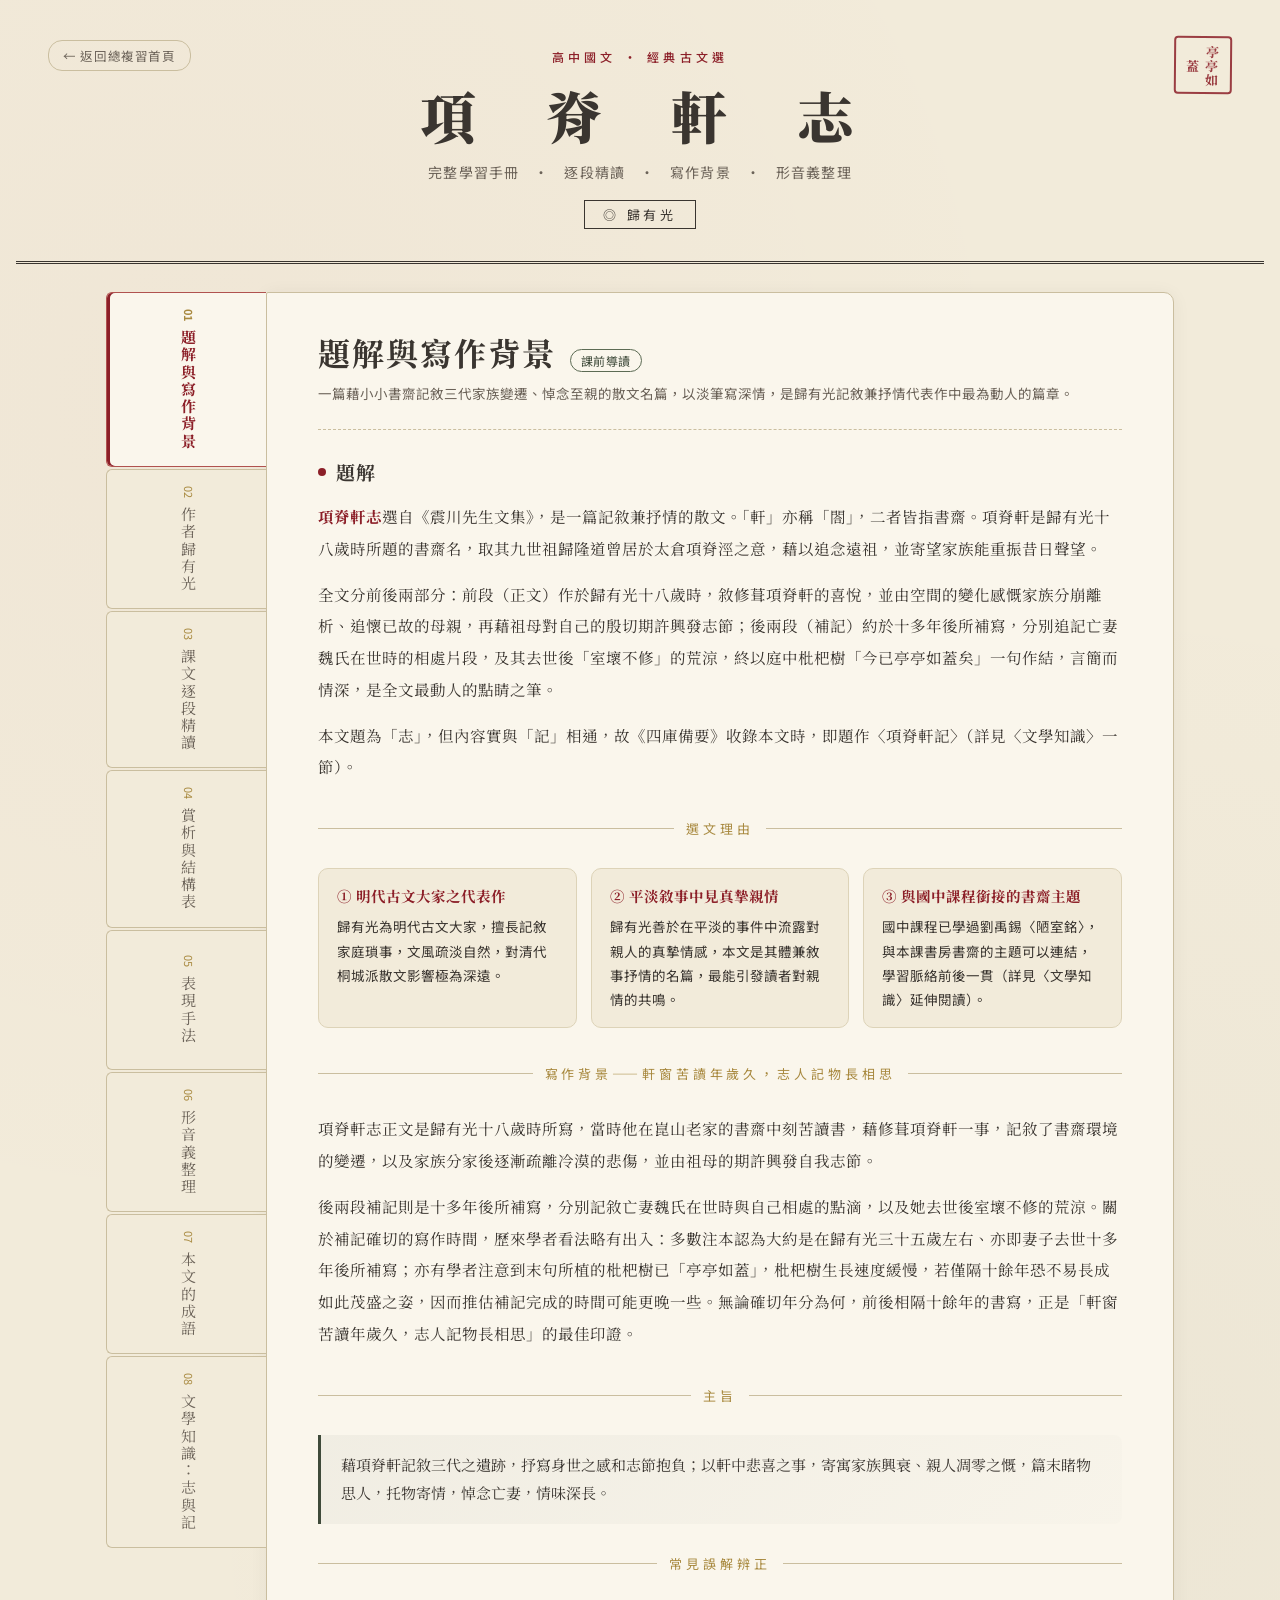
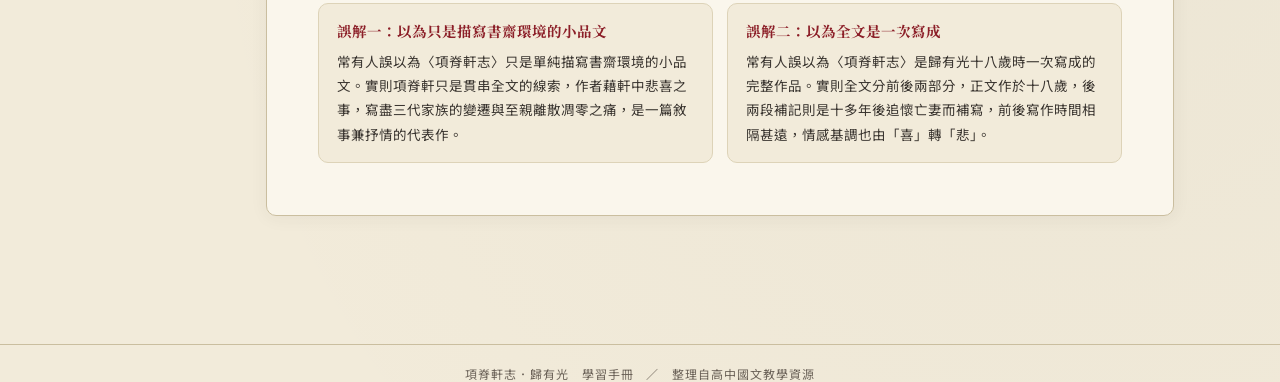
<file: lessons/xiang-ji-xuan-zhi.html>
<!DOCTYPE html>
<html lang="zh-Hant">
<head>
<meta charset="UTF-8">
<meta name="viewport" content="width=device-width, initial-scale=1.0">
<link rel="icon" href="data:image/svg+xml,<svg xmlns=%22http://www.w3.org/2000/svg%22 viewBox=%220 0 100 100%22><text y=%22.9em%22 font-size=%2290%22>🌳</text></svg>">
<title>項脊軒志｜歸有光 學習手冊</title>
<link rel="preconnect" href="https://fonts.googleapis.com">
<link href="https://fonts.googleapis.com/css2?family=Noto+Serif+TC:wght@400;500;600;700;900&family=Noto+Sans+TC:wght@300;400;500;600&family=Noto+Serif+SC:ital@0;1&display=swap" rel="stylesheet">
<link rel="stylesheet" href="../assets/style.css">
</head>
<body>

<header class="masthead">
  <a class="home-link" href="../index.html">← 返回總複習首頁</a>
  <div class="seal-mark">亭亭如蓋</div>
  <div class="eyebrow">高中國文 · 經典古文選</div>
  <h1>項　脊　軒　志</h1>
  <div class="sub">完整學習手冊　·　逐段精讀　·　寫作背景　·　形音義整理</div>
  <div class="author-tag">◎ 歸有光</div>
</header>

<div class="shell">
  <div class="layout">

    <!-- TAB RAIL -->
    <nav class="tab-rail" id="tabRail">
      <button class="tab-btn active" data-tab="t1"><span class="num">01</span>題解與寫作背景</button>
      <button class="tab-btn" data-tab="t2"><span class="num">02</span>作者歸有光</button>
      <button class="tab-btn" data-tab="t3"><span class="num">03</span>課文逐段精讀</button>
      <button class="tab-btn" data-tab="t4"><span class="num">04</span>賞析與結構表</button>
      <button class="tab-btn" data-tab="t5"><span class="num">05</span>表現手法</button>
      <button class="tab-btn" data-tab="t6"><span class="num">06</span>形音義整理</button>
      <button class="tab-btn" data-tab="t7"><span class="num">07</span>本文的成語</button>
      <button class="tab-btn" data-tab="t8"><span class="num">08</span>文學知識：志與記</button>
    </nav>

    <!-- PANELS -->
    <div class="panel-wrap">

      <!-- ========== PANEL 1：題解與寫作背景 ========== -->
      <section class="panel active" id="t1">
        <div class="panel-title"><h2>題解與寫作背景</h2><span class="tag">課前導讀</span></div>
        <p class="panel-desc">一篇藉小小書齋記敘三代家族變遷、悼念至親的散文名篇，以淡筆寫深情，是歸有光記敘兼抒情代表作中最為動人的篇章。</p>

        <div class="block">
          <div class="block-head"><span class="dot"></span><h3>題解</h3></div>
          <div class="prose">
            <p><strong>項脊軒志</strong>選自《震川先生文集》，是一篇記敘兼抒情的散文。「軒」亦稱「閤」，二者皆指書齋。項脊軒是歸有光十八歲時所題的書齋名，取其九世祖歸隆道曾居於太倉項脊涇之意，藉以追念遠祖，並寄望家族能重振昔日聲望。</p>
            <p>全文分前後兩部分：前段（正文）作於歸有光十八歲時，敘修葺項脊軒的喜悅，並由空間的變化感慨家族分崩離析、追懷已故的母親，再藉祖母對自己的殷切期許興發志節；後兩段（補記）約於十多年後所補寫，分別追記亡妻魏氏在世時的相處片段，及其去世後「室壞不修」的荒涼，終以庭中枇杷樹「今已亭亭如蓋矣」一句作結，言簡而情深，是全文最動人的點睛之筆。</p>
            <p>本文題為「志」，但內容實與「記」相通，故《四庫備要》收錄本文時，即題作〈項脊軒記〉（詳見〈文學知識〉一節）。</p>
          </div>
        </div>

        <div class="divider-seal"><span>選文理由</span></div>
        <div class="block">
          <div class="card-grid">
            <div class="mini-card">
              <h5>① 明代古文大家之代表作</h5>
              <p>歸有光為明代古文大家，擅長記敘家庭瑣事，文風疏淡自然，對清代桐城派散文影響極為深遠。</p>
            </div>
            <div class="mini-card">
              <h5>② 平淡敘事中見真摯親情</h5>
              <p>歸有光善於在平淡的事件中流露對親人的真摯情感，本文是其體兼敘事抒情的名篇，最能引發讀者對親情的共鳴。</p>
            </div>
            <div class="mini-card">
              <h5>③ 與國中課程銜接的書齋主題</h5>
              <p>國中課程已學過劉禹錫〈陋室銘〉，與本課書房書齋的主題可以連結，學習脈絡前後一貫（詳見〈文學知識〉延伸閱讀）。</p>
            </div>
          </div>
        </div>

        <div class="divider-seal"><span>寫作背景——軒窗苦讀年歲久，志人記物長相思</span></div>
        <div class="block">
          <div class="prose">
            <p>項脊軒志正文是歸有光十八歲時所寫，當時他在崑山老家的書齋中刻苦讀書，藉修葺項脊軒一事，記敘了書齋環境的變遷，以及家族分家後逐漸疏離冷漠的悲傷，並由祖母的期許興發自我志節。</p>
            <p>後兩段補記則是十多年後所補寫，分別記敘亡妻魏氏在世時與自己相處的點滴，以及她去世後室壞不修的荒涼。關於補記確切的寫作時間，歷來學者看法略有出入：多數注本認為大約是在歸有光三十五歲左右、亦即妻子去世十多年後所補寫；亦有學者注意到末句所植的枇杷樹已「亭亭如蓋」，枇杷樹生長速度緩慢，若僅隔十餘年恐不易長成如此茂盛之姿，因而推估補記完成的時間可能更晚一些。無論確切年分為何，前後相隔十餘年的書寫，正是「軒窗苦讀年歲久，志人記物長相思」的最佳印證。</p>
          </div>
        </div>

        <div class="divider-seal"><span>主旨</span></div>
        <div class="quote-card">
          藉項脊軒記敘三代之遺跡，抒寫身世之感和志節抱負；以軒中悲喜之事，寄寓家族興衰、親人凋零之慨，篇末睹物思人，托物寄情，悼念亡妻，情味深長。
        </div>

        <div class="divider-seal"><span>常見誤解辨正</span></div>
        <div class="block">
          <div class="card-grid">
            <div class="mini-card">
              <h5>誤解一：以為只是描寫書齋環境的小品文</h5>
              <p>常有人誤以為〈項脊軒志〉只是單純描寫書齋環境的小品文。實則項脊軒只是貫串全文的線索，作者藉軒中悲喜之事，寫盡三代家族的變遷與至親離散凋零之痛，是一篇敘事兼抒情的代表作。</p>
            </div>
            <div class="mini-card">
              <h5>誤解二：以為全文是一次寫成</h5>
              <p>常有人誤以為〈項脊軒志〉是歸有光十八歲時一次寫成的完整作品。實則全文分前後兩部分，正文作於十八歲，後兩段補記則是十多年後追懷亡妻而補寫，前後寫作時間相隔甚遠，情感基調也由「喜」轉「悲」。</p>
            </div>
          </div>
        </div>
      </section>

      <!-- ========== PANEL 2：作者歸有光 ========== -->
      <section class="panel" id="t2">
        <div class="panel-title"><h2>作者：歸有光</h2><span class="tag">生平與文學成就</span></div>
        <p class="panel-desc">字熙甫，號震川，崑山（今江蘇省崑山市）人。生於明武宗正德元年十二月（西元1507年），卒於穆宗隆慶五年（西元1571年），年六十五。九歲能文，二十歲博通經史，三十五歲鄉試第二，六十歲始中進士，是明代古文大家，對清代桐城派影響深遠。</p>

        <div class="theme-strip">
          <span class="theme-pill">字熙甫號震川</span>
          <span class="theme-pill">嘉靖三大家</span>
          <span class="theme-pill">唐宋派</span>
          <span class="theme-pill">五色筆評點《史記》</span>
          <span class="theme-pill">長興知縣</span>
          <span class="theme-pill">南京太僕寺丞</span>
        </div>

        <div class="block">
          <div class="block-head"><span class="dot"></span><h3>生平六階段 <small>愛我和我愛的人，一一離我而去</small></h3></div>
          <div class="timeline">
            <div class="tl-item">
              <div class="tl-period">一、百年望族，八歲喪母</div>
              <h4>歸氏為崑山世族，由盛而衰</h4>
              <div class="tl-body">
                <p>歸氏為崑山百年望族，先祖曾位高權重、顯貴一時，但家族至歸有光時已逐漸沒落。歸有光八歲時喪母（母親得年僅二十六歲），這段早年喪親的傷痛，深植於他日後平淡卻深情的文字之中。</p>
              </div>
            </div>
            <div class="tl-item">
              <div class="tl-period">二、少年穎悟，十八歲寫成項脊軒志</div>
              <h4>七歲入學，九歲能文，博通經史</h4>
              <div class="tl-body">
                <p>歸有光七歲入學，九歲已能屬文，二十歲博通經史。十八歲時於崑山舊宅書齋「項脊軒」中刻苦讀書，寫成本文正文，文中藉祖母持象笏相贈一事，寄託對自己未來成就功名的深切期許。</p>
              </div>
            </div>
            <div class="tl-item">
              <div class="tl-period">三、婚姻與至親的接連喪逝</div>
              <h4>二十三歲娶魏氏，此後親人接連離世</h4>
              <div class="tl-body">
                <p>歸有光二十三歲娶第一任妻子魏氏，二十八歲魏氏去世；三十歲再娶王氏，三十四歲次女去世，四十三歲長子去世，四十六歲王氏又病故，四十七歲始娶第三任妻子費氏。一生中至親接連離世，這份反覆喪親之痛，深刻反映在他平淡卻情深的文字裡。</p>
              </div>
            </div>
            <div class="tl-item">
              <div class="tl-period">四、三十五歲左右補記項脊軒志</div>
              <h4>重讀少作，觸動對亡妻的懷念</h4>
              <div class="tl-body">
                <p>歸有光三十五歲左右，重讀少作觸動了對亡妻魏氏的深切懷念，於是補寫項脊軒志後兩段，追記妻子在世時與自己共處的片段，並以庭中枇杷樹「今已亭亭如蓋矣」收筆，物在人亡，情致深婉。</p>
              </div>
            </div>
            <div class="tl-item">
              <div class="tl-period">五、科舉屢試不第，年六十始中進士</div>
              <h4>三十五歲鄉試第二，八次會試不第</h4>
              <div class="tl-body">
                <p>歸有光三十五歲鄉試中第二名，自此參加會試八次皆落第，輾轉二十餘年；其間於嘉定安亭江上設帳講學，弟子常達數百人，學者稱之為「震川先生」。嘉靖四十四年（六十歲），始登進士第，授長興知縣。</p>
              </div>
            </div>
            <div class="tl-item">
              <div class="tl-period">六、為政親民，晚年壯志未酬</div>
              <h4>知縣長興，掌管馬政，歸葬崑山</h4>
              <div class="tl-body">
                <p>任長興知縣時親自審理訟案、平反冤獄，深受百姓愛戴；後因不願曲意逢迎上官而被調為順德通判，專管馬政，雖屬閒職仍盡心職守。隆慶四年擢南京太僕寺丞，隆慶五年即卒於任，年六十五，歸葬崑山，後人於安亭建書院奉祀。</p>
              </div>
            </div>
          </div>
        </div>

        <div class="divider-seal"><span>文學成就</span></div>
        <div class="block">
          <div class="card-grid">
            <div class="mini-card">
              <h5>① 疏淡自然，不事雕飾</h5>
              <p>歸有光散文取法《史記》、唐宋八大家，文字疏淡自然，不刻意雕飾辭采，卻自有一種真切動人的力量。</p>
            </div>
            <div class="mini-card">
              <h5>② 即事抒情，真切感人</h5>
              <p>善於選取日常生活中的細節瑣事，寄託內心深刻的情感，〈項脊軒志〉〈先妣事略〉〈寒花葬志〉皆是代表名篇。</p>
            </div>
            <div class="mini-card">
              <h5>③ 注重細節，刻畫生動</h5>
              <p>善用細節描寫與人物對話，烘托人物形象與生活氣息，使讀者讀來如見其人、如聞其聲。</p>
            </div>
            <div class="mini-card">
              <h5>④ 結構精巧，波折多變</h5>
              <p>篇幅短小卻波折多變，均未超過千字；清人姚鼐稱其文「不俟修飾而情自勝」，為「唐宋派」散文最具代表性的成就。</p>
            </div>
          </div>
        </div>

        <div class="divider-seal"><span>延伸知識</span></div>
        <div class="block">
          <div class="accordion-item">
            <div class="accordion-head" onclick="toggleAcc(this)">① 王世貞晚年肯定歸有光 <span class="arrow">▸</span></div>
            <div class="accordion-body">
              <p>王世貞在李夢陽、李攀龍之後主盟文壇，聲譽顯赫，四海莫不景從。歸有光對前後七子復古文風頗有批評，王世貞因此一度對他不以為然。然而王世貞晚年讀到歸有光的文章後，心折嘆服，回應道：「千載有公議，吾不能不有所讓。」承認自己當年看法的偏狹，並稱許歸有光足以與古人比肩。</p>
            </div>
          </div>
          <div class="accordion-item">
            <div class="accordion-head" onclick="toggleAcc(this)">② 五色筆圈點《史記》 <span class="arrow">▸</span></div>
            <div class="accordion-body">
              <p>歸有光好讀太史公書，深得其神理，曾以朱、墨等五色筆評點《史記》，得其意趣波瀾、精神氣魄，是明清學者公認的《史記》研究大家。歸有光散文善用細節瑣事寄託深情，正是得力於對《史記》筆法的長期浸潤。</p>
            </div>
          </div>
        </div>
      </section>

      <!-- ========== PANEL 3：課文逐段精讀 ========== -->
      <section class="panel" id="t3">
        <div class="panel-title"><h2>課文逐段精讀</h2><span class="tag">原文 · 注釋 · 語譯 · 段析</span></div>
        <p class="panel-desc">全文以「多可喜，亦多可悲」貫串，前段敘書齋修葺之樂與家道中落之悲，後兩段補記追懷亡妻，終以枇杷樹「亭亭如蓋」收筆，物在人亡，餘韻不絕。</p>

        <div class="theme-strip">
          <span class="theme-pill">第一段｜喜：書齋修葺之樂</span>
          <span class="theme-pill">第二段｜悲：家族分崩離析</span>
          <span class="theme-pill">第三段｜祖母期許</span>
          <span class="theme-pill">第四段｜閉門苦讀</span>
          <span class="theme-pill">第五段｜自況：項脊生曰</span>
          <span class="theme-pill">第六段｜補記：悼念亡妻</span>
          <span class="theme-pill">第七段｜結語：睹物思人</span>
        </div>

        <div class="prose-stage">

          <!-- 第一段 -->
          <div class="para-block">
            <div class="para-gist">段旨｜先敘述南閤子的舊、小、漏、暗，及修葺後的優美景致，以「喜」字貫串全段。</div>
            <div class="original">
              項脊軒<span class="annot">1</span>，舊南閤子也。室僅方丈<span class="annot">2</span>，可容一人居。百年老屋，塵泥滲漏<span class="annot">3</span>，雨澤下注<span class="annot">4</span>；每移案，顧視<span class="annot">5</span>無可置者。又北向<span class="annot">6</span>，不能得日，日過午已昏。余稍為修葺<span class="annot">7</span>，使不上漏；前闢四窗，垣牆周庭<span class="annot">8</span>，以當南日，日影反照，室始洞然<span class="annot">9</span>。又雜植蘭、桂、竹、木於庭，舊時欄楯<span class="annot">10</span>，亦遂增勝。借書滿架，偃仰嘯歌<span class="annot">11</span>，冥然兀坐<span class="annot">12</span>，萬籟有聲<span class="annot">13</span>；而庭階寂寂，小鳥時來啄食，人至不去。三五之夜<span class="annot">14</span>，明月半牆，桂影斑駁，風移影動，珊珊可愛。
            </div>
            <div class="translation">
              <span class="label">語譯｜</span>項脊軒，是從前的南閤子。室內僅一丈見方，僅能容一人居住，是一間上百年的老屋，灰塵泥土從屋頂滴漏下來，雨水也往下灌注；每次移動桌子，環顧四周都找不到可以安放的地方。屋子又朝北，照不到陽光，每到正午過後天色就已昏暗。我稍加修整，使屋頂不再滲漏；在屋前開闢了四個窗子，又在庭院四周築起圍牆，用來迎受南面照來的陽光，陽光反射照進來，屋內才開始明亮起來。我又在庭院中雜植蘭花、桂樹、竹子等花木，從前的舊欄干，也因此更添勝景。借來的書籍堆滿了書架，我安臥仰躺、吟詠歌唱，靜默獨坐，自然界的各種聲響都聽得到；庭階一片寂靜，小鳥常飛來啄食，人來了也不飛走。每逢十五的夜晚，明月照亮半邊牆壁，桂樹的影子斑斑駁駁，風吹影動，姿態輕盈可愛。
            </div>
            <div class="anno-list">
              <div class="anno-item"><span class="anno-num">1</span><span class="anno-term">項脊軒：</span>歸有光的書齋名。軒，小屋。「項脊」取其九世祖歸隆道曾居於太倉項脊涇之意，藉以追念遠祖，並寄望家族重振昔日聲望。</div>
              <div class="anno-item"><span class="anno-num">2</span><span class="anno-term">方丈：</span>一丈見方，形容室內極為狹小。</div>
              <div class="anno-item"><span class="anno-num">3</span><span class="anno-term">滲漏：</span>滲透漏下。</div>
              <div class="anno-item"><span class="anno-num">4</span><span class="anno-term">雨澤下注：</span>雨水往下流注滴落。澤，雨水。</div>
              <div class="anno-item"><span class="anno-num">5</span><span class="anno-term">顧視：</span>環顧四望。</div>
              <div class="anno-item"><span class="anno-num">6</span><span class="anno-term">北向：</span>方位朝北。</div>
              <div class="anno-item"><span class="anno-num">7</span><span class="anno-term">修葺：</span><span class="anno-pron">ㄑㄧˋ</span>修補房屋。葺，修補。</div>
              <div class="anno-item"><span class="anno-num">8</span><span class="anno-term">垣牆周庭：</span>在庭院四周築起圍牆。垣，<span class="anno-pron">ㄩㄢˊ</span>牆。</div>
              <div class="anno-item"><span class="anno-num">9</span><span class="anno-term">洞然：</span>明亮的樣子。</div>
              <div class="anno-item"><span class="anno-num">10</span><span class="anno-term">欄楯：</span>欄干。楯，<span class="anno-pron">ㄕㄨㄣˇ</span>直的稱欄，橫的稱楯。</div>
              <div class="anno-item"><span class="anno-num">11</span><span class="anno-term">偃仰嘯歌：</span>安臥仰躺，吟詠歌唱，形容閒適自得之態。偃，<span class="anno-pron">ㄧㄢˇ</span>仰臥。</div>
              <div class="anno-item"><span class="anno-num">12</span><span class="anno-term">冥然兀坐：</span>靜默端坐的樣子。兀，<span class="anno-pron">ㄨˋ</span></div>
              <div class="anno-item"><span class="anno-num">13</span><span class="anno-term">萬籟有聲：</span>自然界的各種聲響都能聽見。籟，<span class="anno-pron">ㄌㄞˋ</span>孔穴所發出的聲音，泛指一切聲響。</div>
              <div class="anno-item"><span class="anno-num">14</span><span class="anno-term">三五之夜：</span>農曆十五日的夜晚（三乘五為十五）。</div>
            </div>
            <div class="commentary">
              <span class="label">賞析｜</span>本段先敘述南閤子的舊、小、漏、暗，再寫修葺後的優美景致，以一「喜」字貫串全段，鋪寫作者靜觀自得、怡然自適的讀書之樂。「借書滿架」「偃仰嘯歌」寫出作者安貧樂道的志趣；「明月半牆，桂影斑駁，風移影動，珊珊可愛」則以動靜相生之筆，寫出項脊軒外景致的清幽動人。
            </div>
          </div>

          <!-- 第二段 -->
          <div class="para-block">
            <div class="para-gist">段旨｜藉空間描寫家族親情的疏離冷漠過程，並追懷已故的母親。</div>
            <div class="original">
              然余居於此，多可喜，亦多可悲。先是<span class="annot">15</span>，庭中通南北為一。迨諸父異爨<span class="annot">16</span>，內外多置小門牆，往往而是。東犬西吠<span class="annot">17</span>，客逾庖而宴<span class="annot">18</span>，雞棲於廳。庭中始為籬，已為牆，凡再變矣<span class="annot">19</span>。家有老嫗<span class="annot">20</span>，嘗居於此。嫗，先大母<span class="annot">21</span>婢也，乳<span class="annot">22</span>二世，先妣<span class="annot">23</span>撫之甚厚<span class="annot">24</span>。室西連於中閨<span class="annot">25</span>，先妣嘗一至。嫗每謂余曰：「某所，而<span class="annot">26</span>母立於茲。」嫗又曰：「汝姊在吾懷，呱呱而泣<span class="annot">27</span>；娘以指扣門扉曰：『兒寒乎？欲食乎？』吾從板外<span class="annot">28</span>相為應答<span class="annot">29</span>。」語未畢，余泣，嫗亦泣。
            </div>
            <div class="translation">
              <span class="label">語譯｜</span>可是我住在這裡，有許多事值得歡喜，也有許多事令人悲傷。在此之前，庭院南北相通成為一體。等到伯父叔父們分家以後，內外多設置了小門和圍牆，到處都是這樣。東家的狗對著西家叫，客人得穿過廚房才能赴宴，雞也棲息在廳堂裡。庭院中先是築起籬笆，後來又改築成牆，總共變化了兩次。家中有位老婦人，曾經住在這裡。她是已故祖母的婢女，餵養過兩代人的奶水，已故的母親在世時待她十分優厚。屋子的西邊與內室相連，母親曾經到過那裡一次。老婦人常對我說：「這個地方，你母親曾經站在這裡。」老婦人又說：「你姊姊在我懷裡，呱呱地哭泣；你母親用手指敲著門板說：『孩兒是冷了嗎？還是想吃東西了？』我在門板外一一回答她。」話還沒說完，我已哭了，老婦人也跟著哭了。
            </div>
            <div class="anno-list">
              <div class="anno-item"><span class="anno-num">15</span><span class="anno-term">先是：</span>在此之前。</div>
              <div class="anno-item"><span class="anno-num">16</span><span class="anno-term">異爨：</span>分灶各炊，指分家。爨，<span class="anno-pron">ㄘㄨㄢˋ</span>燒火煮飯。</div>
              <div class="anno-item"><span class="anno-num">17</span><span class="anno-term">東犬西吠：</span>東家的狗對著西家狂叫，形容分家後鄰里彼此疏離、雜亂不相往來的景況。</div>
              <div class="anno-item"><span class="anno-num">18</span><span class="anno-term">客逾庖而宴：</span>客人得穿過廚房才能赴宴，形容居住格局錯雜，彼此妨礙。庖，<span class="anno-pron">ㄆㄠˊ</span>廚房。</div>
              <div class="anno-item"><span class="anno-num">19</span><span class="anno-term">凡再變矣：</span>總共變化了兩次（先變為籬，再變為牆），形容家族離散日益加深。</div>
              <div class="anno-item"><span class="anno-num">20</span><span class="anno-term">老嫗：</span>老婦人。嫗，<span class="anno-pron">ㄩˋ</span></div>
              <div class="anno-item"><span class="anno-num">21</span><span class="anno-term">先大母：</span>已故的祖母。先，已故之人前所加之詞。</div>
              <div class="anno-item"><span class="anno-num">22</span><span class="anno-term">乳：</span>哺乳，動詞。</div>
              <div class="anno-item"><span class="anno-num">23</span><span class="anno-term">先妣：</span>已故的母親。</div>
              <div class="anno-item"><span class="anno-num">24</span><span class="anno-term">撫之甚厚：</span>對待她十分優厚。撫，對待。</div>
              <div class="anno-item"><span class="anno-num">25</span><span class="anno-term">中閨：</span>內室、閨房，指女子所居之處。</div>
              <div class="anno-item"><span class="anno-num">26</span><span class="anno-term">而：</span>你的。代詞，通「爾」。</div>
              <div class="anno-item"><span class="anno-num">27</span><span class="anno-term">呱呱而泣：</span>嬰兒哭泣的聲音。呱，<span class="anno-pron">ㄍㄨ</span></div>
              <div class="anno-item"><span class="anno-num">28</span><span class="anno-term">板外：</span>木板門外。</div>
              <div class="anno-item"><span class="anno-num">29</span><span class="anno-term">應答：</span>回應、答話。</div>
            </div>
            <div class="commentary">
              <span class="label">賞析｜</span>本段藉空間描寫家族親情由緊密到疏離冷漠的過程：由「庭中通南北為一」到「凡再變矣」，呈現家道中落、骨肉分離的悲哀；再藉老嫗追述母親生前疼愛子女的瑣事，平淡敘述中寄寓對母親深切的懷念，讀來令人鼻酸。「語未畢，余泣，嫗亦泣」八字，含蓄收束此段，悲痛之情盡在不言中。
            </div>
          </div>

          <!-- 第三段 -->
          <div class="para-block">
            <div class="para-gist">段旨｜描寫祖母對自己功名成就的殷切期許。</div>
            <div class="original">
              余自束髮<span class="annot">30</span>讀書軒中，一日，大母<span class="annot">31</span>過余<span class="annot">32</span>曰：「吾兒，久不見若<span class="annot">33</span>影，何竟日<span class="annot">34</span>默默在此，大類女郎<span class="annot">35</span>也？」比去，以手闔門<span class="annot">36</span>，自語曰：「吾家讀書久不效<span class="annot">37</span>，兒之成，則可待乎！」頃之，持一象笏<span class="annot">38</span>至，曰：「此吾祖太常公<span class="annot">39</span>宣德間執此以朝，他日汝當用之。」瞻顧遺跡<span class="annot">40</span>，如在昨日，令人長號不自禁<span class="annot">41</span>。
            </div>
            <div class="translation">
              <span class="label">語譯｜</span>我從十五歲起就在軒中讀書。有一天，祖母來看我，說：「我的孩子，好久不見你的身影了，怎麼整天默默待在這裡，竟像個女孩子家似的？」等她要離開時，用手關上門，自言自語說：「我家讀書這麼久都沒有成效，這孩子的成就，總算可以期待了吧！」過了一會兒，她拿著一塊象牙手板過來，說：「這是我祖父太常公在宣德年間上朝時拿著的，將來你應當用得上它。」回想這些遺留下來的舊跡，彷彿就像昨天的事，讓我忍不住放聲大哭。
            </div>
            <div class="anno-list">
              <div class="anno-item"><span class="anno-num">30</span><span class="anno-term">束髮：</span>指成童，古代男子十五歲時將頭髮束起盤在頭頂，表示已屆成童之年。</div>
              <div class="anno-item"><span class="anno-num">31</span><span class="anno-term">大母：</span>祖母。</div>
              <div class="anno-item"><span class="anno-num">32</span><span class="anno-term">過余：</span>來看我。過，探望。</div>
              <div class="anno-item"><span class="anno-num">33</span><span class="anno-term">若：</span>你。代詞。</div>
              <div class="anno-item"><span class="anno-num">34</span><span class="anno-term">竟日：</span>整天。</div>
              <div class="anno-item"><span class="anno-num">35</span><span class="anno-term">大類女郎：</span>很像女孩子家。類，像。</div>
              <div class="anno-item"><span class="anno-num">36</span><span class="anno-term">闔門：</span>關上門。闔，<span class="anno-pron">ㄏㄜˊ</span>關閉。</div>
              <div class="anno-item"><span class="anno-num">37</span><span class="anno-term">久不效：</span>長久沒有成效，指讀書未能獲取功名。</div>
              <div class="anno-item"><span class="anno-num">38</span><span class="anno-term">象笏：</span>象牙製的手板，古代大臣上朝所執，用以記事。笏，<span class="anno-pron">ㄏㄨˋ</span></div>
              <div class="anno-item"><span class="anno-num">39</span><span class="anno-term">太常公：</span>指歸有光曾祖父歸隆道，宣德年間曾任太常寺卿，故稱太常公。</div>
              <div class="anno-item"><span class="anno-num">40</span><span class="anno-term">瞻顧遺跡：</span>看著先人留下的遺物舊跡。</div>
              <div class="anno-item"><span class="anno-num">41</span><span class="anno-term">長號不自禁：</span>忍不住放聲大哭。號，<span class="anno-pron">ㄏㄠˊ</span></div>
            </div>
            <div class="commentary">
              <span class="label">賞析｜</span>本段描寫祖母期許自己能功成名就的殷切心情。「大類女郎也」看似責備，實是疼惜憐愛的反語；持象笏相贈一段，將祖母對家族重振門楣的深切盼望，具體化為傳家寶物的鄭重託付，令歸有光寫作此文時依然「長號不自禁」，足見此情之深刻難忘。
            </div>
          </div>

          <!-- 第四段 -->
          <div class="para-block">
            <div class="para-gist">段旨｜敘寫閉門苦讀的情境，及項脊軒四次遭火而沒有被焚毀的奇事。</div>
            <div class="original">
              軒東故<span class="annot">42</span>嘗為廚，人往，從軒前過。余扃牖而居<span class="annot">43</span>，久之，能以足音辨人<span class="annot">44</span>。軒凡四遭火<span class="annot">45</span>，得不焚，殆有神護者<span class="annot">46</span>。
            </div>
            <div class="translation">
              <span class="label">語譯｜</span>項脊軒的東邊以前曾經是廚房，人們往來，都要從軒前經過。我關著窗子住在裡面，時間久了，能憑著腳步聲辨別是誰。項脊軒總共遭遇過四次火災，卻能倖免於焚毀，大概是有神靈保護的緣故吧。
            </div>
            <div class="anno-list">
              <div class="anno-item"><span class="anno-num">42</span><span class="anno-term">故：</span>從前。</div>
              <div class="anno-item"><span class="anno-num">43</span><span class="anno-term">扃牖而居：</span>關著窗子讀書。扃，<span class="anno-pron">ㄐㄩㄥ</span>關閉；牖，<span class="anno-pron">ㄧㄡˇ</span>窗。</div>
              <div class="anno-item"><span class="anno-num">44</span><span class="anno-term">足音辨人：</span>聽腳步聲就能辨別是誰。</div>
              <div class="anno-item"><span class="anno-num">45</span><span class="anno-term">凡四遭火：</span>總共遭遇四次火災。</div>
              <div class="anno-item"><span class="anno-num">46</span><span class="anno-term">殆有神護者：</span>大概是有神靈保護的緣故。殆，<span class="anno-pron">ㄉㄞˋ</span>大概、恐怕。</div>
            </div>
            <div class="commentary">
              <span class="label">賞析｜</span>本段以簡筆敘寫閉門苦讀的生活情境，及項脊軒四次遭火卻幸未焚毀的奇事，以「殆有神護者」的猜測語氣，流露作者對項脊軒一往情深的眷戀，也為下文「項脊生曰」的自我期許作了情感上的鋪墊。
            </div>
          </div>

          <!-- 第五段 -->
          <div class="para-block">
            <div class="para-gist">段旨｜仿《史記》論贊筆法自比，表明志在用世的自信與期許。</div>
            <div class="original">
              項脊生<span class="annot">47</span>曰：「蜀清<span class="annot">48</span>守丹穴<span class="annot">49</span>，利甲天下<span class="annot">50</span>，其後秦皇帝<span class="annot">51</span>築女懷清臺<span class="annot">52</span>；劉玄德與曹操爭天下，諸葛孔明起隴中。方二人之昧昧於一隅<span class="annot">53</span>也，世何足以知之？余區區<span class="annot">54</span>處敗屋<span class="annot">55</span>中，方揚眉瞬目<span class="annot">56</span>，謂有奇景<span class="annot">57</span>。人知之者，其謂與坎井之蛙<span class="annot">58</span>何異？」
            </div>
            <div class="translation">
              <span class="label">語譯｜</span>項脊生說：「蜀地有位姓清的寡婦，守著開採丹砂的礦穴，獲利天下第一，後來秦始皇還特地為她築了一座『女懷清臺』；劉備與曹操爭奪天下時，諸葛亮從隴中崛起。當這兩人還默默無聞地處在一個角落時，世人哪裡能知道他們呢？我獨自卑微地處在這間破屋之中，卻常常眉飛色舞、自得其樂，以為見到了什麼奇特的景致。若有人知道這件事，恐怕會說我跟坐在淺井裡的青蛙沒什麼不同吧？」
            </div>
            <div class="anno-list">
              <div class="anno-item"><span class="anno-num">47</span><span class="anno-term">項脊生：</span>歸有光自稱，仿《史記》「太史公曰」的論贊筆法。</div>
              <div class="anno-item"><span class="anno-num">48</span><span class="anno-term">蜀清：</span>蜀地一位姓清的寡婦。蜀，今四川省；清，人名。</div>
              <div class="anno-item"><span class="anno-num">49</span><span class="anno-term">守丹穴：</span>守住開採丹砂的礦穴。丹穴，出產丹砂的礦坑。</div>
              <div class="anno-item"><span class="anno-num">50</span><span class="anno-term">利甲天下：</span>獲利天下第一。甲，第一。</div>
              <div class="anno-item"><span class="anno-num">51</span><span class="anno-term">秦皇帝：</span>秦始皇。</div>
              <div class="anno-item"><span class="anno-num">52</span><span class="anno-term">女懷清臺：</span>秦始皇為表彰蜀清守業有節而特為她築的臺，名曰「懷清臺」。</div>
              <div class="anno-item"><span class="anno-num">53</span><span class="anno-term">昧昧於一隅：</span>默默無聞地處在一個角落。昧昧，<span class="anno-pron">ㄇㄟˋ</span>昏暗不明的樣子。</div>
              <div class="anno-item"><span class="anno-num">54</span><span class="anno-term">區區：</span>微小、卑微，自謙之詞。</div>
              <div class="anno-item"><span class="anno-num">55</span><span class="anno-term">敗屋：</span>破舊的屋子，指項脊軒。</div>
              <div class="anno-item"><span class="anno-num">56</span><span class="anno-term">揚眉瞬目：</span>眉飛色舞，神采奕奕的樣子，形容得意自滿的神情。瞬，<span class="anno-pron">ㄕㄨㄣˋ</span>眼珠轉動。</div>
              <div class="anno-item"><span class="anno-num">57</span><span class="anno-term">奇景：</span>奇特的景致，指自得其樂之境。</div>
              <div class="anno-item"><span class="anno-num">58</span><span class="anno-term">坎井之蛙：</span>坐在淺井底的青蛙，比喻見識淺陋而自滿之人。坎井，淺井。</div>
            </div>
            <div class="commentary">
              <span class="label">賞析｜</span>本段仿《史記》「太史公曰」的論贊筆法，以蜀清、諸葛亮自況，雖自謙居於敗屋之中如坎井之蛙，實則暗藏不甘平凡、有志於用世的自信與期許，正是全文情感由「悲」轉向「自我期許」的關鍵轉折。
            </div>
          </div>

          <!-- 第六段 -->
          <div class="para-block">
            <div class="para-gist">段旨｜補敘亡妻往事，並抒發悼傷之情。</div>
            <div class="original">
              余既為此志<span class="annot">59</span>，後五年，吾妻來歸<span class="annot">60</span>，時至軒中，從余問古事，或憑几學書<span class="annot">61</span>。吾妻歸寧<span class="annot">62</span>，述諸小妹語曰：「聞姊家有閤子，且何謂閤子也？」其後六年，吾妻死，室壞不修<span class="annot">63</span>。其後二年，余久臥病無聊，乃使人復葺<span class="annot">64</span>南閤子，其制稍異於前<span class="annot">65</span>。然自後余多在外，不常居<span class="annot">66</span>。
            </div>
            <div class="translation">
              <span class="label">語譯｜</span>我寫完這篇志文之後，過了五年，我的妻子嫁了過來，常常到軒中來，向我問起古時的事情，有時也靠著小桌學寫字。我妻子回娘家探望父母時，轉述她幾位妹妹的話說：「聽說姊姊家裡有個閤子，那麼閤子究竟是什麼呢？」又過了六年，我妻子去世了，屋子壞了也沒有修補。再過了兩年，我長期臥病在床，閒著無事，便請人重新修補南閤子，格局跟從前略有不同。可是自此以後，我大多在外，不常住在這裡了。
            </div>
            <div class="anno-list">
              <div class="anno-item"><span class="anno-num">59</span><span class="anno-term">既為此志：</span>寫完這篇志文之後。既，已經。</div>
              <div class="anno-item"><span class="anno-num">60</span><span class="anno-term">來歸：</span>嫁過來。指女子出嫁。</div>
              <div class="anno-item"><span class="anno-num">61</span><span class="anno-term">憑几學書：</span>靠著小桌學習寫字。几，矮桌。</div>
              <div class="anno-item"><span class="anno-num">62</span><span class="anno-term">歸寧：</span>出嫁的女子回娘家探望父母。</div>
              <div class="anno-item"><span class="anno-num">63</span><span class="anno-term">室壞不修：</span>屋子毀壞了卻沒有修補，暗示作者不忍面對亡妻舊跡的傷痛之情。</div>
              <div class="anno-item"><span class="anno-num">64</span><span class="anno-term">復葺：</span>重新修補。</div>
              <div class="anno-item"><span class="anno-num">65</span><span class="anno-term">其制稍異於前：</span>格局與從前略有不同。制，格局。</div>
              <div class="anno-item"><span class="anno-num">66</span><span class="anno-term">不常居：</span>不常住在這裡。</div>
            </div>
            <div class="commentary">
              <span class="label">賞析｜</span>本段補敘亡妻來歸、問學、歸寧的生活片段，以及亡妻去世後「室壞不修」的細節，含蓄表現出歸有光對亡妻深切的思念與不忍重提傷痛的心情；末句「不常居」三字，看似平淡，實則道盡物是人非、不堪重遊舊地的悲涼。
            </div>
          </div>

          <!-- 第七段 -->
          <div class="para-block">
            <div class="para-gist">段旨｜感慨無限，睹物思人，藉物以顯情之深。</div>
            <div class="original">
              庭有枇杷樹，吾妻死之年所手植<span class="annot">67</span>也，今已亭亭如蓋<span class="annot">68</span>矣！
            </div>
            <div class="translation">
              <span class="label">語譯｜</span>庭院裡有一棵枇杷樹，是我妻子去世那年親手種下的，如今已經高高挺立，枝葉茂密得像一把傘蓋了！
            </div>
            <div class="anno-list">
              <div class="anno-item"><span class="anno-num">67</span><span class="anno-term">手植：</span>親手栽種。</div>
              <div class="anno-item"><span class="anno-num">68</span><span class="anno-term">亭亭如蓋：</span>高高挺立，枝葉茂密如傘蓋一般。亭亭，高聳直立的樣子；蓋，傘。</div>
            </div>
            <div class="commentary">
              <span class="label">賞析｜</span>末段以一句作結，言簡而意無窮。枇杷樹本是亡妻手植的尋常之物，如今樹已亭亭如蓋，而人事已成往昔，物在人亡的對比，將睹物思人、無限哀思的深情，含蓄蘊藉地寄託其中，餘韻不絕，是全文最動人的點睛之筆。
            </div>
          </div>

        </div>
      </section>

      <!-- ========== PANEL 4：賞析與結構表 ========== -->
      <section class="panel" id="t4">
        <div class="panel-title"><h2>賞析與結構表</h2><span class="tag">寫作技巧 · 全文脈絡</span></div>
        <p class="panel-desc">全文以項脊軒為核心意象，串接老屋變遷、家族分崩、親人存歿，在平淡敘事中蘊藏深沉的悲喜感慨。</p>

        <div class="block">
          <div class="block-head"><span class="dot"></span><h3>賞析三要點</h3></div>
          <div class="card-grid">
            <div class="mini-card">
              <h5>① 藉空間敘寫人事的變遷</h5>
              <p>全文以「南閤子」「項脊軒」兩個名稱為經緯，依序寫書齋修葺前的破敗、修葺後的歡喜，再到家道衰敗、人事全非的傷感，空間成為時間流逝、家族興衰的見證者。</p>
            </div>
            <div class="mini-card">
              <h5>② 藉對比呈現悲喜的感慨</h5>
              <p>「然余居於此，多可喜，亦多可悲」一語為全文定調；以妻子在世時「時至軒中，從余問古事，或憑几學書」的溫馨，對比妻亡後「室壞不修」的荒涼，悲喜交織，情感層層遞進。</p>
            </div>
            <div class="mini-card">
              <h5>③ 藉史書論贊筆法寄託心志</h5>
              <p>「項脊生曰」一段仿《史記》「太史公曰」的論贊筆法，以蜀清守丹穴、諸葛孔明起隴中自況，寄託懷才不遇、靜待時機而終將有成的自我期許。</p>
            </div>
          </div>
        </div>

        <div class="divider-seal"><span>結構表</span></div>
        <div class="block">
          <div class="accordion-item open">
            <div class="accordion-head" onclick="toggleAcc(this)">項脊軒志．全文結構脈絡 <span class="arrow">▸</span></div>
            <div class="accordion-body">
              <ul style="margin:0; padding-left:20px; line-height:2;">
                <li><strong>項脊軒老屋</strong>
                  <ul style="padding-left:20px;">
                    <li>破敗之狀——百年老屋，塵泥滲漏，雨澤下注</li>
                    <li>修葺之後——日影反照，珊珊可愛，偃仰嘯歌</li>
                  </ul>
                </li>
                <li><strong>可喜之事</strong>
                  <ul style="padding-left:20px;">
                    <li>讀書自樂——冥然兀坐，萬籟有聲</li>
                    <li>閒情逸趣——明月半牆，桂影斑駁</li>
                  </ul>
                </li>
                <li><strong>可悲之事</strong>
                  <ul style="padding-left:20px;">
                    <li>伯叔分家——東犬西吠，雞棲於廳，庭中始為籬，已為牆</li>
                    <li>母親早逝——老嫗述母氏遺事，呱呱而泣，余泣，嫗亦泣</li>
                  </ul>
                </li>
                <li><strong>自我期許</strong>
                  <ul style="padding-left:20px;">
                    <li>舉笏望成名——大母持象笏至，曰「他日汝當用之」</li>
                    <li>項脊生曰——蜀清守丹穴、諸葛孔明起隴中之自況，殆有神護者</li>
                  </ul>
                </li>
                <li><strong>補記</strong>
                  <ul style="padding-left:20px;">
                    <li>妻存——時至軒中，從余問古事，或憑几學書，述諸小妹語</li>
                    <li>妻亡——室壞不修，庭有枇杷樹，吾妻死之年所手植，今已亭亭如蓋</li>
                  </ul>
                </li>
              </ul>
            </div>
          </div>
        </div>
        <div class="prose" style="margin-top:14px;">
          <p>全篇以「軒」為敘事核心，先記老屋之破敗與修葺，再由「多可喜，亦多可悲」轉入家族分裂、母逝、祖母期勉等悲喜交織的回憶，終以「項脊生曰」的史論筆法自我期勉；補記部分則另起一層悲傷，以亡妻在世與離世的對比收束全文，前後呼應，結構謹嚴而情感層層深化。</p>
        </div>
      </section>

      <!-- ========== PANEL 5：表現手法 ========== -->
      <section class="panel" id="t5">
        <div class="panel-title"><h2>表現手法</h2><span class="tag">寫作技巧 · 修辭探討</span></div>
        <p class="panel-desc">全文融敘事、抒情於一爐，以細節描寫和疊字摹聲見長，悲喜對比的安排，使平淡的家居瑣事讀來格外深情動人。</p>

        <div class="block">
          <div class="block-head"><span class="dot"></span><h3>（一）敘事抒情，渾然一體</h3></div>
          <div class="prose">
            <p><strong>1. 以軒貫串全文：</strong>全文圍繞項脊軒的興廢，依序寫修葺前後之景、軒中讀書之樂、家族變遷之悲、祖母期許之情，再到亡妻存歿之思，項脊軒既是敘事場景，也是情感寄託的核心意象。</p>
            <p><strong>2. 以小見大寄深情：</strong>不寫家國大事，只取生活中的瑣細片段——老嫗述母氏遺事、東犬西吠、大母持象笏、妻問古事學書，皆是尋常瑣事，卻在平淡的敘述中蘊藏深刻真摯的至情。</p>
            <p><strong>3. 悲喜相生，情感層進：</strong>「多可喜，亦多可悲」一語定調全文基調，喜（讀書之樂、軒中景致）與悲（家族分崩、母逝妻亡）交錯出現，情感由淺入深，層層遞進，終至「亭亭如蓋」一語的無限悵惘。</p>
            <p><strong>4. 史論筆法自抒懷抱：</strong>「項脊生曰」仿《史記》「太史公曰」的論贊筆法，以蜀清、諸葛孔明自況，於敘事之外另闢議論一層，寄託懷才不遇而靜待時機的自我期許，使全文兼具敘事、抒情、議論三重筆法。</p>
          </div>
        </div>

        <div class="divider-seal"><span>（二）細節描寫與疊字摹聲</span></div>
        <div class="block">
          <div class="prose">
            <p><strong>1. 善用細節刻畫人物：</strong>寫母親僅取「某所，而母立於茲」「兒寒乎？欲食乎？」數語，寫祖母僅取「久不見若影，何竟日默默在此，大類女郎也」「他日汝當用之」數語，皆是極簡省的生活細節，卻將慈母關懷、祖母疼惜之情刻畫得栩栩如生。</p>
            <p><strong>2. 善用疊字摹寫聲景：</strong>「珊珊可愛」摹寫月下桂影搖曳的清雅之態；「冥然兀坐，萬籟有聲」以聲寫靜，襯托軒中讀書環境之幽寂；「呱呱而泣」摹寫嬰兒啼聲，使老嫗轉述往事的畫面更添真實感與感染力。</p>
            <p><strong>3. 動靜相襯，情景交融：</strong>「萬籟有聲」「庭階寂寂，小鳥時來啄食，人至不去」皆以動景反襯軒中之靜，呈現作者讀書自得其樂、與自然相融的閒適心境，也為後文家道中落的喧擾、悲傷形成強烈對照。</p>
          </div>
        </div>

        <div class="divider-seal"><span>重要修辭探討</span></div>
        <div class="tbl-wrap">
          <table class="data-tbl">
            <tr><th>修辭</th><th>例句</th><th>說明</th></tr>
            <tr><td>頂真</td><td>迨諸父異爨，內外多置小門牆，往往而是。</td><td>「往往而是」承接上句語意，前後句相連，又如「庭中通南北為一」之下文「迨諸父異爨」承接前句空間敘述而下，語意連貫。</td></tr>
            <tr><td>對偶</td><td>多可喜，亦多可悲。</td><td>「多可喜」對「亦多可悲」，句式整齊，凸顯全文悲喜交織的基調。</td></tr>
            <tr><td>借代</td><td>持一象笏至（「象笏」借代官職、功名）</td><td>象笏是古代大臣朝見時所持的板子，此處以「象笏」借代日後為官、功成名就之意。</td></tr>
            <tr><td>示現</td><td>某所，而母立於茲。</td><td>老嫗轉述往事，將已逝母親站立餵兒的場景如在目前般描述出來，屬追述的示現。</td></tr>
            <tr><td>設問</td><td>兒寒乎？欲食乎？</td><td>母親連問兩句關懷之語，雖是問句，實則不待回答即可知其慈愛之情，屬激問。</td></tr>
            <tr><td>轉品</td><td>客逾庖而宴（「宴」由名詞轉為動詞，作「宴飲」用）</td><td>「宴」本為名詞，此處轉品作動詞使用，意指越過廚房去吃飯、宴飲。</td></tr>
          </table>
        </div>
      </section>

      <!-- ========== PANEL 6：形音義整理 ========== -->
      <section class="panel" id="t6">
        <div class="panel-title"><h2>形音義整理</h2><span class="tag">字音字形義 · 文法句意辨析</span></div>
        <p class="panel-desc">本課須留意「葺」「爨」「笏」「扃」「殆」「昧昧」等讀音易誤的字詞，以及「借書滿架」「東犬西吠」二處歷來頗有爭議的句意辨析。</p>

        <div class="block">
          <div class="block-head"><span class="dot"></span><h3>重要形音義</h3></div>
          <div class="tbl-wrap">
            <table class="data-tbl">
              <tr><th>字</th><th>音</th><th>義</th><th>例句</th></tr>
              <tr><td class="char">葺</td><td>ㄑㄧˋ</td><td>修補</td><td>余稍為修葺</td></tr>
              <tr><td class="char">爨</td><td>ㄘㄨㄢˋ</td><td>燒火煮飯</td><td>迨諸父異爨</td></tr>
              <tr><td class="char">笏</td><td>ㄏㄨˋ</td><td>古代大臣上朝所執的狹長板子，用以記事</td><td>持一象笏至</td></tr>
              <tr><td class="char">扃</td><td>ㄐㄩㄥ</td><td>關閉</td><td>余扃牖而居</td></tr>
              <tr><td class="char">殆</td><td>ㄉㄞˋ</td><td>大概、恐怕</td><td>殆有神護者</td></tr>
              <tr><td class="char">昧昧</td><td>ㄇㄟˋ</td><td>昏暗不明的樣子，引申為默默無聞</td><td>方二人之昧昧於一隅也</td></tr>
            </table>
          </div>
        </div>

        <div class="divider-seal"><span>重要文法修辭</span></div>
        <div class="tbl-wrap">
          <table class="data-tbl">
            <tr><th>類別</th><th>例句</th><th>說明</th></tr>
            <tr><td>通假</td><td>而母立於茲（「而」通「爾」，你的）</td><td>「而」在此通「爾」，作第二人稱代詞「你」「你的」解，老嫗轉述母親生前所言，「而母」即「爾母」「你的母親」。</td></tr>
            <tr><td>省略句</td><td>庭有枇杷樹，吾妻死之年（庭有枇杷樹，（乃）吾妻死之年）所手植也</td><td>省略主語「乃」字一類的繫詞，使語氣更為簡潔含蓄，讀來餘韻不絕。</td></tr>
            <tr><td>互文／借代爭議</td><td>東犬西吠</td><td>歷來有兩種解法：一說「東家的狗對著西家叫，西家的狗對著東家叫」，指兩家之狗互吠；一說以「東」「西」泛指各家，「東犬西吠」即「家家的狗都對著別家叫」，屬互文見義。兩說皆可通，詳見下文辨析。</td></tr>
          </table>
        </div>

        <div class="divider-seal"><span>「借書滿架」的「借」字辨析</span></div>
        <div class="block">
          <div class="prose">
            <p>「借書滿架」一句歷來有兩種解讀：<strong>第一說</strong>認為「借」當「借閱」解，意指向他人借閱的書籍堆滿了書架，形容歸有光勤學好讀、廣求書籍的求學精神，此為傳統注本較通行的解法。<strong>第二說</strong>則有學者主張「借」可通「積」，解為「積聚、藏書」之意，意指自家所積藏的書籍滿架，如此解讀亦能呼應文中「借書滿架，偃仰嘯歌」一段悠然自得、坐擁書城的閒適意境。</p>
            <p>〈按〉以上二說皆可通，本書依傳統注本，採第一說「借閱」之意。</p>
          </div>
        </div>

        <div class="divider-seal"><span>「東犬西吠」句意辨正</span></div>
        <div class="block">
          <div class="prose">
            <p>「東犬西吠」承接上文「迨諸父異爨，內外多置小門牆，往往而是」，描寫伯叔分家後，家中格局錯雜、彼此隔閡的混亂景象。<strong>第一說</strong>認為此句當解作「東家的狗對著西家吠叫」，實寫分家後兩戶之間因門牆阻隔而互相猜疑、彼此提防的疏離氛圍。<strong>第二說</strong>則主張「東」「西」二字乃互文見義，泛指分家後各戶人家的狗隻見人就叫，藉以形容家族分裂後人人自危、雞犬不寧的混亂景況，不必拘泥於東、西兩戶的方位對應。</p>
            <p>〈按〉以上二說皆可通，本書傾向以互文修辭理解，視為對家族分裂後雜亂景象的概括描寫。</p>
          </div>
        </div>
      </section>

      <!-- ========== PANEL 7：本文的成語 ========== -->
      <section class="panel" id="t7">
        <div class="panel-title"><h2>出自本文的成語</h2><span class="tag">本課重要成語</span></div>
        <p class="panel-desc">〈項脊軒志〉用語精鍊，許多語句已成為形容書齋讀書之樂、家道變遷之悲的習用成語，依課文出現順序整理如下。</p>

        <div class="idiom-grid">
          <div class="idiom-card"><div class="word">百年老屋</div><div class="mean">形容房屋歷史悠久、十分老舊。</div></div>
          <div class="idiom-card"><div class="word">塵泥滲漏</div><div class="mean">灰塵和泥水從屋頂滲漏下來，形容房屋破敗。</div></div>
          <div class="idiom-card"><div class="word">雨澤下注</div><div class="mean">雨水從上往下灌注，形容屋頂漏水嚴重。</div></div>
          <div class="idiom-card"><div class="word">偃仰嘯歌</div><div class="mean">安臥仰躺，吟詠歌唱，形容閒適自得的生活情態。</div></div>
          <div class="idiom-card"><div class="word">冥然兀坐</div><div class="mean">靜默端坐，形容專心沉靜、不受外擾的樣子。</div></div>
          <div class="idiom-card"><div class="word">萬籟有聲</div><div class="mean">自然界各種聲響都清晰可聞，以動襯靜，形容環境的幽靜。</div></div>
          <div class="idiom-card"><div class="word">三五之夜</div><div class="mean">農曆每月十五日的夜晚，即月圓之夜。</div></div>
          <div class="idiom-card"><div class="word">珊珊可愛</div><div class="mean">形容枝影搖曳、姿態清雅可愛的樣子。</div></div>
          <div class="idiom-card"><div class="word">多可喜，亦多可悲</div><div class="mean">既有許多值得欣喜的事，也有許多令人悲傷的事，悲喜交織。</div></div>
          <div class="idiom-card"><div class="word">東犬西吠</div><div class="mean">形容家族分裂後彼此猜疑、雞犬不寧的混亂景象。</div></div>
          <div class="idiom-card"><div class="word">客逾庖而宴</div><div class="mean">客人得穿過廚房才能赴宴，形容居住格局錯雜、彼此妨礙。</div></div>
          <div class="idiom-card"><div class="word">雞棲於廳</div><div class="mean">雞隻棲息在廳堂之中，形容家居環境雜亂無序。</div></div>
          <div class="idiom-card"><div class="word">呱呱而泣</div><div class="mean">嬰兒哇哇大哭的聲音。</div></div>
          <div class="idiom-card"><div class="word">長號不自禁</div><div class="mean">忍不住放聲大哭，形容情感極度悲痛而無法克制。</div></div>
          <div class="idiom-card"><div class="word">大類女郎</div><div class="mean">非常像女孩子，形容人安靜文弱的模樣。</div></div>
          <div class="idiom-card"><div class="word">揚眉瞬目</div><div class="mean">眉飛色舞、神采奕奕的樣子，形容得意自滿的神情。</div></div>
          <div class="idiom-card"><div class="word">坎井之蛙</div><div class="mean">井底之蛙，比喻見識短淺、眼界狹隘的人。</div></div>
          <div class="idiom-card"><div class="word">昧昧於一隅</div><div class="mean">默默無聞地處在一個角落，不為世人所知。</div></div>
          <div class="idiom-card"><div class="word">殆有神護者</div><div class="mean">大概是有神靈保護的緣故，形容事情發生得格外幸運、難以解釋。</div></div>
          <div class="idiom-card"><div class="word">憑几學書</div><div class="mean">靠著小桌練習寫字，形容專心向學的情景。</div></div>
          <div class="idiom-card"><div class="word">室壞不修</div><div class="mean">屋子毀壞了卻沒有修補，暗喻不忍面對舊跡而觸發的傷痛之情。</div></div>
          <div class="idiom-card"><div class="word">亭亭如蓋</div><div class="mean">高高挺立，枝葉茂密如傘蓋一般，多用以形容樹木枝葉繁茂。</div></div>
          <div class="idiom-card"><div class="word">瞻顧遺跡</div><div class="mean">環顧已逝者留下的舊物痕跡，觸景生情而感慨萬分。</div></div>
          <div class="idiom-card"><div class="word">足音辨人</div><div class="mean">僅憑腳步聲就能辨別來人是誰，形容居處日久、極為熟悉周遭環境。</div></div>
          <div class="idiom-card"><div class="word">區區處敗屋中</div><div class="mean">微小卑微地身處在殘破的屋子裡，是自謙身世卑微、處境困頓的用語。</div></div>
        </div>
      </section>

      <!-- ========== PANEL 8：文學知識：志與記 ========== -->
      <section class="panel" id="t8">
        <div class="panel-title"><h2>文學知識：志與記</h2><span class="tag">國學常識 · 延伸閱讀</span></div>
        <p class="panel-desc">「志」與「記」二體相通，本文雖題作「志」，內容實與「記」無異；末附劉禹錫〈陋室銘〉，與本課書齋主題互相映照。</p>

        <div class="block">
          <div class="block-head"><span class="dot"></span><h3>「志」與「記」的關係</h3></div>
          <div class="prose">
            <p>「記」是一種文體，通常記敘人物事蹟、描寫山水景物或器物建築，並寄寓作者的感懷議論，如〈岳陽樓記〉〈醉翁亭記〉皆屬此類。「志」字原意為記載、記錄，與「記」字意義相通，二者常可通用。</p>
            <p>本文題為〈項脊軒志〉，但內容實以記敘人物事蹟、寄情於物為主，性質與「記」並無不同，故《四庫備要》收錄本文時，即題作〈項脊軒記〉，可見「志」與「記」二體在實際運用上互通而不必嚴格區分。</p>
          </div>
        </div>

        <div class="divider-seal"><span>「記」文體簡介</span></div>
        <div class="tbl-wrap">
          <table class="data-tbl">
            <tr><th>類別</th><th>簡介</th><th>名篇／作者</th></tr>
            <tr><td>臺閣名勝記</td><td>包括建築物記和歷史名勝記二種，記敘史蹟建造過程、歷史的議論感慨。</td><td>范仲淹〈岳陽樓記〉、歐陽脩〈醉翁亭記〉、蘇軾〈黃州快哉亭記〉</td></tr>
            <tr><td>山水遊記</td><td>記敘作者遊歷山川所見所聞與切身感受。</td><td>柳宗元〈永州八記〉、袁宏道〈晚遊六橋待月記〉</td></tr>
            <tr><td>圖畫器物記</td><td>可分為圖畫記和器物記二種，記述圖畫的內容、形狀，以及其他特點或聯想。</td><td>韓愈〈畫記〉、魏學洢〈核舟記〉</td></tr>
            <tr><td>人事雜記</td><td>可略分為人物記和事記兩種，專以記人或敘事，本文即屬此類。</td><td>歸有光〈項脊軒志〉、錢公輔〈義田記〉、方苞〈獄中雜記〉</td></tr>
          </table>
        </div>

        <div class="divider-seal"><span>明代散文流變</span></div>
        <div class="tbl-wrap">
          <table class="data-tbl">
            <tr><th>流派</th><th>代表作家</th><th>特色</th></tr>
            <tr><td>明初三大家</td><td>宋濂、劉基、方孝孺</td><td>反映時代精神，抨擊時政之弊。</td></tr>
            <tr><td>臺閣體</td><td>楊士奇、楊榮、楊溥</td><td>歌功頌德，文風雍容典麗，流於形式。</td></tr>
            <tr><td>擬古派（前後七子）</td><td>前七子：李夢陽、何景明等；後七子：王世貞、李攀龍等</td><td>主張「文必秦漢，詩必盛唐」，講求模擬古人格調。</td></tr>
            <tr><td>唐宋派</td><td>王慎中、唐順之、歸有光（「嘉靖三大家」）</td><td>主張學習唐宋八大家文法，反對擬古派之模擬風氣；茅坤編《唐宋八大家文鈔》，確立唐宋八大家在文學史上的地位。</td></tr>
            <tr><td>公安派</td><td>袁宗道、袁宏道、袁中道</td><td>標舉「童心說」，主張獨抒性靈，不拘格套。</td></tr>
            <tr><td>竟陵派</td><td>鍾惺、譚元春</td><td>文風幽深孤峭，矯正公安派末流之俚俗淺率。</td></tr>
            <tr><td>晚明大家</td><td>張岱</td><td>晚明小品文集大成者，文字清麗，情味雋永。</td></tr>
          </table>
        </div>
        <p class="prose" style="margin-top:10px;">歸有光與王慎中、唐順之並稱「嘉靖三大家」，同屬「唐宋派」，主張取法唐宋八大家的文章作法，反對前後七子一味擬古的風氣，對清代桐城派散文的興起影響深遠。</p>

        <div class="divider-seal"><span>延伸閱讀：劉禹錫〈陋室銘〉</span></div>
        <div class="poem-stage">
          <div class="poem-line">
            <div class="rhet-tags"><span class="rhet-tag">劉禹錫．陋室銘</span></div>
            <div class="original">山不在高，有仙則名。水不在深，有龍則靈。斯是陋室，惟吾德馨<span class="annot">1</span>。苔痕上階綠，草色入簾青。談笑有鴻儒<span class="annot">2</span>，往來無白丁<span class="annot">3</span>。可以調素琴<span class="annot">4</span>，閱金經<span class="annot">5</span>。無絲竹之亂耳，無案牘之勞形<span class="annot">6</span>。南陽諸葛廬，西蜀子雲亭<span class="annot">7</span>。孔子云：「何陋之有？」</div>
            <div class="gloss"><span class="label">語譯｜</span>山不在於高，有了神仙居住就顯得有名；水不在於深，有了龍潛藏就顯得靈異。這是一間簡陋的房子，只因為我的品德美好而使它聲名遠播。苔痕長到台階上是綠色的，草色映入竹簾是青色的。在這裡談笑的都是博學的大儒，來往的沒有平民百姓。可以彈奏不加裝飾的古琴，閱讀用泥金書寫的佛經。沒有管弦樂的喧鬧擾亂聽覺，沒有官府公文勞累身心。就像南陽諸葛亮的草廬，西蜀揚子雲的玄亭。孔子說：「有什麼簡陋呢？」</div>
            <div class="gloss"><span class="label">簡析｜</span>本文與〈項脊軒志〉同以居室為題，皆借室寓志：劉禹錫以「陋室」自況，強調「惟吾德馨」，著重彰顯個人品德修養超越居處環境的簡陋；歸有光則以「項脊軒」記敘三代家族變遷與親情記憶，著重抒發家族興衰、悼念至親的深情。二文一重言志、一重抒情，皆以小室寄託心志，可互相映照閱讀。</div>
            <div class="note-list">
              <div class="note-item"><b>① 惟吾德馨：</b>只因我的品德美好而流芳。馨，香氣遠聞，引申為德行美好流傳。</div>
              <div class="note-item"><b>② 鴻儒：</b>博學的大儒。</div>
              <div class="note-item"><b>③ 白丁：</b>平民，此處指沒有學問的人。</div>
              <div class="note-item"><b>④ 調素琴：</b>彈奏不加裝飾的古琴。調，彈奏；素琴，不加裝飾的琴。</div>
              <div class="note-item"><b>⑤ 金經：</b>用泥金書寫的佛經。</div>
              <div class="note-item"><b>⑥ 案牘之勞形：</b>官府的公文使身心勞累。案牘，公文；勞形，使身體勞累。</div>
              <div class="note-item"><b>⑦ 南陽諸葛廬，西蜀子雲亭：</b>以諸葛亮的草廬、揚雄的玄亭為例，說明居處雖簡陋，卻因主人的德行才學而聲名遠播。</div>
            </div>
          </div>
        </div>
      </section>

    </div>
  </div>
</div>

<div class="footer-note">項脊軒志．歸有光　學習手冊　／　整理自高中國文教學資源</div>

<script src="../assets/script.js"></script>

</body>
</html>
</file>
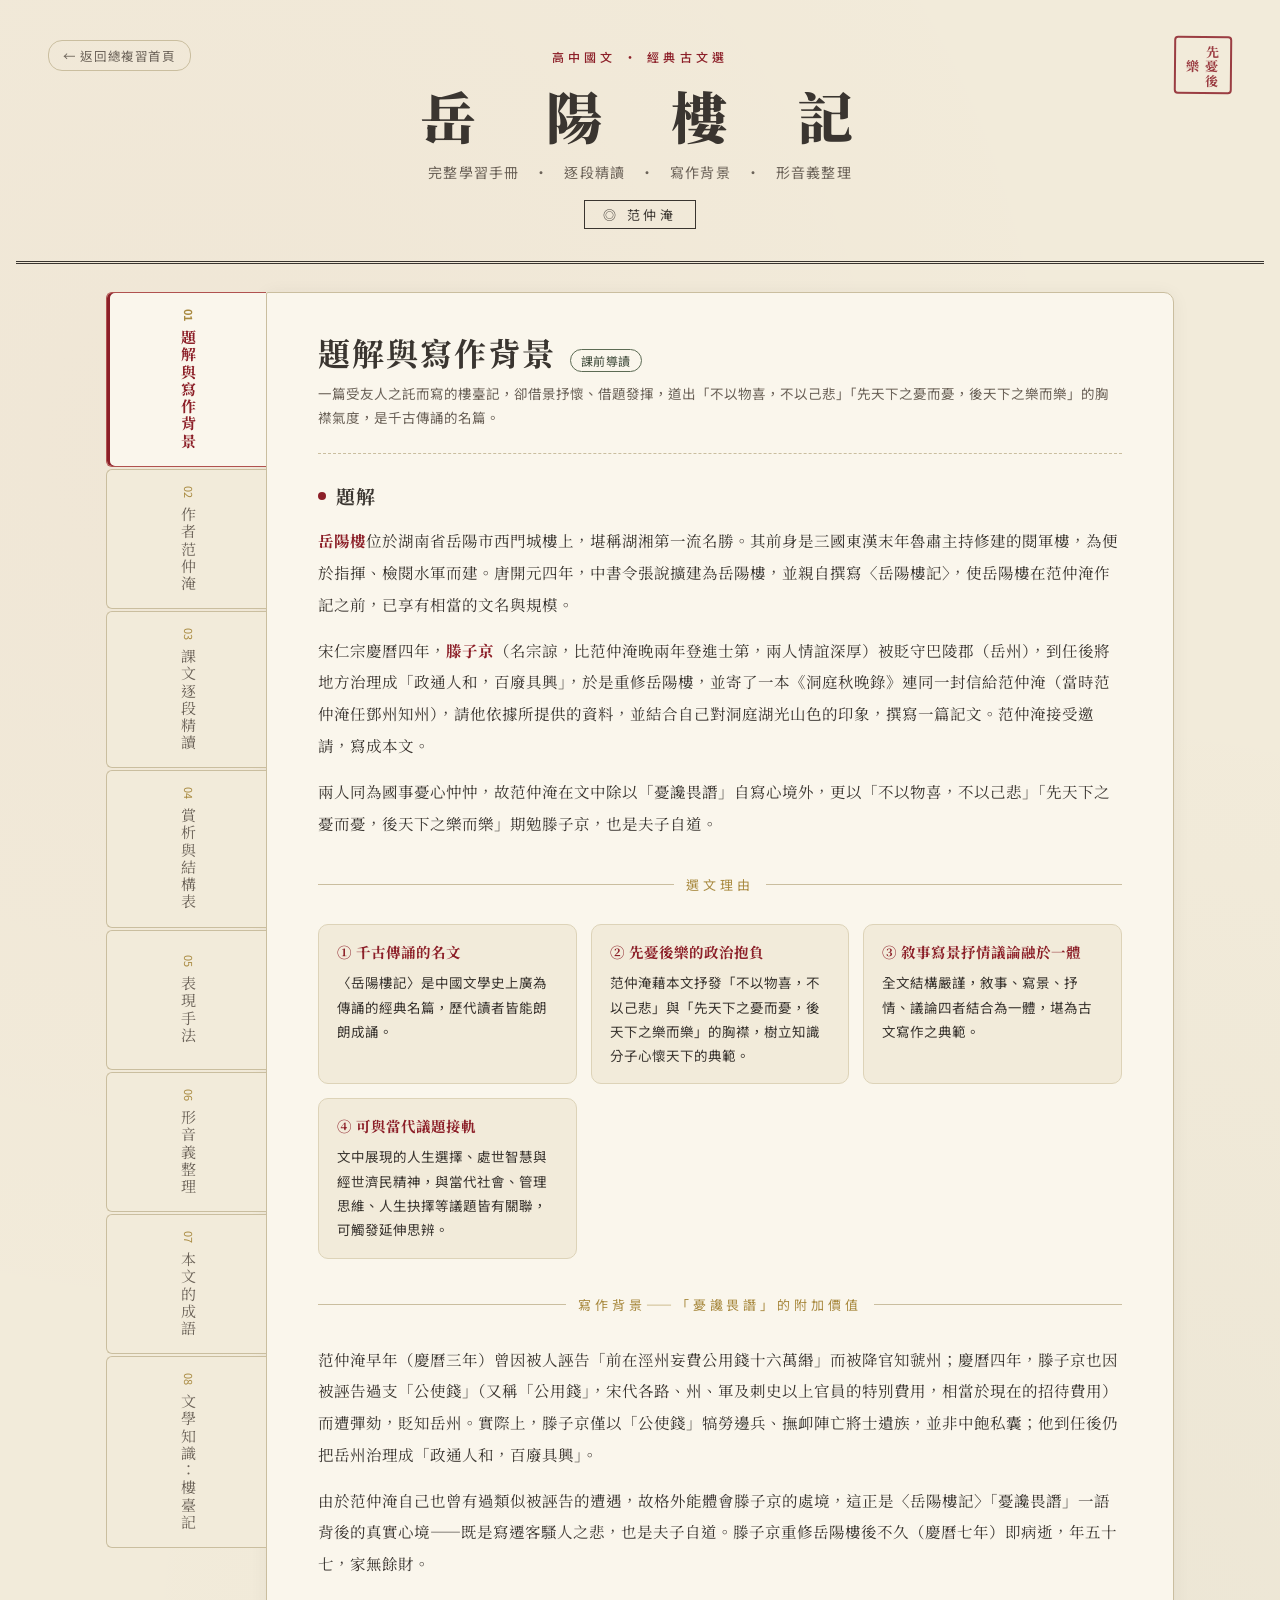
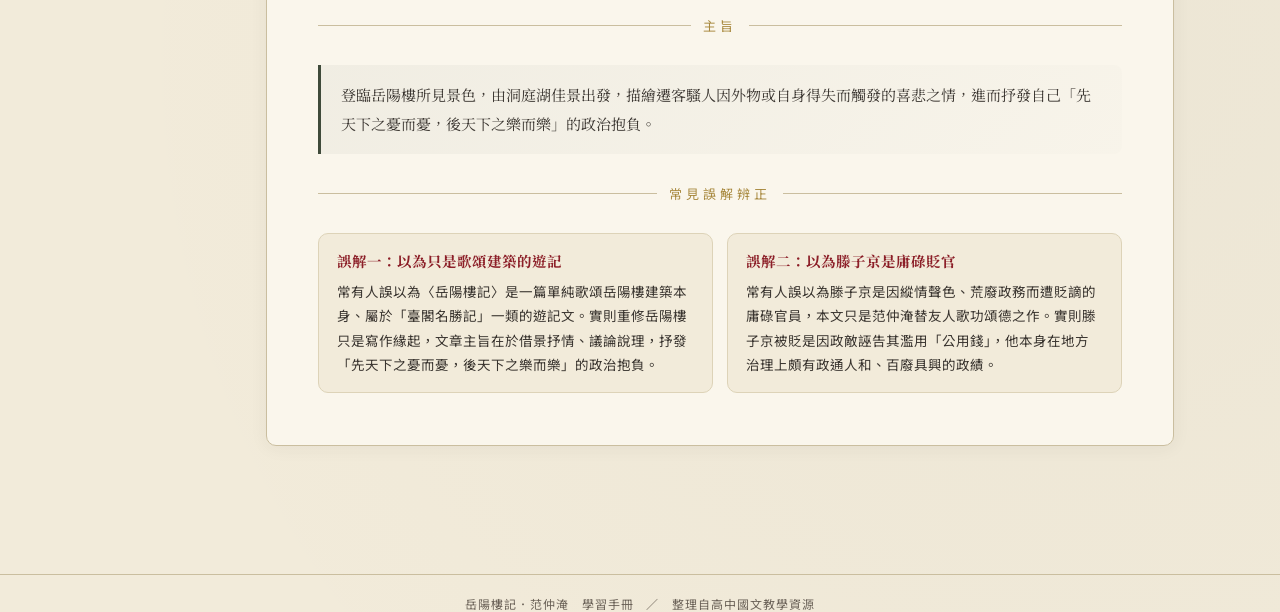
<file: lessons/yue-yang-lou-ji.html>
<!DOCTYPE html>
<html lang="zh-Hant">
<head>
<meta charset="UTF-8">
<meta name="viewport" content="width=device-width, initial-scale=1.0">
<link rel="icon" href="data:image/svg+xml,<svg xmlns=%22http://www.w3.org/2000/svg%22 viewBox=%220 0 100 100%22><text y=%22.9em%22 font-size=%2290%22>🏯</text></svg>">
<title>岳陽樓記｜范仲淹 學習手冊</title>
<link rel="preconnect" href="https://fonts.googleapis.com">
<link href="https://fonts.googleapis.com/css2?family=Noto+Serif+TC:wght@400;500;600;700;900&family=Noto+Sans+TC:wght@300;400;500;600&family=Noto+Serif+SC:ital@0;1&display=swap" rel="stylesheet">
<link rel="stylesheet" href="../assets/style.css">
</head>
<body>

<header class="masthead">
  <a class="home-link" href="../index.html">← 返回總複習首頁</a>
  <div class="seal-mark">先憂後樂</div>
  <div class="eyebrow">高中國文 · 經典古文選</div>
  <h1>岳　陽　樓　記</h1>
  <div class="sub">完整學習手冊　·　逐段精讀　·　寫作背景　·　形音義整理</div>
  <div class="author-tag">◎ 范仲淹</div>
</header>

<div class="shell">
  <div class="layout">

    <!-- TAB RAIL -->
    <nav class="tab-rail" id="tabRail">
      <button class="tab-btn active" data-tab="t1"><span class="num">01</span>題解與寫作背景</button>
      <button class="tab-btn" data-tab="t2"><span class="num">02</span>作者范仲淹</button>
      <button class="tab-btn" data-tab="t3"><span class="num">03</span>課文逐段精讀</button>
      <button class="tab-btn" data-tab="t4"><span class="num">04</span>賞析與結構表</button>
      <button class="tab-btn" data-tab="t5"><span class="num">05</span>表現手法</button>
      <button class="tab-btn" data-tab="t6"><span class="num">06</span>形音義整理</button>
      <button class="tab-btn" data-tab="t7"><span class="num">07</span>本文的成語</button>
      <button class="tab-btn" data-tab="t8"><span class="num">08</span>文學知識：樓臺記</button>
    </nav>

    <!-- PANELS -->
    <div class="panel-wrap">

      <!-- ========== PANEL 1：題解與寫作背景 ========== -->
      <section class="panel active" id="t1">
        <div class="panel-title"><h2>題解與寫作背景</h2><span class="tag">課前導讀</span></div>
        <p class="panel-desc">一篇受友人之託而寫的樓臺記，卻借景抒懷、借題發揮，道出「不以物喜，不以己悲」「先天下之憂而憂，後天下之樂而樂」的胸襟氣度，是千古傳誦的名篇。</p>

        <div class="block">
          <div class="block-head"><span class="dot"></span><h3>題解</h3></div>
          <div class="prose">
            <p><strong>岳陽樓</strong>位於湖南省岳陽市西門城樓上，堪稱湖湘第一流名勝。其前身是三國東漢末年魯肅主持修建的閱軍樓，為便於指揮、檢閱水軍而建。唐開元四年，中書令張說擴建為岳陽樓，並親自撰寫〈岳陽樓記〉，使岳陽樓在范仲淹作記之前，已享有相當的文名與規模。</p>
            <p>宋仁宗慶曆四年，<strong>滕子京</strong>（名宗諒，比范仲淹晚兩年登進士第，兩人情誼深厚）被貶守巴陵郡（岳州），到任後將地方治理成「政通人和，百廢具興」，於是重修岳陽樓，並寄了一本《洞庭秋晚錄》連同一封信給范仲淹（當時范仲淹任鄧州知州），請他依據所提供的資料，並結合自己對洞庭湖光山色的印象，撰寫一篇記文。范仲淹接受邀請，寫成本文。</p>
            <p>兩人同為國事憂心忡忡，故范仲淹在文中除以「憂讒畏譖」自寫心境外，更以「不以物喜，不以己悲」「先天下之憂而憂，後天下之樂而樂」期勉滕子京，也是夫子自道。</p>
          </div>
        </div>

        <div class="divider-seal"><span>選文理由</span></div>
        <div class="block">
          <div class="card-grid">
            <div class="mini-card">
              <h5>① 千古傳誦的名文</h5>
              <p>〈岳陽樓記〉是中國文學史上廣為傳誦的經典名篇，歷代讀者皆能朗朗成誦。</p>
            </div>
            <div class="mini-card">
              <h5>② 先憂後樂的政治抱負</h5>
              <p>范仲淹藉本文抒發「不以物喜，不以己悲」與「先天下之憂而憂，後天下之樂而樂」的胸襟，樹立知識分子心懷天下的典範。</p>
            </div>
            <div class="mini-card">
              <h5>③ 敘事寫景抒情議論融於一體</h5>
              <p>全文結構嚴謹，敘事、寫景、抒情、議論四者結合為一體，堪為古文寫作之典範。</p>
            </div>
            <div class="mini-card">
              <h5>④ 可與當代議題接軌</h5>
              <p>文中展現的人生選擇、處世智慧與經世濟民精神，與當代社會、管理思維、人生抉擇等議題皆有關聯，可觸發延伸思辨。</p>
            </div>
          </div>
        </div>

        <div class="divider-seal"><span>寫作背景——「憂讒畏譖」的附加價值</span></div>
        <div class="block">
          <div class="prose">
            <p>范仲淹早年（慶曆三年）曾因被人誣告「前在涇州妄費公用錢十六萬緡」而被降官知虢州；慶曆四年，滕子京也因被誣告過支「公使錢」（又稱「公用錢」，宋代各路、州、軍及刺史以上官員的特別費用，相當於現在的招待費用）而遭彈劾，貶知岳州。實際上，滕子京僅以「公使錢」犒勞邊兵、撫卹陣亡將士遺族，並非中飽私囊；他到任後仍把岳州治理成「政通人和，百廢具興」。</p>
            <p>由於范仲淹自己也曾有過類似被誣告的遭遇，故格外能體會滕子京的處境，這正是〈岳陽樓記〉「憂讒畏譖」一語背後的真實心境——既是寫遷客騷人之悲，也是夫子自道。滕子京重修岳陽樓後不久（慶曆七年）即病逝，年五十七，家無餘財。</p>
          </div>
        </div>

        <div class="divider-seal"><span>主旨</span></div>
        <div class="quote-card">
          登臨岳陽樓所見景色，由洞庭湖佳景出發，描繪遷客騷人因外物或自身得失而觸發的喜悲之情，進而抒發自己「先天下之憂而憂，後天下之樂而樂」的政治抱負。
        </div>

        <div class="divider-seal"><span>常見誤解辨正</span></div>
        <div class="block">
          <div class="card-grid">
            <div class="mini-card">
              <h5>誤解一：以為只是歌頌建築的遊記</h5>
              <p>常有人誤以為〈岳陽樓記〉是一篇單純歌頌岳陽樓建築本身、屬於「臺閣名勝記」一類的遊記文。實則重修岳陽樓只是寫作緣起，文章主旨在於借景抒情、議論說理，抒發「先天下之憂而憂，後天下之樂而樂」的政治抱負。</p>
            </div>
            <div class="mini-card">
              <h5>誤解二：以為滕子京是庸碌貶官</h5>
              <p>常有人誤以為滕子京是因縱情聲色、荒廢政務而遭貶謫的庸碌官員，本文只是范仲淹替友人歌功頌德之作。實則滕子京被貶是因政敵誣告其濫用「公用錢」，他本身在地方治理上頗有政通人和、百廢具興的政績。</p>
            </div>
          </div>
        </div>
      </section>

      <!-- ========== PANEL 2：作者范仲淹 ========== -->
      <section class="panel" id="t2">
        <div class="panel-title"><h2>作者：范仲淹</h2><span class="tag">生平與文學成就</span></div>
        <p class="panel-desc">字希文，北宋蘇州吳縣人。生於宋太宗端拱二年（989），卒於仁宗皇祐四年（1052），年六十四。「淹」取「淹通而博識」之意，希望自己學問博而能文、通達而能識變。</p>

        <div class="theme-strip">
          <span class="theme-pill">字希文</span>
          <span class="theme-pill">斷虀畫粥苦學</span>
          <span class="theme-pill">小范老子</span>
          <span class="theme-pill">慶曆新政．先憂後樂</span>
          <span class="theme-pill">義田濟族</span>
          <span class="theme-pill">廉潔不貪</span>
        </div>

        <div class="block">
          <div class="block-head"><span class="dot"></span><h3>生平六階段 <small>苦學改姓 → 用兵邊陲 → 慶曆新政 → 義田流芳 → 振興經濟 → 文學成就</small></h3></div>
          <div class="timeline">
            <div class="tl-item">
              <div class="tl-period">一、刻苦力學，初入仕途</div>
              <h4>斷虀畫粥，改姓朱說，二十三歲復本姓中進士</h4>
              <div class="tl-body">
                <p>范仲淹兩歲喪父，母親改嫁朱文翰（時知澧州安鄉縣），范仲淹隨之改姓朱、名說，越洞庭湖到南方安鄉縣就讀僧舍，刻苦勤學。家貧無所恃，每日僅煮粥一鍋，分為四份，早晚各吃兩份，如此苦讀三年，此即「斷虀畫粥」典故的由來（虀，音ㄐㄧ，醃菜）。又在名儒戚同文門下苦讀五年，冬天讀書疲憊時便以冷水洗臉振奮精神。</p>
                <p>一回他看朱家兄弟揮霍浪費出言勸誡，卻被反問「我們花的是朱家錢，關你什麼事？」范仲淹因而得知自己的身世，決心離開朱家，辭別母親外出苦讀。二十三歲時考中進士，正式恢復本姓「范」，改姓歸宗。</p>
              </div>
            </div>
            <div class="tl-item">
              <div class="tl-period">二、入仕與用人：「小范老子」典故</div>
              <h4>經略陝西，西夏聞風心驚</h4>
              <div class="tl-body">
                <p>五十歲左右，范仲淹以龍圖閣直學士出任陝西經略副使，兼知延州。他對邊境羌人部落推誠相待、恩威並用，使邊疆漸安；又整頓軍紀、裁汰老弱士兵，招募驍勇之士築堡寨，建立起堅固的邊防屏障。當時邊境歌謠道：「軍中有一韓（韓琦），西賊聞之驚破膽；軍中有一范（范仲淹），西賊聞之心驚寒。」西夏人因此說：「小范老子，胸中自有數萬甲兵，不比大范老子（指此前防邊較無威望的范雍）可欺也。」</p>
              </div>
            </div>
            <div class="tl-item">
              <div class="tl-period">三、慶曆新政與先憂後樂</div>
              <h4>改革吏治受挫，貶知鄧州作〈岳陽樓記〉</h4>
              <div class="tl-body">
                <p>仁宗慶曆三年，范仲淹升任參知政事，與樞密副使韓琦一同厲行慶曆新政：改革官吏升遷制度、減少蔭子數目、考核地方長官政績。這些改革衝擊許多既得利益者，遭交相攻擊。慶曆五年，范仲淹罷參知政事，改任陝西宣撫使，後又改任鄧州知州——〈岳陽樓記〉即作於鄧州知州任上，以古仁人先憂後樂的懷抱期勉自己與友人滕子京。</p>
              </div>
            </div>
            <div class="tl-period" style="margin-top:0;"></div>
            <div class="tl-item">
              <div class="tl-period">四、清流領袖，義田流芳</div>
              <h4>創立義田制度，贍養族中窮人</h4>
              <div class="tl-body">
                <p>范仲淹晚年顯貴後，於姑蘇城附近購得良田幾千畝，創立「義田」制度，贍養族親中的窮人；選族中輩分長且賢能者主持出納，族人每年給絲一匹為衣，嫁娶喪葬另有補貼，依此維生者約有百口。錢公輔〈義田記〉載：「范文正公，蘇人也，平生好施與，擇其親而貧、疏而賢者，咸施之。」范仲淹過世後，士人頓失依歸，連西夏、羌人都為他服喪盡哀；範家子弟世代傳承義田制度，至今仍依此周濟族人。仁宗時宰相晏殊聘他在應天府任教，他又頻頻推薦後進，貧寒學者孫復即受其資助而安心向學。</p>
              </div>
            </div>
            <div class="tl-item">
              <div class="tl-period">五、振興經濟（杭州太守時期）</div>
              <h4>大饑荒中的治理智慧</h4>
              <div class="tl-body">
                <p>北宋仁宗年間，江浙地區遭逢大饑荒，范仲淹任杭州太守，推行一系列因應措施：開倉賑糧並募集富戶捐助；推行儲糧制度以防荒年；鼓勵佛寺修建、官府興工，僱用民工以工代賑；又以高價公開購糧，吸引外地商人聞風運糧入城，使供應量大增、糧價自然回穩。這些措施顯現他見微知著、以慈心濟世，建立官民協力、以智慧興利的治理典範。</p>
              </div>
            </div>
          </div>
        </div>

        <div class="divider-seal"><span>文學成就</span></div>
        <div class="block">
          <div class="card-grid">
            <div class="mini-card">
              <h5>① 古文雅正醇厚</h5>
              <p>主張文章雅正醇厚，反對空言心性，題材多以安邦定國、生民大計為主，所作政論文氣魄宏大；代表作有「四論」及〈嚴先生祠堂記〉〈岳陽樓記〉等雜記體古文。</p>
            </div>
            <div class="mini-card">
              <h5>② 詩作關懷社稷</h5>
              <p>詩作三百餘篇，題材豐富，因志在安邦定國、生民大計，故多以關懷民生社稷為主調。</p>
            </div>
            <div class="mini-card">
              <h5>③ 詞作蒼涼悲壯</h5>
              <p>詞作今存五首，有婉約與豪放，筆致宛轉、情懷蒼涼悲壯，突破唐末五代詞的綺麗風氣，為蘇軾、辛棄疾豪放詞風開拓先聲。</p>
            </div>
            <div class="mini-card">
              <h5>④ 辭賦寓含深思</h5>
              <p>辭賦今存三十八篇，行文典麗有法卻不失議論直率之效，在平易語中寓深思卓識。後人輯有《范文正公文集》《范文正公全集》傳世。</p>
            </div>
          </div>
        </div>

        <div class="divider-seal"><span>延伸知識</span></div>
        <div class="block">
          <div class="accordion-item">
            <div class="accordion-head" onclick="toggleAcc(this)">① 廉潔不貪的軼聞 <span class="arrow">▸</span></div>
            <div class="accordion-body">
              <p>范仲淹年輕時常與一位術士交往。這位術士病危時，將自己積蓄的一斤白金託范仲淹保管，並說：「我兒子年幼，不足以託付，現在暫且交給您。」范仲淹收下後封存。十多年後，術士的兒子已長大，范仲淹將他請來，說：「你父親有神術，他過世時你年紀還小，所以我把你父親的遺物，現在交還給你——封條依然如故。」於是拿出白金與藥方一併還給他。此事可見范仲淹為人廉潔不貪、信守承諾之風範。</p>
            </div>
          </div>
          <div class="accordion-item">
            <div class="accordion-head" onclick="toggleAcc(this)">② 近水樓臺先得月 <span class="arrow">▸</span></div>
            <div class="accordion-body">
              <p>范仲淹任杭州太守時，不少僚屬曾得到他的提拔。當時有一位部屬名叫蘇麟，眼見許多人都得到推薦提拔，自己卻未被注意到，心中感到不平。有一天，蘇麟引用「近水樓臺先得月」的願望，獻給范仲淹一首詩：「近水樓臺先得月，向陽花木易為春。」范仲淹看了之後，便依詩中暗示，替他寫了一首推薦信，使蘇麟也獲得理想的職位。「近水樓臺先得月」後人就用以比喻因地利之便（或人際關係）較占優勢，因而先得到便利或機會的人。</p>
            </div>
          </div>
        </div>
      </section>

      <!-- ========== PANEL 3：課文逐段精讀 ========== -->
      <section class="panel" id="t3">
        <div class="panel-title"><h2>課文逐段精讀</h2><span class="tag">原文 · 注釋 · 語譯 · 段析</span></div>
        <p class="panel-desc">全文以「謫」字為文眼，先敘作記緣由，再寫洞庭湖之景，分述「雨悲」「晴喜」兩種覽物之情，終以議論抒發古仁人先憂後樂的胸襟。</p>

        <div class="theme-strip">
          <span class="theme-pill">第一段｜敘事：作記緣由</span>
          <span class="theme-pill">第二段｜總寫：洞庭湖之景</span>
          <span class="theme-pill">第三段｜雨悲</span>
          <span class="theme-pill">第四段｜晴喜</span>
          <span class="theme-pill">第五段｜議論：先憂後樂</span>
        </div>

        <div class="prose-stage">

          <!-- 第一段 -->
          <div class="para-block">
            <div class="para-gist">段旨｜說明作記緣由，點出「重修岳陽」一事。</div>
            <div class="original">
              慶曆四年春，滕子京<span class="annot">1</span>謫守<span class="annot">2</span>巴陵郡。越明年<span class="annot">3</span>，政通人和<span class="annot">4</span>，百廢具興<span class="annot">5</span>，乃重修岳陽樓，增其舊制<span class="annot">6</span>，刻唐賢今人詩賦於其上，屬<span class="annot">7</span>予作文以記之。
            </div>
            <div class="translation">
              <span class="label">語譯｜</span>宋仁宗慶曆四年的春天，滕子京被貶官到巴陵郡擔任太守。到了第二年，政事順遂、人民和樂，許多廢弛已久的政事也全都興辦了起來，於是滕子京重新修建岳陽樓，擴大它原有的規模，把唐代名家和當代人歌詠岳陽樓的詩賦都刻在樓上，並囑託我撰寫一篇文章來記敘這件事。
            </div>
            <div class="anno-list">
              <div class="anno-item"><span class="anno-num">1</span><span class="anno-term">滕子京：</span>名宗諒，字子京，宋范仲淹同年中進士，二人情誼深厚。</div>
              <div class="anno-item"><span class="anno-num">2</span><span class="anno-term">謫守巴陵郡：</span>被貶官而擔任巴陵郡太守。謫，貶官；守，治理；巴陵郡，岳州之古稱（今湖南省岳陽市）。</div>
              <div class="anno-item"><span class="anno-num">3</span><span class="anno-term">越明年：</span>到了第二年。越，及、到。〈補注〉由滕宗諒〈與范經略求記書〉可知，岳陽樓重修的時間為慶曆五年。</div>
              <div class="anno-item"><span class="anno-num">4</span><span class="anno-term">政通人和：</span>政事順遂，人民和樂。</div>
              <div class="anno-item"><span class="anno-num">5</span><span class="anno-term">百廢具興：</span>眾多廢弛的政事全都興辦起來。具，全部，通「俱」。</div>
              <div class="anno-item"><span class="anno-num">6</span><span class="anno-term">增其舊制：</span>擴大它原有的規模。增，增加；制，規模。</div>
              <div class="anno-item"><span class="anno-num">7</span><span class="anno-term">屬：</span><span class="anno-pron">ㄓㄨˇ</span>通「囑」，請託。</div>
            </div>
            <div class="commentary">
              <span class="label">賞析｜</span>本段交代「人、事、時、地」，是記體文的基本形式；「重修岳陽樓」承上啟下，敲下全文「重修岳陽」之文眼，「謫」字則是貫串全篇情感的基本要點。「百廢具興」承「政通人和」而來，點出重修岳陽樓的緣由所在。
            </div>
          </div>

          <!-- 第二段 -->
          <div class="para-block">
            <div class="para-gist">段旨｜總寫洞庭湖之美，並以設問句轉入下文悲喜之情。</div>
            <div class="original">
              予觀夫巴陵勝狀<span class="annot">8</span>，在洞庭一湖。銜<span class="annot">9</span>遠山，吞<span class="annot">10</span>長江，浩浩湯湯<span class="annot">11</span>，橫無際涯<span class="annot">12</span>；朝暉夕陰<span class="annot">13</span>，氣象萬千<span class="annot">14</span>，此則岳陽樓之大觀也<span class="annot">15</span>，前人之述備矣<span class="annot">16</span>。然則北通巫峽<span class="annot">17</span>，南極瀟湘<span class="annot">18</span>，遷客騷人<span class="annot">19</span>，多會於此，覽物之情，得無異乎<span class="annot">20</span>？
            </div>
            <div class="translation">
              <span class="label">語譯｜</span>我看那巴陵郡的美景，全在洞庭一湖。它含著遠方的君山，吞納長江滾滾而來的江水，水勢浩大、廣闊無邊；無論是早晨的陽光或是傍晚的陰霾，景象都變化萬千，這就是岳陽樓壯麗的景觀，前人的描寫已經很完備了。然而，洞庭湖向北可通往巫峽，向南可到達瀟水、湘水，被貶謫遠方的官員和失意的文人，大多會聚集在這裡，他們觀賞景物所觸發的情懷，難道會沒有不同嗎？
            </div>
            <div class="anno-list">
              <div class="anno-item"><span class="anno-num">8</span><span class="anno-term">勝狀：</span>美景。</div>
              <div class="anno-item"><span class="anno-num">9</span><span class="anno-term">銜：</span>含著。此指遠山（洞庭湖中的君山）被含納於湖中。</div>
              <div class="anno-item"><span class="anno-num">10</span><span class="anno-term">吞：</span>吸納。形容湖水水勢盛大，如同吞納長江百川來水一般。</div>
              <div class="anno-item"><span class="anno-num">11</span><span class="anno-term">浩浩湯湯：</span><span class="anno-pron">ㄕㄤ</span>水勢盛大的樣子。</div>
              <div class="anno-item"><span class="anno-num">12</span><span class="anno-term">橫無際涯：</span>廣闊無邊。涯，邊際。</div>
              <div class="anno-item"><span class="anno-num">13</span><span class="anno-term">朝暉夕陰：</span>早晚景象的變化。暉，日光明亮；陰，天色昏暗。</div>
              <div class="anno-item"><span class="anno-num">14</span><span class="anno-term">氣象萬千：</span>景象變化多端。</div>
              <div class="anno-item"><span class="anno-num">15</span><span class="anno-term">大觀：</span>壯麗的景觀。</div>
              <div class="anno-item"><span class="anno-num">16</span><span class="anno-term">前人之述備矣：</span>前人的描述已經很完備了。</div>
              <div class="anno-item"><span class="anno-num">17</span><span class="anno-term">巫峽：</span>長江三峽之一，從今重慶市巫山縣到湖北省巴東縣官渡口。</div>
              <div class="anno-item"><span class="anno-num">18</span><span class="anno-term">南極瀟湘：</span>南面可到達瀟湘（瀟水、湘水，匯合後流入洞庭湖）。極，窮盡，此指到達。</div>
              <div class="anno-item"><span class="anno-num">19</span><span class="anno-term">遷客騷人：</span>遷客，被貶謫、流放遠方的官員；騷人，因屈原作〈離騷〉而後人稱詩人為騷人。「遷客騷人」乃遭遇憂愁苦悶之人的通稱。</div>
              <div class="anno-item"><span class="anno-num">20</span><span class="anno-term">得無異乎：</span>能夠沒有不同嗎？反詰（激問）語氣，意指一定不同。</div>
            </div>
            <div class="commentary">
              <span class="label">賞析｜</span>本段描寫登岳陽樓所覽盡的洞庭湖山水之美，以「前人之述備矣」帶出下文，顯示洞庭湖正是遷客騷人薈聚之處。「覽物之情，得無異乎」筆鋒一轉，呼應首段「謫」字，轄出下文「悲」「喜」兩種情緒，帶出「雨悲」「晴喜」兩段景情描寫，呼應全篇主旨。
            </div>
          </div>

          <!-- 第三段 -->
          <div class="para-block">
            <div class="para-gist">段旨｜雨悲——寫遷客騷人感物而悲的情懷。</div>
            <div class="original">
              若夫霪雨霏霏<span class="annot">21</span>，連月不開<span class="annot">22</span>，陰風怒號，濁浪排空<span class="annot">23</span>，日星隱耀<span class="annot">24</span>，山岳潛形<span class="annot">25</span>；商旅不行，檣傾楫摧<span class="annot">26</span>；薄暮冥冥<span class="annot">27</span>，虎嘯猿啼。登斯樓也，則有去國懷鄉<span class="annot">28</span>，憂讒畏譖<span class="annot">29</span>，滿目蕭然<span class="annot">30</span>，感極而悲者矣！
            </div>
            <div class="translation">
              <span class="label">語譯｜</span>像那連綿大雨紛紛飄落，整月都不放晴的時候，陰冷的風怒吼著，渾濁的浪濤直衝天際；太陽和星辰的光輝被遮蔽，山岳的形體也隱沒不見；商人和旅客都不能通行，船上的桅杆傾倒、船槳折斷；到了傍晚天色一片昏暗，只聽見老虎的吼聲和猿猴的悲鳴。在這樣的時候登上岳陽樓，就會生出離開國都、懷念故鄉的感傷，擔心被人說壞話、害怕被人毀謗的憂懼，滿眼望去盡是蕭條淒涼的景象，內心悲傷到了極點啊！
            </div>
            <div class="anno-list">
              <div class="anno-item"><span class="anno-num">21</span><span class="anno-term">若夫：</span>相當於「至於」，用於句首，承接上文並引起下文。下段「至若」意同。</div>
              <div class="anno-item"><span class="anno-num">22</span><span class="anno-term">霪雨霏霏：</span>久雨綿細樣子。霪，ㄧㄣˊ，久雨。霏霏，ㄈㄟˉ雨雪盛密的樣子。
              <div class="anno-item"><span class="anno-num">22</span><span class="anno-term">連月不開：</span>久陰連月，天氣都不放晴。開，雲霧散消。</div>
              <div class="anno-item"><span class="anno-num">23</span><span class="anno-term">濁浪排空：</span>渾濁的浪濤洶湧澎湃，直衝天際。排，推、衝擊。</div>
              <div class="anno-item"><span class="anno-num">24</span><span class="anno-term">日星隱耀：</span>太陽、星辰的光輝被遮蔽，不顯露出來。</div>
              <div class="anno-item"><span class="anno-num">25</span><span class="anno-term">山岳潛形：</span>山岳的形體被遮蔽。潛，隱沒。</div>
              <div class="anno-item"><span class="anno-num">26</span><span class="anno-term">檣傾楫摧：</span>船的桅杆倒下，船槳折斷。檣，ㄑㄧㄤˊ，船的桅杆；楫，ㄐㄧˊ，船槳。</div>
              <div class="anno-item"><span class="anno-num">27</span><span class="anno-term">薄暮冥冥：</span>傍晚天色昏暗。薄，迫近；冥冥，昏暗。</div>
              <div class="anno-item"><span class="anno-num">28</span><span class="anno-term">去國懷鄉：</span>離開國都，懷念故鄉。國，國都。</div>
              <div class="anno-item"><span class="anno-num">29</span><span class="anno-term">憂讒畏譏：</span><span class="anno-pron">ㄐㄧˉ</span>擔心被人毀謗，害怕被人讒言中傷。譏，毀謗。</div>
              <div class="anno-item"><span class="anno-num">30</span><span class="anno-term">滿目蕭然：</span>滿眼蕭條淒涼的樣子。</div>
            </div>
            <div class="commentary">
              <span class="label">賞析｜</span>本段以駢偶整齊之美、四字句呈現對偶句式排列，營造陰風怒號、濁浪滔天的氛圍，再以散句牽引出個人仕途不順之悲，先寫景後抒情，景中帶來音律的和諧。〈補注〉「力挽狂瀾」喻竭盡全力挽回局勢，多用褒義；「興波助瀾」喻不能消弭事端反而助長它，多用貶義——書中於本段旁注列出這組對比成語的用法辨析。
            </div>
          </div>

          <!-- 第四段 -->
          <div class="para-block">
            <div class="para-gist">段旨｜晴喜——寫遷客騷人覽物而喜的情懷，與第三段形成強烈對比。</div>
            <div class="original">
              至若春和景明<span class="annot">31</span>，波瀾不驚<span class="annot">32</span>，上下天光<span class="annot">33</span>，一碧萬頃<span class="annot">34</span>，沙鷗翔集<span class="annot">35</span>，錦鱗游泳<span class="annot">36</span>，岸芷汀蘭<span class="annot">37</span>，郁郁青青<span class="annot">38</span>。而或長煙一空<span class="annot">39</span>，皓月千里<span class="annot">40</span>，浮光躍金<span class="annot">41</span>，靜影沉璧<span class="annot">42</span>，漁歌互答，此樂何極！登斯樓也，則有心曠神怡，寵辱偕忘，把酒臨風，其喜洋洋者矣。
            </div>
            <div class="translation">
              <span class="label">語譯｜</span>至於到了春光和煦、陽光明麗的時候，湖面風平浪靜，沒有一點驚擾，天色與湖光上下相映，一片碧綠，廣闊無邊；沙鷗有時飛翔，有時停棲聚集，美麗的魚兒在水中游來游去；岸邊和沙洲上的白芷、蘭草，香氣濃郁、生機盎然。有時大片煙霧完全消散，皓潔的月光照耀千里，月光照映在湖面上，金光閃爍躍動；當湖面寧靜無波時，月影靜靜沉浸在水中，宛如沉落的璧玉一般；漁夫的歌聲彼此唱和應答，這樣的快樂哪裡有窮盡呢！在這樣的時候登上岳陽樓，就會感到心境開闊、精神愉悅，榮耀和屈辱都一併忘卻，手持酒杯，迎著微風，那種喜悅真是無比的暢快啊！
            </div>
            <div class="anno-list">
              <div class="anno-item"><span class="anno-num">31</span><span class="anno-term">春和景明：</span>春日和暖，陽光普照。景，日光。</div>
              <div class="anno-item"><span class="anno-num">32</span><span class="anno-term">波瀾不驚：</span>水面平靜，沒有大風浪。</div>
              <div class="anno-item"><span class="anno-num">33</span><span class="anno-term">上下天光：</span>天色湖光，上下輝映。</div>
              <div class="anno-item"><span class="anno-num">34</span><span class="anno-term">一碧萬頃：</span>一片碧綠廣闊無邊。萬頃，形容面積廣大無邊。</div>
              <div class="anno-item"><span class="anno-num">35</span><span class="anno-term">沙鷗翔集：</span>沙鷗時而飛翔，時而停留。集，鳥群停留聚集於樹上。</div>
              <div class="anno-item"><span class="anno-num">36</span><span class="anno-term">錦鱗游泳：</span>美麗的魚兒在水中遨遊（借代：以「錦鱗」借代魚）。</div>
              <div class="anno-item"><span class="anno-num">37</span><span class="anno-term">岸芷汀蘭：</span>岸邊和沙洲上的白芷和蘭草，皆香草名。汀，水邊或水中的小洲。</div>
              <div class="anno-item"><span class="anno-num">38</span><span class="anno-term">郁郁青青：</span>香氣濃郁、花草茂盛的樣子。</div>
              <div class="anno-item"><span class="anno-num">39</span><span class="anno-term">長煙一空：</span>大片的雲霧完全消散。空，散盡、消失。</div>
              <div class="anno-item"><span class="anno-num">40</span><span class="anno-term">皓月千里：</span>明月照耀千里。</div>
              <div class="anno-item"><span class="anno-num">41</span><span class="anno-term">浮光躍金：</span>月光照映在浮動的水面上，金光閃爍，比喻月光倒映湖面隨水波蕩動，金光閃閃。</div>
              <div class="anno-item"><span class="anno-num">42</span><span class="anno-term">靜影沉璧：</span>寂靜無波時湖中的月影，如同沉在水中的璧玉一般。璧，圓形而中間有孔的玉。</div>
            </div>
            <div class="commentary">
              <span class="label">賞析｜</span>本段亦採即景抒情之手法，先寫晴天光色、動植物、樓榭之美，漁歌互答之心曠神怡，再寫個人寵辱皆忘的感受，與第三段形成強烈對比。〈補注〉「上下天光」「一碧萬頃」二句運用互文修辭；「明」「驚」「頃」「青」一韻到底，富音樂感；「波瀾不驚」之靜與「一碧萬頃」之廣大相呼應，正是駢儷整齊之美、四字句對偶句呈現，再加上音韻和諧之展現。
            </div>
          </div>

          <!-- 第五段 -->
          <div class="para-block">
            <div class="para-gist">段旨｜議論抒懷，揭出古仁人以天下為己任、先憂後樂的胸襟。</div>
            <div class="original">
              嗟夫<span class="annot">43</span>！予嘗求古仁人之心，或異二者之為，何哉？不以物喜，不以己悲<span class="annot">44</span>；居廟堂之高<span class="annot">45</span>，則憂其民；處江湖之遠<span class="annot">46</span>，則憂其君。是進亦憂，退亦憂。然則何時而樂耶？其必曰：「先天下之憂而憂，後天下之樂而樂<span class="annot">47</span>乎！」噫！微斯人<span class="annot">48</span>，吾誰與歸<span class="annot">49</span>？
            </div>
            <div class="translation">
              <span class="label">語譯｜</span>唉！我曾經探求古代仁人志士的心思，他們的表現或許和上述兩種人不同，這是為什麼呢？因為他們不會因外在環境的好壞而感到喜悅或悲傷；在朝廷身居高位時，就為百姓憂心；退隱在野、遠離朝廷時，就為君主憂心。這樣看來，無論是在朝為官還是退居在野，都同樣懷抱著憂思。既然如此，那麼他們到底什麼時候才會感到快樂呢？他們一定會說：「要在天下人憂愁之前先憂愁，在天下人享樂之後才享樂啊！」唉！如果沒有像這樣的人，我還能追隨、效法誰呢？　　　　　　　　　　　　時六年九月十五日。
            </div>
            <div class="anno-list">
              <div class="anno-item"><span class="anno-num">43</span><span class="anno-term">嗟夫：</span>感嘆詞，猶如白話中的「唉」。</div>
              <div class="anno-item"><span class="anno-num">44</span><span class="anno-term">不以物喜，不以己悲：</span>不因外在環境的美惡而感到喜悅或悲傷。</div>
              <div class="anno-item"><span class="anno-num">45</span><span class="anno-term">居廟堂之高：</span>在朝廷擔任要職。廟堂，指朝廷。</div>
              <div class="anno-item"><span class="anno-num">46</span><span class="anno-term">處江湖之遠：</span>指退隱在野、不在朝廷任職。江湖，與廟堂相對，指鄉野民間。</div>
              <div class="anno-item"><span class="anno-num">47</span><span class="anno-term">先天下之憂而憂，後天下之樂而樂：</span>在天下人憂愁之前先憂愁，在天下人享樂之後才享樂。</div>
              <div class="anno-item"><span class="anno-num">48</span><span class="anno-term">微斯人：</span>沒有這樣的人。微，無、沒有；斯人，指像古仁人這樣的人。</div>
              <div class="anno-item"><span class="anno-num">49</span><span class="anno-term">吾誰與歸：</span>我要跟誰一道同行呢？倒裝句（賓語前置），即「吾與誰歸」之意，指我要追隨、效法誰。與，和／跟、從；歸，跟隨、歸往。〈補注〉此句法仿《論語》「吾誰欺，欺天乎」一類的疑問代詞前置句，孔子曾自嘆「莫我知也夫」，范仲淹借此句法慨歎當世已少有古仁人之心志可相追隨。</div>
            </div>
            <div class="commentary">
              <span class="label">賞析｜</span>本段揭出古仁人以天下為己任、先憂後樂的情懷。作者藉敘事拓下景物描寫，揭出個人利害得失不因環境變化而改變心志的人生態度，進而抒發「先天下之憂而憂，後天下之樂而樂」的胸襟，提出超越個人哀樂、心懷天下的格局，以為後人典範。全文由敘事、寫景、抒情，至此拓出議論，層次開展，情入理，形象高遠。
            </div>
          </div>

        </div>
      </section>

      <!-- ========== PANEL 4：賞析與結構表 ========== -->
      <section class="panel" id="t4">
        <div class="panel-title"><h2>賞析與結構表</h2><span class="tag">內容鑑賞 · 全文脈絡</span></div>
        <p class="panel-desc">全文以「謫」字為文眼，貫串敘事、寫景、抒情、議論四個層次，組織嚴密、構思精巧。</p>

        <div class="block">
          <div class="block-head"><span class="dot"></span><h3>賞析</h3></div>
          <div class="card-grid">
            <div class="mini-card">
              <h5>① 組織嚴密，構思精巧</h5>
              <p>下筆先敘時、人、事、地，扼要點出滕子京謫守的遭遇，並盛讚其政績，交代寫作緣起，也為「遷客騷人，多會於此」勾連伏筆。以「前人之述備矣」表示不著重重寫眼前美景，再以「得無異乎」勾起遷客騷人覽景之悲喜，開啟人生新境。</p>
            </div>
            <div class="mini-card">
              <h5>② 善用對比，彼此映襯</h5>
              <p>第三、四段極力刻劃陰雨綿綿與春日明麗之景：情景對比（滿目蕭然╱皓月千里）、視覺對比（陰風怒號╱心曠神怡）、聽覺對比（虎嘯猿啼╱漁歌互答）、動靜對比（沙鷗翔集╱靜影沉璧）、色彩對比（天色蒼陰╱皓月千里），終以「先天下之憂而憂，後天下之樂而樂」自勉，亦期勉滕子京轉換思維、超越個人哀樂。</p>
            </div>
            <div class="mini-card">
              <h5>③ 駢散結合，自成一格</h5>
              <p>敘事說理多用散體，寫景抒情多用對偶；部分文句押韻，讀來音韻悠揚順暢。全文描繪生動，譬喻貼切，用語精緻優雅，展現仁者心繫天下的襟懷，為膾炙人口的經典文章。</p>
            </div>
          </div>
        </div>

        <div class="divider-seal"><span>結構表</span></div>
        <div class="block">
          <div class="accordion-item open">
            <div class="accordion-head" onclick="toggleAcc(this)">岳陽樓記．全文結構（文眼：謫） <span class="arrow">▸</span></div>
            <div class="accordion-body">
              <ul style="margin:0; padding-left:20px; line-height:2;">
                <li><strong>敘事（起）</strong>——作記之緣由：滕子京謫守巴陵郡，重修岳陽樓，增其舊制，請作者作文以記之</li>
                <li><strong>寫景抒情（承）</strong>：巴陵勝狀，在洞庭一湖；遷客騷人，多會於此，覽物之情，得無異乎？（「異」字開啟「雨悲」「晴喜」）
                  <ul style="padding-left:20px;">
                    <li><strong>雨悲</strong>——雨景：霪雨霏霏，連月不開，陰風怒號，山岳潛形，商旅不行，檣傾楫摧／悲情：登斯樓也，則有去國懷鄉，憂讒畏譖，滿目蕭然，感極而悲者矣</li>
                    <li><strong>晴喜</strong>——晴景：春和景明，波瀾不驚，上下天光，一碧萬頃，沙鷗翔集，錦鱗游泳，岸芷汀蘭，郁郁青青；長煙一空，皓月千里，浮光躍金，靜影沉璧／喜情：登斯樓也，則有心曠神怡，寵辱皆忘，把酒臨風，其喜洋洋者矣</li>
                  </ul>
                </li>
                <li><strong>寫景抒情（轉）</strong>：然則北通巫峽，南極瀟湘，遷客騷人，多會於此（轉入晴喜、雨悲兩種覽物之情）</li>
                <li><strong>議論抒懷（合）</strong>：古仁人超越得失，或異二者之為——不以物喜，不以己悲；先天下之憂而憂，後天下之樂而樂</li>
              </ul>
            </div>
          </div>
        </div>
        <div class="prose" style="margin-top:14px;">
          <p>全篇脈絡為「謫」（全文文眼）→「敘事」（起，交代作記緣由）→「寫景抒情」（承、轉，分述雨悲、晴喜兩種覽物之情）→「議論」（合，抒懷古仁人先憂後樂之志），層次分明、首尾呼應。</p>
        </div>
      </section>

      <!-- ========== PANEL 5：表現手法 ========== -->
      <section class="panel" id="t5">
        <div class="panel-title"><h2>表現手法</h2><span class="tag">寫作技巧 · 修辭探討</span></div>
        <p class="panel-desc">全文以「謫」字為線索，融敘事、寫景、抒情、議論於一爐，借事抒情、巧用對比，是古文寫作的典範之作。</p>

        <div class="block">
          <div class="block-head"><span class="dot"></span><h3>（一）借事抒情，自寫懷抱</h3></div>
          <div class="prose">
            <p><strong>1. 立意高遠宏大：</strong>作者不只關懷自身受貶之困限，更觀照生民之整體，塑造知識分子的永恆典範；湖景只是襯托陪襯，重心焦點在於「前人之述備矣」之後所提出的人生抱負。</p>
            <p><strong>2. 剪裁繁簡得宜：</strong>概括性略寫洞庭之美後，即以「前人之述備矣」一句總括，引出後文「遷客騷人」覽物而生悲喜之情。</p>
            <p><strong>3. 情景充分交融：</strong>景物的一陰一晴，牽引出心情的一悲一喜；情與景既相互交融，又彼此對比反襯，雨悲、晴喜兩段文字形象鮮明，構成整齊均衡的形式美，寫景部分在日夜、遠近、動靜、俯仰的描寫上視角多重，富於層次。</p>
            <p><strong>4. 結構層次井然：</strong>起筆敘事說明作記緣由，其次拓及寫景；以「覽物之情，得無異乎」設問承上啟下，「然則」轉折引出雨悲、晴喜兩種心境；再以「嗟夫」「噫」等語氣詞轉折，顯示作者感情的起伏與對信念的執著。</p>
            <p><strong>5. 駢散結合運用：</strong>寫景多用駢體，工於對仗、諧和音律，如「明」「驚」「頃」「青」一韻到底；敘事議論多用散體，駢散結合、鎔裁得宜，一轉一奇境，自成一格。</p>
          </div>
        </div>

        <div class="divider-seal"><span>（二）巧用對比，寓情於景</span></div>
        <div class="block">
          <div class="prose">
            <p><strong>1. 有層次感：</strong>結構上分兩大層次，先寫不同的景象與兩種不同的心境，後抒情，敘說景與情之間的層次。</p>
            <p><strong>2. 有著眼點：</strong>其一是天色——「霪雨霏霏」與「春和景明」；其二是水色——「濁浪排空」與「波瀾不驚」；其三是人聲——「商旅不行」與「漁歌互答」。</p>
            <p><strong>3. 有景物的對比：</strong>狂風大作、日星隱耀、檣傾楫摧的肅殺氛圍，對比風平浪靜、沙鷗翔集、漁歌互答的明麗怡然之景。</p>
            <p><strong>4. 有情感的對比：</strong>見「日星隱耀，山岳潛形」則觸景傷懷，生去國懷鄉、憂讒畏譖之思；見春光萬里氣象一新，則即景抒懷，把酒臨風，得失盡拋於九霄雲外。</p>
          </div>
        </div>

        <div class="divider-seal"><span>互文修辭探討</span></div>
        <div class="prose">
          <p>互文：上文省卻下文出現的詞語、下文省卻上文出現的詞語，參互成文、合而見義，使語言簡潔凝鍊，也稱互文見義。</p>
        </div>
        <div class="tbl-wrap">
          <table class="data-tbl">
            <tr><th>分類</th><th>例句</th><th>說明</th></tr>
            <tr><td>對偶句的互文</td><td>岸芷汀蘭。</td><td>岸上、沙洲上長著芷、蘭等香草。</td></tr>
            <tr><td>對偶句的互文</td><td>居廟堂之高，則憂其民；處江湖之遠，則憂其君。</td><td>無論出任為官或退居在野，均憂君又憂民。</td></tr>
            <tr><td>對偶句的互文</td><td>將軍百戰死，壯士十年歸。（〈木蘭詩〉）</td><td>有些將軍和戰士身經百戰為國犧牲，有些則從軍多年後平安歸來。</td></tr>
            <tr><td>單句中的互文</td><td>主人下馬客在船。（白居易〈琵琶行并序〉）</td><td>主人和客人都下了馬、上了船。</td></tr>
            <tr><td>單句中的互文</td><td>不以物喜，不以己悲。</td><td>不因外在環境的美惡、個人境遇的窮達而喜悲。</td></tr>
            <tr><td>單句中的互文</td><td>秦時明月漢時關。（王昌齡〈出塞〉）</td><td>秦、漢時的明月和關塞。</td></tr>
            <tr><td>單句中的互文</td><td>煙籠寒水月籠沙。（杜牧〈泊秦淮〉）</td><td>煙霧和月光籠罩著寒水和沙灘。</td></tr>
          </table>
        </div>
      </section>

      <!-- ========== PANEL 6：形音義整理 ========== -->
      <section class="panel" id="t6">
        <div class="panel-title"><h2>形音義整理</h2><span class="tag">字音字形義 · 文法修辭</span></div>
        <p class="panel-desc">本課須留意「微」「景」「薄」「屬」等多義字，以及轉化、借代、互文等修辭手法，「吾誰與歸」倒裝句尤為常考。</p>

        <div class="block">
          <div class="block-head"><span class="dot"></span><h3>重要形音義</h3></div>
          <div class="tbl-wrap">
            <table class="data-tbl">
              <tr><th>字</th><th>音</th><th>義</th><th>例句</th></tr>
              <tr><td class="char">微</td><td>ㄨㄟˊ</td><td>無</td><td>微斯人，吾誰與歸</td></tr>
              <tr><td class="char">景</td><td>ㄐㄧㄥˇ</td><td>日光</td><td>至若春和景明</td></tr>
              <tr><td class="char">薄</td><td>ㄅㄛˊ</td><td>迫近</td><td>薄暮冥冥</td></tr>
              <tr><td class="char">屬</td><td>ㄓㄨˇ</td><td>請託，通「囑」</td><td>屬予作文以記之</td></tr>
              <tr><td class="char">譏</td><td>ㄐㄧˉ</td><td>毀謗</td><td>憂讒畏譏</td></tr>
              <tr><td class="char">湯湯</td><td>ㄕㄤ</td><td>水勢盛大的樣子</td><td>浩浩湯湯</td></tr>
            </table>
          </div>
        </div>

        <div class="divider-seal"><span>重要文法修辭</span></div>
        <div class="tbl-wrap">
          <table class="data-tbl">
            <tr><th>修辭</th><th>例句</th><th>說明</th></tr>
            <tr><td>轉化（擬人）</td><td>「銜」遠山，「吞」長江</td><td>將洞庭湖擬人化，以「銜」「吞」描寫湖水含納遠山、吞納長江之態，賦予湖水人的動作。</td></tr>
            <tr><td>借代</td><td>錦鱗游泳（「鱗」借代魚）</td><td>以魚身上的「鱗」這一部分特徵，借代魚這一整體事物。</td></tr>
            <tr><td>互文</td><td>不以物喜，不以己悲</td><td>「不以物喜」省略「不以物悲」、「不以己悲」省略「不以己喜」，二句參互成文，合而見義：不因外物或自身的得失而或喜或悲。</td></tr>
          </table>
        </div>

        <div class="divider-seal"><span>「吾誰與歸」倒裝句探討</span></div>
        <div class="block">
          <div class="prose">
            <p>「吾誰與歸」一句出自《禮記．檀弓下》：「文子曰：『死者若可作也，吾誰與歸？』」與《論語》：「鳥獸不可與同群，吾非斯人之徒與而誰與？」此章是孔子游歷渡口之所在，被隱士長沮、桀溺譏諷，子路回報後，孔子為之感嘆「吾非斯人之徒與而誰與」，澹泊清世的襟懷，正是范仲淹師法孔子之志向。</p>
            <p>書中列出兩種倒裝解法：</p>
            <p><strong>第一說：</strong>「歸」有「歸往」「有同道而行」之意；與，「跟」「同」之意。「吾誰與歸」為「吾與誰歸」的倒裝（疑問代詞「誰」作介詞「與」的賓語而前置）。意思是：「沒有先憂後樂的仁人，我要和誰一道同行呢？」</p>
            <p><strong>第二說：</strong>與、歸皆為「歸附、認同」之意。「微斯人，吾誰與歸」應為「微斯人，吾與誰歸」的倒裝，意思相近：「我不和世上的人同群而居，而要與誰同群而行呢？」</p>
            <p>〈按〉以上二說皆可通，本書採第一說。</p>
          </div>
        </div>
      </section>

      <!-- ========== PANEL 7：本文的成語 ========== -->
      <section class="panel" id="t7">
        <div class="panel-title"><h2>出自本文的成語</h2><span class="tag">本課重要成語</span></div>
        <p class="panel-desc">〈岳陽樓記〉是成語產量極高的古文名篇，幾乎句句皆可獨立成詞，依課文出現順序整理如下。</p>

        <div class="idiom-grid">
          <div class="idiom-card"><div class="word">政通人和</div><div class="mean">政事順遂，人民和樂。</div></div>
          <div class="idiom-card"><div class="word">百廢具興</div><div class="mean">眾多廢弛的政事全都興辦起來。</div></div>
          <div class="idiom-card"><div class="word">浩浩湯湯</div><div class="mean">水勢盛大的樣子。</div></div>
          <div class="idiom-card"><div class="word">橫無際涯</div><div class="mean">廣闊無邊。</div></div>
          <div class="idiom-card"><div class="word">朝暉夕陰</div><div class="mean">早晚景象的變化。</div></div>
          <div class="idiom-card"><div class="word">氣象萬千</div><div class="mean">景象變化多端。</div></div>
          <div class="idiom-card"><div class="word">遷客騷人</div><div class="mean">遭貶官遠謫的人與失意的詩人、文人之通稱。</div></div>
          <div class="idiom-card"><div class="word">得無異乎</div><div class="mean">能夠沒有不同嗎？反詰語氣，意指一定不同。</div></div>
          <div class="idiom-card"><div class="word">霪雨霏霏</div><div class="mean">連綿不停的細雨紛紛飄落的樣子。</div></div>
          <div class="idiom-card"><div class="word">陰風怒號</div><div class="mean">陰冷的風怒吼著。</div></div>
          <div class="idiom-card"><div class="word">濁浪排空</div><div class="mean">渾濁的浪濤洶湧澎湃，直衝天際。</div></div>
          <div class="idiom-card"><div class="word">日星隱耀</div><div class="mean">太陽、星辰的光輝被遮蔽，不顯露出來。</div></div>
          <div class="idiom-card"><div class="word">山岳潛形</div><div class="mean">山岳的形體被遮蔽。</div></div>
          <div class="idiom-card"><div class="word">商旅不行</div><div class="mean">商人和旅客都無法通行。</div></div>
          <div class="idiom-card"><div class="word">檣傾楫摧</div><div class="mean">船的桅杆倒下，船槳折斷。</div></div>
          <div class="idiom-card"><div class="word">薄暮冥冥</div><div class="mean">傍晚天色昏暗。</div></div>
          <div class="idiom-card"><div class="word">虎嘯猿啼</div><div class="mean">老虎吼叫、猿猴悲鳴，形容荒涼蕭瑟之境。</div></div>
          <div class="idiom-card"><div class="word">去國懷鄉</div><div class="mean">離開國都，懷念故鄉。</div></div>
          <div class="idiom-card"><div class="word">憂讒畏譖</div><div class="mean">擔心被人毀謗，害怕被人讒言中傷。</div></div>
          <div class="idiom-card"><div class="word">滿目蕭然</div><div class="mean">滿眼蕭條淒涼的樣子。</div></div>
          <div class="idiom-card"><div class="word">感極而悲</div><div class="mean">感慨悲傷到了極點。</div></div>
          <div class="idiom-card"><div class="word">春和景明</div><div class="mean">春日和暖，陽光普照。</div></div>
          <div class="idiom-card"><div class="word">波瀾不驚</div><div class="mean">水面平靜，沒有大風浪。</div></div>
          <div class="idiom-card"><div class="word">一碧萬頃</div><div class="mean">一片碧綠廣闊無邊。</div></div>
          <div class="idiom-card"><div class="word">沙鷗翔集</div><div class="mean">沙鷗時而飛翔，時而停留聚集。</div></div>
          <div class="idiom-card"><div class="word">錦鱗游泳</div><div class="mean">美麗的魚兒在水中遨遊。</div></div>
          <div class="idiom-card"><div class="word">岸芷汀蘭</div><div class="mean">岸邊和沙洲上的白芷和蘭草。</div></div>
          <div class="idiom-card"><div class="word">長煙一空</div><div class="mean">大片的雲霧完全消散。</div></div>
          <div class="idiom-card"><div class="word">皓月千里</div><div class="mean">明月照耀千里。</div></div>
          <div class="idiom-card"><div class="word">浮光躍金</div><div class="mean">月光照映在浮動的水面上，金光閃爍。</div></div>
          <div class="idiom-card"><div class="word">靜影沉璧</div><div class="mean">寂靜無波時湖中的月影，如同沉在水中的璧玉一般。</div></div>
          <div class="idiom-card"><div class="word">漁歌互答</div><div class="mean">漁夫的歌聲彼此唱和應答。</div></div>
          <div class="idiom-card"><div class="word">此樂何極</div><div class="mean">這樣的快樂哪裡有窮盡呢！</div></div>
          <div class="idiom-card"><div class="word">心曠神怡</div><div class="mean">心境開闊，精神愉悅。</div></div>
          <div class="idiom-card"><div class="word">寵辱偕忘</div><div class="mean">榮耀和屈辱都一併忘卻。</div></div>
          <div class="idiom-card"><div class="word">把酒臨風</div><div class="mean">手持酒杯，迎著微風。</div></div>
          <div class="idiom-card"><div class="word">其喜洋洋</div><div class="mean">喜悅洋溢、心滿意足的樣子。</div></div>
          <div class="idiom-card"><div class="word">不以物喜，不以己悲</div><div class="mean">不因外在環境的美惡，或自身的得失而感到喜悅或悲傷。</div></div>
          <div class="idiom-card"><div class="word">居廟堂之高</div><div class="mean">在朝廷擔任要職。</div></div>
          <div class="idiom-card"><div class="word">處江湖之遠</div><div class="mean">退隱在野、不在朝廷任職。</div></div>
          <div class="idiom-card"><div class="word">先天下之憂而憂，後天下之樂而樂</div><div class="mean">在天下人憂愁之前先憂愁，在天下人享樂之後才享樂，只關心天下人之憂樂，不計個人得失。</div></div>
          <div class="idiom-card"><div class="word">微斯人，吾誰與歸</div><div class="mean">如果沒有這樣的人，我還能追隨誰呢？</div></div>
        </div>
      </section>

      <!-- ========== PANEL 8：文學知識：樓臺記 ========== -->
      <section class="panel" id="t8">
        <div class="panel-title"><h2>文學知識：樓臺記與相關詩文</h2><span class="tag">國學常識 · 延伸閱讀</span></div>
        <p class="panel-desc">「記」這種文體可分四類，岳陽樓則與滕王閣、黃鶴樓並稱「江南三大名樓」，三樓各有相應名篇傳世。</p>

        <div class="block">
          <div class="block-head"><span class="dot"></span><h3>「記」文體簡介</h3></div>
          <div class="tbl-wrap">
            <table class="data-tbl">
              <tr><th>類別</th><th>簡介</th><th>名篇／作者</th></tr>
              <tr><td>臺閣名勝記</td><td>包括建築物記和歷史名勝記二種，記敘史蹟建造過程、歷史的議論感慨。</td><td>王禹偁〈黃岡竹樓記〉、范仲淹〈岳陽樓記〉、歐陽脩〈醉翁亭記〉、蘇軾〈黃州快哉亭記〉</td></tr>
              <tr><td>山水遊記</td><td>記敘作者遊歷山川所見所聞與切身感受。</td><td>柳宗元〈永州八記〉、袁宏道〈晚遊六橋待月記〉、郁永河〈北投硫穴記〉</td></tr>
              <tr><td>圖畫器物記</td><td>可分為圖畫記和器物記二種，記述圖畫的內容、形狀，以及其他特點或聯想。</td><td>韓愈〈畫記〉、魏學洢〈核舟記〉</td></tr>
              <tr><td>人事雜記</td><td>可略分為人物記和事記兩種，專以記人或敘事。</td><td>錢公輔〈義田記〉、方苞〈獄中雜記〉、全祖望〈梅花嶺記〉</td></tr>
            </table>
          </div>
          <p class="prose" style="margin-top:10px;">范仲淹〈岳陽樓記〉雖歸類於「臺閣名勝記」，但本文借寫景之名而實寄寓議論抒懷，故不可僅以單純遊記視之（詳見前述「常見誤解辨正」）。</p>
        </div>

        <div class="divider-seal"><span>江南三大名樓</span></div>
        <div class="block">
          <div class="prose">
            <p>位於南昌的滕王閣、武漢的黃鶴樓和湖南的岳陽樓並稱「江南三大名樓」，三座樓閣都有獨特造型、優越的地理位置及豐富的歷史文化內涵，且都依傍江河或湖泊而建，採木質結構、以榫卯連接，展現古代高超的建築工藝。</p>
          </div>
          <div class="card-grid">
            <div class="mini-card">
              <h5>滕王閣（南昌）</h5>
              <p>傍贛江而建。王勃〈滕王閣序〉為宴會而寫，描寫日落時分天空彩霞、孤雁與鶩鳥齊飛、秋水共長天一色的壯美景象。名句：「落霞與孤鶩齊飛，秋水共長天一色。」</p>
            </div>
            <div class="mini-card">
              <h5>黃鶴樓（武漢）</h5>
              <p>緊臨長江，地位超然。崔顥〈黃鶴樓〉詩以「昔人已乘黃鶴去，此地空餘黃鶴樓」開篇，「日暮鄉關何處是？煙波江上使人愁」深情真摯；李白因「崔顥題詩在上頭」而推為登樓題詩的崇高典範，黃鶴樓被譽為唐代七律第一。</p>
            </div>
            <div class="mini-card">
              <h5>岳陽樓（湖南岳陽）</h5>
              <p>傍洞庭湖，展現磅礡浩瀚氣勢。杜甫〈登岳陽樓〉「吳楚東南坼，乾坤日夜浮」既寫洞庭湖的浩瀚氣勢，也隱含對國家分裂、天下憂民的崇高情懷。</p>
            </div>
          </div>
        </div>

        <div class="divider-seal"><span>延伸閱讀：洞庭湖詩二首</span></div>
        <div class="poem-stage">

          <div class="poem-line">
            <div class="rhet-tags"><span class="rhet-tag">孟浩然．望洞庭湖贈張丞相</span></div>
            <div class="original">八月湖水平，涵虛混太清<span class="annot">1</span>。氣蒸雲夢澤<span class="annot">2</span>，波撼岳陽城。欲濟無舟楫<span class="annot">3</span>，端居恥聖明<span class="annot">4</span>。坐觀垂釣者，徒有羨魚情。</div>
            <div class="gloss"><span class="label">語譯｜</span>八月，洞庭湖水漲得幾乎與岸齊平，水色浩茫，與天空相連混而為一。雲氣蒸騰籠罩著雲夢澤一帶，浩大的波濤撼動著岳陽城。想渡到對岸去，卻苦無船隻；自己卻在家閒居，實在有愧於這英明的時代和君主。我只能坐在岸邊觀看垂釣的人，徒然心生羨魚之情。</div>
            <div class="gloss"><span class="label">簡析｜</span>這是一首干謁詩。唐玄宗開元二十一年，孟浩然西遊長安，寫此詩贈給時任丞相的張九齡，希望獲得引薦。前四句大筆潑墨，著意表現洞庭湖的波瀾壯闊；後四句轉而抒發詩人渴望進用而不得的感慨，巧妙含蓄地寄託期待入仕的心跡。</div>
            <div class="note-list">
              <div class="note-item"><b>① 涵虛混太清：</b>涵虛，指浩茫盛大的水；太清，指天空。形容水色與天光相連混而為一。</div>
              <div class="note-item"><b>② 氣蒸雲夢澤：</b>雲氣蒸騰籠罩著雲夢澤一帶。雲夢澤，洞庭湖舊稱。</div>
              <div class="note-item"><b>③ 欲濟無舟楫：</b>想渡河卻沒有船隻。濟，渡河；楫，船槳，此指船。</div>
              <div class="note-item"><b>④ 端居恥聖明：</b>閒居在家，愧對在位英明的君主。端居，閒居在家；聖明，英明的君主。</div>
            </div>
          </div>

          <div class="poem-line">
            <div class="rhet-tags"><span class="rhet-tag">杜甫．登岳陽樓</span></div>
            <div class="original">昔聞洞庭水，今上岳陽樓。吳楚東南坼<span class="annot">5</span>，乾坤日夜浮<span class="annot">6</span>。親朋無一字，老病有孤舟<span class="annot">7</span>。戎馬關山北<span class="annot">8</span>，憑軒涕泗流<span class="annot">9</span>。</div>
            <div class="gloss"><span class="label">語譯｜</span>從前就聽聞洞庭湖水勢浩大寬廣，如今我終於登上了這岳陽樓。湖面遼闊，彷彿把吳、楚兩地分隔開來；天地日月彷彿都日夜漂浮在湖水之上。親朋好友音訊全無，年老又生病，只有一艘孤獨的小船相伴。北方的邊疆戰事還沒有平息，我靠著窗口，忍不住淚流滿面。</div>
            <div class="gloss"><span class="label">簡析｜</span>此詩為杜甫晚年漂泊湖湘途經岳陽樓所寫，作於唐代宗大曆三年冬。上半段敘事寫景，「坼」「浮」二字寫出洞庭湖遼闊浩瀚、吞天浴日的氣象；下半段轉而抒情，將個人身世之悲與憂國憂民之情融合為一，憑軒涕淚滂沱。</div>
            <div class="note-list">
              <div class="note-item"><b>⑤ 吳楚東南坼：</b>洞庭湖浩瀚的水面，彷彿把吳、楚兩地分裂、分隔開來。坼，音ㄔㄜˋ，分開、分裂。</div>
              <div class="note-item"><b>⑥ 乾坤日夜浮：</b>天地日月彷彿日夜漂浮於湖面之上，形容湖面廣闊浩大。乾坤，指天地。</div>
              <div class="note-item"><b>⑦ 老病有孤舟：</b>年老多病，只有一艘孤獨的小船相伴。</div>
              <div class="note-item"><b>⑧ 戎馬關山北：</b>指戰爭。當時吐蕃入侵，西北邊境戰事又起。</div>
              <div class="note-item"><b>⑨ 憑軒涕泗流：</b>靠著窗口，眼淚鼻涕直流。軒，窗；涕泗，眼淚與鼻涕。</div>
            </div>
          </div>

        </div>
      </section>

    </div>
  </div>
</div>

<div class="footer-note">岳陽樓記．范仲淹　學習手冊　／　整理自高中國文教學資源</div>

<script src="../assets/script.js"></script>

</body>
</html>
</file>
<file: assets/style.css>
:root{
  --paper:#F2EBDA;
  --paper-card:#FAF6EC;
  --ink:#3A3530;
  --ink-soft:#6b6258;
  --seal:#8C1F28;
  --seal-soft:#b0524f;
  --pine:#3F4A3A;
  --pine-soft:#5c6b54;
  --line:#cabe9f;
  --line-soft:#ddd3b8;
  --gold:#a8893f;
}

*{box-sizing:border-box;}
html,body{margin:0;padding:0;}

body{
  background:var(--paper);
  color:var(--ink);
  font-family:"Noto Serif TC", serif;
  min-height:100vh;
  background-image:
    radial-gradient(circle at 15% 20%, rgba(140,31,40,0.025) 0%, transparent 45%),
    radial-gradient(circle at 85% 75%, rgba(63,74,58,0.03) 0%, transparent 50%);
}

/* texture overlay */
body::before{
  content:"";
  position:fixed;
  inset:0;
  pointer-events:none;
  opacity:0.4;
  background-image:
    repeating-linear-gradient(0deg, transparent, transparent 2px, rgba(0,0,0,0.008) 3px),
    repeating-linear-gradient(90deg, transparent, transparent 2px, rgba(0,0,0,0.008) 3px);
  z-index:1;
}

/* ===== HEADER ===== */
.masthead{
  position:relative;
  padding:48px 24px 32px;
  text-align:center;
  border-bottom:3px double var(--ink);
  margin:0 16px;
}
.masthead .eyebrow{
  font-family:"Noto Sans TC", sans-serif;
  font-size:12px;
  letter-spacing:0.35em;
  color:var(--seal);
  margin-bottom:14px;
  font-weight:500;
}
.masthead h1{
  font-size:clamp(34px, 7vw, 56px);
  margin:0;
  font-weight:900;
  letter-spacing:0.12em;
  line-height:1.3;
  writing-mode:horizontal-tb;
}
.masthead .sub{
  margin-top:10px;
  font-family:"Noto Sans TC", sans-serif;
  font-size:14px;
  color:var(--ink-soft);
  letter-spacing:0.08em;
}
.masthead .author-tag{
  display:inline-block;
  margin-top:18px;
  padding:4px 18px;
  border:1px solid var(--ink);
  font-size:13px;
  letter-spacing:0.3em;
  font-family:"Noto Sans TC", sans-serif;
}
.seal-mark{
  position:absolute;
  top:36px;
  right:32px;
  width:58px;
  height:58px;
  border:2.5px solid var(--seal);
  border-radius:4px;
  color:var(--seal);
  display:flex;
  align-items:center;
  justify-content:center;
  font-size:13px;
  font-weight:700;
  letter-spacing:0.1em;
  writing-mode:vertical-rl;
  transform:rotate(0.5deg);
  opacity:0.85;
}
@media (max-width:640px){
  .seal-mark{display:none;}
}

/* back-to-hub link */
.home-link{
  position:absolute;
  top:40px;
  left:32px;
  display:inline-flex;
  align-items:center;
  gap:4px;
  font-family:"Noto Sans TC", sans-serif;
  font-size:12.5px;
  letter-spacing:0.05em;
  color:var(--ink-soft);
  text-decoration:none;
  border:1px solid var(--line);
  padding:5px 14px;
  border-radius:14px;
  transition:all 0.2s ease;
}
.home-link:hover{
  color:var(--seal);
  border-color:var(--seal-soft);
  background:var(--paper-card);
}
@media (max-width:640px){
  .home-link{position:static; display:inline-flex; margin-bottom:14px;}
}

/* ===== LAYOUT ===== */
.shell{
  max-width:1100px;
  margin:0 auto;
  padding:28px 16px 80px;
  position:relative;
  z-index:2;
}

.layout{
  display:grid;
  grid-template-columns:160px 1fr;
  gap:0;
  align-items:start;
}
@media (max-width:760px){
  .layout{grid-template-columns:1fr;}
}

/* ===== TAB RAIL (book spine tabs) ===== */
.tab-rail{
  display:flex;
  flex-direction:column;
  gap:2px;
  position:sticky;
  top:20px;
}
@media (max-width:760px){
  .tab-rail{
    position:static;
    flex-direction:row;
    overflow-x:auto;
    gap:6px;
    padding-bottom:10px;
    margin-bottom:8px;
    border-bottom:1px solid var(--line);
  }
}

.tab-btn{
  font-family:"Noto Serif TC", serif;
  background:var(--paper);
  border:1px solid var(--line);
  border-right:none;
  color:var(--ink-soft);
  text-align:left;
  padding:16px 10px 16px 14px;
  cursor:pointer;
  font-size:15px;
  letter-spacing:0.15em;
  line-height:1.6;
  writing-mode:vertical-rl;
  text-orientation:mixed;
  min-height:140px;
  display:flex;
  align-items:center;
  justify-content:center;
  position:relative;
  transition:all 0.25s ease;
  border-radius:6px 0 0 6px;
}
.tab-btn .num{
  font-family:"Noto Sans TC", sans-serif;
  font-size:11px;
  color:var(--gold);
  margin-bottom:8px;
  letter-spacing:0;
}
.tab-btn:hover{
  background:var(--paper-card);
  color:var(--ink);
}
.tab-btn.active{
  background:var(--paper-card);
  color:var(--seal);
  border-color:var(--seal-soft);
  font-weight:700;
  box-shadow:inset 3px 0 0 var(--seal);
}
@media (max-width:760px){
  .tab-btn{
    writing-mode:horizontal-tb;
    min-height:auto;
    padding:10px 16px;
    border:1px solid var(--line);
    border-radius:18px;
    white-space:nowrap;
    flex-shrink:0;
  }
  .tab-btn.active{box-shadow:none; background:var(--seal); color:var(--paper-card); border-color:var(--seal);}
  .tab-btn .num{display:none;}
}

/* ===== PANEL ===== */
.panel-wrap{
  background:var(--paper-card);
  border:1px solid var(--line);
  border-radius:2px 10px 10px 10px;
  padding:36px clamp(18px,4vw,52px);
  min-height:500px;
  box-shadow:0 2px 18px rgba(58,53,48,0.06);
}
@media (max-width:760px){
  .panel-wrap{border-radius:10px; padding:24px 18px;}
}

.panel{display:none;}
.panel.active{display:block; animation:fadeIn 0.35s ease;}
@keyframes fadeIn{from{opacity:0; transform:translateY(6px);} to{opacity:1; transform:translateY(0);}}

.panel-title{
  display:flex;
  align-items:baseline;
  gap:14px;
  margin-bottom:6px;
  flex-wrap:wrap;
}
.panel-title h2{
  font-size:clamp(24px,4vw,32px);
  margin:0;
  font-weight:700;
  letter-spacing:0.06em;
}
.panel-title .tag{
  font-family:"Noto Sans TC", sans-serif;
  font-size:12px;
  color:var(--pine);
  border:1px solid var(--pine-soft);
  padding:2px 10px;
  border-radius:12px;
  letter-spacing:0.05em;
}
.panel-desc{
  font-family:"Noto Sans TC", sans-serif;
  font-size:13.5px;
  color:var(--ink-soft);
  margin:6px 0 28px;
  line-height:1.8;
  border-bottom:1px dashed var(--line);
  padding-bottom:24px;
}

/* ===== Generic content blocks ===== */
.block{
  margin-bottom:36px;
}
.block:last-child{margin-bottom:0;}

.block-head{
  display:flex;
  align-items:center;
  gap:10px;
  margin-bottom:16px;
}
.block-head .dot{
  width:8px;height:8px;
  background:var(--seal);
  border-radius:50%;
  flex-shrink:0;
}
.block-head h3{
  font-size:19px;
  margin:0;
  font-weight:700;
  letter-spacing:0.04em;
}
.block-head h3 small{
  font-family:"Noto Sans TC", sans-serif;
  font-size:12px;
  color:var(--ink-soft);
  font-weight:400;
  margin-left:8px;
}

.prose{
  font-size:15.5px;
  line-height:2.05;
  color:var(--ink);
}
.prose p{margin:0 0 14px;}
.prose strong{color:var(--seal); font-weight:700;}
.prose .pine{color:var(--pine); font-weight:600;}

/* quote / highlight card */
.quote-card{
  background:linear-gradient(135deg, rgba(63,74,58,0.05), rgba(63,74,58,0.01));
  border-left:3px solid var(--pine);
  padding:16px 20px;
  margin:18px 0;
  border-radius:0 8px 8px 0;
  font-size:15px;
  line-height:1.9;
}
.quote-card cite{
  display:block;
  margin-top:8px;
  font-family:"Noto Sans TC", sans-serif;
  font-size:12px;
  color:var(--ink-soft);
  font-style:normal;
}

/* timeline for life periods */
.timeline{
  display:flex;
  flex-direction:column;
  gap:0;
  position:relative;
  margin:20px 0;
}
.timeline::before{
  content:"";
  position:absolute;
  left:13px;
  top:8px;
  bottom:8px;
  width:1.5px;
  background:var(--line);
}
.tl-item{
  position:relative;
  padding:0 0 28px 42px;
}
.tl-item:last-child{padding-bottom:0;}
.tl-item::before{
  content:"";
  position:absolute;
  left:8px;
  top:4px;
  width:11px;height:11px;
  background:var(--paper-card);
  border:2.5px solid var(--seal);
  border-radius:50%;
}
.tl-item .tl-period{
  font-family:"Noto Sans TC", sans-serif;
  font-size:12px;
  color:var(--seal);
  letter-spacing:0.1em;
  margin-bottom:4px;
  font-weight:600;
}
.tl-item h4{
  margin:0 0 8px;
  font-size:17px;
  font-weight:700;
}
.tl-item .tl-body{
  font-size:14.5px;
  line-height:1.95;
  color:var(--ink);
}
.tl-item .tl-body p{margin:0 0 10px;}

/* card grid */
.card-grid{
  display:grid;
  grid-template-columns:repeat(auto-fit, minmax(230px,1fr));
  gap:14px;
  margin:16px 0;
}
.mini-card{
  background:var(--paper);
  border:1px solid var(--line-soft);
  border-radius:10px;
  padding:16px 18px;
}
.mini-card h5{
  margin:0 0 8px;
  font-size:14.5px;
  color:var(--seal);
  display:flex;
  align-items:center;
  gap:6px;
}
.mini-card p{
  margin:0;
  font-size:13.5px;
  line-height:1.8;
  font-family:"Noto Sans TC", sans-serif;
  color:var(--ink);
}

/* table */
.tbl-wrap{overflow-x:auto; margin:16px 0;}
table.data-tbl{
  width:100%;
  border-collapse:collapse;
  font-size:14px;
  min-width:480px;
}
table.data-tbl th{
  background:var(--pine);
  color:var(--paper-card);
  font-family:"Noto Sans TC", sans-serif;
  font-weight:500;
  padding:10px 12px;
  text-align:left;
  letter-spacing:0.04em;
  font-size:13px;
}
table.data-tbl td{
  padding:10px 12px;
  border-bottom:1px solid var(--line-soft);
  vertical-align:top;
  line-height:1.7;
}
table.data-tbl tr:nth-child(even) td{background:rgba(63,74,58,0.025);}
table.data-tbl td.char{
  font-size:20px;
  font-weight:700;
  text-align:center;
  color:var(--seal);
  width:50px;
}
table.data-tbl td.pron{
  text-align:center;
  color:var(--pine);
  font-weight:600;
  width:70px;
}

/* ===== Poem reading (逐句精讀) ===== */
.poem-stage{
  background:
    linear-gradient(rgba(250,246,236,0.0), rgba(250,246,236,0.0)),
    repeating-linear-gradient(90deg, transparent 0 39px, rgba(202,190,159,0.35) 39px 40px);
  background-color:#FBF8EF;
  border:1px solid var(--line);
  border-radius:10px;
  padding:28px clamp(16px,4vw,40px);
  margin-bottom:8px;
}
.poem-line{
  border-bottom:1px dashed var(--line-soft);
  padding:22px 0;
}
.poem-line:first-child{padding-top:4px;}
.poem-line:last-child{border-bottom:none; padding-bottom:4px;}

.poem-line .original{
  font-size:clamp(19px,3vw,23px);
  line-height:1.9;
  font-weight:600;
  color:var(--ink);
  margin-bottom:10px;
  letter-spacing:0.02em;
}
.poem-line .original .annot{
  font-family:"Noto Sans TC", sans-serif;
  font-size:12px;
  font-weight:400;
  color:var(--seal);
  vertical-align:super;
  margin-left:1px;
}
.poem-line .rhet-tags{
  display:flex;
  gap:6px;
  flex-wrap:wrap;
  margin-bottom:10px;
}
.rhet-tag{
  font-family:"Noto Sans TC", sans-serif;
  font-size:11.5px;
  background:rgba(140,31,40,0.08);
  color:var(--seal);
  padding:2px 10px;
  border-radius:10px;
  letter-spacing:0.04em;
}
.rhet-tag.pine-tag{background:rgba(63,74,58,0.08); color:var(--pine);}
.poem-line .gloss{
  font-family:"Noto Sans TC", sans-serif;
  font-size:14px;
  line-height:1.9;
  color:var(--ink);
  background:var(--paper-card);
  border-radius:8px;
  padding:14px 16px;
  border:1px solid var(--line-soft);
}
.poem-line .gloss + .gloss{margin-top:8px;}
.poem-line .gloss .label{
  font-weight:700;
  color:var(--pine);
  margin-right:4px;
}
.note-list{
  margin-top:10px;
  padding-top:10px;
  border-top:1px dotted var(--line-soft);
  font-family:"Noto Sans TC", sans-serif;
  font-size:12.5px;
  color:var(--ink-soft);
  line-height:1.9;
}
.note-list .note-item{margin-bottom:4px;}
.note-list .note-item b{color:var(--ink);}

/* ===== Prose reading (課文逐段精讀 - 古文) ===== */
.prose-stage{
  background-color:#FBF8EF;
  border:1px solid var(--line);
  border-radius:10px;
  padding:28px clamp(16px,4vw,40px);
  margin-bottom:8px;
}
.para-block{
  border-bottom:1px dashed var(--line-soft);
  padding:24px 0;
}
.para-block:first-child{padding-top:4px;}
.para-block:last-child{border-bottom:none; padding-bottom:4px;}
.para-block .para-gist{
  font-family:"Noto Sans TC", sans-serif;
  font-size:12px;
  color:var(--seal);
  letter-spacing:0.1em;
  margin-bottom:10px;
  font-weight:600;
}
.para-block .original{
  font-size:16.5px;
  line-height:2.15;
  font-weight:500;
  color:var(--ink);
  margin-bottom:14px;
  text-align:justify;
  letter-spacing:0.02em;
}
.para-block .original .annot{
  font-family:"Noto Sans TC", sans-serif;
  font-size:11px;
  font-weight:600;
  color:var(--seal);
  vertical-align:super;
  margin:0 1px;
}
.para-block .translation{
  font-family:"Noto Sans TC", sans-serif;
  font-size:13.5px;
  line-height:1.9;
  color:var(--ink-soft);
  background:rgba(63,74,58,0.05);
  border-left:3px solid var(--pine-soft);
  padding:12px 16px;
  margin-bottom:14px;
}
.para-block .translation .label{
  font-weight:700;
  color:var(--pine);
  margin-right:6px;
}
.anno-list{
  display:grid;
  gap:10px;
  margin-bottom:6px;
}
.anno-item{
  font-family:"Noto Sans TC", sans-serif;
  font-size:13.5px;
  line-height:1.85;
  color:var(--ink);
  background:var(--paper-card);
  border-radius:8px;
  padding:12px 14px;
  border:1px solid var(--line-soft);
}
.anno-item .anno-num{
  font-weight:700;
  color:var(--seal);
  margin-right:6px;
}
.anno-item .anno-term{
  font-weight:700;
  color:var(--pine);
}
.anno-item .anno-pron{
  font-family:"Noto Sans TC", sans-serif;
  font-size:12px;
  color:var(--ink-soft);
  margin-left:2px;
}
.para-block .commentary{
  margin-top:14px;
  padding-top:12px;
  border-top:1px dotted var(--line-soft);
  font-family:"Noto Sans TC", sans-serif;
  font-size:13px;
  line-height:1.9;
  color:var(--ink-soft);
}
.para-block .commentary .label{
  font-weight:700;
  color:var(--seal);
  margin-right:4px;
}

/* theme strip */
.theme-strip{
  display:flex;
  gap:10px;
  margin-bottom:24px;
  flex-wrap:wrap;
}
.theme-pill{
  font-family:"Noto Sans TC", sans-serif;
  font-size:12.5px;
  background:var(--ink);
  color:var(--paper-card);
  padding:6px 16px;
  border-radius:14px;
  letter-spacing:0.06em;
}

/* idiom grid */
.idiom-grid{
  display:grid;
  grid-template-columns:repeat(auto-fit, minmax(260px,1fr));
  gap:10px;
}
.idiom-card{
  border:1px solid var(--line-soft);
  border-radius:8px;
  padding:12px 16px;
  background:var(--paper);
}
.idiom-card .word{
  font-size:17px;
  font-weight:700;
  color:var(--seal);
  margin-bottom:4px;
}
.idiom-card .mean{
  font-family:"Noto Sans TC", sans-serif;
  font-size:13px;
  color:var(--ink);
  line-height:1.7;
}

/* footer */
.footer-note{
  text-align:center;
  margin-top:48px;
  padding-top:20px;
  border-top:1px solid var(--line);
  font-family:"Noto Sans TC", sans-serif;
  font-size:12px;
  color:var(--ink-soft);
  letter-spacing:0.08em;
}

/* toggle / accordion for author bg */
.accordion-item{
  border:1px solid var(--line-soft);
  border-radius:8px;
  margin-bottom:10px;
  overflow:hidden;
}
.accordion-head{
  padding:13px 18px;
  background:var(--paper);
  cursor:pointer;
  display:flex;
  justify-content:space-between;
  align-items:center;
  font-weight:600;
  font-size:14.5px;
  user-select:none;
}
.accordion-head .arrow{
  font-family:"Noto Sans TC", sans-serif;
  font-size:12px;
  color:var(--seal);
  transition:transform 0.25s ease;
}
.accordion-item.open .arrow{transform:rotate(90deg);}
.accordion-body{
  display:none;
  padding:0 18px 16px;
  font-family:"Noto Sans TC", sans-serif;
  font-size:13.5px;
  line-height:1.9;
  color:var(--ink);
}
.accordion-item.open .accordion-body{display:block;}

/* scrollbar */
::-webkit-scrollbar{width:8px; height:8px;}
::-webkit-scrollbar-thumb{background:var(--line); border-radius:4px;}

/* divider seal */
.divider-seal{
  display:flex;
  align-items:center;
  gap:12px;
  margin:30px 0;
  color:var(--line);
}
.divider-seal::before,.divider-seal::after{
  content:"";
  flex:1;
  height:1px;
  background:var(--line);
}
.divider-seal span{
  font-size:13px;
  color:var(--gold);
  letter-spacing:0.3em;
  font-family:"Noto Sans TC", sans-serif;
}

/* ===== HUB / INDEX PAGE ===== */
.hub-intro{margin-bottom:8px;}

.lesson-grid{
  display:grid;
  grid-template-columns:repeat(auto-fit, minmax(260px,1fr));
  gap:18px;
  margin:20px 0 36px;
}
.lesson-card{
  display:block;
  position:relative;
  background:var(--paper-card);
  border:1px solid var(--line);
  border-radius:2px 12px 12px 12px;
  padding:22px 24px 44px;
  text-decoration:none;
  color:inherit;
  box-shadow:0 2px 14px rgba(58,53,48,0.05);
  transition:all 0.25s ease;
}
.lesson-card:hover{
  border-color:var(--seal-soft);
  box-shadow:0 6px 22px rgba(58,53,48,0.12);
  transform:translateY(-3px);
}
.lesson-card .lc-num{
  font-family:"Noto Sans TC", sans-serif;
  font-size:11px;
  color:var(--gold);
  letter-spacing:0.12em;
  margin-bottom:8px;
}
.lesson-card h3{
  margin:0 0 6px;
  font-size:21px;
  font-weight:700;
  letter-spacing:0.04em;
  color:var(--ink);
}
.lesson-card .lc-author{
  font-family:"Noto Sans TC", sans-serif;
  font-size:12.5px;
  color:var(--ink-soft);
  margin-bottom:12px;
}
.lesson-card .lc-desc{
  font-family:"Noto Sans TC", sans-serif;
  font-size:13px;
  line-height:1.8;
  color:var(--ink);
  margin-bottom:14px;
}
.lesson-card .lc-tags{display:flex; gap:6px; flex-wrap:wrap;}
.lesson-card .lc-tags span{
  font-family:"Noto Sans TC", sans-serif;
  font-size:11px;
  background:rgba(63,74,58,0.08);
  color:var(--pine);
  padding:2px 10px;
  border-radius:10px;
}
.lesson-card .lc-arrow{
  position:absolute;
  bottom:18px; right:22px;
  color:var(--seal);
  opacity:0.5;
  font-size:18px;
  transition:all 0.25s ease;
}
.lesson-card:hover .lc-arrow{opacity:1; transform:translateX(3px);}
</file>
